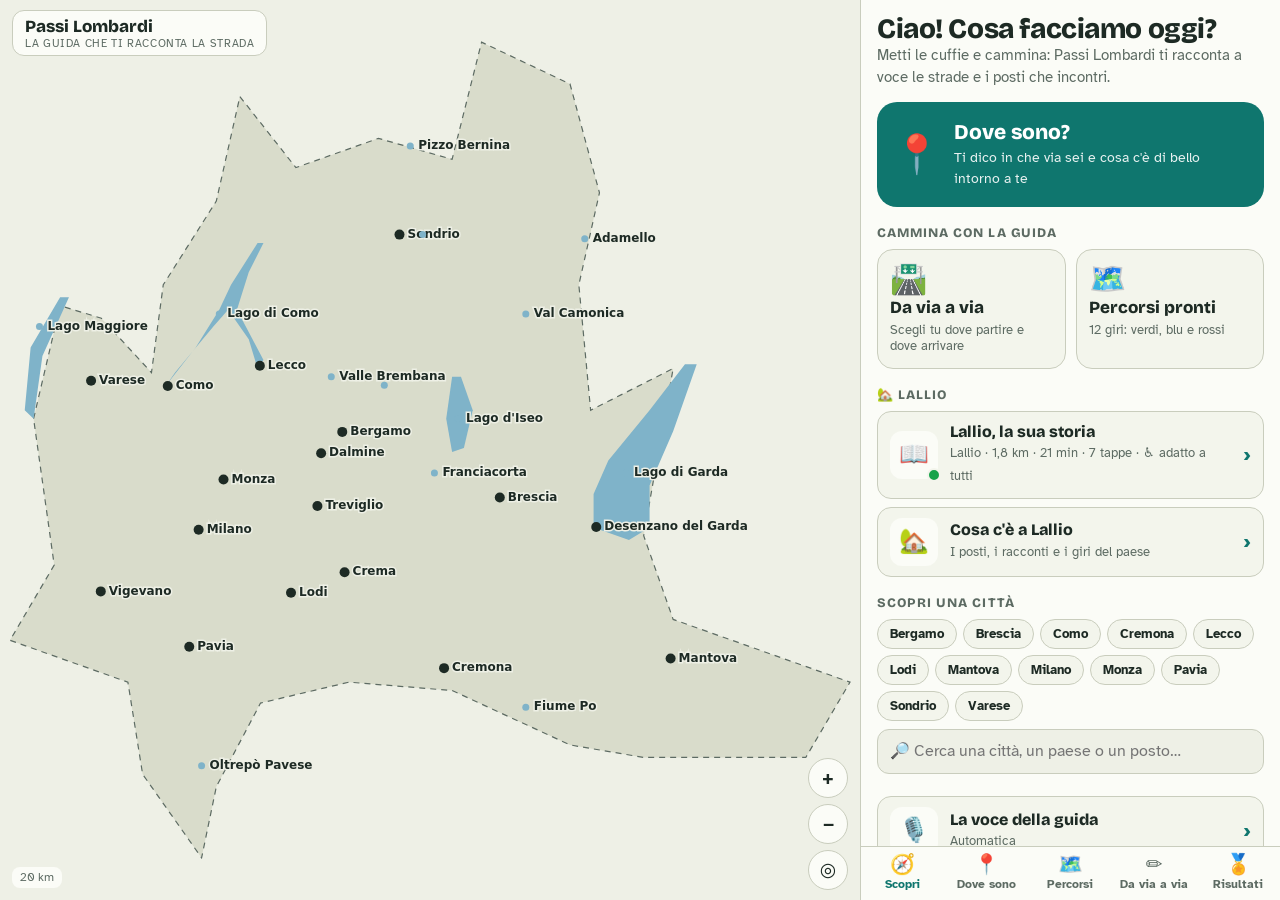
<file: index.html>
<!doctype html>
<html lang="it"><head><meta charset="utf-8"><meta name="viewport" content="width=device-width,initial-scale=1,viewport-fit=cover"><meta name="theme-color" content="#0f766e"><meta name="description" content="Passi Lombardi: la guida a voce per camminare, correre e pedalare in Lombardia."><link rel="manifest" href="manifest.json"><link rel="icon" href="icona-192.png"><link rel="apple-touch-icon" href="icona-180.png"><style>*{box-sizing:border-box}html,body{margin:0}</style></head><body>
<title>Passi Lombardi</title>
<meta name="claude:viewport-fit-sides" content="cover">
<link rel="stylesheet" href="https://fonts.googleapis.com/css2?family=Bricolage+Grotesque:opsz,wght@12..96,600;12..96,800&family=Atkinson+Hyperlegible:wght@400;700&display=swap">
<style>
/* Layout: mappa topografica sempre visibile; sotto (telefono) o a destra (computer) le schermate dell'app: Home → Percorso → In cammino */
:root{--carta:#eef0e6;--terra:#d9dccb;--inchiostro:#1d2a24;--tenue:#5d6b63;--lago:#7fb3c9;--percorso:#c2410c;--tu:#0f766e;--pannello:#fbfcf7;--linea:#c9cdbd;--accento:#0f766e;--su-accento:#ffffff;--scheda:#f3f5ec;
 --f-titolo:'Bricolage Grotesque',system-ui,sans-serif;--f-testo:'Atkinson Hyperlegible',system-ui,sans-serif}
@media (prefers-color-scheme:dark){:root:not([data-theme="light"]){--carta:#151d19;--terra:#1e2823;--inchiostro:#e7eee9;--tenue:#9aaba1;--lago:#2f5f73;--percorso:#fb923c;--tu:#2dd4bf;--pannello:#1a231f;--linea:#2e3b34;--accento:#2dd4bf;--su-accento:#062520;--scheda:#212c27;color-scheme:dark}}
:root[data-theme="dark"]{--carta:#151d19;--terra:#1e2823;--inchiostro:#e7eee9;--tenue:#9aaba1;--lago:#2f5f73;--percorso:#fb923c;--tu:#2dd4bf;--pannello:#1a231f;--linea:#2e3b34;--accento:#2dd4bf;--su-accento:#062520;--scheda:#212c27;color-scheme:dark}
html,body{height:100%}
body{background:var(--carta);color:var(--inchiostro);font:16px/1.45 var(--f-testo);overflow:hidden}
#app{height:100%;display:grid;grid-template-rows:38% 62%}
#app.cammino{grid-template-rows:55% 45%}
@media (min-width:900px){#app,#app.cammino{grid-template-columns:1fr 420px;grid-template-rows:1fr}}
#mappa{position:relative;min-height:0;overflow:hidden;touch-action:none}
canvas{display:block;width:100%;height:100%}
.marchio{position:absolute;top:10px;left:max(12px,env(safe-area-inset-left,0px));background:var(--pannello);border:1px solid var(--linea);border-radius:12px;padding:5px 12px;font:800 17px var(--f-titolo)}
.marchio small{display:block;font:400 10.5px var(--f-testo);color:var(--tenue);letter-spacing:.06em;text-transform:uppercase}
.zoom{position:absolute;right:max(12px,env(safe-area-inset-right,0px));bottom:10px;display:flex;flex-direction:column;gap:6px}
.zoom button{width:40px;height:40px;border-radius:50%;border:1px solid var(--linea);background:var(--pannello);color:var(--inchiostro);font:700 19px var(--f-testo);cursor:pointer}
.scala{position:absolute;left:max(12px,env(safe-area-inset-left,0px));bottom:12px;font-size:12px;color:var(--tenue);background:var(--pannello);border-radius:8px;padding:2px 8px}
#pan{background:var(--pannello);border-top:1px solid var(--linea);overflow:auto;min-height:0;min-width:0}
@media (min-width:900px){#pan{border-top:0;border-left:1px solid var(--linea)}}
.sch{padding-block:14px 22px;padding-left:max(16px,env(safe-area-inset-left,0px));padding-right:max(16px,env(safe-area-inset-right,0px));display:flex;flex-direction:column;gap:14px}
.sch>*{flex-shrink:0}
h1{font:800 26px/1.1 var(--f-titolo);margin:0;letter-spacing:-.015em;text-wrap:balance}
h2{font:800 13px var(--f-titolo);margin:4px 0 0;letter-spacing:.08em;text-transform:uppercase;color:var(--tenue)}
.sotto{color:var(--tenue);margin:0;font-size:15px}
.indietro{align-self:flex-start;border:0;background:none;color:var(--accento);font:700 15px var(--f-testo);cursor:pointer;padding:0}
.lista{display:flex;flex-direction:column;gap:8px}
.card{box-sizing:border-box;display:grid;grid-template-columns:48px 1fr auto;gap:12px;align-items:center;text-align:left;border:1px solid var(--linea);background:var(--scheda);color:var(--inchiostro);border-radius:14px;padding:10px 12px;cursor:pointer;font:inherit;width:100%}
.card .ico{width:48px;height:48px;border-radius:12px;display:grid;place-items:center;font-size:24px;background:var(--pannello)}
.card b{display:block;font:800 16px/1.2 var(--f-titolo)}
.card small{color:var(--tenue);font-size:13px}
.card .fr{color:var(--accento);font-weight:700;font-size:20px}
.card.grande{border-color:var(--accento);box-shadow:inset 0 0 0 1px var(--accento)}
.cerca{width:100%;box-sizing:border-box;padding:10px 12px;border-radius:12px;border:1px solid var(--linea);background:var(--carta);color:var(--inchiostro);font:inherit}
.dati{display:flex;gap:8px;flex-wrap:wrap}
.dati span{background:var(--scheda);border-radius:999px;padding:4px 12px;font-size:14px;font-weight:700;font-variant-numeric:tabular-nums}
.tappe{list-style:none;margin:0;padding:0;display:flex;flex-direction:column}
.tappe li{display:grid;grid-template-columns:30px 1fr auto;gap:10px;align-items:center;padding:9px 0;border-top:1px solid var(--linea)}
.tappe .n{width:26px;height:26px;border-radius:50%;background:var(--percorso);color:#fff;display:grid;place-items:center;font:800 13px var(--f-titolo)}
.tappe li.fatta .n{background:var(--tenue)}
.tappe b{font-weight:700}
.tappe small{display:block;color:var(--tenue);font-size:13px}
.play{width:38px;height:38px;border-radius:50%;border:1px solid var(--linea);background:var(--pannello);color:var(--accento);cursor:pointer;font-size:15px}
.btn{border:0;border-radius:999px;padding:13px 20px;font:700 16px var(--f-testo);cursor:pointer;background:var(--terra);color:var(--inchiostro)}
.btn.primo{background:var(--accento);color:var(--su-accento)}
.btn.lungo{width:100%}
button:focus-visible,select:focus-visible,input:focus-visible{outline:3px solid var(--percorso);outline-offset:2px}
.riga{display:flex;gap:10px;flex-wrap:wrap;align-items:center;font-size:14px;color:var(--tenue)}
select{background:var(--carta);color:var(--inchiostro);border:1px solid var(--linea);border-radius:10px;padding:9px;font:inherit;width:100%}
label.campo{display:flex;flex-direction:column;gap:4px;font-weight:700;font-size:14px}
.player{background:var(--scheda);border-radius:16px;padding:12px;display:flex;flex-direction:column;gap:8px}
.player .top{display:flex;gap:12px;align-items:center}
.player .gplay{width:54px;height:54px;border-radius:50%;border:0;background:var(--accento);color:var(--su-accento);font-size:22px;cursor:pointer;flex:0 0 auto}
.player .tit{min-width:0}
.player .tit small{color:var(--percorso);font-weight:700;font-size:13px}
.player .tit b{display:block;font:800 19px/1.2 var(--f-titolo)}
.barra{height:6px;border-radius:3px;background:var(--linea);overflow:hidden}
.barra i{display:block;height:100%;width:0;background:var(--accento);transition:width .2s}
.player p{margin:0;font-size:15.5px}
.prossima{display:flex;justify-content:space-between;gap:10px;align-items:center;border:1px dashed var(--linea);border-radius:12px;padding:8px 12px;font-size:14px}
.prossima b{font-size:16px}
.stato{display:grid;grid-template-columns:repeat(3,1fr);gap:8px;font-variant-numeric:tabular-nums}
.stato div{background:var(--scheda);border-radius:10px;padding:6px 10px}
.stato small{display:block;color:var(--tenue);font-size:11px;text-transform:uppercase;letter-spacing:.06em}
.stato b{font:800 18px var(--f-titolo)}
.nota{font-size:12.5px;color:var(--tenue);margin:0}
.chips{display:flex;gap:6px;flex-wrap:wrap}
.chips button{border:1px solid var(--linea);background:var(--scheda);color:var(--inchiostro);border-radius:999px;padding:6px 12px;font:700 13px var(--f-testo);cursor:pointer}
.chips button[aria-pressed="true"]{background:var(--accento);color:var(--su-accento);border-color:var(--accento)}
#pan{display:flex;flex-direction:column}
#scroll{flex:1;overflow:auto;min-height:0}
nav.tab{flex:0 0 auto;display:grid;grid-template-columns:repeat(5,1fr);border-top:1px solid var(--linea);background:var(--pannello);padding-bottom:env(safe-area-inset-bottom,0px)}
nav.tab button{border:0;background:none;color:var(--tenue);font:700 12px var(--f-testo);padding:8px 2px 9px;cursor:pointer;display:flex;flex-direction:column;align-items:center;gap:2px}
nav.tab button span{font-size:20px;line-height:1}
nav.tab button[aria-current="page"]{color:var(--accento)}
#app.cammino nav.tab{display:none}
.liv{display:inline-block;width:11px;height:11px;border-radius:50%;margin-right:5px;vertical-align:-1px}
.liv.verde{background:#16a34a}.liv.blu{background:#2563eb}.liv.rosso{background:#dc2626}
.card .ico{position:relative}
.card .ico .liv{position:absolute;right:-3px;bottom:-3px;width:14px;height:14px;border:2px solid var(--scheda);margin:0}
.interr{display:flex;flex-direction:column;gap:6px}
.interr label{display:flex;justify-content:space-between;align-items:center;gap:10px;background:var(--scheda);border-radius:12px;padding:10px 12px;font-weight:700;cursor:pointer}
.interr input{width:22px;height:22px;accent-color:var(--accento)}
.stato{grid-template-columns:repeat(2,1fr)}
@media (min-width:420px){.stato{grid-template-columns:repeat(4,1fr)}}
.eser{background:var(--scheda);border:2px solid var(--percorso);border-radius:16px;padding:12px;display:flex;gap:12px;align-items:center}
.eser .big{font-size:40px}
.via-in{display:flex;flex-direction:column;gap:6px;background:var(--scheda);border-radius:12px;padding:10px}
.via-in input{padding:9px;border-radius:10px;border:1px solid var(--linea);background:var(--carta);color:var(--inchiostro);font:inherit}
.via-in .ok{color:var(--accento);font-weight:700;font-size:14px}
.via-in .btn{padding:9px 14px;font-size:14px}
.btn.attesa{background:var(--percorso);color:#fff}
.legenda{display:flex;gap:12px;flex-wrap:wrap;font-size:13px;color:var(--tenue)}
.res{display:grid;grid-template-columns:repeat(3,1fr);gap:8px}
.res div{background:var(--scheda);border-radius:12px;padding:10px;text-align:center}
.res b{display:block;font:800 22px var(--f-titolo)}
.res small{color:var(--tenue);font-size:12px}
.ciao h1{font-size:28px}
.passi3{display:grid;grid-template-columns:repeat(3,1fr);gap:8px;counter-reset:p}
.passi3 div{background:var(--scheda);border-radius:14px;padding:10px 8px;text-align:center;font-size:13px;line-height:1.25}
.passi3 div b{display:block;font-size:24px;margin-bottom:2px}
.tiles{display:grid;grid-template-columns:1fr 1fr;gap:10px}
.tile{border:1px solid var(--linea);background:var(--scheda);color:var(--inchiostro);border-radius:16px;padding:14px 12px;text-align:left;cursor:pointer;font:inherit;display:flex;flex-direction:column;gap:4px;min-height:104px}
.tile .e{font-size:30px;line-height:1}
.tile b{font:800 17px/1.15 var(--f-titolo)}
.tile small{color:var(--tenue);font-size:13px;line-height:1.25}
.tile.forte{background:var(--accento);color:var(--su-accento);border-color:var(--accento)}
.tile.forte small{color:inherit;opacity:.85}
.passo-n{display:flex;gap:10px;align-items:flex-start}
.passo-n>.num{flex:0 0 30px;height:30px;border-radius:50%;background:var(--accento);color:var(--su-accento);display:grid;place-items:center;font:800 15px var(--f-titolo)}
.passo-n>div{flex:1;min-width:0;display:flex;flex-direction:column;gap:8px}
.passo-n h3{margin:4px 0 0;font:800 18px var(--f-titolo)}
.seg{display:grid;grid-template-columns:1fr 1fr;background:var(--scheda);border-radius:12px;padding:3px;gap:3px}
.seg button{border:0;border-radius:9px;padding:8px;background:none;color:var(--inchiostro);font:700 14px var(--f-testo);cursor:pointer}
.seg button[aria-pressed="true"]{background:var(--pannello);box-shadow:0 1px 3px rgba(0,0,0,.15)}
.qui{background:var(--scheda);border-radius:16px;padding:12px;display:flex;flex-direction:column;gap:4px}
.qui small{color:var(--tenue);font-size:12px;text-transform:uppercase;letter-spacing:.06em;font-weight:700}
.qui b{font:800 20px var(--f-titolo)}
.avviso{background:var(--scheda);border-left:4px solid var(--percorso);border-radius:10px;padding:10px 12px;font-size:14px}
.gioco{background:var(--scheda);border-radius:12px;padding:8px 12px;font-size:14.5px}
.attrib{position:absolute;right:62px;bottom:10px;font-size:10px;color:var(--tenue);background:var(--pannello);border-radius:6px;padding:1px 6px;display:none}
.attrib.on{display:block}
input.testo,textarea{padding:9px;border-radius:10px;border:1px solid var(--linea);background:var(--carta);color:var(--inchiostro);font:inherit;width:100%;box-sizing:border-box}
.sugg{display:flex;flex-direction:column;gap:6px}
.sugg:empty{display:none}
.sugg button{text-align:left;border:1px solid var(--linea);background:var(--pannello);color:var(--inchiostro);border-radius:12px;padding:10px 12px;font:inherit;cursor:pointer}
.sugg small{color:var(--tenue)}
.link{align-self:flex-start;border:0;background:none;color:var(--accento);font:700 14px var(--f-testo);cursor:pointer;padding:4px 0;text-align:left}
.link.attesa{color:var(--percorso)}
.grande-dove{border:0;border-radius:20px;padding:18px 16px;background:var(--accento);color:var(--su-accento);text-align:left;font:inherit;cursor:pointer;display:grid;grid-template-columns:auto 1fr;gap:4px 14px;align-items:center}
.grande-dove .e{font-size:38px;grid-row:span 2}
.grande-dove b{font:800 21px/1.15 var(--f-titolo)}
.grande-dove small{opacity:.9;font-size:14px}
.sezione{display:flex;flex-direction:column;gap:8px}
.qui .dirvia{font-size:14px;color:var(--tenue)}
</style>

<div id="app">
 <div id="mappa"><canvas id="cv" aria-label="Mappa della Lombardia"></canvas>
  <div class="marchio">Passi Lombardi<small>la guida che ti racconta la strada</small></div>
  <div class="zoom"><button id="zin" aria-label="Avvicina">+</button><button id="zout" aria-label="Allontana">−</button><button id="segui" aria-label="Centra su di te">◎</button></div>
  <div class="scala" id="scala">1 km</div><div class="attrib" id="attrib">© OpenStreetMap</div>
 </div>
 <div id="pan"><div id="scroll"></div><nav class="tab" aria-label="Menu">
  <button data-tab="home"><span>🧭</span>Scopri</button><button data-tab="dove"><span>📍</span>Dove sono</button><button data-tab="percorsi"><span>🗺️</span>Percorsi</button><button data-tab="crea"><span>✏️</span>Da via a via</button><button data-tab="risultati"><span>🏅</span>Risultati</button></nav></div>
</div>

<script>
// [nome, lat, lon, raggio in metri, tipo, racconto]
// tipo: c = città, p = paese, m = monumento, n = natura (lago, monte, fiume, parco)
const LUOGHI=[
// ---- Lallio e dintorni ----
['Lallio',45.6636,9.6289,1200,'p','Sei a Lallio, che in dialetto si chiama Lai. È un paese piccolo, poco più di due chilometri quadrati, a circa cinque chilometri da Bergamo, e ci vivono più di quattromiladuecento persone. Il suo tesoro è la chiesa di San Bernardino, piena di affreschi antichi. E il nome? Forse viene dal latino alea, che vuol dire dado da gioco: per questo nello stemma del paese c\'è una scacchiera.'],
['Treviolo',45.6727,9.6136,1300,'p','Stai passando vicino a Treviolo, un paese tra Bergamo e il fiume Brembo. Una volta qui c\'erano soprattutto campi e cascine; oggi ci sono case, negozi e piste ciclabili.'],
['Dalmine',45.6472,9.6056,2000,'c','Lì vicino c\'è Dalmine, famosa in tutto il mondo per la sua grande acciaieria, che fa tubi d\'acciaio da più di cento anni. Molte case del paese sono state costruite proprio per chi lavorava in fabbrica.'],
['Stezzano',45.6499,9.6517,1300,'p','Qui vicino c\'è Stezzano, un paese della pianura con un parco tecnologico tutto rosso, il Kilometro Rosso, dove lavorano scienziati e ingegneri.'],
['Curno',45.6895,9.6131,1200,'p','Ecco Curno, alle porte di Bergamo. È un paese pieno di negozi, ma ha anche un centro antico con la sua chiesa.'],
['Aeroporto di Orio al Serio',45.6689,9.7042,2500,'m','Laggiù c\'è l\'aeroporto di Bergamo Orio al Serio, uno dei più usati d\'Italia. Se guardi in alto, forse vedi un aereo che decolla o atterra.'],
['Grassobbio',45.6563,9.7246,1200,'p','Qui c\'è Grassobbio, vicino al fiume Serio e all\'aeroporto. Lungo il fiume c\'è un bel parco per camminare.'],
// ---- Bergamo ----
['Bergamo',45.6983,9.6773,3500,'c','Benvenuto a Bergamo! La città ha due parti: Bergamo Bassa, in pianura, moderna e piena di vita, e Bergamo Alta, la Città Alta, chiusa dentro le mura veneziane in cima al colle. Bergamo è circondata dalle Prealpi e dalla pianura.'],
['Stazione di Bergamo',45.6908,9.6752,250,'m','Sei alla stazione di Bergamo. Da qui partono i treni per Milano, Brescia e Lecco. Davanti alla stazione comincia il viale lungo e dritto che porta verso Città Alta.'],
['Porta Nuova',45.6956,9.6704,250,'m','Questa è Porta Nuova, con due piccoli edifici a colonne che sembrano templi greci. È il cuore di Bergamo Bassa: da qui si vede la Città Alta sul colle, proprio davanti a te.'],
['Sentierone',45.6948,9.6713,250,'m','Ecco il Sentierone, la passeggiata più famosa di Bergamo Bassa, con alberi, panchine e bar. Qui vicino c\'è il Teatro Donizetti, dedicato al grande compositore di opere nato a Bergamo.'],
['Teatro Donizetti',45.6941,9.6738,200,'m','Questo è il Teatro Donizetti. Gaetano Donizetti era un musicista nato a Bergamo duecento anni fa: scriveva opere liriche, cioè storie cantate, che ancora oggi si ascoltano in tutto il mondo.'],
['Funicolare di Città Alta',45.6997,9.6657,200,'m','Questa è la funicolare: un trenino che sale in salita, tirato da un cavo, dal 1887. In pochi minuti ti porta da Bergamo Bassa fino in Città Alta.'],
['Mura veneziane',45.7010,9.6640,350,'m','Stai vedendo le Mura veneziane di Bergamo. Le hanno costruite i veneziani più di quattrocento anni fa per difendere la città. Sono lunghe più di sei chilometri e sono patrimonio dell\'umanità UNESCO. Da sopra le mura si vede tutta la pianura.'],
['Porta San Giacomo',45.7006,9.6619,200,'m','Questa è Porta San Giacomo, la porta più elegante delle mura, tutta di pietra bianca e rosa. Una volta di notte le porte venivano chiuse e nessuno poteva entrare.'],
['Piazza Vecchia',45.7037,9.6625,180,'m','Sei in Piazza Vecchia, il cuore di Città Alta. Al centro c\'è la fontana Contarini, con i leoni. Davanti a te c\'è il Palazzo della Ragione, il più antico palazzo comunale d\'Italia, e accanto la torre civica, il Campanone, che ogni sera alle dieci suona cento rintocchi.'],
['Cappella Colleoni',45.7032,9.6620,140,'m','Questa è la Cappella Colleoni, con la facciata di marmi bianchi, rossi e neri. Bartolomeo Colleoni era un famoso comandante di soldati: la fece costruire per essere sepolto qui. Accanto c\'è la basilica di Santa Maria Maggiore, piena di decorazioni d\'oro.'],
['Rocca di Bergamo',45.7044,9.6670,200,'m','Ecco la Rocca, una fortezza sul colle di Sant\'Eufemia. Dentro c\'è un museo e intorno un parco, da cui si vede la città dall\'alto.'],
['Castello di San Vigilio',45.7078,9.6505,250,'m','Sei sul colle di San Vigilio, il punto più alto di Bergamo. Qui c\'è un antico castello e una vista bellissima: nelle giornate limpide si vedono gli Appennini, dall\'altra parte della pianura.'],
['Accademia Carrara',45.7041,9.6758,200,'m','Qui c\'è l\'Accademia Carrara, un museo pieno di quadri famosi, dipinti da grandi artisti italiani come Raffaello, Mantegna e Botticelli.'],
['Stadio di Bergamo',45.7088,9.6808,300,'m','Laggiù c\'è lo stadio di Bergamo, dove gioca l\'Atalanta. Nei giorni di partita si sentono i tifosi cantare da lontano.'],
// ---- Valli bergamasche ----
['Valle Brembana',45.8300,9.6400,6000,'n','Stai entrando nella Valle Brembana, la valle del fiume Brembo. Ci sono paesi di montagna, ponti di pietra e boschi. Più in alto ci sono le piste da sci e i laghetti alpini.'],
['San Pellegrino Terme',45.8357,9.6644,1200,'p','Ecco San Pellegrino Terme, famosa per la sua acqua minerale e per il Casinò, un palazzo elegante in stile liberty di più di cento anni fa.'],
['Valle Seriana',45.8100,9.8200,6000,'n','Qui comincia la Valle Seriana, la valle del fiume Serio. Una volta era piena di fabbriche di tessuti. In fondo alla valle ci sono le Cascate del Serio, tra le più alte d\'Italia.'],
['Clusone',45.8870,9.9481,1200,'p','Sei a Clusone, in Val Seriana. Qui c\'è un affresco famoso, la Danza Macabra, dove gli scheletri ballano con re, ricchi e poveri: voleva dire che davanti alla morte siamo tutti uguali.'],
['Cascate del Serio',46.0347,10.0115,1500,'n','Qui vicino ci sono le Cascate del Serio: l\'acqua salta giù per più di trecento metri. Si aprono solo in alcuni giorni d\'estate, quando aprono la diga, e arriva tanta gente a vederle.'],
['Crespi d\'Adda',45.5935,9.5376,700,'m','Questo è Crespi d\'Adda, un villaggio costruito alla fine dell\'Ottocento da una famiglia di industriali per gli operai della loro fabbrica di cotone. C\'erano case, scuola, chiesa e ospedale. È patrimonio dell\'umanità UNESCO.'],
['Treviglio',45.5210,9.5930,1500,'c','Sei a Treviglio, nella Bassa bergamasca. In piazza c\'è una grande torre campanaria, e vicino c\'è il santuario della Madonna delle Lacrime.'],
['Caravaggio',45.4972,9.6430,1500,'p','Ecco Caravaggio. Da qui prende il nome il grande pittore Michelangelo Merisi, detto il Caravaggio, che ha cambiato il modo di dipingere la luce. Poco fuori dal paese c\'è un enorme santuario.'],
['Lago di Endine',45.7790,9.9420,2500,'n','Qui c\'è il Lago di Endine, un lago lungo e stretto tra i monti. D\'inverno, quando fa molto freddo, a volte gela.'],
// ---- Milano ----
['Milano',45.4642,9.1900,6000,'c','Benvenuto a Milano, il capoluogo della Lombardia e una delle città più grandi d\'Italia. È la città della moda, del lavoro, dei grattacieli e del Duomo. Ci vivono più di un milione e trecentomila persone.'],
['Duomo di Milano',45.4642,9.1916,220,'m','Davanti a te c\'è il Duomo di Milano, una delle chiese più grandi del mondo. L\'hanno costruito in quasi seicento anni! È tutto di marmo e ha più di tremila statue. In cima, sulla guglia più alta, brilla la Madonnina d\'oro.'],
['Galleria Vittorio Emanuele II',45.4659,9.1900,180,'m','Questa è la Galleria Vittorio Emanuele, una strada coperta da un tetto di vetro e ferro. Sul pavimento c\'è il mosaico di un toro: la tradizione dice che porta fortuna girare sopra con il tallone.'],
['Teatro alla Scala',45.4674,9.1895,180,'m','Ecco il Teatro alla Scala, uno dei teatri d\'opera più famosi del mondo. Fuori sembra semplice, ma dentro è tutto rosso e oro, con tantissimi palchi.'],
['Pinacoteca di Brera',45.4719,9.1881,250,'m','Sei a Brera, il quartiere degli artisti, con viuzze e piccoli bar. Qui c\'è la Pinacoteca, un museo con quadri bellissimi, come il Bacio di Francesco Hayez.'],
['Castello Sforzesco',45.4705,9.1793,280,'m','Questo è il Castello Sforzesco, costruito dai duchi di Milano, gli Sforza. Dentro ci sono musei e l\'ultima statua di Michelangelo. Leonardo da Vinci ha lavorato qui e ha dipinto una sala tutta coperta di alberi.'],
['Parco Sempione',45.4725,9.1752,400,'n','Ecco il Parco Sempione, il grande parco dietro al Castello. Qui i milanesi vengono a correre, a fare picnic e a giocare. Da qui si vede l\'Arco della Pace.'],
['Arco della Pace',45.4757,9.1725,200,'m','Questo è l\'Arco della Pace, un grande arco di marmo bianco. In cima ci sono sei cavalli di bronzo che tirano un carro. Lo hanno cominciato ai tempi di Napoleone.'],
['Santa Maria delle Grazie',45.4659,9.1709,200,'m','Qui c\'è la chiesa di Santa Maria delle Grazie. In una sala accanto c\'è l\'Ultima Cena di Leonardo da Vinci, uno dei dipinti più famosi del mondo. Per vederla bisogna prenotare, perché è molto delicata.'],
['Basilica di Sant\'Ambrogio',45.4623,9.1754,200,'m','Ecco la basilica di Sant\'Ambrogio, una delle chiese più antiche di Milano. Ambrogio è il santo patrono della città: il 7 dicembre a Milano è festa.'],
['Colonne di San Lorenzo',45.4580,9.1815,180,'m','Queste sono le Colonne di San Lorenzo: sedici colonne di marmo dell\'epoca degli antichi Romani, quando Milano si chiamava Mediolanum. Dietro c\'è la basilica di San Lorenzo.'],
['Darsena e Navigli',45.4525,9.1785,350,'n','Sei sui Navigli, i canali di Milano. Una volta le barche portavano qui il marmo per costruire il Duomo. Oggi sulle rive ci sono locali, mercatini e tanta gente la sera.'],
['Stazione Centrale',45.4862,9.2045,300,'m','Ecco la Stazione Centrale di Milano, enorme, con soffitti altissimi e statue. Ogni giorno passano qui centinaia di treni.'],
['Grattacielo Pirelli',45.4848,9.2004,250,'m','Quel grattacielo sottile è il Pirellone, costruito negli anni Cinquanta. Per tanto tempo è stato l\'edificio più alto d\'Italia.'],
['Piazza Gae Aulenti',45.4840,9.1895,250,'m','Sei nel quartiere di Porta Nuova, con i grattacieli moderni di vetro. La torre con la punta è la più alta d\'Italia. Qui vicino c\'è il Bosco Verticale: due palazzi coperti di alberi veri.'],
['Bosco Verticale',45.4855,9.1904,200,'m','Questi sono i palazzi del Bosco Verticale: sui balconi crescono centinaia di alberi e migliaia di piante. Puliscono l\'aria e ospitano uccellini.'],
['Stadio di San Siro',45.4781,9.1240,500,'m','Laggiù c\'è lo stadio di San Siro, dove giocano il Milan e l\'Inter. È uno degli stadi più grandi d\'Europa, con le sue torri a spirale.'],
['Idroscalo',45.4630,9.2880,1200,'n','Questo è l\'Idroscalo, un grande lago artificiale vicino all\'aeroporto di Linate. Una volta ci atterravano gli idrovolanti; oggi si fa canottaggio, si corre e si va in bici.'],
// ---- Monza e Brianza ----
['Monza',45.5845,9.2744,3000,'c','Sei a Monza, il capoluogo della Brianza. Nel Duomo c\'è la Corona Ferrea, una corona antichissima usata per incoronare i re d\'Italia.'],
['Villa Reale di Monza',45.5893,9.2747,350,'m','Questa è la Villa Reale di Monza, un palazzo enorme dove venivano i re d\'Italia. Dietro c\'è il Parco di Monza, uno dei parchi recintati più grandi d\'Europa.'],
['Autodromo di Monza',45.6206,9.2848,1500,'m','Dentro il parco c\'è l\'Autodromo di Monza, il Tempio della Velocità. Ogni anno qui si corre il Gran Premio d\'Italia di Formula 1.'],
// ---- Como, Lecco e il lago ----
['Como',45.8081,9.0852,2500,'c','Benvenuto a Como, sulla punta sud del Lago di Como. Qui è nato Alessandro Volta, che ha inventato la pila elettrica. La città antica è chiusa dentro mura medievali.'],
['Duomo di Como',45.8117,9.0853,180,'m','Ecco il Duomo di Como, fatto di marmo, con una grande cupola. Ai lati della porta ci sono le statue di Plinio il Vecchio e Plinio il Giovane, due scrittori romani nati a Como.'],
['Tempio Voltiano',45.8139,9.0765,200,'m','Questo edificio rotondo è il Tempio Voltiano, un museo dedicato ad Alessandro Volta. Dentro ci sono i suoi strumenti e le sue prime pile elettriche.'],
['Villa Olmo',45.8200,9.0680,250,'m','Ecco Villa Olmo, una grande villa bianca affacciata sul lago, con un giardino all\'italiana. D\'estate ci sono mostre e concerti.'],
['Brunate',45.8191,9.0960,800,'p','Lassù c\'è Brunate, il balcone sulle Alpi. Ci si arriva con la funicolare da Como, e dal faro si vedono il lago, la città e, nelle giornate limpide, il Monte Rosa.'],
['Lago di Como',45.9800,9.2600,9000,'n','Stai vicino al Lago di Como, chiamato anche Lario. Ha la forma di una Y rovesciata ed è uno dei laghi più profondi d\'Europa: in certi punti supera i quattrocento metri. Sulle rive ci sono ville eleganti e paesini colorati.'],
['Bellagio',45.9853,9.2575,900,'p','Ecco Bellagio, la perla del lago, proprio dove il lago si divide in due rami. Ha vicoli a scalini, giardini e ville storiche.'],
['Varenna',46.0105,9.2840,700,'p','Sei a Varenna, un borgo di case colorate sulla riva del lago. Sopra il paese c\'è il Castello di Vezio, da cui si vede tutto il lago.'],
['Lecco',45.8566,9.3977,2500,'c','Ecco Lecco, sul ramo del lago chiamato appunto ramo di Lecco. Qui Alessandro Manzoni ha ambientato I Promessi Sposi, con Renzo e Lucia. Sopra la città ci sono le montagne del Resegone.'],
['Resegone',45.8580,9.4740,4000,'n','Quella montagna con tante punte è il Resegone: si chiama così perché sembra una grande sega. È la montagna simbolo di Lecco.'],
['Grigne',45.9300,9.3870,5000,'n','Quelle montagne rocciose sono le Grigne, amate dagli scalatori. Si vedono anche da Milano quando il cielo è pulito.'],
// ---- Varese e Lago Maggiore ----
['Varese',45.8206,8.8251,2500,'c','Sei a Varese, la città giardino, piena di parchi e ville. Vicino ci sono sette laghi, e sopra la città c\'è il Sacro Monte.'],
['Sacro Monte di Varese',45.8600,8.7920,700,'m','Questo è il Sacro Monte di Varese: una strada in salita con quattordici cappelle piene di statue che raccontano storie della Madonna. È patrimonio dell\'umanità UNESCO.'],
['Lago Maggiore',45.9500,8.6500,8000,'n','Qui c\'è il Lago Maggiore, il secondo lago d\'Italia per grandezza. La sponda dove sei è lombarda; quella di fronte è piemontese, e il nord del lago è in Svizzera.'],
['Santa Caterina del Sasso',45.8838,8.6053,500,'m','Ecco l\'eremo di Santa Caterina del Sasso, un monastero costruito su una roccia a strapiombo sul Lago Maggiore. Sembra appeso alla montagna!'],
['Lago di Varese',45.8100,8.7300,3000,'n','Questo è il Lago di Varese. Nel lago c\'è un\'isolina, l\'Isolino Virginia, dove gli archeologi hanno trovato i resti di villaggi su palafitte di migliaia di anni fa.'],
// ---- Brescia e Garda ----
['Brescia',45.5416,10.2118,3500,'c','Benvenuto a Brescia, la seconda città della Lombardia. È chiamata la Leonessa d\'Italia per il coraggio dei suoi abitanti. Ha resti romani, un castello e tante piazze.'],
['Piazza della Loggia',45.5400,10.2198,180,'m','Questa è Piazza della Loggia, con il bel palazzo della Loggia e la torre dell\'orologio con due statue che battono le ore, i Macc de le ure.'],
['Castello di Brescia',45.5434,10.2245,300,'m','Ecco il Castello di Brescia, sul colle Cidneo. Ha mura, torri e cannoni, e dall\'alto si vede tutta la città.'],
['Brixia romana',45.5404,10.2269,200,'m','Qui ci sono i resti della Brescia romana, Brixia, con il Capitolium, un grande tempio con le colonne. Anche questo è patrimonio dell\'umanità UNESCO.'],
['Lago di Garda',45.6000,10.6400,10000,'n','Stai vicino al Lago di Garda, il lago più grande d\'Italia. Il clima qui è mite, e crescono ulivi e limoni come al mare.'],
['Desenzano del Garda',45.4710,10.5390,1300,'c','Sei a Desenzano, sulla riva sud del Garda. Ha un porticciolo vecchio con le barche e una villa romana con mosaici.'],
['Sirmione',45.4934,10.6080,800,'p','Ecco Sirmione, un paese su una penisola lunga e stretta che entra nel lago. Per entrare si passa sul ponte del Castello Scaligero, circondato dall\'acqua.'],
['Grotte di Catullo',45.5010,10.6063,400,'m','In punta alla penisola ci sono le Grotte di Catullo: non sono grotte, ma i resti di una villa romana enorme, affacciata sul lago.'],
['Salò',45.6070,10.5210,1200,'p','Sei a Salò, con un lungolago lunghissimo, uno dei più belli del Garda.'],
['Vittoriale degli Italiani',45.6230,10.5650,400,'m','Qui a Gardone Riviera c\'è il Vittoriale, la casa del poeta Gabriele D\'Annunzio. Nel giardino c\'è persino la prua di una nave vera!'],
['Limone sul Garda',45.8130,10.7910,900,'p','Ecco Limone sul Garda, famosa per le limonaie: giardini di limoni coltivati su terrazze, protetti da muri e pilastri.'],
['Franciacorta',45.6000,9.9900,6000,'n','Sei in Franciacorta, una zona di colline coperte di vigneti tra Brescia e il Lago d\'Iseo.'],
['Lago d\'Iseo',45.7300,10.0700,6000,'n','Questo è il Lago d\'Iseo, chiamato anche Sebino. In mezzo c\'è Monte Isola, l\'isola di lago più grande d\'Europa, dove non circolano le auto.'],
['Monte Isola',45.7150,10.0830,1500,'n','Ecco Monte Isola: un\'isola montagnosa in mezzo al lago, con piccoli paesi di pescatori. Ci si va in battello.'],
['Lovere',45.8120,10.0700,900,'p','Sei a Lovere, sulla punta nord del Lago d\'Iseo. È uno dei borghi più belli d\'Italia, con una piazza sul lago.'],
['Capo di Ponte',46.0300,10.3400,2500,'m','Qui in Val Camonica ci sono le incisioni rupestri: disegni scolpiti sulle rocce dagli uomini antichi, migliaia di anni fa. Ci sono cacciatori, animali e simboli. Sono state il primo patrimonio UNESCO d\'Italia.'],
['Val Camonica',45.9800,10.3000,9000,'n','Stai attraversando la Val Camonica, una lunga valle tra le montagne, percorsa dal fiume Oglio.'],
['Adamello',46.1600,10.5000,9000,'n','Laggiù c\'è il gruppo dell\'Adamello, con uno dei ghiacciai più grandi delle Alpi italiane.'],
// ---- Cremona, Lodi, Mantova ----
['Cremona',45.1335,10.0227,3000,'c','Benvenuto a Cremona, la città dei violini. Qui hanno lavorato grandi liutai come Antonio Stradivari: i suoi violini oggi valgono milioni. È famosa anche per il torrone.'],
['Torrazzo di Cremona',45.1335,10.0247,200,'m','Ecco il Torrazzo, il campanile di Cremona: alto più di cento metri, è uno dei campanili in muratura più alti del mondo. Ha un orologio astronomico enorme.'],
['Museo del Violino',45.1377,10.0213,200,'m','Qui c\'è il Museo del Violino, dove puoi vedere violini antichi preziosissimi e, a volte, ascoltarli suonare.'],
['Lodi',45.3138,9.5034,2000,'c','Sei a Lodi, una città sul fiume Adda. Ha una piazza grande con i portici, e il tempio dell\'Incoronata, tutto decorato d\'oro dentro.'],
['Mantova',45.1564,10.7914,3000,'c','Benvenuto a Mantova, circondata da tre laghi formati dal fiume Mincio. Per secoli è stata la città dei Gonzaga, una famiglia potente. È patrimonio dell\'umanità UNESCO.'],
['Palazzo Ducale di Mantova',45.1600,10.7990,300,'m','Questo è il Palazzo Ducale dei Gonzaga, una specie di città dentro la città, con centinaia di stanze. C\'è la Camera degli Sposi dipinta da Mantegna, con un buco nel soffitto finto da cui sembrano guardarti delle persone.'],
['Palazzo Te',45.1489,10.7944,250,'m','Ecco Palazzo Te, una villa per le feste dei Gonzaga. Nella Sala dei Giganti le pareti sono dipinte con giganti che crollano: sembra che il soffitto ti cada addosso!'],
['Sabbioneta',44.9990,10.4890,800,'p','Questa è Sabbioneta, la città ideale: un duca l\'ha costruita da zero, tutta insieme, con strade dritte e mura a stella.'],
['Fiume Po',45.0400,10.3000,7000,'n','Sei vicino al Po, il fiume più lungo d\'Italia. Segna il confine sud della Lombardia per tanti chilometri.'],
// ---- Pavia ----
['Pavia',45.1847,9.1582,2500,'c','Sei a Pavia, sul fiume Ticino. Ha una delle università più antiche del mondo e tante torri medievali.'],
['Ponte Coperto',45.1820,9.1550,250,'m','Ecco il Ponte Coperto sul Ticino: un ponte con un tetto sopra, e una piccola cappella in mezzo.'],
['Certosa di Pavia',45.2570,9.1405,600,'m','Questa è la Certosa di Pavia, un monastero meraviglioso con una facciata di marmi colorati e statue. Ci vivono ancora dei monaci.'],
['Vigevano',45.3170,8.8580,1500,'c','Sei a Vigevano. La sua Piazza Ducale, con i portici tutto intorno, è una delle più belle d\'Italia. Leonardo da Vinci è passato di qui.'],
['Oltrepò Pavese',44.9000,9.2000,9000,'n','Qui comincia l\'Oltrepò Pavese, la parte di Lombardia a sud del Po, con colline, vigneti e castelli.'],
['Fiume Ticino',45.3500,8.8400,5000,'n','Sei vicino al Ticino, un fiume con acqua chiara e boschi ai lati. Intorno c\'è il Parco del Ticino, dove vivono aironi e caprioli.'],
// ---- Sondrio e montagne ----
['Sondrio',46.1699,9.8715,2500,'c','Benvenuto a Sondrio, il capoluogo della Valtellina. Intorno, sulle montagne, ci sono i terrazzamenti con le vigne, costruiti a mano con muretti di pietra.'],
['Valtellina',46.1700,9.9500,12000,'n','Stai attraversando la Valtellina, la valle del fiume Adda tra le Alpi. Qui si mangiano i pizzoccheri e la bresaola.'],
['Teglio',46.1720,10.0640,900,'p','Ecco Teglio, il paese da cui prende il nome la Valtellina. È la patria dei pizzoccheri, la pasta di grano saraceno.'],
['Bormio',46.4670,10.3700,1500,'p','Sei a Bormio, famosa per le terme e per le piste da sci. Da qui parte la strada per il Passo dello Stelvio.'],
['Passo dello Stelvio',46.5286,10.4532,1500,'n','Lassù c\'è il Passo dello Stelvio, a più di duemilasettecento metri: una delle strade più alte d\'Europa, con decine di tornanti.'],
['Livigno',46.5380,10.1350,2000,'p','Ecco Livigno, un paese di alta montagna con tantissima neve d\'inverno. È uno dei posti più freddi d\'Italia.'],
['Chiavenna',46.3200,9.3980,1200,'p','Sei a Chiavenna, una cittadina antica tra le montagne, con i crotti: grotte naturali fresche dove si conservano i cibi.'],
['Pizzo Bernina',46.3820,9.9080,9000,'n','Laggiù, sul confine con la Svizzera, c\'è il Bernina, la montagna più alta della Lombardia, oltre quattromila metri.'],
// ---- fiumi ----
['Fiume Adda',45.6200,9.5100,3000,'n','Sei vicino all\'Adda, il fiume che esce dal Lago di Como e scende verso il Po. Leonardo da Vinci lo disegnava spesso.'],
['Fiume Brembo',45.7000,9.5900,2500,'n','Qui scorre il Brembo, il fiume che scende dalla Valle Brembana e si getta nell\'Adda.'],
['Fiume Serio',45.6700,9.7300,2500,'n','Questo è il Serio, il fiume della Valle Seriana. Più a sud passa vicino a Crema.'],
['Crema',45.3627,9.6852,1500,'c','Sei a Crema, una città elegante con un bel Duomo bianco e rosso e una piazza circondata dai portici.'],
];
// percorsi già pronti
const PERCORSI=[
 {id:'lallio',n:'Da Lallio a Città Alta',d:'Bergamo · a piedi',m:'piedi',p:[[45.6636,9.6289],[45.6626,9.6282],[45.6700,9.6420],[45.6800,9.6590],[45.6870,9.6700],[45.6908,9.6752],[45.6956,9.6704],[45.6948,9.6713],[45.6941,9.6738],[45.6965,9.6690],[45.6997,9.6657],[45.7006,9.6619],[45.7032,9.6620],[45.7037,9.6625],[45.7044,9.6670]]},
 {id:'milano',n:'Milano dal Duomo ai Navigli',d:'Milano · a piedi',m:'piedi',p:[[45.4642,9.1916],[45.4659,9.1900],[45.4674,9.1895],[45.4719,9.1881],[45.4705,9.1793],[45.4725,9.1752],[45.4757,9.1725],[45.4659,9.1709],[45.4623,9.1754],[45.4580,9.1815],[45.4525,9.1785]]},
 {id:'garda',n:'Desenzano–Sirmione',d:'Lago di Garda · di corsa',m:'corsa',p:[[45.4710,10.5390],[45.4660,10.5600],[45.4650,10.5800],[45.4710,10.6000],[45.4800,10.6050],[45.4934,10.6080],[45.5010,10.6063]]},
 {id:'como',n:'Como sul lungolago',d:'Como · a piedi',m:'piedi',p:[[45.8117,9.0853],[45.8125,9.0820],[45.8139,9.0765],[45.8170,9.0720],[45.8200,9.0680]]},
 {id:'giro',n:'Il giro della Lombardia',d:'tutti i capoluoghi · in auto',m:'auto',p:[[45.6983,9.6773],[45.8566,9.3977],[45.8081,9.0852],[45.8206,8.8251],[45.4642,9.1900],[45.5845,9.2744],[45.1847,9.1582],[45.3138,9.5034],[45.1335,10.0227],[45.1564,10.7914],[45.5416,10.2118],[46.1699,9.8715]]},
];
// confine indicativo della Lombardia e i laghi (solo per orientarsi sulla mappa)
const CONFINE=[[45.73,8.63],[46.00,8.72],[45.97,8.86],[45.84,9.03],[46.05,9.07],[46.25,9.25],[46.50,9.33],[46.33,9.52],[46.40,9.80],[46.35,10.05],[46.63,10.15],[46.53,10.45],[46.27,10.55],[46.05,10.48],[45.75,10.52],[45.85,10.80],[45.45,10.70],[45.25,10.80],[45.10,11.40],[44.92,11.25],[44.92,10.70],[44.95,10.45],[45.08,10.05],[45.10,9.70],[45.05,9.40],[44.85,9.25],[44.68,9.20],[44.88,9.00],[45.10,8.95],[45.20,8.55],[45.38,8.70],[45.73,8.63]];
const LAGHI=[
 [[45.86,10.84],[45.75,10.72],[45.63,10.58],[45.55,10.53],[45.47,10.53],[45.44,10.65],[45.47,10.72],[45.57,10.72],[45.70,10.80],[45.86,10.88]],
 [[46.15,9.39],[46.05,9.30],[45.99,9.26],[45.90,9.18],[45.81,9.08],[45.84,9.11],[45.95,9.24],[45.99,9.29],[45.92,9.36],[45.85,9.39],[45.87,9.41],[45.99,9.32],[46.08,9.36],[46.15,9.41]],
 [[46.02,8.72],[45.90,8.62],[45.75,8.60],[45.73,8.63],[45.88,8.66],[46.02,8.75]],
 [[45.83,10.05],[45.73,10.03],[45.65,10.05],[45.66,10.09],[45.75,10.12],[45.83,10.08]]
];

// il giro di Lallio: racconti a capitoli lungo un giro indicativo intorno al centro (le vie vere arriveranno con la mappa del sito)
const LALLIO={n:'Lallio, la sua storia',d:'Lallio · a piedi · 7 racconti',m:'piedi',p:[[45.6636,9.6289],[45.6650,9.6310],[45.6662,9.6290],[45.6655,9.6262],[45.6636,9.6255],[45.6618,9.6268],[45.6614,9.6295],[45.6622,9.6318],[45.6636,9.6289]],
 cap:[[0,'Benvenuto a Lallio','Ciao, e benvenuto a Lallio! Qui, in dialetto bergamasco, il paese si chiama Lai. È un paese piccolo: in poco più di due chilometri quadrati ci vivono circa quattromiladuecento persone. Prova a guardare verso nord-est: nelle giornate limpide si vede il colle di Città Alta, a soli cinque chilometri. Oggi facciamo un viaggio nel tempo, e io ti accompagno passo dopo passo. Pronto? Si parte!'],
[0.14,'Il nome e lo stemma','Ti svelo un piccolo mistero: da dove viene il nome Lallio? Forse dal latino alea, che vuol dire dado da gioco. Si racconta che, tanto tempo fa, qui si fermassero d\'inverno i soldati romani, in un piccolo forte che controllava la strada per Bergamo. E nelle sere fredde, per passare il tempo, giocavano a dadi. Per ricordare quel dado, nello stemma del paese c\'è una scacchiera, con un angelo. Gioco: quando vedi lo stemma di Lallio, conta le caselle della scacchiera!'],
[0.28,'La chiesa di San Bernardino','Eccoci al tesoro di Lallio: la chiesa di San Bernardino. Immagina questo posto più di cinquecento anni fa: intorno solo campi, filari e qualche cascina. Verso il 1450, proprio l\'anno in cui Bernardino da Siena fu fatto santo, qui costruirono questa chiesa: è una delle prime dedicate a lui. Davanti c\'è un sagrato chiuso da un muro alto, con un portale di pietra. Ma la sorpresa è dentro: le pareti sono coperte di affreschi che raccontano la vita di Maria, quadro dopo quadro, come un fumetto antico. Li hanno dipinti Gerolamo Colleoni e Cristoforo Baschenis il vecchio. Oggi è monumento nazionale. Gioco: se entri, prova a seguire la storia di Maria da un quadro all\'altro.'],
[0.43,'La chiesa parrocchiale','Adesso guarda in alto: questa è la chiesa parrocchiale, dedicata ai santi Bartolomeo e Stefano. Sai che qui, nel tempo, ci sono state tre chiese? La prima era del Trecento, lontano dal centro. Quando fu abbandonata, sulle sue rovine fecero una cappelletta, che chiamano la cappelletta dei mortini, perché lì vicino si seppellivano i morti. Poi, al posto di questa, ci fu una chiesa del Settecento. Infine, all\'inizio del Novecento, l\'architetto Elia Fornoni progettò quella che vedi oggi. Gioco: guarda il campanile e prova a indovinare quanto è alto.'],
[0.58,'Mille anni di storia','Facciamo un salto indietro di più di mille anni! Il primo foglio scritto che parla di Lallio è dell\'11 settembre 875: è il testamento di un abitante di Stezzano. Nel Medioevo Lallio era come una porta per arrivare a Bergamo, e per difendersi qui c\'erano case fortificate. Poi arrivò la Repubblica di Venezia, che fece scavare canali per portare l\'acqua ai campi, come la roggia Colleonesca. Quell\'acqua faceva crescere il grano e girare i mulini. Gioco: se vedi un canale d\'acqua, segui con gli occhi dove va.'],
[0.73,'Un campione di Lallio','Lo sapevi che a Lallio è nato un campione di calcio? Si chiama Angelo Domenghini. Da bambino giocava a pallone proprio da queste parti, e poi è diventato fortissimo: con l\'Inter ha vinto due scudetti e una Coppa dei Campioni, con il Cagliari un altro scudetto, e con la Nazionale italiana il Campionato Europeo del 1968. Anche oggi a Lallio si gioca tanto a calcio, e chissà, magari il prossimo campione sei tu! Gioco: se passi vicino a un campo, prova a fare tre palleggi.'],
[0.88,'Lallio oggi','Ultima tappa! Una volta Lallio era un paese di campi e cascine, dove tutti si conoscevano. Dopo la guerra sono arrivate le fabbriche, soprattutto nella zona industriale a sud del paese, e con loro tante nuove famiglie. Oggi ci sono scuole, parchi e campi sportivi, ma le chiese antiche e i canali sono ancora qui a raccontare la sua storia. Il giro è finito: bravissimo! Adesso conosci Lallio meglio di tanti grandi.']]};

const ESERCIZI=[
['Saltelli','🤸','Fermati un momento. Fai dieci saltelli sul posto, leggeri, con le braccia che vanno su e giù. Poi riparti!'],
['Gambe forti','🦵','Fermati e metti i piedi larghi come le spalle. Piega le gambe come per sederti su una sedia, poi torna su. Fallo cinque volte.'],
['Braccia alla panchina','💪','Cerca una panchina. Appoggia le mani sul bordo, con il corpo dritto, e piega le braccia piano piano. Fallo cinque volte.'],
['Allungamento','🧘','Fermati e allunga le braccia verso il cielo, più in alto che puoi. Poi piegati piano e prova a toccare le punte dei piedi. Resta così mentre conti fino a dieci.'],
['Mulino a vento','🌀','Fai dieci giri grandi con le braccia in avanti, come le pale di un mulino. Poi dieci giri all\'indietro.'],
['Passi da gigante','👣','Per i prossimi venti passi fai dei passi lunghissimi, da gigante. Poi torna a camminare normale.']];
const FRASI={parti:'Si parte! Quando arrivi vicino a una tappa te la racconto io. Buon divertimento!',fine:'Sei arrivato! Bravissimo, hai finito tutto il percorso.',eser:'È il momento di un esercizio!'};

// Un piccolo gioco per i posti principali: rende la storia più viva per i bambini
const GIOCHI={
'Lallio':'Gioco: quando vedi lo stemma di Lallio, conta le caselle della scacchiera!',
'Bergamo':'Gioco: guarda verso il colle e prova a trovare la torre più alta di Città Alta.',
'Porta Nuova':'Gioco: conta le colonne di uno dei due piccoli templi.',
'Funicolare di Città Alta':'Gioco: quando sali, guarda fuori e conta quante volte incroci l\'altra carrozza. Spoiler: una sola, proprio a metà strada!',
'Mura veneziane':'Gioco: cammina sulle mura e cerca il leone con le ali, il simbolo di Venezia.',
'Piazza Vecchia':'Gioco: cerca i leoni della fontana. E se sei qui alle dieci di sera, conta i rintocchi del Campanone: sono cento!',
'Cappella Colleoni':'Gioco: conta i colori dei marmi della facciata. Sono tre: bianco, rosso e nero!',
'Castello di San Vigilio':'Gioco: guarda verso la pianura e prova a riconoscere il Duomo di Milano, nelle giornate più limpide.',
'Aeroporto di Orio al Serio':'Gioco: conta quanti aerei vedi in cielo mentre cammini.',
'Stadio di Bergamo':'Gioco: sai di che colori è la maglia dell\'Atalanta? Nero e azzurro!',
'Milano':'Gioco: tra tutti i grattacieli, quale ti sembra il più alto?',
'Duomo di Milano':'Gioco: cerca la Madonnina d\'oro in cima alla guglia più alta. Brilla al sole!',
'Galleria Vittorio Emanuele II':'Gioco: trova il toro nel pavimento e fai un giro sul tallone, come vuole la tradizione.',
'Castello Sforzesco':'Gioco: conta le torri che vedi davanti al castello.',
'Arco della Pace':'Gioco: conta i cavalli di bronzo in cima all\'arco. Devono essere sei!',
'Darsena e Navigli':'Gioco: guarda nell\'acqua e cerca un\'anatra o un pesce.',
'Bosco Verticale':'Gioco: questi palazzi hanno alberi sui balconi. Prova a contare quanti piani ha la torre più alta.',
'Monza':'Gioco: ascolta bene. Se c\'è una gara all\'autodromo, forse senti il rombo delle auto da lontano.',
'Como':'Gioco: guarda il lago e conta i battelli che vedi.',
'Tempio Voltiano':'Gioco: Alessandro Volta ha inventato la pila. Quante cose a pila hai in casa?',
'Brunate':'Gioco: da quassù cerca la città di Como e il lago che sembra una lunga strada d\'acqua.',
'Lago di Como':'Gioco: il lago ha la forma di una Y rovesciata. Riesci a vederla sulla mappa?',
'Lecco':'Gioco: guarda le montagne. Il Resegone ha tante punte come i denti di una sega: contale!',
'Varese':'Gioco: cerca il Sacro Monte sulla montagna, con le sue cappelle bianche.',
'Brescia':'Gioco: Brescia ha due duomi, uno vecchio e uno nuovo, uno accanto all\'altro. Quello vecchio è rotondo!',
'Piazza della Loggia':'Gioco: cerca la torre con l\'orologio. In cima ci sono due statue che battono le ore con il martello.',
'Castello di Brescia':'Gioco: dalle mura del castello prova a trovare la tua strada di prima.',
'Lago di Garda':'Gioco: il Garda è il lago più grande d\'Italia. Riesci a vedere l\'altra sponda?',
'Sirmione':'Gioco: entra nel paese passando sul ponte del castello e guarda il fossato pieno d\'acqua.',
'Cremona':'Gioco: Cremona è la città dei violini e del torrone. Quale dei due ti piace di più?',
'Torrazzo di Cremona':'Gioco: il Torrazzo ha un orologio astronomico enorme. Cerca il sole e la luna disegnati sul quadrante.',
'Mantova':'Gioco: Mantova è circondata dai laghi. Guarda l\'acqua e cerca i fiori di loto in estate.',
'Palazzo Te':'Gioco: dentro c\'è la Sala dei Giganti, dipinta su tutte le pareti. Sembra che il soffitto ti cada addosso!',
'Pavia':'Gioco: attraversa il Ponte Coperto e conta i passi da una riva all\'altra.',
'Lodi':'Gioco: cerca la grande piazza con i portici tutto intorno.',
'Sondrio':'Gioco: guarda i terrazzi sulle montagne: sono vigneti fatti a gradini.',
'Bormio':'Gioco: qui d\'inverno c\'è tanta neve. Quante montagne con la punta bianca vedi?',
'Crema':'Gioco: cerca il Duomo, con la facciata a punta che sembra un grande tetto.',
'Fiume Brembo':'Gioco: ascolta il rumore dell\'acqua. Corre veloce o piano?',
'Fiume Serio':'Gioco: lancia lo sguardo lungo il fiume e cerca un airone.',
'Treviolo':'Gioco: cerca una pista ciclabile e conta le biciclette che passano.',
'Dalmine':'Gioco: cerca le vecchie case degli operai, tutte simili tra loro.',
'Curno':'Gioco: cerca il campanile della chiesa antica.',
'Stezzano':'Gioco: il Kilometro Rosso è un muro rosso lunghissimo. Riesci a vederlo dall\'autostrada?',
'Grassobbio':'Gioco: alza gli occhi: qui gli aerei passano bassi bassi!'
};

const $=id=>document.getElementById(id);
const esc=s=>String(s).replace(/[&<>"]/g,c=>({'&':'&amp;','<':'&lt;','>':'&gt;','"':'&quot;'}[c]));
const LAT0=45.6,KX=111320*Math.cos(LAT0*Math.PI/180),KY=110540;
const xy=(la,lo)=>[(lo-9.6)*KX,-(la-LAT0)*KY];
const dist=(a,b)=>{const p=xy(a[0],a[1]),q=xy(b[0],b[1]);return Math.hypot(p[0]-q[0],p[1]-q[1])};
const brg=(a,b)=>{const p=xy(a[0],a[1]),q=xy(b[0],b[1]);return (Math.atan2(q[0]-p[0],-(q[1]-p[1]))*180/Math.PI+360)%360};
const VEL={piedi:1.4,corsa:2.9,bici:5,auto:22},MODI={piedi:'🚶 A piedi',corsa:'🏃 Di corsa',bici:'🚲 In bici',auto:'🚗 In auto'};
const ICO={c:'🏙️',p:'🏡',m:'🏛️',n:'🌿',x:'⭐'},TIPO={c:'Città',p:'Paese',m:'Da vedere',n:'Natura',x:'Un posto tuo'};
const km=m=>m<1000?Math.round(m/10)*10+' m':(m/1000).toLocaleString('it-IT',{minimumFractionDigits:1,maximumFractionDigits:1})+' km';
const durata=(m,modo)=>{const min=Math.max(1,Math.round(m/VEL[modo]/60));return min<60?min+' min':Math.floor(min/60)+' h '+String(min%60).padStart(2,'0')};
const orologio=s=>{s=Math.round(s);const h=Math.floor(s/3600),m=Math.floor(s%3600/60),x=s%60;return (h?h+':'+String(m).padStart(2,'0'):m)+':'+String(x).padStart(2,'0')};
const LI=new Map(LUOGHI.map((L,i)=>[L,i]));const LP=n=>LUOGHI.find(x=>x[0]===n);
const storia=L=>L[5]+(GIOCHI[L[0]]?' '+GIOCHI[L[0]]:'');
// Sul sito vero ci sono GPS, mappa delle strade, ricerca delle vie e percorsi lungo le strade. Nell'anteprima no.
const SITO=/github\.io$|^localhost$/.test(location.hostname)&&!window.ANTEPRIMA;
// ---------- posti tuoi (salvati su questo telefono) ----------
let MIEI=[];try{MIEI=JSON.parse(localStorage.getItem('passi_miei')||'[]')}catch(e){}
function salvaMiei(){try{localStorage.setItem('passi_miei',JSON.stringify(MIEI))}catch(e){}}
const tutti=()=>LUOGHI.concat(MIEI.map(m=>[m.n,m.la,m.lo,80,'x',m.s]));
// ---------- stato ----------
const S={tour:null,rotta:null,cum:[],tot:0,fatto:0,va:false,pos:[45.6636,9.6289],dir:45,detti:new Set(),coda:[],parla:false,segui:true,modo:'piedi',vel:40,disegna:false,punti:[],racconti:true,esercizi:true,tempo:0,attesa:null,campi:null,gps:false,via:'',auto:true};
const V={cx:0,cy:0,z:0.002};
function livello(T){if(T.m==='auto')return null;const e=T.m==='bici'?T.tot/3:T.tot;return e<3000?'verde':e<8000?'blu':'rosso'}
// quanto devi essere vicino perché la guida racconti un posto: se no sta zitta
function raggio(L,modo){const t=L[4];if(t==='m'||t==='x')return Math.max(100,Math.min(L[3],180));if(t==='n')return Math.min(L[3],modo==='auto'?4000:1000);return Math.min(L[3],modo==='auto'?3000:900)}
const LIVN={verde:'Verde · facile',blu:'Blu · medio',rosso:'Rosso · lungo'};
const pallino=l=>l?`<i class="liv ${l}"></i>`:'';
// ---------- percorsi ----------
function lungo(p){const cum=[0];for(let i=1;i<p.length;i++)cum.push(cum[i-1]+dist(p[i-1],p[i]));return cum}
function proietta(p,cum,q){let best=[1e12,0];for(let i=1;i<p.length;i++){const a=xy(p[i-1][0],p[i-1][1]),b=xy(p[i][0],p[i][1]),c=xy(q[0],q[1]);const dx=b[0]-a[0],dy=b[1]-a[1],L=dx*dx+dy*dy||1;let t=((c[0]-a[0])*dx+(c[1]-a[1])*dy)/L;t=Math.max(0,Math.min(1,t));const d=Math.hypot(a[0]+dx*t-c[0],a[1]+dy*t-c[1]);if(d<best[0])best=[d,cum[i-1]+t*(cum[i]-cum[i-1])]}return best}
function tappeDi(T){const p=T.p,cum=lungo(p),tot=cum.at(-1);
 if(T.cap)return T.cap.map(([f,n,txt],i)=>({n,txt,at:f*tot,ico:'📖',clip:'C'+i,cerca:/San Bernardino/.test(n)?/bernardino/:/parrocchiale/.test(n)?/bartolomeo|parrocchial/:null}));
 const out=[];tutti().forEach(L=>{const [d,at]=proietta(p,cum,[L[1],L[2]]);const lim=raggio(L,T.m);if(d<=lim)out.push({n:L[0],txt:L[4]==='x'?L[5]:storia(L),at,ico:ICO[L[4]],L,clip:L[4]==='x'?null:'L'+LI.get(L)})});
 (T.vie||[]).forEach(v=>out.push({n:v.n,txt:v.txt,at:v.at,ico:v.ico||'🛣️',via:1,svolta:v.svolta}));
 return out.sort((a,b)=>a.at-b.at)}
function eserciziDi(T){if(T.m==='auto'||T.m==='bici')return [];const passo=T.m==='corsa'?1000:700,out=[];let k=0;
 for(let at=passo;at<T.tot-200&&out.length<6;at+=passo){if(T.tappe.some(t=>Math.abs(t.at-at)<120))at+=150;out.push({es:k%ESERCIZI.length,at});k++}return out}
const TOURS=[{...LALLIO,id:'lallio-storia',area:'Lallio'},...PERCORSI.map(P=>({...P,area:P.d.split(' · ')[0]}))];
const PROV=['Bergamo','Brescia','Como','Cremona','Lecco','Lodi','Mantova','Milano','Monza','Pavia','Sondrio','Varese'];
function giroDi(L){const c=[L[1],L[2]],R=L[4]==='c'?3500:3000;let resto=LUOGHI.filter(x=>x!==L&&dist(c,[x[1],x[2]])<=R&&(x[4]==='m'||x[4]==='n'||x[4]==='p'));if(resto.length<2)return null;
 resto=resto.slice(0,7);const p=[c];let q=c;while(resto.length){resto.sort((a,b)=>dist(q,[a[1],a[2]])-dist(q,[b[1],b[2]]));const x=resto.shift();q=[x[1],x[2]];p.push(q)}p.push(c);
 const T={n:'Il giro di '+L[0],d:L[0]+' · a piedi',area:L[0],m:'piedi',p,auto:1};T.tot=lungo(p).at(-1);if(T.tot>9000){T.m='bici';T.d=L[0]+' · in bici'}T.tappe=tappeDi(T);return T}
PROV.forEach(n=>{const L=LP(n);if(!L)return;const T=giroDi(L);if(T)TOURS.push(T)});
TOURS.forEach(T=>{T.tot=lungo(T.p).at(-1);T.tappe=tappeDi(T)});
const passaVicino=(T,c,R)=>T.p.some((q,i)=>i&&proietta([T.p[i-1],q],[0,dist(T.p[i-1],q)],c)[0]<R);
// ---------- servizi del sito vero: vie, strade, posti intorno ----------
async function cercaVia(testo,paese){if(!SITO)throw new Error('anteprima');const q=encodeURIComponent(testo+', '+paese+', Lombardia');
 const r=await fetch(`https://nominatim.openstreetmap.org/search?q=${q}&format=json&limit=1&countrycodes=it&accept-language=it`);const j=await r.json();if(!j.length)throw new Error('non trovata');return [+j[0].lat,+j[0].lon]}
async function suggerisciVie(testo,paese){if(!SITO)return [];const q=encodeURIComponent(testo+', '+paese+', Lombardia');
 try{const r=await fetch(`https://nominatim.openstreetmap.org/search?q=${q}&format=json&limit=6&countrycodes=it&accept-language=it&addressdetails=1`);const j=await r.json();const vist=new Set();
  return j.map(x=>{const a=x.address||{};const n=a.road||a.square||a.pedestrian||a.footway||x.name||x.display_name.split(',')[0];return {n,dove:a.village||a.town||a.city||'',pt:[+x.lat,+x.lon]}}).filter(x=>{const k=x.n+x.dove;if(vist.has(k))return false;vist.add(k);return true})}catch(e){return []}}
let ultVia=0,ultViaPos=null;
async function nomeVia(p){if(!SITO)return '';if(Date.now()-ultVia<4000||ultViaPos&&dist(p,ultViaPos)<40)return S.via;ultVia=Date.now();ultViaPos=p;
 try{const r=await fetch(`https://nominatim.openstreetmap.org/reverse?lat=${p[0]}&lon=${p[1]}&format=json&zoom=17&accept-language=it`);const j=await r.json();const a=j.address||{};S.paese=a.village||a.town||a.city||a.hamlet||S.paese||'';return a.square||a.road||a.pedestrian||a.footway||S.via}catch(e){return S.via}}
// percorso lungo le strade vere, con le svolte: «gira a destra in via Roma»
async function stradaTra(pts,modo,svolte){if(!SITO)return null;const prof=modo==='auto'?'routed-car':modo==='bici'?'routed-bike':'routed-foot';
 try{const r=await fetch(`https://routing.openstreetmap.de/${prof}/route/v1/driving/${pts.map(p=>p[1].toFixed(6)+','+p[0].toFixed(6)).join(';')}?overview=full&geometries=geojson${svolte?'&steps=true':''}`);const j=await r.json();if(!j.routes||!j.routes[0])return null;
  const p=j.routes[0].geometry.coordinates.map(c=>[c[1],c[0]]);if(!svolte)return p;
  const st=[];j.routes[0].legs.forEach(l=>l.steps.forEach(x=>{const m=x.maneuver;if(m.type==='arrive'||m.type==='depart'||!x.name)return;const prima=st.at(-1);if(prima&&prima.nome===x.name)return;st.push({nome:x.name,mod:m.modifier||'',tipo:m.type,pt:[m.location[1],m.location[0]]})}));
  return {p,st}}catch(e){return null}}
const SVOLTA={left:'gira a sinistra',right:'gira a destra','slight left':'tieni la sinistra','slight right':'tieni la destra','sharp left':'gira tutto a sinistra','sharp right':'gira tutto a destra',straight:'vai dritto',uturn:'torna indietro'};
const frase=v=>{const n=v.nome.replace(/^(via|viale|piazza|piazzale|corso|largo|vicolo|strada)\b/i,w=>w.toLowerCase());const pre=/^(via|viale|corso|vicolo|largo)\b/i.test(n)?'in ':/^(piazza|piazzale)\b/i.test(n)?'in ':'su ';
 if(v.tipo==='roundabout'||v.tipo==='rotary')return `Alla rotonda prendi ${n}`;const a=SVOLTA[v.mod]||'continua';return (a.charAt(0).toUpperCase()+a.slice(1))+' '+pre+n};
const ICOSV={left:'⬅️',right:'➡️','slight left':'↖️','slight right':'↗️','sharp left':'⬅️','sharp right':'➡️',straight:'⬆️',uturn:'↩️'};
const POI=new Map();let poiZone=new Set();
async function postiIntorno(p){if(!SITO)return;const k=p[0].toFixed(2)+','+p[1].toFixed(2);if(poiZone.has(k))return;poiZone.add(k);
 const q=`[out:json][timeout:20];(nwr(around:900,${p[0]},${p[1]})[name][~"^(amenity|historic|tourism|leisure)$"~"^(place_of_worship|school|library|townhall|theatre|monument|memorial|castle|church|ruins|museum|attraction|artwork|viewpoint|park|sports_centre|stadium|playground)$"];);out center tags 80;`;
 try{const r=await fetch('https://overpass-api.de/api/interpreter',{method:'POST',body:'data='+encodeURIComponent(q)});const j=await r.json();
  j.elements.forEach(e=>{const la=e.lat||e.center&&e.center.lat,lo=e.lon||e.center&&e.center.lon;if(!la||POI.has(e.type+e.id))return;POI.set(e.type+e.id,{n:e.tags.name,la,lo,t:e.tags,wiki:e.tags.wikipedia})})}catch(e){}}
const TIPI_POI={place_of_worship:'una chiesa',school:'una scuola',library:'una biblioteca',townhall:'il municipio',theatre:'un teatro',monument:'un monumento',memorial:'un monumento',castle:'un castello',church:'una chiesa',ruins:'delle rovine antiche',museum:'un museo',attraction:'un posto da vedere',artwork:'un\'opera d\'arte',viewpoint:'un punto panoramico',park:'un parco',sports_centre:'un centro sportivo',stadium:'uno stadio',playground:'un parco giochi'};
function tipoPoi(t){return TIPI_POI[t.amenity]||TIPI_POI[t.historic]||TIPI_POI[t.tourism]||TIPI_POI[t.leisure]||'un posto'}
async function raccontoPoi(P){// prima le storie scritte da noi, poi Wikipedia, poi una frase semplice
 const n=P.n.toLowerCase();if(/bernardino/.test(n)&&dist([P.la,P.lo],[45.6636,9.6289])<2500)return {txt:LALLIO.cap[2][2],clip:'C2'};
 if(/bartolomeo/.test(n)&&dist([P.la,P.lo],[45.6636,9.6289])<2500)return {txt:LALLIO.cap[3][2],clip:'C3'};
 const L=LUOGHI.find(x=>x[0].toLowerCase()===n);if(L)return {txt:storia(L),clip:'L'+LI.get(L)};
 if(P.wiki&&/^it:/.test(P.wiki)){try{const r=await fetch('https://it.wikipedia.org/api/rest_v1/page/summary/'+encodeURIComponent(P.wiki.slice(3)));const j=await r.json();if(j.extract){const f=j.extract.split(/(?<=\.)\s/).slice(0,3).join(' ');return {txt:f}}}catch(e){}}
 return {txt:`Qui c'è ${tipoPoi(P.t)}: ${P.n}. Guardati intorno e prova a trovarlo!`}}
// ---------- mappa ----------
const cv=$('cv'),g=cv.getContext('2d');let W=0,H=0,DPR=1;
const css=n=>getComputedStyle(document.documentElement).getPropertyValue(n).trim();
function size(){const r=cv.getBoundingClientRect();DPR=devicePixelRatio||1;W=r.width;H=r.height;cv.width=W*DPR;cv.height=H*DPR;draw()}
const toS=(la,lo)=>{const p=xy(la,lo);return [W/2+(p[0]-V.cx)*V.z,H/2+(p[1]-V.cy)*V.z]};
const fromS=(sx,sy)=>{const x=(sx-W/2)/V.z+V.cx,y=(sy-H/2)/V.z+V.cy;return [LAT0-y/KY,9.6+x/KX]};
function center(la,lo){const p=xy(la,lo);V.cx=p[0];V.cy=p[1]}
function fit(p,pad){let a=1e9,b=-1e9,c=1e9,d=-1e9;p.forEach(q=>{const s=xy(q[0],q[1]);a=Math.min(a,s[0]);b=Math.max(b,s[0]);c=Math.min(c,s[1]);d=Math.max(d,s[1])});V.cx=(a+b)/2;V.cy=(c+d)/2;V.z=Math.min((W-(pad||70))/Math.max(300,b-a),(H-(pad||90))/Math.max(300,d-c))}
function poly(pts,close){g.beginPath();pts.forEach((p,i)=>{const s=toS(p[0],p[1]);i?g.lineTo(s[0],s[1]):g.moveTo(s[0],s[1])});if(close)g.closePath()}
function puntoA(at){let i=1;while(i<S.cum.length-1&&S.cum[i]<at)i++;const a=S.rotta[i-1],b=S.rotta[i],k=(at-S.cum[i-1])/Math.max(1,S.cum[i]-S.cum[i-1]);return [a[0]+(b[0]-a[0])*k,a[1]+(b[1]-a[1])*k]}
// mappa delle strade (solo sul sito vero, quando sei vicino)
const TILE=new Map();
function tiles(){if(!SITO||V.z<0.012)return false;const Z=Math.max(10,Math.min(19,Math.round(Math.log2(156543*Math.cos(LAT0*Math.PI/180)*V.z*1.4))));const n=2**Z;
 const tx=lo=>(lo+180)/360*n,ty=la=>{const r=la*Math.PI/180;return (1-Math.log(Math.tan(r)+1/Math.cos(r))/Math.PI)/2*n};const lon=x=>x/n*360-180,lat=y=>Math.atan(Math.sinh(Math.PI*(1-2*y/n)))*180/Math.PI;
 const a=fromS(0,0),b=fromS(W,H);let ok=true;
 for(let x=Math.floor(tx(a[1]));x<=Math.floor(tx(b[1]));x++)for(let y=Math.floor(ty(a[0]));y<=Math.floor(ty(b[0]));y++){const k=Z+'/'+x+'/'+y;let im=TILE.get(k);
  if(!im){im=new Image();im.crossOrigin='anonymous';im.onload=()=>draw();im.src=`https://tile.openstreetmap.org/${k}.png`;TILE.set(k,im);if(TILE.size>400)TILE.delete(TILE.keys().next().value)}
  if(im.complete&&im.naturalWidth){const p=toS(lat(y),lon(x)),q=toS(lat(y+1),lon(x+1));g.drawImage(im,p[0],p[1],q[0]-p[0]+.5,q[1]-p[1]+.5)}else ok=false}
 return true}
function draw(){if(!W)return;g.setTransform(DPR,0,0,DPR,0,0);const C={carta:css('--carta'),terra:css('--terra'),ink:css('--inchiostro'),tenue:css('--tenue'),lago:css('--lago'),rot:css('--percorso'),tu:css('--tu'),pan:css('--pannello')};
 g.fillStyle=C.carta;g.fillRect(0,0,W,H);poly(CONFINE,1);g.fillStyle=C.terra;g.fill();g.setLineDash([6,5]);g.strokeStyle=C.tenue;g.lineWidth=1.2;g.stroke();g.setLineDash([]);
 LAGHI.forEach(l=>{poly(l,1);g.fillStyle=C.lago;g.fill()});
 const strade=tiles();$('attrib').classList.toggle('on',strade);
 const R=S.rotta||(S.disegna?S.punti:null);
 if(R&&R.length>1){g.lineCap='round';g.lineJoin='round';poly(R);g.strokeStyle=C.rot;g.lineWidth=6;g.globalAlpha=.45;g.stroke();g.globalAlpha=1;
  if(S.rotta&&S.fatto>0){const fp=[S.rotta[0]];for(let i=1;i<S.rotta.length;i++){if(S.cum[i]<=S.fatto)fp.push(S.rotta[i]);else{fp.push(S.pos);break}}poly(fp);g.stroke()}}
 if(R)R.forEach((p,i)=>{if(i&&i<R.length-1&&!S.disegna)return;const s=toS(p[0],p[1]);g.fillStyle=i?C.rot:C.pan;g.strokeStyle=C.rot;g.lineWidth=3;g.beginPath();g.arc(s[0],s[1],6,0,7);g.fill();g.stroke()});
 g.font='700 12px Atkinson Hyperlegible, system-ui';g.textBaseline='middle';
 if(schermo==='crea'&&S.campi)S.campi.forEach((c,i)=>{const p=puntoDi(c);if(!p)return;const s=toS(p[0],p[1]);g.fillStyle=C.rot;g.beginPath();g.arc(s[0],s[1],11,0,7);g.fill();g.fillStyle='#fff';g.textAlign='center';g.fillText(i===0?'A':i===S.campi.length-1?'B':i,s[0],s[1]+.5);g.textAlign='left';const t=nomeDi(c);g.lineWidth=3;g.strokeStyle=C.carta;g.strokeText(t,s[0]+14,s[1]);g.fillStyle=C.ink;g.fillText(t,s[0]+14,s[1])});
 if(S.tour&&S.esercizi&&S.rotta)S.tour.eser.forEach(e=>{const q=puntoA(e.at),s=toS(q[0],q[1]);g.font='16px system-ui';g.textAlign='center';g.fillText(S.detti.has('e'+e.at)?'✅':'💪',s[0],s[1]);g.textAlign='left'});
 const nums=new Map();if(S.tour)S.tour.tappe.forEach((t,i)=>{if(t.L)nums.set(t.L[0],i+1)});
 g.font='700 12px Atkinson Hyperlegible, system-ui';const placed=[];
 tutti().forEach(L=>{const s=toS(L[1],L[2]);if(s[0]<-60||s[1]<-20||s[0]>W+60||s[1]>H+20)return;const n=nums.get(L[0]),big=L[4]==='c'||(L[4]==='n'&&L[3]>5000);
  if(!n&&!(big||V.z>0.004&&L[4]!=='m'||V.z>0.05||L[4]==='x'&&V.z>0.01))return;const det=S.detti.has(L[0]);
  if(n){g.fillStyle=det?C.tenue:C.rot;g.beginPath();g.arc(s[0],s[1],10,0,7);g.fill();g.fillStyle='#fff';g.textAlign='center';g.fillText(n,s[0],s[1]+.5);g.textAlign='left'}
  else if(L[4]==='x'){g.font='15px system-ui';g.textAlign='center';g.fillText('⭐',s[0],s[1]);g.textAlign='left';g.font='700 12px Atkinson Hyperlegible, system-ui'}
  else{g.fillStyle=L[4]==='n'?C.lago:C.ink;g.beginPath();g.arc(s[0],s[1],L[4]==='c'?5:3.5,0,7);g.fill()}
  const ox=n?14:8,w=g.measureText(L[0]).width,bx=[s[0]+ox,s[1]-8,w,16];if(placed.some(b=>bx[0]<b[0]+b[2]&&bx[0]+bx[2]>b[0]&&bx[1]<b[1]+b[3]&&bx[1]+bx[3]>b[1]))return;placed.push(bx);
  g.lineWidth=3;g.strokeStyle=C.carta;g.strokeText(L[0],s[0]+ox,s[1]);g.fillStyle=C.ink;g.fillText(L[0],s[0]+ox,s[1])});
 if(schermo==='luogo'&&luogoSel){const s=toS(luogoSel[1],luogoSel[2]);g.strokeStyle=C.rot;g.lineWidth=3;g.beginPath();g.arc(s[0],s[1],13,0,7);g.stroke()}
 if(S.rotta||S.va||schermo==='dove'||schermo==='mio'){const s=toS(S.pos[0],S.pos[1]);g.save();g.translate(s[0],s[1]);g.rotate(S.dir*Math.PI/180);g.fillStyle=C.tu;g.globalAlpha=.18;g.beginPath();g.arc(0,0,22,0,7);g.fill();g.globalAlpha=1;
  g.beginPath();g.moveTo(0,-13);g.lineTo(9,9);g.lineTo(0,4);g.lineTo(-9,9);g.closePath();g.fill();g.strokeStyle=C.pan;g.lineWidth=2;g.stroke();g.restore()}
 const m=[50,100,200,500,1000,2000,5000,10000,20000,50000].find(v=>v*V.z>60)||50000;$('scala').textContent=m>=1000?(m/1000)+' km':m+' m'}
// ---------- voce: la più bella del telefono (quelle «naturali»), oppure Sara, la voce registrata ----------
let VOCI=[],voceIt=null,VOCE='auto';try{VOCE=localStorage.getItem('passi_voce')||'auto'}catch(e){}
const bella=v=>(/natural|neural|online|premium|enhanced|avanzat|migliorat/i.test(v.name)?3:0)+(/google/i.test(v.name)?2:0)+(/federica|alice|elsa|isabella|paola|emma|chiara/i.test(v.name)?1:0)+(v.localService===false?1:0)+(/it(-|_)IT/i.test(v.lang)?1:0);
function voci(){try{VOCI=speechSynthesis.getVoices().filter(x=>/^it/i.test(x.lang)).sort((a,b)=>bella(b)-bella(a))}catch(e){VOCI=[]}
 voceIt=VOCE!=='auto'&&VOCE!=='sara'?VOCI.find(v=>v.name===VOCE)||VOCI[0]||null:VOCI[0]||null;try{if(schermo==='voce')render()}catch(e){}}
// la voce registrata si usa se la scegli tu, o se il telefono non ha una voce bella
const registrata=()=>VOCE==='sara'||(VOCE==='auto'&&!(VOCI[0]&&bella(VOCI[0])>=3));
function scegliVoce(k){VOCE=k;try{localStorage.setItem('passi_voce',k)}catch(e){}voci();render();
 if(k==='sara')ascolta('Ciao!','','Fparti');else{zitto();dici('Ciao!','🎙️ Prova della voce','Ciao! Sono la tua guida. Ti racconto le cose belle che incontri per strada.')}}
try{voci();speechSynthesis.onvoiceschanged=voci}catch(e){}
const audio=new Audio();audio.preload='auto';let ora=null;
function barra(f){document.querySelectorAll('.barra i').forEach(b=>b.style.width=Math.min(100,f*100)+'%')}
audio.ontimeupdate=()=>{if(audio.duration)barra(audio.currentTime/audio.duration)};
function zitto(){S.coda=[];try{audio.pause();audio.onended=audio.onerror=null}catch(e){}try{speechSynthesis.cancel()}catch(e){}S.parla=false;ora=null;ui()}
function dici(tit,dove,txt,clip,extra){S.coda.push({tit,dove,txt,clip,...(extra||{})});prossimo()}
function prossimo(){if(S.parla||!S.coda.length)return;ora=S.coda.shift();S.parla=true;ui();barra(0);
 let finito=false;const fine=()=>{if(finito)return;finito=true;S.parla=false;barra(1);ui();setTimeout(prossimo,600)};
 const muto=()=>{const t0=Date.now(),D=Math.min(14000,2000+ora.txt.length*40);const k=setInterval(()=>{barra((Date.now()-t0)/D);if(Date.now()-t0>=D||finito){clearInterval(k);fine()}},200)};
 const sintesi=()=>{try{if(!('speechSynthesis' in window))throw 0;const tot=(ora.tit+'. '+ora.txt).length;const u=new SpeechSynthesisUtterance(ora.tit+'. '+ora.txt);u.lang='it-IT';if(voceIt)u.voice=voceIt;u.rate=.95;u.onboundary=e=>barra(e.charIndex/tot);u.onend=u.onerror=fine;speechSynthesis.speak(u);setTimeout(()=>{try{if(!speechSynthesis.speaking&&!finito)muto()}catch(e){muto()}},1500)}catch(e){muto()}};
 if(ora.clip&&registrata()){audio.onended=fine;audio.onerror=()=>{if(!finito)sintesi()};audio.src='a/'+ora.clip+'.mp3';const p=audio.play();if(p&&p.catch)p.catch(()=>{if(!finito){audio.onerror=null;sintesi()}})}
 else sintesi()}
function ascolta(tit,txt,clip){zitto();dici(tit,'Ascolta',txt,clip)}
// ---------- uscite salvate ----------
function uscite(){try{return JSON.parse(localStorage.getItem('passi_uscite')||'[]')}catch(e){return []}}
function salvaUscita(){if(S.fatto<100||S.salvata)return;S.salvata=1;const u=uscite();u.unshift({n:S.tour.n,m:S.modo,km:S.fatto,s:S.tempo,d:Date.now(),t:S.detti.size});try{localStorage.setItem('passi_uscite',JSON.stringify(u.slice(0,50)))}catch(e){}}
// ---------- schermate ----------
let schermo='home',luogoSel=null,filtro='',filtroT='tutti';
async function sullaStrada(T){if(!SITO||T.suStrada||T.lineaVera!==undefined)return;T.suStrada=1;const r=await stradaTra(T.p,T.m==='corsa'?'piedi':T.m);if(!r||r.length<2)return;
 T.p=r;T.tot=lungo(r).at(-1);T.tappe=tappeDi(T);T.eser=eserciziDi(T);if(S.tour===T&&!S.va&&S.fatto===0){prepara(T);if(schermo==='percorso'){fit(T.p);render()}}}
function prepara(T){sullaStrada(T);S.tour=T;T.eser=eserciziDi(T);S.rotta=T.p;S.cum=lungo(T.p);S.tot=S.cum.at(-1);S.fatto=0;S.tempo=0;S.salvata=0;S.pos=T.p[0];S.dir=brg(T.p[0],T.p[1]);S.detti.clear();S.modo=T.m;S.vel=T.m==='auto'?80:40;S.esercizi=T.m==='piedi'||T.m==='corsa'}
function vai(s,arg){if(s==='percorso'&&schermo!=='cammino'&&schermo!=='percorso')S.da=schermo==='luogo'?{s:'luogo',L:luogoSel}:{s:schermo};
 if(schermo==='dove'&&s!=='dove'&&s!=='mio')fermaGps();
 schermo=s;if(s==='percorso'&&arg&&arg!==S.tour){prepara(arg);fit(arg.p)}else if(s==='percorso'){fit(S.tour.p)}
 if(['home','percorsi','risultati'].includes(s)){S.va=false;S.tour=null;S.rotta=null;S.disegna=false;zitto();fit(CONFINE,20)}
 if(s==='dove'){S.tour=null;S.rotta=null;S.disegna=false;S.va=false;center(...S.pos);V.z=Math.max(V.z,0.03);avviaGps()}
 if(s==='luogo'){luogoSel=arg;S.rotta=null;S.tour=null;S.disegna=false;zitto();center(arg[1],arg[2]);V.z=arg[0]==='Lallio'?0.03:arg[4]==='c'?0.004:arg[4]==='n'?0.0015:arg[4]==='p'?0.012:0.03}
 if(s==='crea'){zitto();S.tour=null;S.rotta=null;S.disegna=true;S.punti=[];S.attesa=null;if(!S.campi)nuovoCrea('Lallio','Lallio');const p=puntoDi(S.campi[0]);if(p){center(...p);V.z=Math.max(V.z,0.01)}}
 $('app').classList.toggle('cammino',s==='cammino');setTimeout(size,0);render();$('scroll').scrollTop=0}
function card(ico,tit,sub,on,liv){return `<button class="card" data-on="${on}"><span class="ico">${ico}${liv?pallino(liv):''}</span><span><b>${esc(tit)}</b><small>${sub}</small></span><span class="fr">›</span></button>`}
function cardT(T){const l=livello(T);return card(T.cap?'📖':MODI[T.m].split(' ')[0],T.n,`${esc(T.area)} · ${km(T.tot)} · ${durata(T.tot,T.m)} · ${T.tappe.length} tappe${l==='verde'&&T.m==='piedi'?' · ♿ adatto a tutti':''}`,'t'+TOURS.indexOf(T),l)}
const chipsModo=()=>`<div class="chips" role="group" aria-label="Come vai">${Object.keys(MODI).map(k=>`<button data-modo="${k}" aria-pressed="${k===S.modo}">${MODI[k]}</button>`).join('')}</div>`;
const notaAnteprima=t=>SITO?'':`<p class="avviso">${t}</p>`;
function render(){const P=$('scroll');let h='';
 document.querySelectorAll('nav.tab button').forEach(b=>b.setAttribute('aria-current',b.dataset.tab===({luogo:'home',percorso:S.da&&S.da.s==='crea'?'crea':'percorsi',mio:'dove'}[schermo]||schermo)?'page':'false'));
 if(schermo==='home'){const TL=TOURS[0];h=`<div class="sch"><div class="ciao"><h1>Ciao! Cosa facciamo oggi?</h1><p class="sotto">Metti le cuffie e cammina: Passi Lombardi ti racconta a voce le strade e i posti che incontri.</p></div>
  <button class="grande-dove" data-on="tab-dove"><span class="e">📍</span><b>Dove sono?</b><small>Ti dico in che via sei e cosa c'è di bello intorno a te</small></button>
  <div class="sezione"><h2>Cammina con la guida</h2><div class="tiles">
   <button class="tile" data-on="tab-crea"><span class="e">🛣️</span><b>Da via a via</b><small>Scegli tu dove partire e dove arrivare</small></button>
   <button class="tile" data-on="tab-percorsi"><span class="e">🗺️</span><b>Percorsi pronti</b><small>${TOURS.length} giri: verdi, blu e rossi</small></button></div></div>
  <div class="sezione"><h2>🏡 Lallio</h2><div class="lista">${cardT(TL)}${card('🏡','Cosa c\'è a Lallio','I posti, i racconti e i giri del paese','l'+LI.get(LP('Lallio')))}</div></div>
  <div class="sezione"><h2>Scopri una città</h2><div class="chips" role="group" aria-label="Scegli una città">${PROV.map(n=>`<button data-on="l${LI.get(LP(n))}">${esc(n)}</button>`).join('')}</div>
  <input class="cerca" id="cerca" placeholder="🔎 Cerca una città, un paese o un posto…" value="${esc(filtro)}" aria-label="Cerca un posto"><div class="lista" id="tutti"></div></div>
  <div class="lista">${card('🎙️','La voce della guida',VOCE==='auto'?'Automatica':VOCE==='sara'?'Sara':esc(VOCE),'tab-voce')}</div>
  ${instEv?'<button class="btn primo lungo" data-on="installa">📲 Installa l\'app sul telefono</button>':''}
  ${SITO?'<p class="nota">La tua posizione resta sul telefono e non viene salvata da nessuna parte. Per la mappa, le vie e i posti intorno la guida usa OpenStreetMap e Wikipedia. <a href="privacy.html">Privacy</a></p>':'<p class="nota">Con il GPS e la mappa delle strade: passilombardi.github.io</p>'}</div>`}
 else if(schermo==='dove'){const vic=vicini(S.pos,6);h=`<div class="sch"><div><h1>📍 Dove sono</h1><p class="sotto">Tieni il telefono in tasca: quando passi vicino a qualcosa di bello, la guida te lo racconta. Se vicino non c'è niente, sta zitta.</p></div>
  <div class="qui"><small>${S.gps?'Sei qui':'Posizione'}</small><b>${esc(S.via||(vic[0]&&vic[0].d<1500?'Vicino a '+vic[0].n:'…'))}</b>${S.paese?`<span class="dirvia">a ${esc(S.paese)}</span>`:''}${vic[0]&&vic[0].d<300?`<span class="dirvia">${vic[0].ico} ${esc(vic[0].n)}: ${lato(brg(S.pos,vic[0].p))}, ${quanto(vic[0].d)}</span>`:''}<span class="sotto">${S.gps?'Il GPS è acceso ✓':SITO?'Sto cercando il GPS… Se non risponde, tocca la mappa dove sei.':'Anteprima: tocca la mappa dove sei.'}</span></div>
  <button class="btn primo lungo" data-on="dimmi">🔊 Dimmi dove sono</button>
  <div class="player"><div class="top"><div class="tit"><small>${ora?esc(ora.dove):'In ascolto'}</small><b>${ora?esc(ora.tit):'Cammina!'}</b></div></div><div class="barra"><i></i></div><p>${ora?esc(ora.txt):'Appena arrivi vicino a un posto, parte il racconto.'}</p>${ora?'<button class="btn" data-on="zitto">■ Ferma</button>':''}</div>
  <div class="interr"><label>🎧 Racconta da solo quando passo vicino<input type="checkbox" data-sw="auto" ${S.auto?'checked':''}></label></div>
  <h2>Cosa c'è intorno</h2><div class="lista">${vic.map(v=>card(v.ico,v.n,km(v.d)+' · '+v.tipo,v.on)).join('')||'<p class="nota">Niente di famoso qui vicino. Prova a spostarti!</p>'}</div>
  ${card('⭐','Aggiungi un posto tuo','Per esempio la tua chiesa, il parco o la scuola, con la sua storia','tab-mio')}
  </div>`}
 else if(schermo==='mio'){h=`<div class="sch"><button class="indietro" data-on="tab-dove">‹ Indietro</button><div><h1>⭐ Aggiungi un posto tuo</h1><p class="sotto">Quando ci passi vicino, la guida racconta la storia che scrivi tu.</p></div>
  <label class="campo">Come si chiama?<input class="testo" id="mN" placeholder="Per esempio: Chiesa di San Bernardino"></label>
  <label class="campo">La sua storia<textarea id="mS" rows="4" placeholder="Scrivi cosa c'è di bello o di curioso"></textarea></label>
  <div class="avviso">📍 Il posto viene salvato ${S.gps?'dove sei adesso (GPS)':'nel punto rosso della mappa: tocca la mappa per spostarlo'}.</div>
  <button class="btn primo lungo" data-on="salvamio">Salva il posto</button>
  ${MIEI.length?`<h2>I tuoi posti</h2><div class="lista">${MIEI.map((m,i)=>`<div class="card" style="cursor:default"><span class="ico">⭐</span><span><b>${esc(m.n)}</b><small>${esc(m.s.slice(0,60))}</small></span><button class="play" data-delmio="${i}" aria-label="Cancella ${esc(m.n)}">✕</button></div>`).join('')}</div>`:''}</div>`}
 else if(schermo==='percorsi'){const L=TOURS.filter(T=>filtroT==='tutti'||livello(T)===filtroT||T.m===filtroT);
  h=`<div class="sch"><div><h1>🗺️ Percorsi pronti</h1><p class="sotto">Scegli un giro. Il colore ti dice quanto è lungo.</p></div>
  <div class="legenda"><span>${pallino('verde')}facile, meno di 3 km</span><span>${pallino('blu')}medio, fino a 8 km</span><span>${pallino('rosso')}lungo</span></div>
  <div class="chips" role="group" aria-label="Filtra">${[['tutti','Tutti'],['verde',pallino('verde')+'Verdi'],['blu',pallino('blu')+'Blu'],['rosso',pallino('rosso')+'Rossi'],['corsa','🏃 Di corsa'],['auto','🚗 In auto']].map(([k,t])=>`<button data-fil="${k}" aria-pressed="${k===filtroT}">${t}</button>`).join('')}</div>
  <div class="lista">${L.map(cardT).join('')||'<p class="nota">Nessun percorso con questo filtro.</p>'}</div></div>`}
 else if(schermo==='luogo'){const L=luogoSel,c=[L[1],L[2]],isL=L[0]==='Lallio',zona=L[4]==='c'||L[4]==='p';
  const Rv=L[4]==='c'?10000:L[4]==='n'?15000:6000;const vic=LUOGHI.filter(x=>x!==L&&dist(c,[x[1],x[2]])<Rv).sort((a,b)=>dist(c,[a[1],a[2]])-dist(c,[b[1],b[2]])).slice(0,10);
  const tl=TOURS.filter(T=>T.area===L[0]||passaVicino(T,c,L[4]==='c'?2500:1500));const g2=zona&&!tl.some(T=>T.auto&&T.area===L[0])?giroDi(L):null;luogoSel.giro=g2;const clip='L'+LI.get(L);
  h=`<div class="sch"><button class="indietro" data-on="home">‹ Indietro</button><div><h1>${zona?'Cosa c\'è a ':''}${esc(L[0])}</h1><p class="sotto">${isL?'In dialetto Lai · 4.228 abitanti · 5 km da Bergamo':TIPO[L[4]]+' · '+km(dist(c,[45.6636,9.6289]))+' da Lallio'}</p></div>
  <div class="player"><p>${esc(L[5])}</p>${GIOCHI[L[0]]?`<div class="gioco">🎲 ${esc(GIOCHI[L[0]].replace(/^Gioco: /,''))}</div>`:''}<div class="barra"><i></i></div><button class="btn primo" data-asc="${LI.get(L)}">${ora&&ora.clip===clip?'■ Ferma':'▶ Ascolta'}</button></div>
  ${isL?`<h2>📖 I racconti di Lallio</h2><ol class="tappe">${LALLIO.cap.map((c,i)=>`<li><span class="n">${i+1}</span><span><b>${esc(c[1])}</b><small>${esc(c[2].slice(0,70))}…</small></span><button class="play" data-cap="${i}" aria-label="Ascolta ${esc(c[1])}">${ora&&ora.clip==='C'+i?'■':'▶'}</button></li>`).join('')}</ol>`:''}
  <h2>🚶 Percorsi ${zona?'a '+esc(L[0]):'che passano di qui'}</h2><div class="lista">${tl.map(cardT).join('')}${g2?card(MODI[g2.m].split(' ')[0],g2.n,`${km(g2.tot)} · ${durata(g2.tot,g2.m)} · ${g2.tappe.length} tappe`,'giro',livello(g2)):''}${card('🛣️',zona?'Da via a via a '+L[0]:'Fai un percorso fino a qui','Scegli tu le vie','crea-qui')}</div>
  ${vic.length?`<h2>👀 Cosa c'è vicino</h2><div class="lista">${vic.map(x=>card(ICO[x[4]],x[0],km(dist(c,[x[1],x[2]]))+' · '+TIPO[x[4]],'l'+LI.get(x))).join('')}</div>`:''}</div>`}
 else if(schermo==='percorso'){const T=S.tour,l=livello(T);h=`<div class="sch"><button class="indietro" data-on="${S.da&&S.da.s==='luogo'?'l'+LI.get(S.da.L):'tab-'+(S.da&&S.da.s||'percorsi')}">‹ Indietro</button><div><h1>${esc(T.n)}</h1><p class="sotto">${esc(T.area||'Il tuo percorso')}</p></div>
  <div class="dati">${l?`<span>${pallino(l)}${LIVN[l]}</span>`:''}<span>📏 ${km(T.tot)}</span><span>⏱️ ${durata(T.tot,S.modo)}</span><span>📍 ${T.tappe.length} tappe</span>${S.esercizi&&T.eser.length?`<span>💪 ${T.eser.length} esercizi</span>`:''}</div>
  ${T.lineaVera===false?'<p class="avviso">La linea è indicativa: va dritta da un punto all\'altro.</p>':''}
  <button class="btn primo lungo" data-on="inizia">▶ Inizia il percorso</button>
  <h2>Come vai?</h2>${chipsModo()}
  <div class="interr"><label>🎧 Racconti dei posti<input type="checkbox" data-sw="racconti" ${S.racconti?'checked':''}></label>${T.eser.length?`<label>💪 Esercizi lungo la strada<input type="checkbox" data-sw="esercizi" ${S.esercizi?'checked':''}></label>`:''}</div>
  <h2>${T.vie&&T.vie.some(v=>v.svolta)?'Le vie e le cose che incontri':'Cosa incontri'}</h2><ol class="tappe">${T.tappe.map((t,i)=>`<li><span class="n">${i+1}</span><span><b>${t.ico||''} ${esc(t.n)}</b><small>dopo ${km(t.at)}</small></span><button class="play" data-tp="${i}" aria-label="Ascolta ${esc(t.n)}">${ora&&ora.tit===t.n?'■':'▶'}</button></li>`).join('')||'<li><span></span><span>Nessun posto famoso lungo questa strada, ma puoi chiedere «Cosa c\'è intorno?» mentre cammini.</span></li>'}</ol>
  ${SITO?'<p class="nota">Lungo la strada la guida trova anche chiese, parchi e scuole dalla mappa.</p>':''}</div>`}
 else if(schermo==='cammino'){const T=S.tour,nx=T.tappe.find(t=>!S.detti.has(t.n)),es=ora&&ora.es!=null?ESERCIZI[ora.es]:null;h=`<div class="sch">
  <div class="player"><div class="top"><button class="gplay" data-on="pausa" aria-label="${S.va?'Pausa':'Continua'}">${S.va?'❚❚':'▶'}</button><div class="tit"><small>${ora?esc(ora.dove):S.via?'🛣️ '+esc(S.via):'In cammino'}</small><b>${ora?esc(ora.tit):esc(T.n)}</b></div></div>
   <div class="barra"><i></i></div>${es?`<div class="eser"><span class="big">${es[1]}</span><p>${esc(es[2])}</p></div>`:`<p>${ora?esc(ora.txt):'La guida parla quando arrivi vicino a una tappa. Intanto guarda intorno!'}</p>`}</div>
  ${nx?`<div class="prossima"><span>${nx.svolta?nx.ico+' Prossima svolta':'Prossima tappa'}<br><b>${esc(nx.n)}</b></span><span><b id="sNx">${km(Math.max(0,nx.at-S.fatto))}</b></span></div>`:''}
  <div class="stato"><div><small>Fatti</small><b id="sKm">${km(S.fatto)}</b></div><div><small>Mancano</small><b id="sRes">${km(Math.max(0,S.tot-S.fatto))}</b></div><div><small>Tempo</small><b id="sT">${orologio(S.tempo)}</b></div><div><small>${S.modo==='corsa'?'Passo':'Tappe'}</small><b id="sP">${S.modo==='corsa'?passo():S.detti.size+'/'+T.tappe.length}</b></div></div>
  <div class="riga"><button class="btn" data-on="intorno">👀 Cosa c'è intorno?</button><button class="btn" data-on="gpscam">${S.gps?'📍 GPS acceso':'📍 Usa il GPS'}</button><button class="btn" data-on="fine">■ Fine</button></div>
  ${S.gps?'':`<div class="riga"><label for="vel">Velocità della prova</label><input type="range" id="vel" min="1" max="120" value="${S.vel}"><span>×${S.vel}</span></div>`}</div>`}
 else if(schermo==='crea'){const n=S.campi.length;
  const paesi=['Lallio',...PROV,...LUOGHI.filter(L=>L[4]==='p'&&L[0]!=='Lallio').map(L=>L[0]).sort()];
  const campo=(c,i)=>{const tit=i===0?'Da dove parti?':i===n-1?'Dove vuoi arrivare?':'Passi anche da…';const num=i===0?'A':i===n-1?'B':'+';
   const scelte=(i===0?[['qui','📍 Da qui']]:[]).concat([['via','🛣️ Una via'],['luogo','🏛️ Un posto']]);
   let corpo='';
   if(c.tipo==='qui')corpo=`<div class="qui"><small>Partenza</small><b>${S.gps?esc(S.via||'Dove sei adesso'):'Dove sei adesso'}</b><span class="sotto">${S.gps?'Il GPS ti ha trovato ✓':SITO?'Accendo il GPS quando prepari il percorso.':'Nell\'anteprima tocca la mappa per dire dove sei.'}</span></div>`;
   else if(c.tipo==='via')corpo=`<label class="campo">Paese o città<select data-paese="${i}">${paesi.map(p=>`<option ${p===c.paese?'selected':''}>${esc(p)}</option>`).join('')}</select></label>
    <label class="campo">Nome della via<input class="testo" data-cv="${i}" placeholder="Per esempio: via Roma" value="${esc(c.via)}" autocomplete="off"></label>
    <div class="sugg" id="sug${i}"></div>
    ${c.pt?`<span class="ok">✓ ${esc(c.via)} è sulla mappa</span>`:''}${c.err?`<span class="nota">${esc(c.err)}</span>`:''}
    <button class="link${S.attesa===i?' attesa':''}" data-pt="${i}">${S.attesa===i?'👆 Adesso tocca la mappa…':c.pt?'Non è il punto giusto? Toccalo sulla mappa':'Oppure toccala sulla mappa'}</button>`;
   else corpo=`<select data-c="${i}" aria-label="Scegli il posto">${LUOGHI.slice().sort((a,b)=>a[0].localeCompare(b[0],'it')).map(L=>`<option ${L[0]===c.luogo?'selected':''}>${esc(L[0])}</option>`).join('')}</select>`;
   return `<div class="passo-n"><span class="num">${num}</span><div><h3>${tit}</h3>
   <div class="seg" style="grid-template-columns:repeat(${scelte.length},1fr)" role="group">${scelte.map(([k,t])=>`<button data-tipo="${i}:${k}" aria-pressed="${c.tipo===k}">${t}</button>`).join('')}</div>
   ${corpo}${i>0&&i<n-1?`<button class="link" data-togli="${i}">✕ Togli questa tappa</button>`:''}</div></div>`};
  h=`<div class="sch"><div><h1>🛣️ Da via a via</h1><p class="sotto">Dimmi da dove parti e dove vuoi arrivare. Io ti dico dove girare e ti racconto le cose belle che trovi per strada.</p></div>
  ${S.campi.map(campo).join('')}
  <button class="link" data-on="addvia">＋ Voglio passare anche da un'altra via</button>
  <div class="passo-n"><span class="num">🚶</span><div><h3>Come ci vai?</h3>${chipsModo()}</div></div>
  <button class="btn primo lungo" data-on="creaok">✓ Prepara il percorso</button>
  <p class="nota" id="creaMsg">${SITO?'Il percorso segue le strade vere.':'Anteprima: la linea va dritta da un punto all\'altro. Sul sito vero la guida trova le vie da sola, segue le strade e ti dice dove girare.'}</p></div>`}
 else if(schermo==='voce'){const nomeV=v=>v.name.replace(/\s*\(.*?\)\s*/g,' ').replace(/Microsoft|Google/g,m=>m).trim();
  h=`<div class="sch"><button class="indietro" data-on="home">‹ Indietro</button><div><h1>🎙️ La voce della guida</h1><p class="sotto">Tocca una voce per sentirla. Quella che scegli resta salvata.</p></div>
  <div class="lista">${card('✨','Automatica','La voce più bella che c\'è su questo telefono'+(VOCE==='auto'?' · ✓ scelta':''),'voce:auto')}
  ${card('👩','Sara','La voce registrata dell\'app'+(VOCE==='sara'?' · ✓ scelta':''),'voce:sara')}
  ${VOCI.map(v=>card(bella(v)>=3?'🌟':'🗣️',nomeV(v),(bella(v)>=3?'Voce naturale · ':'')+v.lang+(VOCE===v.name?' · ✓ scelta':''),'voce:'+esc(v.name))).join('')}</div>
  ${VOCI.some(v=>bella(v)>=3)?'':'<p class="avviso">Il telefono non ha voci naturali in italiano. Su iPhone: Impostazioni › Accessibilità › Contenuto letto › Voci › Italiano, e scarica una voce «Avanzata» o «Premium». Su Android: Impostazioni › Sintesi vocale › Motore Google › Installa dati vocali › Italiano. Poi riapri l\'app.</p>'}</div>`}
 else if(schermo==='risultati'){const u=uscite(),tk=u.reduce((a,x)=>a+x.km,0),ts=u.reduce((a,x)=>a+x.s,0);
  h=`<div class="sch"><div><h1>🏅 I miei risultati</h1><p class="sotto">Tutte le tue uscite, salvate su questo telefono.</p></div>
  <div class="res"><div><b>${u.length}</b><small>uscite</small></div><div><b>${km(tk)}</b><small>in tutto</small></div><div><b>${orologio(ts)}</b><small>di tempo</small></div></div>
  <div class="lista">${u.map(x=>`<div class="card" style="cursor:default"><span class="ico">${MODI[x.m].split(' ')[0]}</span><span><b>${esc(x.n)}</b><small>${new Date(x.d).toLocaleDateString('it-IT')} · ${km(x.km)} · ${orologio(x.s)} · ${x.t} tappe ascoltate</small></span><span></span></div>`).join('')||'<p class="nota">Ancora nessuna uscita. Scegli un percorso e premi «Inizia»!</p>'}</div>
  ${u.length?'<button class="indietro" data-on="svuota">Cancella i risultati</button>':''}</div>`}
 P.innerHTML=h;bind();if(schermo==='home')cerca();draw()}
function passo(){if(S.fatto<50)return '–';const sk=S.tempo/(S.fatto/1000);return Math.floor(sk/60)+'′'+String(Math.round(sk%60)).padStart(2,'0')+'″'}
function cerca(){const q=filtro.toLowerCase(),el=$('tutti');if(!q){el.innerHTML='';return}const L=LUOGHI.filter(L=>L[0].toLowerCase().includes(q)).slice(0,30);el.innerHTML=L.map(L=>card(ICO[L[4]],L[0],TIPO[L[4]],'l'+LI.get(L))).join('')||'<p class="nota">Nessun posto con questo nome.</p>';bindIn(el)}
function vicini(p,n){const a=tutti().map(L=>({n:L[0],p:[L[1],L[2]],d:dist(p,[L[1],L[2]]),ico:ICO[L[4]],tipo:TIPO[L[4]],on:L[4]==='x'?'mio':'l'+LI.get(L)}));
 POI.forEach((P,k)=>a.push({n:P.n,p:[P.la,P.lo],d:dist(p,[P.la,P.lo]),ico:'📌',tipo:tipoPoi(P.t),on:'poi:'+k,P,k}));return a.sort((x,y)=>x.d-y.d).slice(0,n)}
// ---------- da via a via ----------
function nuovoCrea(da,a){S.campi=[{tipo:SITO?'qui':'via',luogo:da,via:'',paese:LP(da)&&(LP(da)[4]==='c'||LP(da)[4]==='p')?da:'Lallio',pt:null},{tipo:'via',luogo:a,via:'',paese:LP(a)&&(LP(a)[4]==='c'||LP(a)[4]==='p')?a:'Lallio',pt:null}]}
function puntoDi(c){if(c.tipo==='qui')return S.pos;if(c.tipo==='via')return c.pt;const L=LP(c.luogo);return L?[L[1],L[2]]:null}
function nomeDi(c){return c.tipo==='qui'?(S.via||'dove sei'):c.tipo==='via'?(c.via.trim()||'la via'):c.luogo}
async function mostraVie(i){const c=S.campi[i],el=$('sug'+i);if(!el)return;el.innerHTML='<span class="nota">Cerco…</span>';const L=await suggerisciVie(c.via.trim(),c.paese);
 el.innerHTML=L.length?L.map((x,k)=>`<button data-sv="${k}">📍 <b>${esc(x.n)}</b> <small>${esc(x.dove)}</small></button>`).join(''):'<span class="nota">Non la trovo. Controlla il nome, oppure toccala sulla mappa.</span>';
 el.querySelectorAll('[data-sv]').forEach(b=>b.onclick=()=>{const x=L[+b.dataset.sv];c.via=x.n;c.pt=x.pt;c.err='';center(...x.pt);V.z=Math.max(V.z,0.05);render()})}
async function trova(i){const c=S.campi[i];c.err='';if(!c.via.trim()){c.err='Scrivi prima il nome della via.';return render()}
 try{c.pt=await cercaVia(c.via.trim(),c.paese);center(...c.pt);V.z=Math.max(V.z,0.05)}catch(e){c.err='Non la trovo. Controlla il nome, oppure tocca la mappa dove si trova.';S.attesa=i}render()}
function bind(){const P=$('scroll');bindIn(P);const c=$('cerca');if(c)c.oninput=()=>{filtro=c.value;cerca()};
 const v=$('vel');if(v)v.oninput=()=>{S.vel=+v.value;v.nextElementSibling.textContent='×'+S.vel};
 P.querySelectorAll('[data-modo]').forEach(b=>b.onclick=()=>{S.modo=b.dataset.modo;S.vel=S.modo==='auto'?80:40;if(S.tour&&schermo==='percorso'){S.tour.eser=eserciziDi({...S.tour,m:S.modo});S.esercizi=S.tour.eser.length>0}render()});
 P.querySelectorAll('[data-fil]').forEach(b=>b.onclick=()=>{filtroT=b.dataset.fil;render()});
 P.querySelectorAll('[data-sw]').forEach(b=>b.onchange=()=>{S[b.dataset.sw]=b.checked;draw()});
 P.querySelectorAll('[data-asc]').forEach(b=>b.onclick=()=>{const L=LUOGHI[+b.dataset.asc],k='L'+b.dataset.asc;if(ora&&ora.clip===k){zitto();return render()}ascolta(L[0],storia(L),k);render()});
 P.querySelectorAll('[data-cap]').forEach(b=>b.onclick=()=>{const i=+b.dataset.cap,c=LALLIO.cap[i];if(ora&&ora.clip==='C'+i){zitto();return render()}ascolta(c[1],c[2],'C'+i);render()});
 P.querySelectorAll('[data-tp]').forEach(b=>b.onclick=()=>{const t=S.tour.tappe[+b.dataset.tp];if(ora&&ora.tit===t.n){zitto();return render()}if(t.poi)raccontoPoi(t.poi).then(x=>{ascolta(t.n,x.txt,x.clip);render()});else{ascolta(t.n,t.txt,t.clip);render()}});
 P.querySelectorAll('[data-tipo]').forEach(b=>b.onclick=()=>{const [i,t]=b.dataset.tipo.split(':');S.campi[+i].tipo=t;S.attesa=null;if(t==='qui'&&SITO&&!S.gps)avviaGps();render()});
 P.querySelectorAll('[data-c]').forEach(s=>s.onchange=()=>{const c=S.campi[+s.dataset.c];c.luogo=s.value;const p=puntoDi(c);if(p)center(...p);render()});
 P.querySelectorAll('[data-paese]').forEach(s=>s.onchange=()=>{const c=S.campi[+s.dataset.paese];c.paese=s.value;c.pt=null;const L=LP(s.value);if(L){center(L[1],L[2]);V.z=Math.max(V.z,0.03)}render()});
 P.querySelectorAll('[data-cv]').forEach(s=>{s.oninput=()=>{const i=+s.dataset.cv,c=S.campi[i];c.via=s.value;c.pt=null;draw();clearTimeout(c.tm);if(SITO&&c.via.trim().length>=3)c.tm=setTimeout(()=>mostraVie(i),500)};s.onkeydown=e=>{if(e.key==='Enter'&&SITO)mostraVie(+s.dataset.cv)}});
 P.querySelectorAll('[data-trova]').forEach(b=>b.onclick=()=>{b.textContent='🔎 Cerco…';trova(+b.dataset.trova)});
 P.querySelectorAll('[data-pt]').forEach(b=>b.onclick=()=>{const i=+b.dataset.pt;S.attesa=S.attesa===i?null:i;const c=S.campi[i];const L=LP(c.paese);if(S.attesa===i&&L&&!c.pt){center(L[1],L[2]);V.z=Math.max(V.z,0.03)}render()});
 P.querySelectorAll('[data-togli]').forEach(b=>b.onclick=()=>{S.campi.splice(+b.dataset.togli,1);render()});
 P.querySelectorAll('[data-delmio]').forEach(b=>b.onclick=()=>{MIEI.splice(+b.dataset.delmio,1);salvaMiei();render()})}
function bindIn(root){root.querySelectorAll('[data-on]').forEach(b=>b.onclick=ev=>{ev.stopPropagation();azione(b.dataset.on)})}
document.querySelectorAll('nav.tab button').forEach(b=>b.onclick=()=>azione('tab-'+b.dataset.tab));
function azione(k){
 if(k==='home')return vai('home');if(k.startsWith('tab-'))return vai(k.slice(4));if(k==='giro')return vai('percorso',luogoSel.giro);
 if(k.startsWith('poi:')){const P=POI.get(k.slice(4));raccontoPoi(P).then(r=>ascolta(P.n,r.txt,r.clip));return}
 if(k==='mio'){const m=vicini(S.pos,20).find(v=>v.on==='mio');const M=m&&MIEI.find(x=>x.n===m.n);if(M)ascolta(M.n,M.s);return}
 if(k[0]==='t'&&!isNaN(+k.slice(1)))return vai('percorso',TOURS[+k.slice(1)]);if(k[0]==='l'&&!isNaN(+k.slice(1)))return vai('luogo',LUOGHI[+k.slice(1)]);
 if(k==='crea-qui'){const z=luogoSel[4]==='c'||luogoSel[4]==='p';nuovoCrea(z?luogoSel[0]:'Lallio',z?luogoSel[0]:luogoSel[0]);if(!z){S.campi[1].tipo='luogo'}return vai('crea')}
 if(k==='addvia'){const ult=S.campi.at(-1);S.campi.splice(S.campi.length-1,0,{tipo:'via',luogo:'Bergamo',via:'',paese:ult.paese||'Lallio',pt:null});return render()}
 if(k==='svuota'){try{localStorage.removeItem('passi_uscite')}catch(e){}return render()}
 if(k==='salvamio'){const n=$('mN').value.trim(),s=$('mS').value.trim();if(!n)return $('mN').focus();MIEI.push({n,s:s||'Questo è un posto speciale: '+n+'.',la:S.pos[0],lo:S.pos[1]});salvaMiei();return vai('dove')}
 if(k==='zitto'){zitto();return render()}if(k.startsWith('voce:'))return scegliVoce(k.slice(5));if(k==='dimmi'){diciDove();return render()}if(k==='installa'){if(instEv){instEv.prompt();instEv.userChoice.finally(()=>{instEv=null;render()})}return}
 if(k==='creaok')return creaOk();
 if(k==='inizia'){vai('cammino');parti();return}
 if(k==='pausa'){if(S.va){S.va=false;try{audio.pause()}catch(e){}try{speechSynthesis.pause()}catch(e){}}else{try{if(ora&&ora.clip)audio.play().catch(()=>{})}catch(e){}try{speechSynthesis.resume()}catch(e){}parti()}return render()}
 if(k==='intorno')return intorno();if(k==='gpscam'){if(S.gps)fermaGps();else avviaGps();return render()}
 if(k==='fine'){S.va=false;fermaGps();salvaUscita();zitto();return vai('percorso')}}
async function creaOk(){const msg=$('creaMsg');
 if(S.campi[0].tipo==='qui'&&SITO&&!S.gps){if(wid==null)avviaGps();msg.textContent='Cerco dove sei con il GPS…';for(let k=0;k<20&&!S.gps;k++)await new Promise(r=>setTimeout(r,500));
  if(!S.gps){msg.textContent='Non trovo il GPS. Controlla che sia acceso e che il sito possa usare la posizione, oppure scegli «Una via» come partenza.';msg.classList.add('avviso');return}}
 const manca=S.campi.find(c=>c.tipo==='via'&&(!c.via.trim()||!c.pt));
 if(manca){msg.textContent=!manca.via.trim()?'Scrivi il nome di ogni via.':SITO?'Scegli «'+manca.via+'» dall\'elenco sotto il nome, oppure toccala sulla mappa.':'Tocca la mappa dove si trova «'+manca.via+'».';msg.classList.add('avviso');return}
 const pts=S.campi.map(puntoDi);msg.textContent='Preparo il percorso…';
 const r=await stradaTra(pts,S.modo,true);const vera=!!r;const p=r?r.p:pts;const cum=lungo(p);
 const vie=[];S.campi.forEach((c,i)=>{if(c.tipo!=='via'&&c.tipo!=='qui')return;const pt=puntoDi(c);const at=vera?proietta(p,cum,pt)[1]:cum[i];const nome=nomeDi(c);
  vie.push({n:i===0?'Partenza: '+nome:i===S.campi.length-1?'Arrivo: '+nome:'Passi da '+nome,at:i===S.campi.length-1?cum.at(-1)-1:at,txt:i===0?(c.tipo==='qui'?'Si parte da qui! Ti dico io dove girare, e ti racconto le cose belle che incontri.':`Si parte da ${nome}! Ti dico io dove girare, e ti racconto le cose belle che incontri.`):i===S.campi.length-1?`Sei arrivato in ${nome}. Questa era la tua meta: bravissimo!`:`Adesso passi da ${nome}.`,ico:i===0?'🟢':i===S.campi.length-1?'🏁':'🛣️'})});
 if(r)r.st.forEach(v=>{const at=proietta(p,cum,v.pt)[1];if(at<20||at>cum.at(-1)-20)return;vie.push({n:frase(v),at,txt:frase(v)+'.',ico:ICOSV[v.mod]||'🛣️',svolta:1})});
 const T={n:`Da ${nomeDi(S.campi[0])} a ${nomeDi(S.campi.at(-1))}`,area:'Percorso fatto da te'+(vera?'':' · linea indicativa'),m:S.modo,p,vie,lineaVera:vera};T.tot=cum.at(-1);T.tappe=tappeDi(T);
 if(SITO){await postiIntorno(p[0]);await postiIntorno(p.at(-1));aggiungiPoi(T)}
 S.disegna=false;S.attesa=null;const m=S.modo;vai('percorso',T);S.modo=m;S.vel=m==='auto'?80:40;render()}
function aggiungiPoi(T){const cum=lungo(T.p);POI.forEach(P=>{const [d,at]=proietta(T.p,cum,[P.la,P.lo]);if(d<60&&!T.tappe.some(t=>t.n===P.n))T.tappe.push({n:P.n,txt:'',at,ico:'📌',poi:P})});T.tappe.sort((a,b)=>a.at-b.at)}
// ---------- GPS ----------
let wid=null;
function avviaGps(){if(!navigator.geolocation){S.gps=false;return}try{wid=navigator.geolocation.watchPosition(p=>{const q=[p.coords.latitude,p.coords.longitude];if(S.gps&&dist(q,S.pos)>3)S.dir=brg(S.pos,q);S.pos=q;S.gps=true;nuovaPos()},()=>{S.gps=false;ui()},{enableHighAccuracy:true,maximumAge:3000,timeout:15000})}catch(e){}}
function fermaGps(){try{if(wid!=null)navigator.geolocation.clearWatch(wid)}catch(e){}wid=null;S.gps=false}
let rendT=0;
async function nuovaPos(){if(S.segui)center(...S.pos);
 if(schermo==='cammino'&&S.gps){const [d,at]=proietta(S.rotta,S.cum,S.pos);if(d<150&&at>S.fatto){S.tempo+=(at-S.fatto)/VEL[S.modo];S.fatto=at}controlla()}
 postiIntorno(S.pos);const v=await nomeVia(S.pos);if(v&&v!==S.via){S.via=v;if(schermo==='dove'&&S.auto)legame(v)}
 if(schermo==='dove'&&S.auto)vicinoA(S.pos);
 draw();if(Date.now()-rendT>3000){rendT=Date.now();ui()}}
// «Sei in piazza San Bernardino»: se c'è un posto con lo stesso nome lì vicino (la chiesa), lo racconto
function chiave(v){return v.toLowerCase().replace(/^(via|viale|piazza|piazzale|piazzetta|corso|largo|vicolo|strada|sagrato)\s+(della |dello |delle |dei |degli |del |di |d')?/,'').trim()}
function legame(v){const k=chiave(v);if(k.length<4)return;const c=vicini(S.pos,40).filter(x=>x.d<150&&x.n.toLowerCase().includes(k)&&!S.detti.has(x.n)&&!(x.k&&S.detti.has(x.k)));if(!c.length)return;const x=c[0];S.detti.add(x.n);if(x.k)S.detti.add(x.k);
 const dove=lato(brg(S.pos,x.p))+', '+quanto(x.d);const testo=r=>`Qui in ${v} c'è ${x.n}: è ${dove}. ${r}`;
 if(x.P)raccontoPoi(x.P).then(r=>dici(x.n,'📌 '+dove,testo(r.txt)));else{const L=tutti().find(L=>L[0]===x.n);if(L)dici(x.n,'📌 '+dove,testo(L[4]==='x'?L[5]:storia(L)))}}
async function diciDove(){zitto();if(SITO&&!S.via){S.via=await nomeVia(S.pos)}const v=vicini(S.pos,6).filter(x=>x.d<500).slice(0,3);
 let t=S.via?`Sei in ${S.via}${S.paese?', a '+S.paese:''}.`:S.paese?`Sei a ${S.paese}.`:'';
 if(v.length)t+=' Intorno a te: '+v.map(x=>`${x.n}, ${lato(brg(S.pos,x.p))}, ${quanto(x.d)}`).join('; ')+'.';else t+=' Qui vicino non conosco posti famosi: prova a camminare un po\', e appena trovo qualcosa te lo racconto.';
 dici('Dove sono','📍 Sei qui',t.trim());if(S.via)legame(S.via);const x=v[0];if(x&&x.d<150&&!S.detti.has(x.n)){S.detti.add(x.n);if(x.k)S.detti.add(x.k);if(x.P)raccontoPoi(x.P).then(r=>dici(x.n,'📌 '+lato(brg(S.pos,x.p)),r.txt,r.clip));else{const L=tutti().find(L=>L[0]===x.n);if(L)dici(L[0],'Sei vicino a '+ICO[L[4]],L[4]==='x'?L[5]:storia(L),L[4]==='x'?null:'L'+LI.get(L))}}}
// racconta da solo quello che c'è proprio qui
function vicinoA(p){tutti().forEach(L=>{const R=raggio(L,'piedi');if(S.detti.has(L[0])||dist(p,[L[1],L[2]])>R)return;S.detti.add(L[0]);dici(L[0],'Sei vicino a '+ICO[L[4]],L[4]==='x'?L[5]:storia(L),L[4]==='x'?null:'L'+LI.get(L))});
 POI.forEach((P,k)=>{if(S.detti.has(k)||dist(p,[P.la,P.lo])>60)return;S.detti.add(k);raccontoPoi(P).then(r=>dici(P.n,'📌 '+lato(brg(p,[P.la,P.lo])),r.txt,r.clip))})}
// ---------- il cammino ----------
function lato(b){const r=((b-S.dir)+540)%360-180;return Math.abs(r)<35?'davanti a te':Math.abs(r)>145?'dietro di te':r>0?'alla tua destra':'alla tua sinistra'}
const quanto=m=>m<120?'proprio qui':m<1000?`a ${Math.round(m/10)*10} metri`:`a ${km(m)}`;
function poiDi(re){for(const P of POI.values())if(re.test(P.n.toLowerCase())&&dist([P.la,P.lo],[45.6636,9.6289])<2500)return P;return null}
function controlla(){S.tour.tappe.forEach((t,i)=>{if(S.detti.has(t.n))return;let ok;
 if(t.L)ok=dist(S.pos,[t.L[1],t.L[2]])<=raggio(t.L,S.modo);
 else if(t.poi)ok=dist(S.pos,[t.poi.la,t.poi.lo])<=60;
 else if(t.cerca&&poiDi(t.cerca)){const P=poiDi(t.cerca);ok=dist(S.pos,[P.la,P.lo])<=80||(!S.gps&&S.fatto>=t.at)}
 else ok=S.fatto>=t.at-(t.svolta?40:30);
 if(!ok)return;S.detti.add(t.n);if(!S.racconti&&!t.via)return;if(t.svolta){S.coda.unshift({tit:t.n,dove:'🧭 Tra poco',txt:t.txt});prossimo();return}
 const d=t.L?dist(S.pos,[t.L[1],t.L[2]]):0;const dove=`Tappa ${i+1} · `+(t.L&&d>120?lato(brg(S.pos,[t.L[1],t.L[2]]))+', '+quanto(d):'sei qui');
 if(t.poi)raccontoPoi(t.poi).then(r=>dici(t.n,dove,r.txt,r.clip));else dici(t.n,dove,t.txt,t.clip)});
 if(S.esercizi)S.tour.eser.forEach(e=>{const k='e'+e.at;if(S.detti.has(k)||S.fatto<e.at)return;S.detti.add(k);const E=ESERCIZI[e.es];dici(E[0],'💪 Esercizio',E[2],'E'+e.es,{es:e.es})})}
function intorno(){const v=vicini(S.pos,3);const L0=tutti().find(L=>L[0]===v[0].n);
 const lista=v.map(x=>`${x.n} ${quanto(x.d)}`).join(' · ');if(L0)dici(L0[0],'Intorno a te · '+lista,L0[4]==='x'?L0[5]:storia(L0),L0[4]==='x'?null:'L'+LI.get(L0));else dici('Intorno a te','Guarda bene',lista+'.')}
let t0=0;
function parti(){if(S.fatto>=S.tot){S.fatto=0;S.tempo=0;S.salvata=0;S.detti.clear()}S.va=true;S.segui=true;if(S.modo!=='auto'&&V.z<0.02)V.z=0.06;
 try{navigator.wakeLock&&navigator.wakeLock.request('screen').catch(()=>{})}catch(e){}
 if(SITO)postiIntorno(S.rotta[0]);
 if(S.fatto===0)dici('Si parte!',MODI[S.modo],`${S.tour.n}. Il percorso è lungo ${km(S.tot)} e ha ${S.tour.tappe.length} tappe. Quando arrivi vicino a una tappa te la racconto io. Buon divertimento!`,'Fparti');t0=0;requestAnimationFrame(passoAnim);render()}
let ultimo=0;
function passoAnim(t){if(!S.va||schermo!=='cammino'){t0=0;return}const dt=t0?Math.min(.1,(t-t0)/1000):0;t0=t;
 const es=ora&&ora.es!=null;if(S.gps){S.tempo+=dt}else if(!es){const d=VEL[S.modo]*S.vel*dt;S.fatto=Math.min(S.tot,S.fatto+d);S.tempo+=d/VEL[S.modo];
  S.pos=puntoA(S.fatto);let i=1;while(i<S.cum.length-1&&S.cum[i]<S.fatto)i++;S.dir=brg(S.rotta[i-1],S.rotta[i]);if(S.segui)center(...S.pos);controlla();if(SITO&&t-ultimo>400){postiIntorno(S.pos);vicinoPoi()}}
 draw();
 if(t-ultimo>400){ultimo=t;const set=(id,v)=>{const e=$(id);if(e)e.textContent=v};set('sKm',km(S.fatto));set('sRes',km(Math.max(0,S.tot-S.fatto)));set('sT',orologio(S.tempo));set('sP',S.modo==='corsa'?passo():S.detti.size+'/'+S.tour.tappe.length);const nx=S.tour.tappe.find(x=>!S.detti.has(x.n));if(nx)set('sNx',km(Math.max(0,nx.at-S.fatto)))}
 if(S.fatto>=S.tot-5){S.va=false;fermaGps();salvaUscita();dici('Arrivato!','Fine del percorso',`Sei arrivato! Bravissimo, hai fatto ${km(S.tot)} in ${orologio(S.tempo)} e hai ascoltato ${S.tour.tappe.filter(x=>S.detti.has(x.n)).length} tappe.`,'Ffine');render();return}requestAnimationFrame(passoAnim)}
function vicinoPoi(){if(!S.racconti)return;POI.forEach((P,k)=>{if(S.detti.has(k)||S.detti.has(P.n)||dist(S.pos,[P.la,P.lo])>50)return;S.detti.add(k);raccontoPoi(P).then(r=>dici(P.n,'📌 '+lato(brg(S.pos,[P.la,P.lo])),r.txt,r.clip))})}
function ui(){if(['cammino','luogo','percorso','dove'].includes(schermo)){const y=$('scroll').scrollTop;render();$('scroll').scrollTop=y}}
// ---------- mappa: trascina, zoom, tocca ----------
let drag=null,pin=null;const ptr=new Map();
cv.onpointerdown=e=>{cv.setPointerCapture(e.pointerId);ptr.set(e.pointerId,[e.offsetX,e.offsetY]);drag={x:e.offsetX,y:e.offsetY,cx:V.cx,cy:V.cy,mv:0};if(ptr.size===2){const [a,b]=[...ptr.values()];pin={d:Math.hypot(a[0]-b[0],a[1]-b[1]),z:V.z}}};
cv.onpointermove=e=>{if(!ptr.has(e.pointerId))return;ptr.set(e.pointerId,[e.offsetX,e.offsetY]);if(ptr.size===2&&pin){const [a,b]=[...ptr.values()];V.z=Math.max(.0003,Math.min(1.5,pin.z*Math.hypot(a[0]-b[0],a[1]-b[1])/pin.d));draw();return}
 if(!drag)return;const dx=e.offsetX-drag.x,dy=e.offsetY-drag.y;drag.mv=Math.max(drag.mv,Math.abs(dx)+Math.abs(dy));if(drag.mv>6){S.segui=false;V.cx=drag.cx-dx/V.z;V.cy=drag.cy-dy/V.z;draw()}};
cv.onpointerup=e=>{ptr.delete(e.pointerId);if(ptr.size<2)pin=null;if(drag&&drag.mv<=6){const q=fromS(e.offsetX,e.offsetY);
  if(schermo==='crea'&&S.attesa!=null&&S.campi[S.attesa]){S.campi[S.attesa].pt=q;S.campi[S.attesa].err='';S.attesa=null;render()}
  else if((schermo==='dove'||schermo==='mio')&&!S.gps){S.dir=brg(S.pos,q);S.pos=q;nuovaPos();render()}}
 if(!ptr.size)drag=null};
cv.onwheel=e=>{e.preventDefault();const f=e.deltaY<0?1.2:1/1.2,p=fromS(e.offsetX,e.offsetY),q=xy(p[0],p[1]);V.z=Math.max(.0003,Math.min(1.5,V.z*f));V.cx=q[0]-(e.offsetX-W/2)/V.z;V.cy=q[1]-(e.offsetY-H/2)/V.z;draw()};
$('zin').onclick=()=>{V.z=Math.min(1.5,V.z*1.6);draw()};$('zout').onclick=()=>{V.z=Math.max(.0003,V.z/1.6);draw()};$('segui').onclick=()=>{S.segui=true;center(...S.pos);draw()};
addEventListener('resize',size);try{matchMedia('(prefers-color-scheme: dark)').addEventListener('change',draw)}catch(e){}
let instEv=null;addEventListener('beforeinstallprompt',e=>{e.preventDefault();instEv=e;if(schermo==='home')render()});
if(SITO&&'serviceWorker' in navigator)try{navigator.serviceWorker.register('sw.js')}catch(e){}
size();vai('home');
</script>

</body></html>
</file>
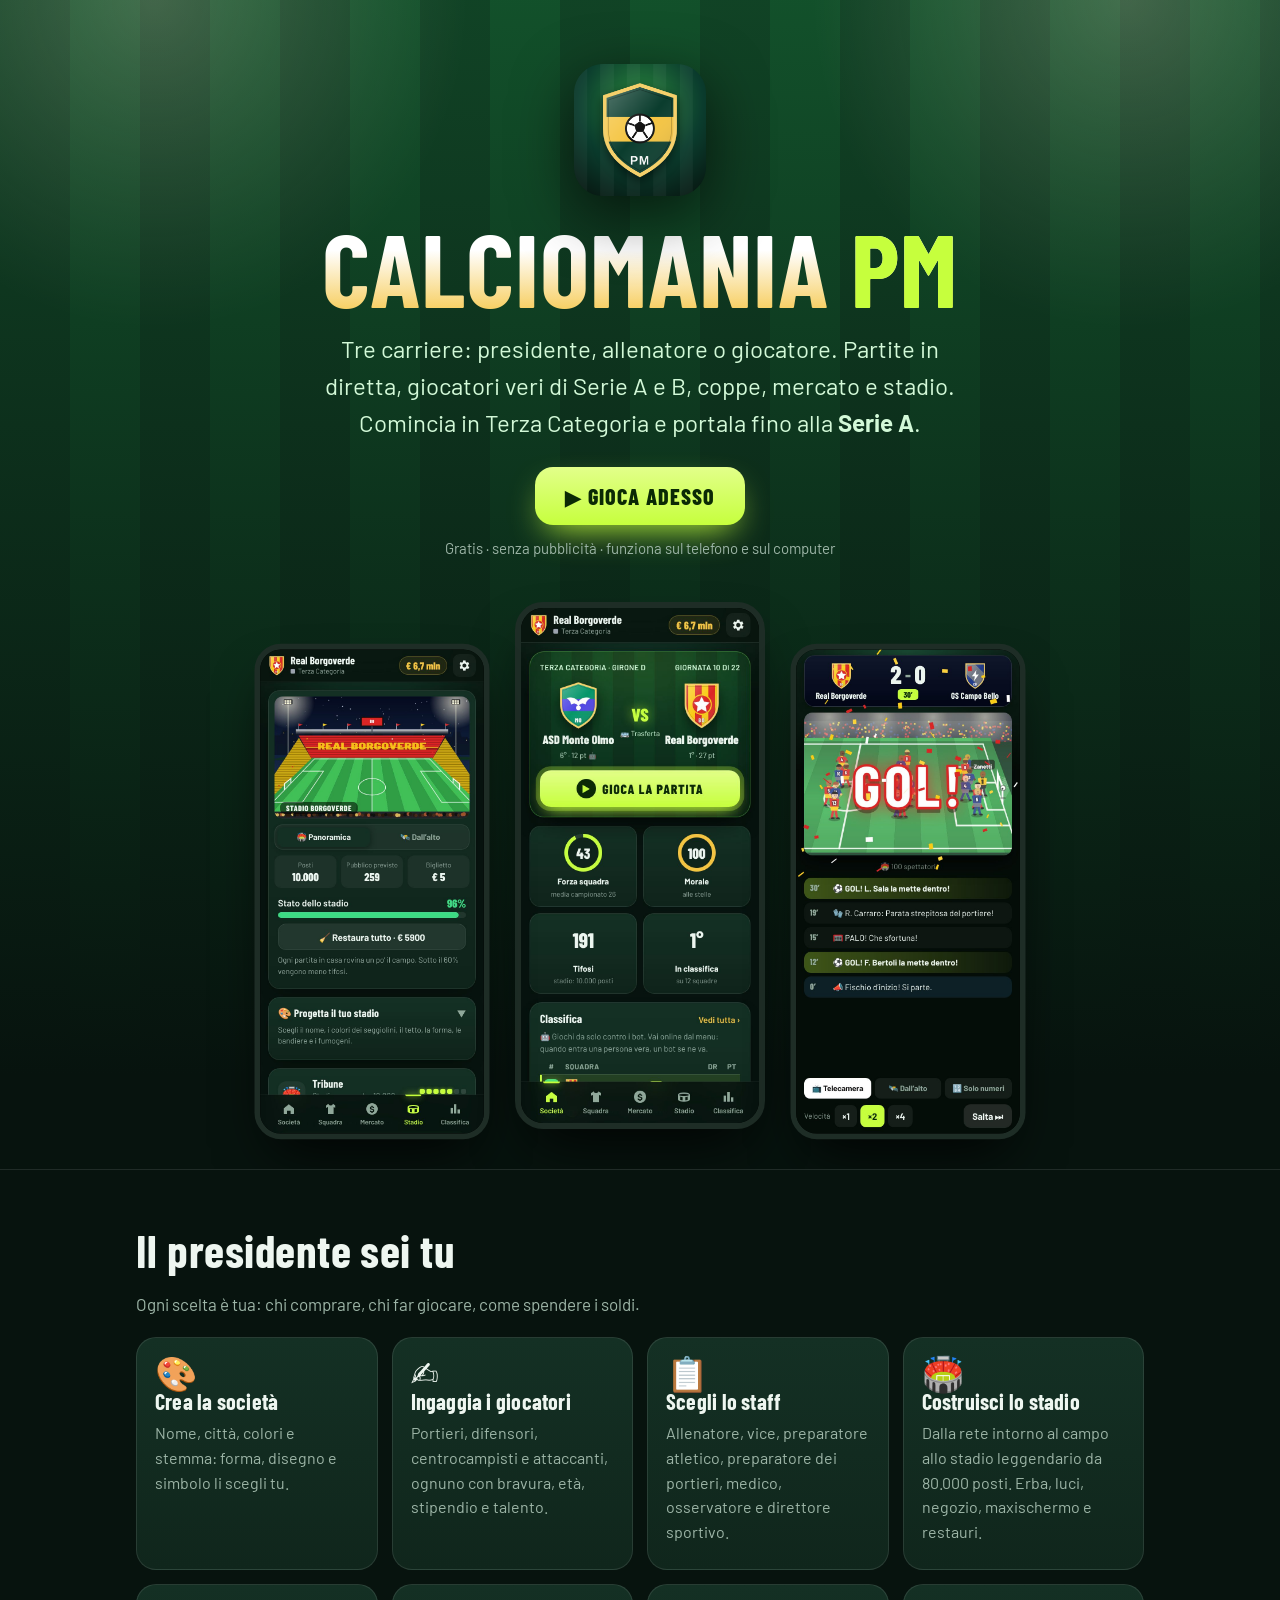
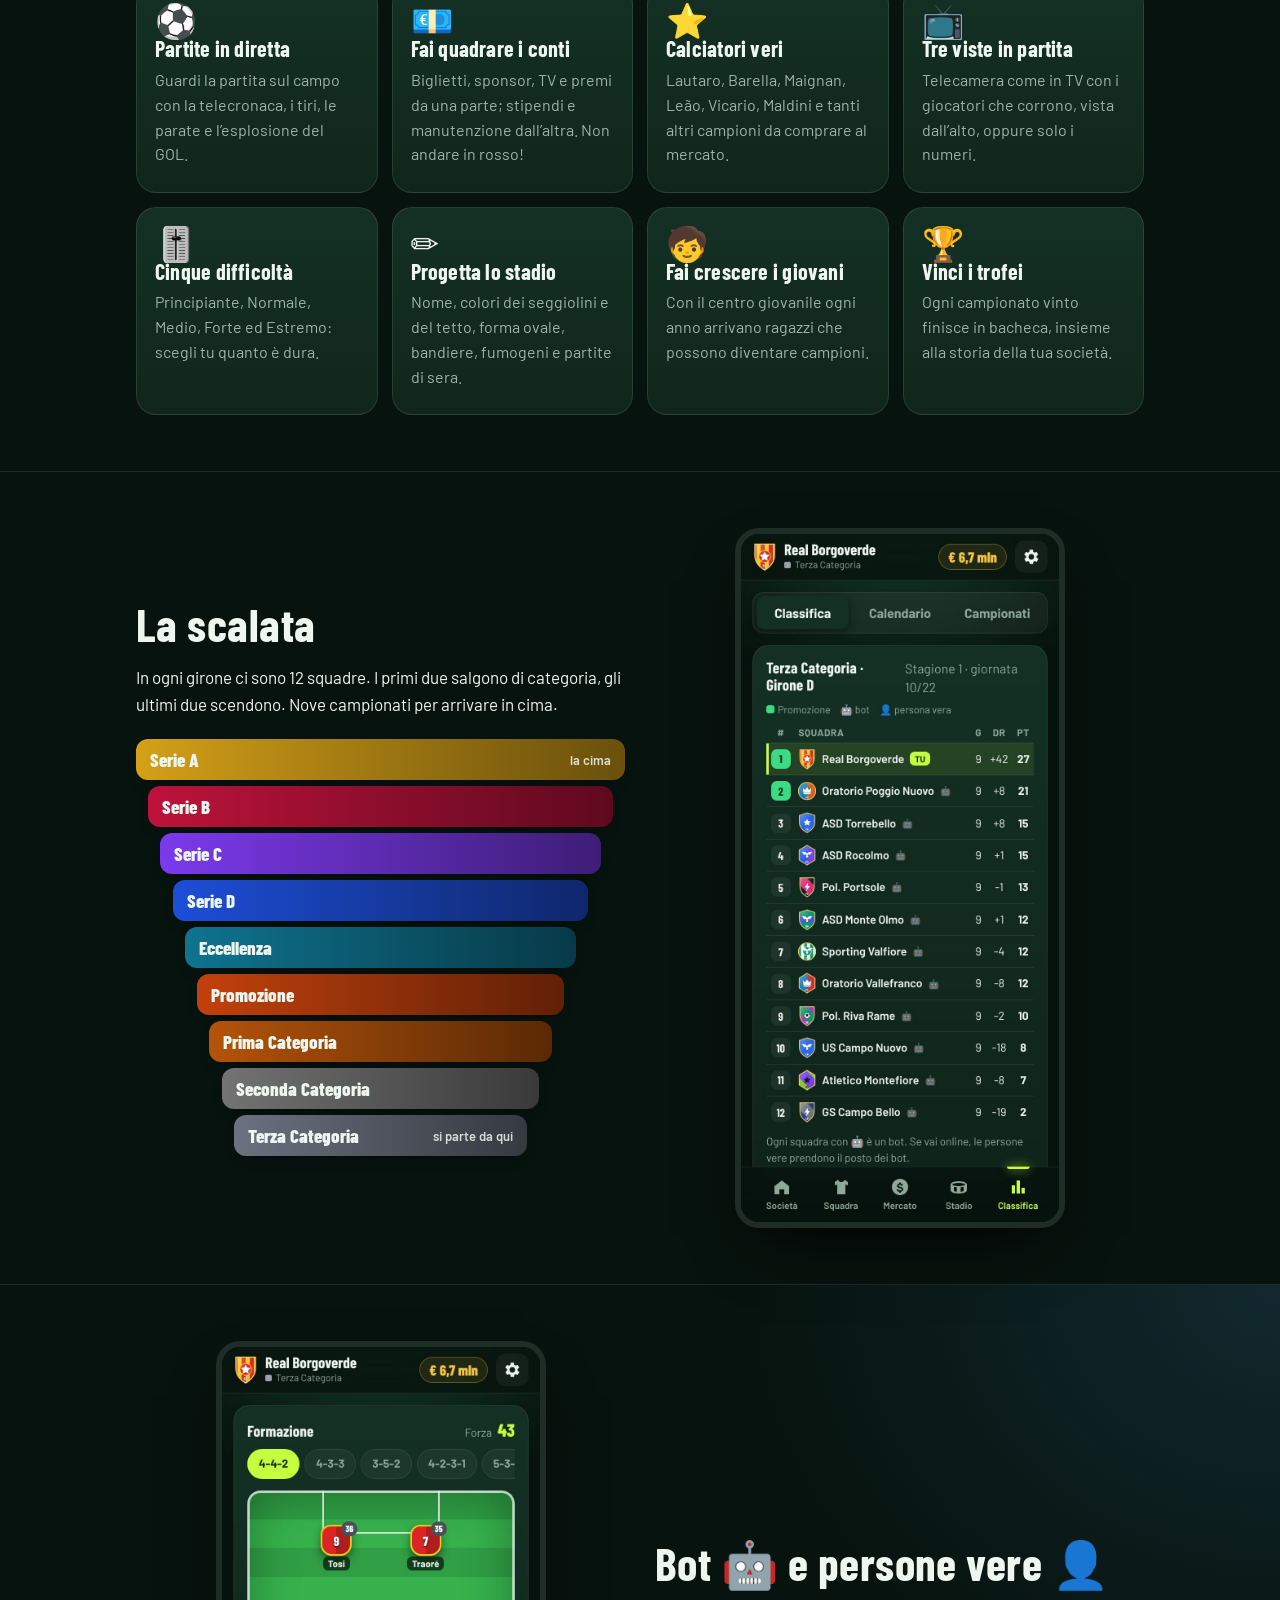
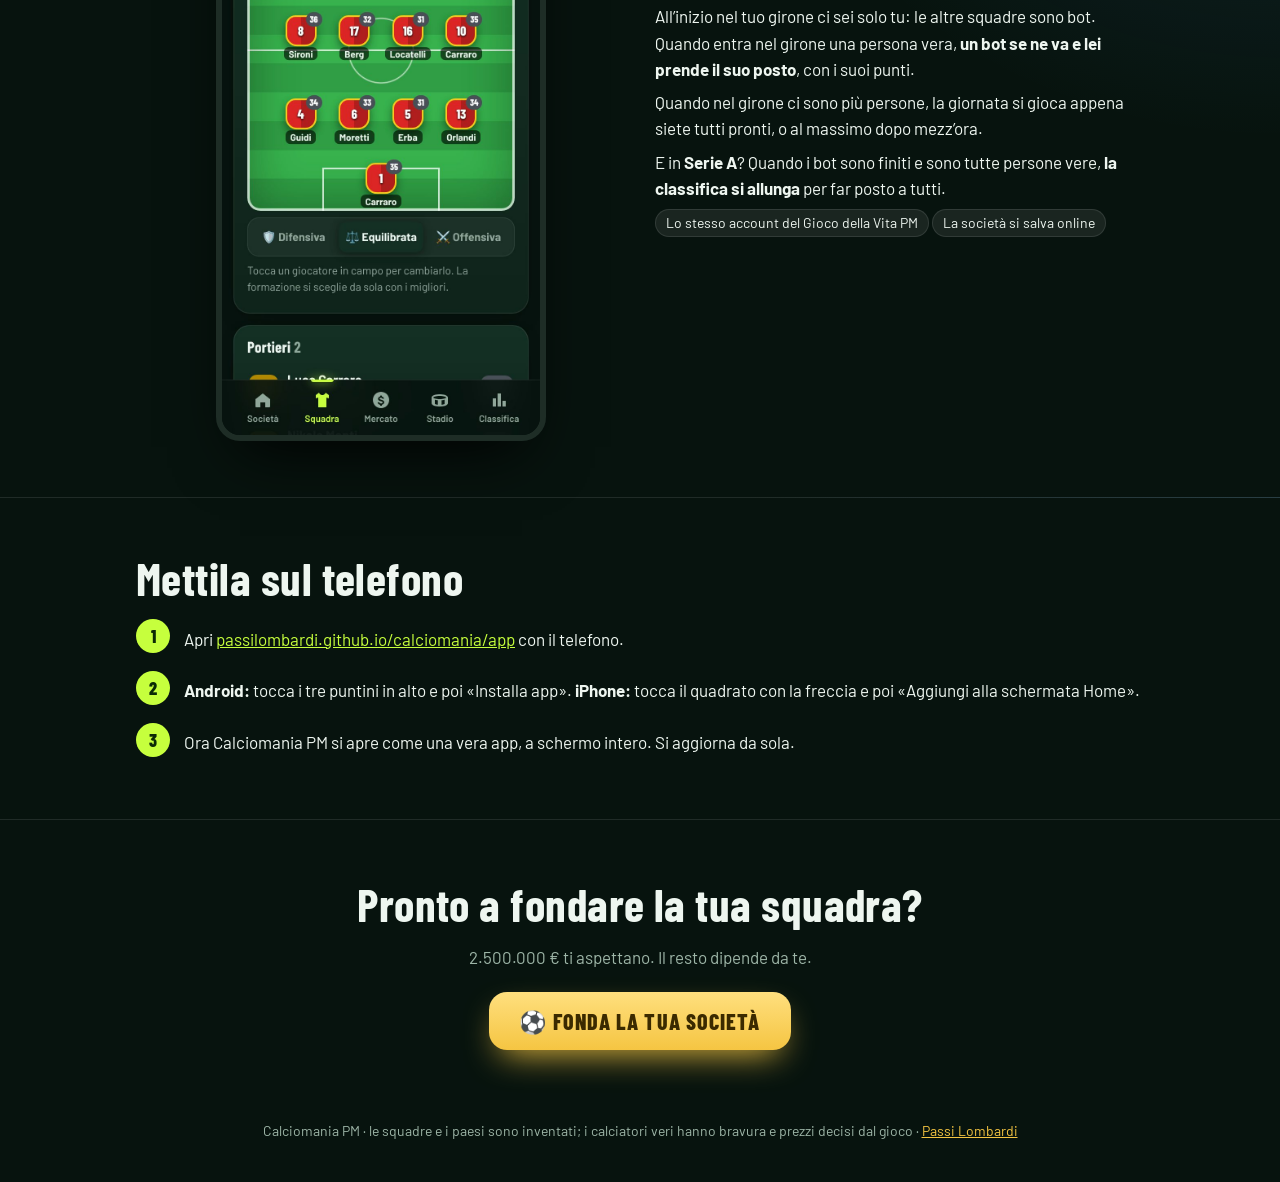
<file: calciomania/index.html>
<!doctype html>
<html lang="it">
<head>
<meta charset="utf-8">
<meta name="viewport" content="width=device-width,initial-scale=1,viewport-fit=cover">
<meta name="theme-color" content="#07130e">
<meta name="description" content="Calciomania PM: il gioco gratis in cui fondi la tua società di calcio e la porti dalla Terza Categoria alla Serie A. Giocatori, staff, stadio, partite in diretta e gironi online con persone vere.">
<title>Calciomania PM · Fonda la tua squadra di calcio</title>
<link rel="icon" href="app/icon-192.png">
<link rel="apple-touch-icon" href="app/icon-180.png">
<meta property="og:title" content="Calciomania PM">
<meta property="og:description" content="Fonda la tua società di calcio: dalla Terza Categoria alla Serie A.">
<meta property="og:image" content="https://passilombardi.github.io/calciomania/app/icon-512.png">
<link rel="preconnect" href="https://fonts.googleapis.com">
<link rel="stylesheet" href="https://fonts.googleapis.com/css2?family=Barlow+Condensed:wght@700;800&family=Barlow:wght@400;500;600;700&display=swap">
<style>
/* Layout: in alto stemma, nome, frase e «Gioca adesso»; poi tre telefoni con il gioco, cosa puoi fare, la scalata dei campionati, come funziona online, come installarla. */
:root{--fondo:#07130e;--carta:#10261c;--linea:rgba(255,255,255,.1);--testo:#eef6f0;--tenue:#9db5a7;--lime:#c6ff3d;--oro:#f5c542;--oro2:#ffdf7e;
  --ft:'Barlow Condensed','Arial Narrow',system-ui,sans-serif;--f:'Barlow',system-ui,-apple-system,'Segoe UI',sans-serif;color-scheme:dark}
*{box-sizing:border-box}
html,body{margin:0}
body{background:var(--fondo);color:var(--testo);font:17px/1.55 var(--f)}
.wrap{max-width:1040px;margin:0 auto;padding-left:max(16px,env(safe-area-inset-left,0px));padding-right:max(16px,env(safe-area-inset-right,0px))}
h1,h2,h3{font-family:var(--ft);line-height:1.05;margin:0 0 .35em;letter-spacing:.01em}
h2{font-size:clamp(32px,6vw,46px)}
h3{font-size:22px}
p{margin:.4em 0}
.hero{position:relative;overflow:hidden;padding:64px 0 40px;text-align:center;border-bottom:1px solid var(--linea)}
.hero::before{content:'';position:absolute;inset:0;background:radial-gradient(35% 40% at 12% 0%,rgba(255,249,219,.28),transparent 70%),radial-gradient(35% 40% at 88% 0%,rgba(255,249,219,.28),transparent 70%),repeating-linear-gradient(90deg,#14532d 0 70px,#166534 70px 140px)}
.hero::after{content:'';position:absolute;inset:0;background:linear-gradient(180deg,rgba(7,19,14,.25),var(--fondo) 92%)}
.hero>*{position:relative;z-index:1}
.hero img.logo{width:132px;height:132px;filter:drop-shadow(0 18px 30px rgba(0,0,0,.6))}
.hero h1{font-size:clamp(56px,13vw,104px);margin:10px 0 0;background:linear-gradient(180deg,#fff 35%,var(--oro));-webkit-background-clip:text;background-clip:text;color:transparent}
.hero h1 span{-webkit-text-fill-color:var(--lime)}
.hero .sotto{font-size:clamp(19px,3.5vw,24px);color:#d3f9d8;max-width:640px;margin:8px auto 26px}
.btn{display:inline-flex;align-items:center;justify-content:center;gap:10px;min-height:58px;padding:12px 30px;border-radius:18px;font:800 22px var(--ft);letter-spacing:.05em;text-decoration:none;color:#0b2a05;background:linear-gradient(180deg,#e2ff8a,var(--lime));box-shadow:0 14px 34px -12px var(--lime)}
.btn.oro{background:linear-gradient(180deg,var(--oro2),var(--oro));color:#3b2a00;box-shadow:0 14px 34px -12px var(--oro)}
.gratis{display:block;margin-top:12px;color:var(--tenue);font-size:15px}
.telefoni{display:flex;justify-content:center;gap:18px;margin:42px auto 0;padding:0 8px}
.tel{width:min(30vw,250px);border-radius:28px;border:6px solid #1e2d26;box-shadow:0 30px 60px -20px rgba(0,0,0,.9);overflow:hidden;background:#000}
.tel img{display:block;width:100%;height:auto}
.tel:nth-child(1),.tel:nth-child(3){transform:translateY(26px) scale(.94)}
@media (max-width:620px){.tel{width:42vw}.tel:nth-child(3){display:none}}
section{padding:56px 0;border-bottom:1px solid var(--linea)}
.griglia{display:grid;grid-template-columns:repeat(auto-fill,minmax(230px,1fr));gap:14px;margin-top:20px}
.voce{background:linear-gradient(180deg,#143024,var(--carta));border:1px solid var(--linea);border-radius:20px;padding:18px}
.voce .ic{font-size:34px;line-height:1}
.voce p{color:var(--tenue);font-size:16px}
.scala{display:flex;flex-direction:column;align-items:center;gap:6px;margin-top:22px}
.gr{width:var(--w);padding:9px 14px;border-radius:12px;font:800 19px var(--ft);display:flex;justify-content:space-between;background:linear-gradient(90deg,var(--c),color-mix(in srgb,var(--c) 50%,#000));box-shadow:0 6px 16px -10px #000}
.gr small{font:600 13px var(--f);opacity:.85;align-self:center}
.due{display:grid;grid-template-columns:1fr 1fr;gap:30px;align-items:center}
@media (max-width:760px){.due{grid-template-columns:1fr}}
.foto{border-radius:24px;overflow:hidden;border:6px solid #1e2d26;max-width:330px;margin:0 auto;box-shadow:0 30px 60px -24px #000}
.foto img{display:block;width:100%;height:auto}
.online{background:radial-gradient(60% 80% at 100% 0,rgba(77,171,247,.14),transparent 70%)}
.passi{counter-reset:p;display:flex;flex-direction:column;gap:12px;margin-top:14px}
.passi div{display:flex;gap:14px;align-items:flex-start}
.passi div::before{counter-increment:p;content:counter(p);flex:none;width:34px;height:34px;border-radius:50%;display:grid;place-items:center;background:var(--lime);color:#0b2a05;font:800 18px var(--ft)}
.chip{display:inline-block;background:rgba(255,255,255,.08);border:1px solid var(--linea);border-radius:999px;padding:2px 10px;font-size:14px}
.fine{text-align:center;padding:60px 0 70px;border:0}
footer{color:var(--tenue);text-align:center;font-size:14px;padding:0 0 40px}
footer a{color:var(--oro)}
</style>
</head>
<body>
<header class="hero">
  <div class="wrap">
    <img class="logo" src="app/icon-512.png" alt="">
    <h1>CALCIOMANIA <span>PM</span></h1>
    <p class="sotto">Tre carriere: presidente, allenatore o giocatore. Partite in diretta, giocatori veri di Serie A e B, coppe, mercato e stadio.<br>Comincia in Terza Categoria e portala fino alla <b>Serie A</b>.</p>
    <a class="btn" href="app/">▶ GIOCA ADESSO</a>
    <span class="gratis">Gratis · senza pubblicità · funziona sul telefono e sul computer</span>
  </div>
  <div class="telefoni">
    <div class="tel"><img src="foto/stadio.jpg" alt="Lo stadio visto dall'alto" loading="lazy"></div>
    <div class="tel"><img src="foto/casa.jpg" alt="La schermata della società con la prossima partita"></div>
    <div class="tel"><img src="foto/partita.jpg" alt="Una partita in diretta con il GOL" loading="lazy"></div>
  </div>
</header>

<section>
  <div class="wrap">
    <h2>Il presidente sei tu</h2>
    <p class="sotto" style="color:var(--tenue)">Ogni scelta è tua: chi comprare, chi far giocare, come spendere i soldi.</p>
    <div class="griglia">
      <div class="voce"><div class="ic">🎨</div><h3>Crea la società</h3><p>Nome, città, colori e stemma: forma, disegno e simbolo li scegli tu.</p></div>
      <div class="voce"><div class="ic">✍️</div><h3>Ingaggia i giocatori</h3><p>Portieri, difensori, centrocampisti e attaccanti, ognuno con bravura, età, stipendio e talento.</p></div>
      <div class="voce"><div class="ic">📋</div><h3>Scegli lo staff</h3><p>Allenatore, vice, preparatore atletico, preparatore dei portieri, medico, osservatore e direttore sportivo.</p></div>
      <div class="voce"><div class="ic">🏟️</div><h3>Costruisci lo stadio</h3><p>Dalla rete intorno al campo allo stadio leggendario da 80.000 posti. Erba, luci, negozio, maxischermo e restauri.</p></div>
      <div class="voce"><div class="ic">⚽</div><h3>Partite in diretta</h3><p>Guardi la partita sul campo con la telecronaca, i tiri, le parate e l’esplosione del GOL.</p></div>
      <div class="voce"><div class="ic">💶</div><h3>Fai quadrare i conti</h3><p>Biglietti, sponsor, TV e premi da una parte; stipendi e manutenzione dall’altra. Non andare in rosso!</p></div>
      <div class="voce"><div class="ic">⭐</div><h3>Calciatori veri</h3><p>Lautaro, Barella, Maignan, Leão, Vicario, Maldini e tanti altri campioni da comprare al mercato.</p></div>
      <div class="voce"><div class="ic">📺</div><h3>Tre viste in partita</h3><p>Telecamera come in TV con i giocatori che corrono, vista dall’alto, oppure solo i numeri.</p></div>
      <div class="voce"><div class="ic">🎚️</div><h3>Cinque difficoltà</h3><p>Principiante, Normale, Medio, Forte ed Estremo: scegli tu quanto è dura.</p></div>
      <div class="voce"><div class="ic">✏️</div><h3>Progetta lo stadio</h3><p>Nome, colori dei seggiolini e del tetto, forma ovale, bandiere, fumogeni e partite di sera.</p></div>
      <div class="voce"><div class="ic">🧒</div><h3>Fai crescere i giovani</h3><p>Con il centro giovanile ogni anno arrivano ragazzi che possono diventare campioni.</p></div>
      <div class="voce"><div class="ic">🏆</div><h3>Vinci i trofei</h3><p>Ogni campionato vinto finisce in bacheca, insieme alla storia della tua società.</p></div>
    </div>
  </div>
</section>

<section>
  <div class="wrap due">
    <div>
      <h2>La scalata</h2>
      <p>In ogni girone ci sono 12 squadre. I primi due salgono di categoria, gli ultimi due scendono. Nove campionati per arrivare in cima.</p>
      <div class="scala">
        <div class="gr" style="--c:#d4a017;--w:100%">Serie A <small>la cima</small></div>
        <div class="gr" style="--c:#be123c;--w:95%">Serie B</div>
        <div class="gr" style="--c:#7c3aed;--w:90%">Serie C</div>
        <div class="gr" style="--c:#1d4ed8;--w:85%">Serie D</div>
        <div class="gr" style="--c:#0e7490;--w:80%">Eccellenza</div>
        <div class="gr" style="--c:#c2410c;--w:75%">Promozione</div>
        <div class="gr" style="--c:#b45309;--w:70%">Prima Categoria</div>
        <div class="gr" style="--c:#737373;--w:65%">Seconda Categoria</div>
        <div class="gr" style="--c:#6b7280;--w:60%">Terza Categoria <small>si parte da qui</small></div>
      </div>
    </div>
    <div class="foto"><img src="foto/classifica.jpg" alt="La classifica del girone" loading="lazy"></div>
  </div>
</section>

<section class="online">
  <div class="wrap due">
    <div class="foto"><img src="foto/squadra.jpg" alt="La formazione in campo" loading="lazy"></div>
    <div>
      <h2>Bot 🤖 e persone vere 👤</h2>
      <p>All’inizio nel tuo girone ci sei solo tu: le altre squadre sono bot. Quando entra nel girone una persona vera, <b>un bot se ne va e lei prende il suo posto</b>, con i suoi punti.</p>
      <p>Quando nel girone ci sono più persone, la giornata si gioca appena siete tutti pronti, o al massimo dopo mezz’ora.</p>
      <p>E in <b>Serie A</b>? Quando i bot sono finiti e sono tutte persone vere, <b>la classifica si allunga</b> per far posto a tutti.</p>
      <p><span class="chip">Lo stesso account del Gioco della Vita PM</span> <span class="chip">La società si salva online</span></p>
    </div>
  </div>
</section>

<section>
  <div class="wrap">
    <h2>Mettila sul telefono</h2>
    <div class="passi">
      <div><p>Apri <a href="app/" style="color:var(--lime)">passilombardi.github.io/calciomania/app</a> con il telefono.</p></div>
      <div><p><b>Android:</b> tocca i tre puntini in alto e poi «Installa app». <b>iPhone:</b> tocca il quadrato con la freccia e poi «Aggiungi alla schermata Home».</p></div>
      <div><p>Ora Calciomania PM si apre come una vera app, a schermo intero. Si aggiorna da sola.</p></div>
    </div>
  </div>
</section>

<section class="fine">
  <div class="wrap">
    <h2>Pronto a fondare la tua squadra?</h2>
    <p style="color:var(--tenue);margin-bottom:22px">2.500.000 € ti aspettano. Il resto dipende da te.</p>
    <a class="btn oro" href="app/">⚽ FONDA LA TUA SOCIETÀ</a>
  </div>
</section>
<footer>Calciomania PM · le squadre e i paesi sono inventati; i calciatori veri hanno bravura e prezzi decisi dal gioco · <a href="../">Passi Lombardi</a></footer>
</body>
</html>
</file>
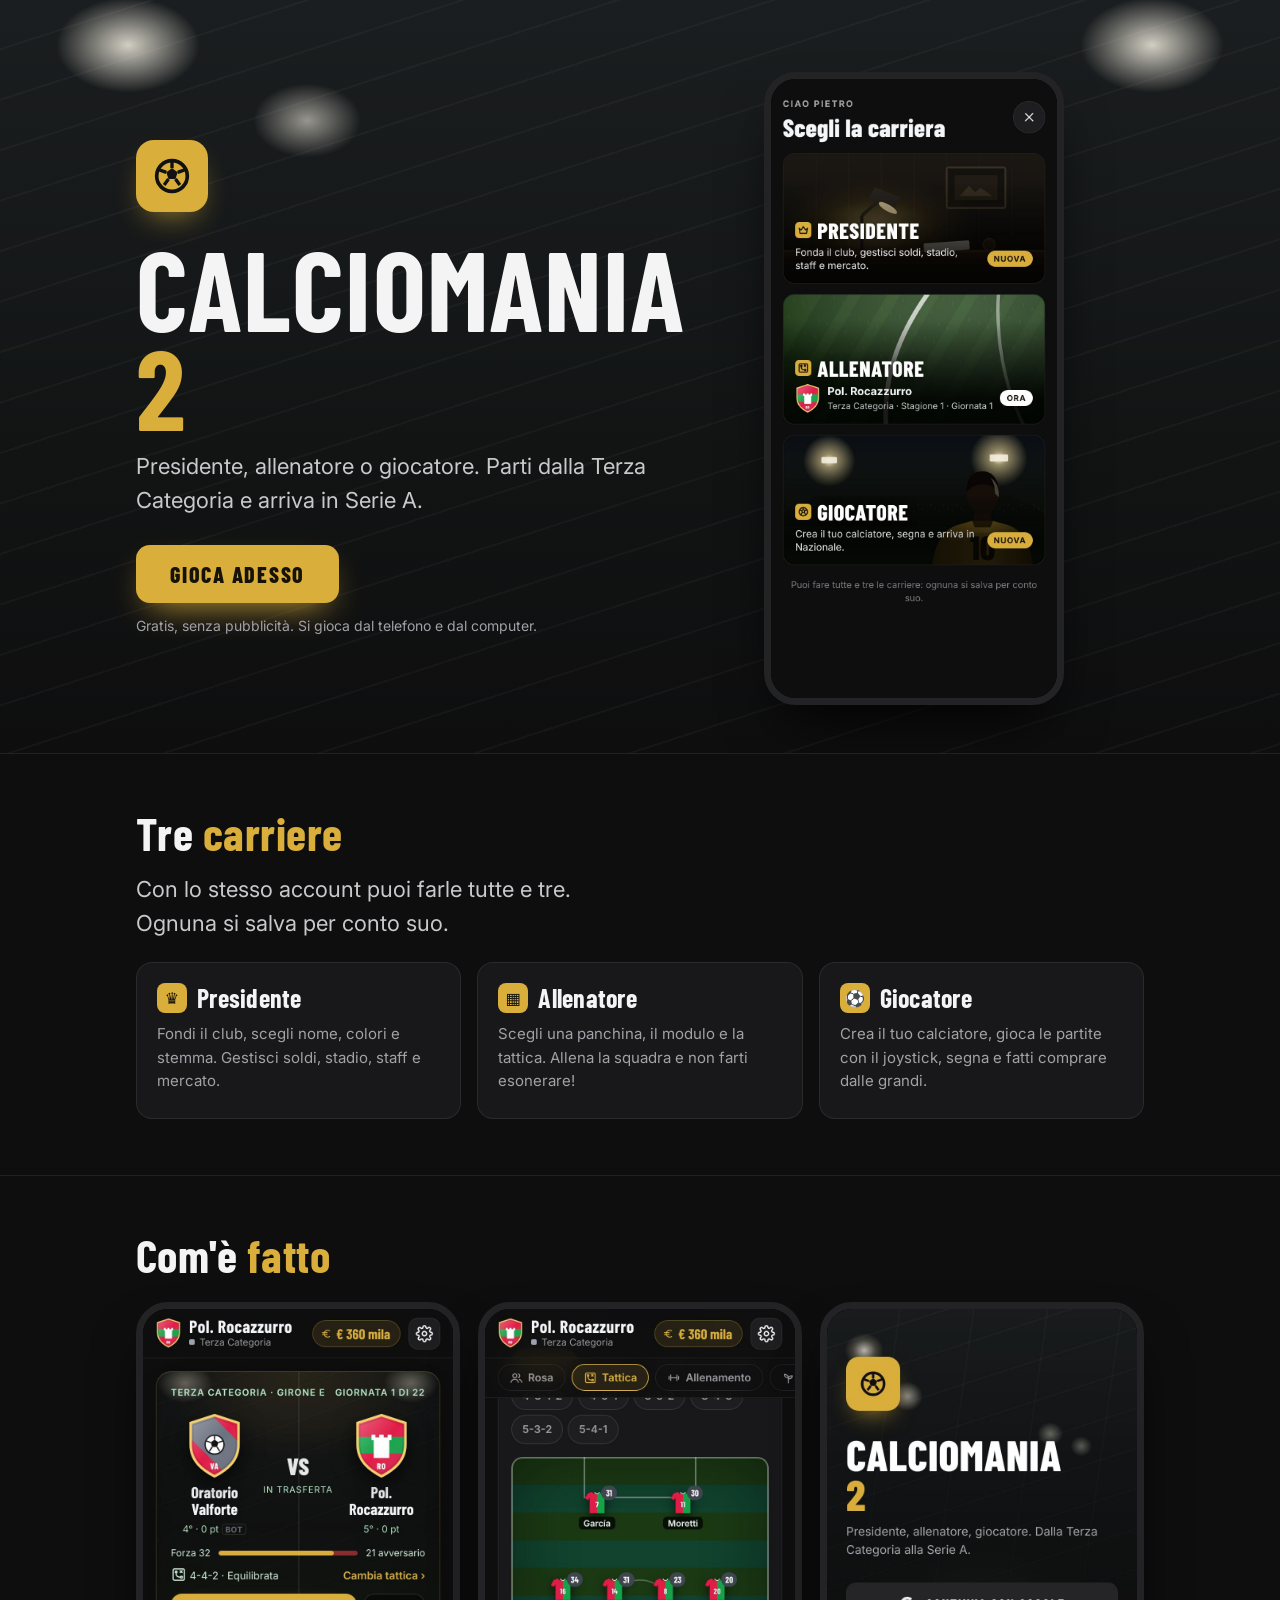
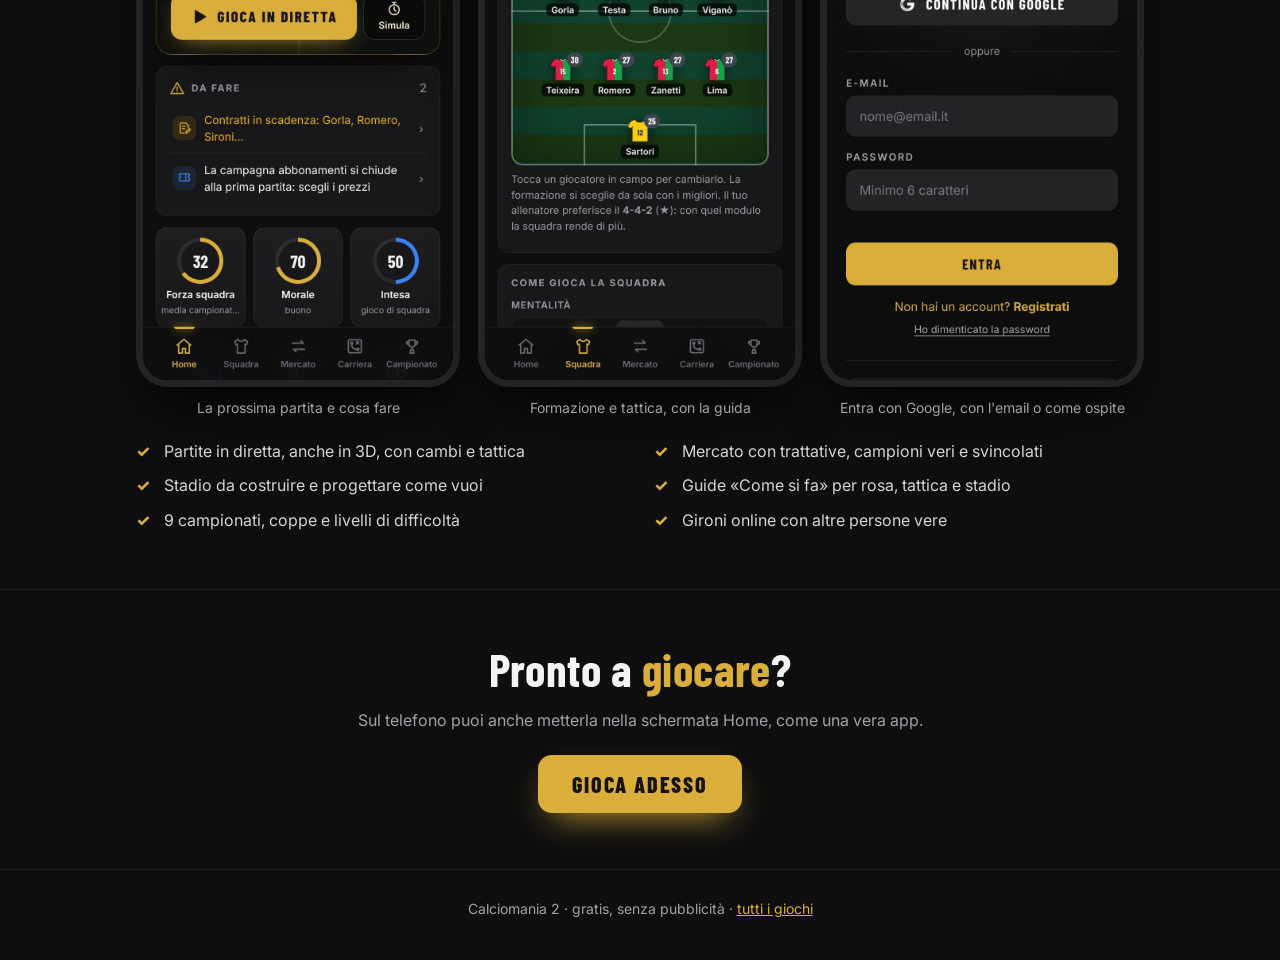
<file: calciomania2/index.html>
<!doctype html>
<html lang="it">
<head>
<meta charset="utf-8">
<meta name="viewport" content="width=device-width,initial-scale=1,viewport-fit=cover">
<meta name="theme-color" content="#0e0e0f">
<meta name="description" content="Calciomania 2: il gioco di calcio gratis. Presidente, allenatore o giocatore: dalla Terza Categoria alla Serie A.">
<title>Calciomania 2</title>
<link rel="icon" href="app/icon-192.png">
<link rel="apple-touch-icon" href="app/icon-180.png">
<meta property="og:title" content="Calciomania 2">
<meta property="og:description" content="Presidente, allenatore, giocatore. Dalla Terza Categoria alla Serie A.">
<meta property="og:image" content="https://passilombardi.github.io/calciomania2/app/icon-512.png">
<link rel="preconnect" href="https://fonts.googleapis.com">
<link rel="stylesheet" href="https://fonts.googleapis.com/css2?family=Barlow+Condensed:wght@700;800&family=Inter:wght@400;500;600;700&display=swap">
<style>
:root{--fondo:#0e0e0f;--carta:#18181a;--linea:rgba(255,255,255,.08);--testo:#f4f4f5;--tenue:#a1a1a7;--oro:#d9ae3a;--ft:'Barlow Condensed','Arial Narrow',system-ui,sans-serif;--f:'Inter',system-ui,-apple-system,'Segoe UI',sans-serif;color-scheme:dark}
*{box-sizing:border-box}
html,body{margin:0}
body{background:var(--fondo);color:var(--testo);font:16px/1.55 var(--f);-webkit-font-smoothing:antialiased}
.wrap{max-width:1040px;margin:0 auto;padding:0 max(16px,env(safe-area-inset-left,0px))}
h1,h2,h3{font-family:var(--ft);line-height:1;margin:0 0 .35em;letter-spacing:.01em}
h2{font-size:clamp(32px,6vw,46px)}h2 span{color:var(--oro)}
p{margin:.4em 0}
.hero{position:relative;overflow:hidden;padding:72px 0 48px;border-bottom:1px solid var(--linea)}
.hero::before{content:'';position:absolute;inset:0;background:
  radial-gradient(8% 9% at 10% 6%,rgba(255,250,235,.8),transparent 70%),radial-gradient(6% 7% at 24% 16%,rgba(255,250,235,.55),transparent 70%),
  radial-gradient(8% 9% at 90% 6%,rgba(255,250,235,.8),transparent 70%),radial-gradient(6% 7% at 76% 16%,rgba(255,250,235,.55),transparent 70%),
  repeating-linear-gradient(162deg,transparent 0 46px,rgba(255,255,255,.03) 46px 48px),linear-gradient(180deg,#1b1e20,#121414 60%,var(--fondo))}
.hero>*{position:relative}
.hero-in{display:grid;grid-template-columns:1.1fr .9fr;gap:40px;align-items:center}
.logo{width:72px;height:72px;border-radius:18px;background:var(--oro);color:#111;display:grid;place-items:center;box-shadow:0 14px 30px -12px rgba(217,174,58,.7)}
.logo svg{width:40px;height:40px}
.hero h1{font-size:clamp(64px,12vw,112px);line-height:.88;margin:26px 0 0}.hero h1 span{display:block;color:var(--oro)}
.sotto{font-size:clamp(18px,3vw,22px);color:#c9c9cd;max-width:520px;margin:14px 0 28px}
.btn{display:inline-flex;align-items:center;justify-content:center;gap:10px;min-height:58px;padding:12px 34px;border-radius:14px;font:800 22px var(--ft);letter-spacing:.08em;text-decoration:none;color:#16120a;background:var(--oro);box-shadow:0 14px 34px -14px var(--oro);transition:transform .15s,filter .2s}
.btn:hover{filter:brightness(1.08);transform:translateY(-2px)}
.gratis{display:block;margin-top:12px;color:var(--tenue);font-size:14px}
.tel{width:100%;max-width:300px;justify-self:center;border-radius:32px;border:7px solid #232325;box-shadow:0 30px 60px -20px #000;overflow:hidden;background:#000}
.tel img{display:block;width:100%;height:auto}
section{padding:56px 0;border-bottom:1px solid var(--linea)}
.tre{display:grid;grid-template-columns:repeat(3,1fr);gap:16px;margin-top:22px}
.c{background:var(--carta);border:1px solid var(--linea);border-radius:16px;padding:20px}
.c h3{font-size:26px;display:flex;align-items:center;gap:10px}.c h3 i{width:30px;height:30px;border-radius:8px;background:var(--oro);color:#16120a;display:grid;place-items:center;font-style:normal;font-size:16px}
.c p{color:var(--tenue);font-size:15px}
.foto{display:grid;grid-template-columns:repeat(3,1fr);gap:18px;margin-top:24px}
.foto figure{margin:0}.foto figcaption{color:var(--tenue);font-size:14px;text-align:center;margin-top:10px}
.foto .tel{max-width:none}
.lista{display:grid;grid-template-columns:1fr 1fr;gap:10px 28px;margin:20px 0 0;padding:0;list-style:none}
.lista li{padding-left:28px;position:relative;color:#d4d4d8}.lista li::before{content:'✓';position:absolute;left:0;color:var(--oro);font-weight:800}
.fine{text-align:center}
footer{padding:28px 0 40px;text-align:center;color:var(--tenue);font-size:14px}footer a{color:var(--oro)}
@media (max-width:760px){
  .hero{padding:48px 0 36px}.hero-in{grid-template-columns:1fr}.hero .tel{max-width:260px}
  .tre,.foto{grid-template-columns:1fr}.foto .tel{max-width:280px;margin:0 auto}.lista{grid-template-columns:1fr}
}
</style>
</head>
<body>
<header class="hero"><div class="wrap hero-in">
  <div>
    <div class="logo"><svg viewBox="0 0 24 24" aria-hidden="true"><circle cx="12" cy="12" r="9.2" fill="none" stroke="currentColor" stroke-width="2.2"/><path d="M12 7.3l3.4 2.5-1.3 4h-4.2l-1.3-4z" fill="currentColor"/><path d="M12 2.8v4.5M15.4 9.8l4.2-1.5M14.1 13.8l2.6 3.6M9.9 13.8l-2.6 3.6M8.6 9.8L4.4 8.3" stroke="currentColor" stroke-width="2"/></svg></div>
    <h1>CALCIOMANIA<span>2</span></h1>
    <p class="sotto">Presidente, allenatore o giocatore. Parti dalla Terza Categoria e arriva in Serie A.</p>
    <a class="btn" href="app/">GIOCA ADESSO</a>
    <span class="gratis">Gratis, senza pubblicità. Si gioca dal telefono e dal computer.</span>
  </div>
  <div class="tel"><img src="foto/carriere.jpg" alt="La schermata per scegliere la carriera" width="780" height="1688"></div>
</div></header>

<section><div class="wrap">
  <h2>Tre <span>carriere</span></h2>
  <p class="sotto" style="margin:0">Con lo stesso account puoi farle tutte e tre. Ognuna si salva per conto suo.</p>
  <div class="tre">
    <div class="c"><h3><i>♛</i>Presidente</h3><p>Fondi il club, scegli nome, colori e stemma. Gestisci soldi, stadio, staff e mercato.</p></div>
    <div class="c"><h3><i>▦</i>Allenatore</h3><p>Scegli una panchina, il modulo e la tattica. Allena la squadra e non farti esonerare!</p></div>
    <div class="c"><h3><i>⚽</i>Giocatore</h3><p>Crea il tuo calciatore, gioca le partite con il joystick, segna e fatti comprare dalle grandi.</p></div>
  </div>
</div></section>

<section><div class="wrap">
  <h2>Com'è <span>fatto</span></h2>
  <div class="foto">
    <figure><div class="tel"><img src="foto/casa.jpg" alt="La casa della squadra con la prossima partita" width="780" height="1688" loading="lazy"></div><figcaption>La prossima partita e cosa fare</figcaption></figure>
    <figure><div class="tel"><img src="foto/tattica.jpg" alt="La formazione in campo" width="780" height="1688" loading="lazy"></div><figcaption>Formazione e tattica, con la guida</figcaption></figure>
    <figure><div class="tel"><img src="foto/accesso.jpg" alt="La pagina per entrare" width="780" height="1688" loading="lazy"></div><figcaption>Entra con Google, con l'email o come ospite</figcaption></figure>
  </div>
  <ul class="lista">
    <li>Partite in diretta, anche in 3D, con cambi e tattica</li>
    <li>Mercato con trattative, campioni veri e svincolati</li>
    <li>Stadio da costruire e progettare come vuoi</li>
    <li>Guide «Come si fa» per rosa, tattica e stadio</li>
    <li>9 campionati, coppe e livelli di difficoltà</li>
    <li>Gironi online con altre persone vere</li>
  </ul>
</div></section>

<section class="fine"><div class="wrap">
  <h2>Pronto a <span>giocare</span>?</h2>
  <p style="color:var(--tenue);margin-bottom:22px">Sul telefono puoi anche metterla nella schermata Home, come una vera app.</p>
  <a class="btn" href="app/">GIOCA ADESSO</a>
</div></section>

<footer>Calciomania 2 · gratis, senza pubblicità · <a href="../">tutti i giochi</a></footer>
</body>
</html>
</file>
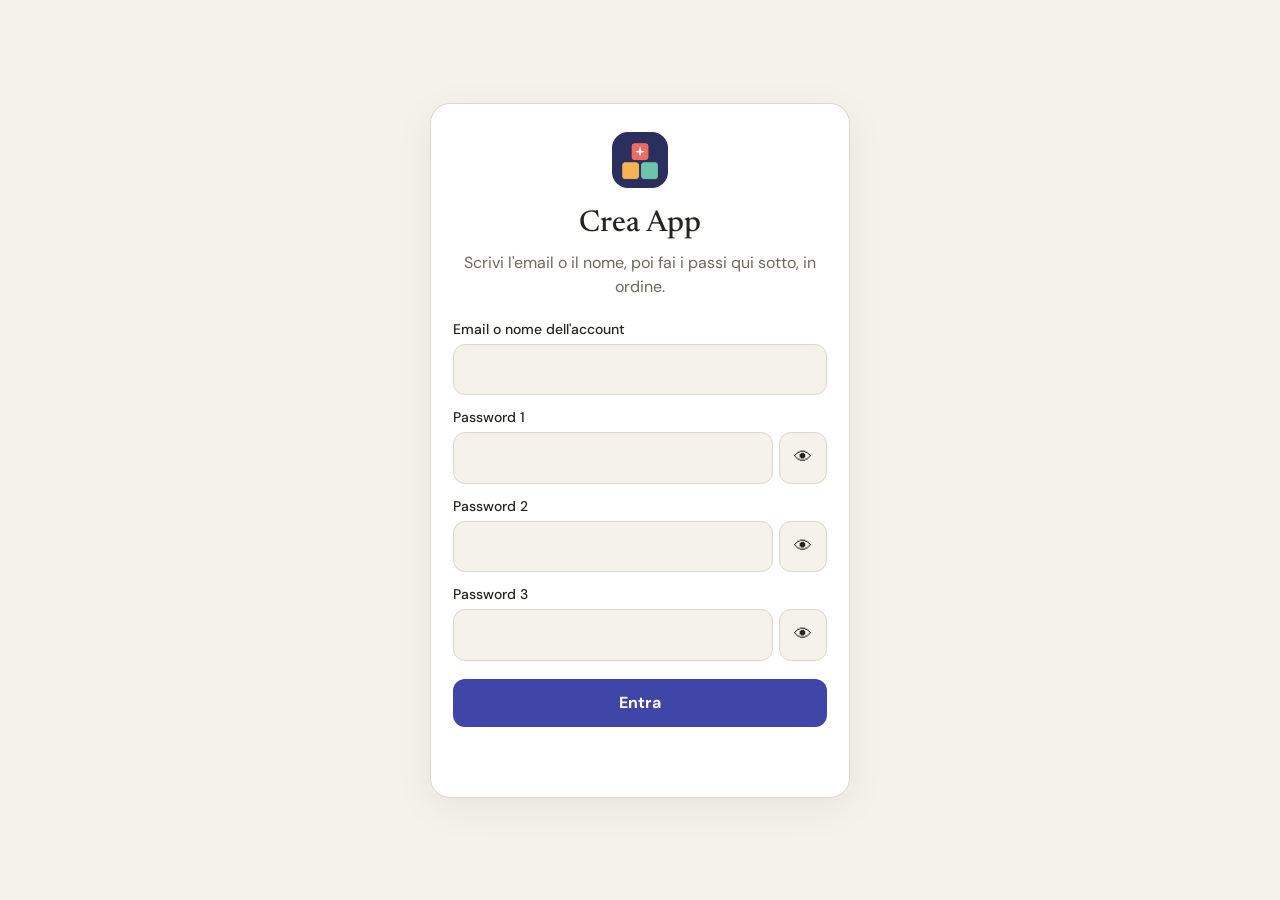
<file: creaapp/index.html>
<!doctype html>
<html lang="it">
<head>
<meta charset="utf-8">
<meta name="viewport" content="width=device-width,initial-scale=1,viewport-fit=cover,interactive-widget=resizes-content">
<meta name="theme-color" content="#f5f2ec">
<meta name="mobile-web-app-capable" content="yes">
<meta name="apple-mobile-web-app-capable" content="yes">
<meta name="apple-mobile-web-app-title" content="Crea App">
<link rel="manifest" href="manifest.json">
<link rel="icon" href="icona-192.png">
<link rel="apple-touch-icon" href="icona-180.png">
<title>Crea App PM</title>
<meta name="description" content="Racconta l'app che vuoi: Crea App ti fa le domande, ti mostra l'anteprima e prepara il testo da dare a Claude.">
<link rel="preconnect" href="https://fonts.googleapis.com">
<link rel="stylesheet" href="https://fonts.googleapis.com/css2?family=Newsreader:opsz,wght@6..72,400;6..72,500;6..72,600&family=DM+Sans:opsz,wght@9..40,400;9..40,500;9..40,700&display=swap">
<style>
:root{
  --bg:#f5f2ec; --side:#ece8e0; --card:#ffffff; --ink:#26241f; --soft:#6d685e; --line:#ddd7cb;
  --acc:#3f46a8; --acc-soft:#e7e8f7; --on-acc:#fff; --bubble:#e9e4d9; --ok:#1f7a55; --bad:#b4372e;
  --f-ui:"DM Sans",system-ui,sans-serif; --f-read:"Newsreader",Georgia,serif;
  color-scheme:light;
}
@media (prefers-color-scheme: dark){:root:not([data-theme="light"]){
  --bg:#262522; --side:#1e1d1b; --card:#302f2b; --ink:#ecebe6; --soft:#a8a397; --line:#3f3d38;
  --acc:#9aa1ff; --acc-soft:#33355a; --on-acc:#14163a; --bubble:#3a3833; --ok:#62c897; --bad:#ff8a80; color-scheme:dark}}
:root[data-theme="dark"]{
  --bg:#262522; --side:#1e1d1b; --card:#302f2b; --ink:#ecebe6; --soft:#a8a397; --line:#3f3d38;
  --acc:#9aa1ff; --acc-soft:#33355a; --on-acc:#14163a; --bubble:#3a3833; --ok:#62c897; --bad:#ff8a80; color-scheme:dark}
*{box-sizing:border-box}
html,body{height:100%;margin:0}
body{background:var(--bg);color:var(--ink);font-family:var(--f-ui);font-size:16px;line-height:1.5;-webkit-tap-highlight-color:transparent}
[hidden]{display:none!important}
button{font:inherit;color:inherit;cursor:pointer}
input,textarea{font:inherit;color:inherit}
.mark{width:28px;height:28px;flex:none;border-radius:8px;background:url(icona-192.png) center/cover}

/* ---------- accesso ---------- */
#gate{min-height:100%;display:flex;align-items:center;justify-content:center;padding:24px 16px}
.gate-box{width:100%;max-width:420px;background:var(--card);border:1px solid var(--line);border-radius:20px;padding:28px 22px;box-shadow:0 10px 40px rgba(0,0,0,.06)}
.gate-box .mark{width:56px;height:56px;border-radius:16px;margin:0 auto 14px}
.gate-box h1{font-family:var(--f-read);font-weight:500;font-size:30px;text-align:center;margin:0 0 4px}
.gate-box p.sub{text-align:center;color:var(--soft);margin:0 0 20px}
.fld{display:block;margin-bottom:12px}
.fld span{display:block;font-size:14px;font-weight:500;margin-bottom:4px}
.fld .row{display:flex;gap:6px}
.fld input{flex:1;width:100%;padding:12px 14px;border:1px solid var(--line);border-radius:12px;background:var(--bg);font-size:17px}
.fld input:focus{outline:2px solid var(--acc);outline-offset:0;border-color:transparent}
.eye{border:1px solid var(--line);background:var(--bg);border-radius:12px;width:48px;font-size:18px}
.btn{display:inline-flex;align-items:center;justify-content:center;gap:8px;border:0;border-radius:12px;padding:12px 18px;background:var(--acc);color:var(--on-acc);font-weight:700;font-size:16px}
.btn.wide{width:100%;margin-top:6px}
.btn.ghost{background:transparent;color:var(--ink);border:1px solid var(--line)}
#setBox{position:fixed;inset:0;z-index:40;background:rgba(0,0,0,.35);display:flex;align-items:flex-start;justify-content:center;padding:16px;overflow-y:auto}
#setForm{margin:auto 0}
#setBox h1{font-family:var(--f-read);font-weight:500;font-size:28px;text-align:center;margin:0 0 6px}
.opt{display:flex;align-items:center;gap:12px;padding:14px;border:1px solid var(--line);border-radius:12px;margin-bottom:8px;font-size:17px;font-weight:500;cursor:pointer}
.opt input{width:22px;height:22px;accent-color:var(--acc)}
.seq{list-style:none;margin:0 0 10px;padding:0;display:flex;flex-direction:column;gap:6px;counter-reset:s}
.seq li{display:flex;align-items:center;gap:10px;padding:10px 12px;border:1px solid var(--line);border-radius:12px;font-weight:500;counter-increment:s}
.seq li:before{content:counter(s);width:24px;height:24px;border-radius:50%;background:var(--acc);color:var(--on-acc);display:grid;place-items:center;font-size:13px;flex:none}
.seq li span{flex:1}
.seq li button{border:0;background:transparent;font-size:16px;width:30px;height:30px;border-radius:8px}
.seq li button:hover{background:rgba(127,120,100,.15)}
.seqadd{display:flex;flex-wrap:wrap;gap:6px}
.seqadd button{border:1px dashed var(--acc);background:transparent;color:var(--acc);border-radius:999px;padding:7px 12px;font-size:14px;font-weight:500}
.fpbtn{width:100%;display:flex;align-items:center;justify-content:center;gap:8px;padding:13px;border:1px solid var(--line);border-radius:12px;background:var(--bg);font-size:16px;font-weight:500}
.fpbtn.ok{border-color:var(--ok);color:var(--ok)}
#toast{position:fixed;left:50%;bottom:calc(24px + env(safe-area-inset-bottom,0px));transform:translateX(-50%);max-width:min(440px,calc(100% - 32px));background:var(--ink);color:var(--bg);padding:12px 16px;border-radius:14px;font-size:15px;line-height:1.4;z-index:60;box-shadow:0 8px 30px rgba(0,0,0,.25);white-space:pre-line}
.err{color:var(--bad);font-size:14px;min-height:20px;margin:6px 0 0;text-align:center}
.note{font-size:13px;color:var(--soft);margin-top:16px;text-align:center}

/* ---------- app ---------- */
#app{height:100%;display:flex}
#side{width:270px;flex:none;background:var(--side);border-right:1px solid var(--line);display:flex;flex-direction:column;padding:14px 10px;padding-top:max(14px,env(safe-area-inset-top))}
.side-top{display:flex;align-items:center;gap:10px;padding:4px 6px 14px}
.side-top b{font-family:var(--f-read);font-weight:600;font-size:21px}
.newbtn{display:flex;align-items:center;gap:10px;width:100%;border:0;background:transparent;padding:10px;border-radius:10px;font-weight:500;text-align:left}
.newbtn:hover,.plist button:hover{background:rgba(127,120,100,.12)}
.newbtn i{font-style:normal;width:24px;height:24px;border-radius:50%;background:var(--acc);color:var(--on-acc);display:grid;place-items:center;font-size:18px;line-height:1}
.side-h{font-size:12px;color:var(--soft);padding:14px 10px 6px;text-transform:uppercase;letter-spacing:.06em}
.plist{flex:1;overflow:auto;display:flex;flex-direction:column;gap:2px;min-height:60px}
.dlist{display:flex;flex-direction:column;gap:2px;max-height:40%;overflow:auto;margin-bottom:8px}
.dlist button{border:0;background:transparent;text-align:left;padding:8px 10px;border-radius:10px;white-space:nowrap;overflow:hidden;text-overflow:ellipsis;font-size:15px}
.dlist button:hover{background:rgba(127,120,100,.12)}
.mcard{margin-top:12px;display:flex;align-items:center;gap:12px;border:1px solid var(--line);background:var(--card);border-radius:14px;padding:12px;font-family:var(--f-ui);font-size:15px;text-decoration:none;color:var(--ink)}
.mcard .ico{width:44px;height:44px;border-radius:12px;display:grid;place-items:center;font-size:24px;flex:none;background:var(--acc-soft)}
.mcard b{display:block}.mcard small{color:var(--soft)}
.plist button{border:0;background:transparent;text-align:left;padding:9px 10px;border-radius:10px;white-space:nowrap;overflow:hidden;text-overflow:ellipsis;font-size:15px}
.plist button.on{background:rgba(127,120,100,.18);font-weight:500}
.side-foot{border-top:1px solid var(--line);padding-top:10px;display:flex;align-items:center;gap:10px;padding-left:6px}
.avatar{width:32px;height:32px;border-radius:50%;background:var(--acc);color:var(--on-acc);display:grid;place-items:center;font-weight:700;flex:none}
.side-foot div{flex:1;min-width:0;font-size:14px;overflow:hidden;text-overflow:ellipsis;white-space:nowrap}
.side-foot button{border:1px solid var(--line);background:transparent;border-radius:8px;padding:5px 10px;font-size:13px}
#scrim{display:none}

main{flex:1;min-width:0;display:flex;flex-direction:column;height:100%}
.top{display:flex;align-items:center;gap:8px;padding:10px 14px;padding-top:max(10px,env(safe-area-inset-top));border-bottom:1px solid transparent}
.top h2{flex:1;margin:0;font-size:16px;font-weight:500;white-space:nowrap;overflow:hidden;text-overflow:ellipsis}
.ibtn{border:0;background:transparent;width:40px;height:40px;border-radius:10px;font-size:20px;display:grid;place-items:center}
.ibtn:hover{background:rgba(127,120,100,.12)}
#menuBtn{display:none}
.body{flex:1;min-height:0;display:flex}
.chatcol{flex:1;min-width:0;display:flex;flex-direction:column}
#msgs{flex:1;overflow:auto;padding:12px 16px 24px}
.inner{max-width:720px;margin:0 auto;display:flex;flex-direction:column;gap:22px}
.m-u{align-self:flex-end;max-width:85%;background:var(--bubble);border-radius:18px;padding:10px 16px;white-space:pre-wrap;word-wrap:break-word}
.m-a{display:flex;gap:12px;align-items:flex-start}
.m-a .mark{margin-top:3px}
.m-a .txt{flex:1;min-width:0;font-family:var(--f-read);font-size:18px;line-height:1.55}
.m-a .txt p{margin:0 0 10px}.m-a .txt p:last-child{margin:0}
.m-a .txt ul{margin:6px 0 10px;padding-left:22px}
.typing span{display:inline-block;width:7px;height:7px;border-radius:50%;background:var(--soft);margin-right:4px;animation:b 1s infinite}
.typing span:nth-child(2){animation-delay:.15s}.typing span:nth-child(3){animation-delay:.3s}
@keyframes b{0%,80%,100%{opacity:.25}40%{opacity:1}}
.hello{text-align:center;margin:8vh auto 0;max-width:560px}
.hello .mark{width:52px;height:52px;border-radius:14px;margin:0 auto 14px}
.hello h1{font-family:var(--f-read);font-weight:400;font-size:34px;line-height:1.2;margin:0 0 8px}
.hello p{color:var(--soft);margin:0}

.chips{display:flex;flex-wrap:wrap;gap:8px;max-width:720px;margin:0 auto;padding:0 16px 10px}
.chip{border:1px solid var(--line);background:var(--card);border-radius:999px;padding:8px 14px;font-size:15px}
.chip:hover{border-color:var(--acc)}
.chip.main{background:var(--acc);color:var(--on-acc);border-color:var(--acc);font-weight:700}
.chip .sw{display:inline-block;width:14px;height:14px;border-radius:50%;vertical-align:-2px;margin-right:6px;box-shadow:inset 0 0 0 1px rgba(0,0,0,.15)}
.composer{padding:0 16px 14px;padding-bottom:max(14px,env(safe-area-inset-bottom))}
.cbox{max-width:720px;margin:0 auto;background:var(--card);border:1px solid var(--line);border-radius:20px;padding:10px 10px 10px 16px;display:flex;align-items:flex-end;gap:8px;box-shadow:0 4px 20px rgba(0,0,0,.05)}
.cbox:focus-within{border-color:var(--acc)}
#inp{flex:1;border:0;background:transparent;resize:none;outline:0;font-size:17px;line-height:1.45;max-height:160px;padding:6px 0}
#send{width:40px;height:40px;border-radius:12px;border:0;background:var(--acc);color:var(--on-acc);font-size:20px;flex:none;display:grid;place-items:center}
#send:disabled{opacity:.35}
#mic{width:40px;height:40px;border-radius:12px;border:1px solid var(--line);background:transparent;font-size:19px;flex:none;display:grid;place-items:center}
#mic.on{background:var(--bad);border-color:var(--bad);color:#fff;animation:pulse 1.2s infinite}
@keyframes pulse{0%{box-shadow:0 0 0 0 rgba(180,55,46,.5)}100%{box-shadow:0 0 0 12px rgba(180,55,46,0)}}
.m-u .v{font-size:13px;opacity:.6;margin-right:4px}
.hint{max-width:720px;margin:6px auto 0;text-align:center;font-size:12px;color:var(--soft)}

/* card anteprima nel chat */
.pcard{margin-top:12px;display:flex;align-items:center;gap:12px;border:1px solid var(--line);background:var(--card);border-radius:14px;padding:12px;font-family:var(--f-ui);font-size:15px;cursor:pointer;width:100%;text-align:left}
.pcard .ico{width:44px;height:44px;border-radius:12px;display:grid;place-items:center;font-size:24px;flex:none}
.pcard b{display:block}.pcard small{color:var(--soft)}
.final{margin-top:12px;border:1px solid var(--line);border-radius:14px;background:var(--card);overflow:hidden;font-family:var(--f-ui)}
.final .fh{display:flex;align-items:center;justify-content:space-between;gap:8px;padding:8px 12px;border-bottom:1px solid var(--line);font-size:14px;color:var(--soft)}
.final pre{margin:0;padding:12px 14px;white-space:pre-wrap;word-wrap:break-word;font-family:ui-monospace,Menlo,Consolas,monospace;font-size:13.5px;line-height:1.5;max-height:340px;overflow:auto}
.final .fa{display:flex;flex-wrap:wrap;gap:8px;padding:12px;border-top:1px solid var(--line)}
.final .fa .btn{flex:1;min-width:150px;text-decoration:none}
.small-btn{border:1px solid var(--line);background:var(--bg);border-radius:8px;padding:4px 10px;font-size:13px}

/* pannello anteprima */
#prev{width:440px;flex:none;border-left:1px solid var(--line);background:var(--side);display:flex;flex-direction:column}
.ptabs{display:flex;align-items:center;gap:6px;padding:10px 12px;border-bottom:1px solid var(--line)}
.ptabs button.t{border:0;background:transparent;padding:7px 14px;border-radius:999px;font-weight:500}
.ptabs button.t.on{background:var(--card);box-shadow:0 1px 3px rgba(0,0,0,.08)}
.ptabs .sp{flex:1}
.pbody{flex:1;overflow:auto;display:flex;justify-content:center;align-items:flex-start;padding:22px 12px}
.phone iframe{width:100%;height:100%;border:0;border-radius:31px;background:#fff;display:block}
.sitebox{width:100%;max-width:420px;border-radius:12px;overflow:hidden;box-shadow:0 14px 40px rgba(0,0,0,.18);background:#fff}
.sitebox .bar{background:#ddd;padding:8px 10px;display:flex;gap:6px;align-items:center}
.sitebox .bar i{width:10px;height:10px;border-radius:50%;background:#bbb}
.sitebox iframe{width:100%;height:620px;border:0;display:block}
.drawing{display:inline-flex;align-items:center;gap:8px;margin-top:8px;font-family:var(--f-ui);font-size:14px;color:var(--soft)}
.drawing:before{content:"";width:14px;height:14px;border-radius:50%;border:2px solid var(--acc);border-right-color:transparent;animation:spin .8s linear infinite}
@keyframes spin{to{transform:rotate(360deg)}}
.keyrow{margin-top:18px;padding-top:16px;border-top:1px solid var(--line)}
.keyrow h2{font-size:17px;margin:0 0 4px}
.keyrow p{font-size:14px;color:var(--soft);margin:0 0 10px}
.keyrow a{color:var(--acc)}
.mode{display:inline-block;font-size:12px;font-weight:700;border-radius:999px;padding:2px 9px;background:var(--acc-soft);color:var(--acc);margin-right:6px}
.empty{color:var(--soft);text-align:center;margin-top:30%;padding:0 30px}

/* telefono finto */
.phone{width:300px;height:600px;border-radius:40px;background:#111;padding:10px;box-shadow:0 20px 50px rgba(0,0,0,.25);flex:none}
.screen{width:100%;height:100%;border-radius:31px;overflow:hidden;display:flex;flex-direction:column;position:relative;font-family:var(--pf);background:var(--pbg);color:var(--pink)}
.notch{position:absolute;top:8px;left:50%;transform:translateX(-50%);width:90px;height:22px;border-radius:12px;background:#111;z-index:3}
.ph-head{background:var(--p1);color:var(--pon);padding:42px 16px 14px;display:flex;align-items:center;gap:10px}
.ph-head .e{font-size:26px}
.ph-head b{font-size:18px;line-height:1.2}
.ph-head .back{border:0;background:rgba(255,255,255,.2);color:inherit;border-radius:10px;width:32px;height:32px;font-size:18px}
.ph-main{flex:1;overflow:auto;padding:14px}
.ph-hi{font-size:15px;margin:2px 0 12px;opacity:.85}
.ph-grid{display:grid;grid-template-columns:1fr 1fr;gap:10px}
.ph-tile{border:0;border-radius:var(--pr);background:var(--pcard);color:inherit;padding:14px 10px;text-align:center;box-shadow:0 2px 8px rgba(0,0,0,.08);display:flex;flex-direction:column;align-items:center;gap:6px;font-size:13px;font-weight:600;min-height:92px;justify-content:center}
.ph-tile .e{font-size:28px}
.ph-tile:first-child{grid-column:1/-1;background:var(--p2);color:var(--pon2);min-height:80px;flex-direction:row;gap:10px;font-size:15px}
.ph-nav{display:flex;justify-content:space-around;padding:10px 0 18px;background:var(--pcard);border-top:1px solid rgba(127,127,127,.15);font-size:11px}
.ph-nav span{display:flex;flex-direction:column;align-items:center;opacity:.6}.ph-nav span.on{opacity:1;color:var(--p1)}
.ph-nav span i{font-style:normal;font-size:18px}
.ph-scr .big{font-size:56px;text-align:center;margin:16px 0 4px}
.ph-scr h3{text-align:center;margin:0 0 6px}
.ph-scr p{text-align:center;font-size:13px;opacity:.75;margin:0 0 14px}
.ph-line{height:44px;border-radius:var(--pr);background:var(--pcard);margin-bottom:8px;display:flex;align-items:center;padding:0 12px;gap:10px;font-size:13px;box-shadow:0 1px 4px rgba(0,0,0,.06)}
.ph-line i{width:22px;height:22px;border-radius:50%;background:var(--p2);opacity:.7;flex:none}
.ph-line s{flex:1;height:8px;border-radius:4px;background:currentColor;opacity:.12;text-decoration:none}
.ph-cta{display:block;width:100%;border:0;border-radius:var(--pr);padding:12px;background:var(--p1);color:var(--pon);font-weight:700;margin-top:10px}
.ph-login{padding:30px 22px;text-align:center}
.ph-login .e{font-size:48px}
.ph-login .in{height:40px;border-radius:var(--pr);background:var(--pcard);margin:10px 0;box-shadow:inset 0 0 0 1px rgba(127,127,127,.25)}

/* sito finto */
.site{width:100%;max-width:400px;border-radius:12px;overflow:hidden;box-shadow:0 14px 40px rgba(0,0,0,.18);background:var(--pbg);color:var(--pink);font-family:var(--pf)}
.site .bar{background:#ddd;padding:8px 10px;display:flex;gap:6px;align-items:center}
.site .bar i{width:10px;height:10px;border-radius:50%;background:#bbb}
.site .bar u{flex:1;text-decoration:none;background:#fff;border-radius:6px;font-size:11px;color:#555;padding:3px 8px;margin-left:6px;font-family:var(--f-ui)}
.site .hero{background:var(--p1);color:var(--pon);padding:34px 20px;text-align:center}
.site .hero .e{font-size:54px}
.site .hero h3{margin:6px 0;font-size:24px}
.site .hero p{margin:0 0 16px;opacity:.9;font-size:14px}
.site .hero a{display:inline-block;background:var(--pon);color:var(--p1);padding:10px 20px;border-radius:999px;font-weight:700;text-decoration:none;font-size:14px}
.site .feat{padding:18px;display:grid;gap:10px}
.site .feat div{background:var(--pcard);border-radius:var(--pr);padding:12px;display:flex;gap:10px;align-items:center;font-size:14px;box-shadow:0 1px 4px rgba(0,0,0,.06)}
.site .feat div span{font-size:22px}
.site .foot{text-align:center;font-size:12px;opacity:.6;padding:0 0 18px}

@media (max-width:1100px){
  #prev{position:fixed;inset:0;width:auto;z-index:30;background:var(--side)}
  #prev:not(.open){display:none}
  .ptabs{padding-top:max(10px,env(safe-area-inset-top))}
}
@media (min-width:1101px){#prevClose{display:none}}
@media (max-width:760px){
  #side{position:fixed;top:0;bottom:0;left:0;z-index:20;transform:translateX(-100%);transition:transform .2s;box-shadow:0 0 30px rgba(0,0,0,.2)}
  #app.menu #side{transform:none}
  #app.menu #scrim{display:block;position:fixed;inset:0;background:rgba(0,0,0,.3);z-index:15}
  #menuBtn{display:grid}
  .m-a .txt{font-size:17px}
  .hello h1{font-size:28px}
}
</style>
</head>
<body>

<!-- ACCESSO -->
<section id="gate" hidden>
  <form class="gate-box" id="gateForm" autocomplete="off">
    <div class="mark"></div>
    <h1 id="gTitle">Crea App</h1>
    <p class="sub" id="gSub"></p>
    <label class="fld"><span>Email o nome dell'account</span><div class="row"><input id="gName" autocomplete="username" required></div></label>
    <div id="gSteps"></div>
    <button class="btn wide" id="gBtn">Entra</button>
    <p class="err" id="gErr"></p>
    <p class="note" id="gNote"></p>
  </form>
</section>

<!-- APP -->
<div id="app" hidden>
  <aside id="side">
    <div class="side-top"><div class="mark"></div><b>Crea App</b></div>
    <button class="newbtn" id="newBtn"><i>+</i> Nuova app</button>
    <div class="side-h">Le tue app</div>
    <nav class="plist" id="plist"></nav>
    <div class="side-h">App già fatte</div>
    <nav class="dlist" id="dlist"></nav>
    <div class="side-foot"><span class="avatar" id="av"></span><div id="who"></div><button id="setBtn" title="Impostazioni">⚙️</button><button id="outBtn">Esci</button></div>
  </aside>
  <div id="scrim"></div>
  <div id="setBox" hidden><form class="gate-box" id="setForm">
    <h1>Impostazioni</h1>
    <p class="sub">Come si entra con l'account <b id="setWho"></b>? Metti i passi nell'ordine che vuoi.</p>
    <ol class="seq" id="seqList"></ol>
    <div class="seqadd">
      <button type="button" data-add="p1">+ Password 1</button><button type="button" data-add="p2">+ Password 2</button>
      <button type="button" data-add="p3">+ Password 3</button><button type="button" data-add="fp">+ 👆 Impronta</button>
    </div>
    <p class="note" style="text-align:left;margin-top:8px">L'impronta usa lo sblocco del telefono. Su un iPhone con Face ID sarebbe il viso: lì non metterla.</p>
    <div class="keyrow">
      <h2>Claude vero</h2>
      <p>Se apri l'app dentro Claude non serve niente: usa il tuo account. Fuori da Claude, metti qui la chiave API di Anthropic e la chat parla con Claude. Senza chiave usa le domande guidate gratis. La chiave la prendi su <a href="https://console.anthropic.com/settings/keys" target="_blank" rel="noopener">console.anthropic.com</a>.</p>
      <label class="fld"><div class="row"><input id="sKey" type="password" placeholder="sk-ant-…" autocomplete="off"><button type="button" class="eye" aria-label="Mostra">👁</button></div></label>
    </div>
    <p class="err" id="sErr"></p>
    <button class="btn wide">Salva</button>
    <button type="button" class="btn ghost wide" id="setCancel">Annulla</button>
    <p class="note">Vale per questo telefono. Meno password vuol dire entrare più facilmente, anche per gli altri. La chiave resta solo su questo telefono.</p>
  </form></div>
  <main>
    <div class="top">
      <button class="ibtn" id="menuBtn" aria-label="Menu">☰</button>
      <h2 id="ttl">Nuova app</h2>
      <button class="ibtn" id="prevBtn" aria-label="Anteprima" title="Anteprima">📱</button>
    </div>
    <div class="body">
      <div class="chatcol">
        <div id="msgs"><div class="inner" id="inner"></div></div>
        <div class="chips" id="chips"></div>
        <div class="composer">
          <div class="cbox">
            <textarea id="inp" rows="1" placeholder="Scrivi qui…"></textarea>
            <button id="mic" aria-label="Manda un vocale" title="Manda un vocale">🎤</button>
            <button id="send" aria-label="Invia" disabled>↑</button>
          </div>
          <div class="hint">Tocca 🎤 per mandare un vocale. Crea App prepara l'idea. L'app vera la costruisce Claude quando gli incolli il testo finale.</div>
        </div>
      </div>
      <section id="prev">
        <div class="ptabs">
          <button class="t on" data-v="app">App</button>
          <button class="t" data-v="site">Sito</button>
          <span class="sp"></span>
          <button class="ibtn" id="prevClose" aria-label="Chiudi">✕</button>
        </div>
        <div class="pbody" id="pbody"></div>
      </section>
    </div>
  </main>
</div>

<script>
"use strict";
const $=s=>document.querySelector(s);
const esc=s=>String(s).replace(/[&<>"']/g,c=>({"&":"&amp;","<":"&lt;",">":"&gt;",'"':"&quot;","'":"&#39;"}[c]));
const store={get(k,d){try{const v=localStorage.getItem(k);return v==null?d:JSON.parse(v)}catch(e){return d}},set(k,v){try{localStorage.setItem(k,JSON.stringify(v))}catch(e){}}};
const sess={get(k){try{return sessionStorage.getItem(k)}catch(e){return null}},set(k,v){try{sessionStorage.setItem(k,v)}catch(e){}},del(k){try{sessionStorage.removeItem(k)}catch(e){}}};
function toast(m){let t=$("#toast");if(!t){t=document.createElement("div");t.id="toast";t.setAttribute("role","status");document.body.appendChild(t)}
  t.textContent=m;t.hidden=false;clearTimeout(toast.h);toast.h=setTimeout(()=>t.hidden=true,5000)}
/* dentro Claude il microfono del browser non è permesso: lì si nasconde il pulsante */
const inClaude=!!(window.claude&&typeof window.claude.use==="function");
const CLAUDE_APP="https://claude.ai/artifact/CqekDzoHx9CGBX6Rxgt7ri";
const CLAUDE_URL="https://claude.ai/code/project/chan_01VhuotjDzX7YpC46qdd9veK";

/* ================= ACCESSO: 1 account + 3 password diverse ================= */
/* Le 3 password non sono scritte qui: c'è solo il loro codice PBKDF2. */
const SALT="creaapp-pm-2026";
const HASHES=["e85dc85e50c77847b491b40cd400d0b743b02d8228165835aa24eb5b8f0f64a9","b19a051469f1a4c76cb47e26ad60e92c678d8728c10c2c60986914b2c06f3f6b","63010a1f585fd938142d5b393a9519775b0b9d67f9f974a5d66e5d6ccca060ea"];
async function hashPw(pw,i){
  const enc=new TextEncoder();
  const key=await crypto.subtle.importKey("raw",enc.encode(pw),"PBKDF2",false,["deriveBits"]);
  const bits=await crypto.subtle.deriveBits({name:"PBKDF2",salt:enc.encode(SALT+":"+i),iterations:300000,hash:"SHA-256"},key,256);
  return Array.from(new Uint8Array(bits)).map(b=>b.toString(16).padStart(2,"0")).join("");
}
function showGate(){
  $("#gate").hidden=false;$("#app").hidden=true;
  $("#gTitle").textContent="Crea App";
  $("#gBtn").textContent="Entra";
  $("#gNote").textContent="";
  $("#gName").value=store.get("creaapp-lastname","");
  $("#gErr").textContent="";
  updateGate();
}
/* la sequenza per entrare (si sceglie in Impostazioni): p1,p2,p3 = password; fp = impronta */
const norm=s=>String(s).trim().toLowerCase();
const seqKey=n=>"creaapp-seq:"+norm(n), fpKey=n=>"creaapp-fp:"+norm(n);
function getSeq(n){
  const q=store.get(seqKey(n),null);
  if(Array.isArray(q)&&q.length&&q.every(x=>/^(p[123]|fp)$/.test(x))&&!(q.includes("fp")&&!store.get(fpKey(n),null)))return q;
  const r=store.get("creaapp-req:"+norm(n),null);   // vecchie impostazioni
  if(Array.isArray(r)&&r.some(Boolean))return r.map((on,i)=>on?"p"+(i+1):null).filter(Boolean);
  return ["p1","p2","p3"];
}
const LBL={p1:"Password 1",p2:"Password 2",p3:"Password 3",fp:"👆 Impronta"};
const b64=buf=>btoa(String.fromCharCode(...new Uint8Array(buf))).replace(/\+/g,"-").replace(/\//g,"_").replace(/=+$/,"");
const unb64=s=>Uint8Array.from(atob(s.replace(/-/g,"+").replace(/_/g,"/")),c=>c.charCodeAt(0));
async function askFinger(n){
  const id=store.get(fpKey(n),null);if(!id)throw new Error("noreg");
  await navigator.credentials.get({publicKey:{challenge:crypto.getRandomValues(new Uint8Array(32)),allowCredentials:[{type:"public-key",id:unb64(id),transports:["internal"]}],userVerification:"required",timeout:60000}});
}
async function registerFinger(n){
  if(!window.PublicKeyCredential||!(await PublicKeyCredential.isUserVerifyingPlatformAuthenticatorAvailable().catch(()=>false)))throw new Error("nofp");
  const c=await navigator.credentials.create({publicKey:{challenge:crypto.getRandomValues(new Uint8Array(32)),rp:{name:"Crea App PM"},
    user:{id:crypto.getRandomValues(new Uint8Array(16)),name:n,displayName:n},pubKeyCredParams:[{type:"public-key",alg:-7},{type:"public-key",alg:-257}],
    authenticatorSelection:{authenticatorAttachment:"platform",userVerification:"required",residentKey:"discouraged"},timeout:60000}});
  store.set(fpKey(n),b64(c.rawId));
}
let gSeq=[],fpDone=[];
function updateGate(){
  const n=$("#gName").value;gSeq=getSeq(n);fpDone=gSeq.map(()=>false);
  const box=$("#gSteps");box.innerHTML="";
  gSeq.forEach((st,i)=>{
    if(st==="fp"){
      const b=document.createElement("button");b.type="button";b.className="fpbtn";b.innerHTML="👆 Tocca e usa l'impronta";
      b.onclick=async()=>{try{await askFinger(n);fpDone[i]=true;b.classList.add("ok");b.innerHTML="✓ Impronta giusta"}catch(e){$("#gErr").textContent=e.message==="noreg"?"L'impronta non è registrata su questo telefono.":"Impronta non riconosciuta. Riprova."}};
      const w=document.createElement("div");w.className="fld";w.appendChild(b);box.appendChild(w);
    }else{
      box.insertAdjacentHTML("beforeend",`<label class="fld"><span>${LBL[st]}</span><div class="row"><input type="password" data-i="${i}" autocomplete="off"><button type="button" class="eye" aria-label="Mostra">👁</button></div></label>`);
    }
  });
  box.querySelectorAll(".eye").forEach(b=>b.onclick=()=>{const i=b.previousElementSibling;i.type=i.type==="password"?"text":"password"});
  const pw=gSeq.filter(x=>x!=="fp").length,fp=gSeq.filter(x=>x==="fp").length;
  $("#gSub").textContent="Scrivi l'email o il nome, poi fai i passi qui sotto, in ordine"+(fp?": "+(pw?"password e impronta":"l'impronta")+".":".");
}
$("#gName").addEventListener("input",updateGate);
$("#gateForm").onsubmit=async e=>{
  e.preventDefault();
  const err=$("#gErr");err.textContent="";
  const name=$("#gName").value.trim();
  if(name.length<2){err.textContent="Scrivi l'email o il nome dell'account.";return}
  if(!window.crypto||!crypto.subtle){err.textContent="Apri l'app dal sito (https) per usare le password.";return}
  const wait=store.get("creaapp-wait",0);
  if(Date.now()<wait){err.textContent="Troppi tentativi. Riprova tra "+Math.ceil((wait-Date.now())/1000)+" secondi.";return}
  const missing=gSeq.findIndex((st,i)=>st==="fp"&&!fpDone[i]);
  if(missing>=0){err.textContent="Prima tocca il pulsante dell'impronta.";return}
  $("#gBtn").disabled=true;$("#gBtn").textContent="Controllo…";
  const checks=await Promise.all(gSeq.map(async(st,i)=>{if(st==="fp")return true;
    const v=($(`#gSteps input[data-i="${i}"]`)||{}).value||"";const k=+st[1]-1;return (await hashPw(v,k))===HASHES[k]}));
  $("#gBtn").disabled=false;$("#gBtn").textContent="Entra";
  if(checks.every(Boolean)){
    store.set("creaapp-fails",0);store.set("creaapp-lastname",name);sess.set("creaapp-in",name);enterApp();
  }else{
    const f=store.get("creaapp-fails",0)+1;store.set("creaapp-fails",f);
    if(f>=5){store.set("creaapp-wait",Date.now()+60000);store.set("creaapp-fails",0)}
    err.textContent="Le password non sono giuste.";updateGate();
  }
};
let editSeq=[];
function drawSeq(){
  const ol=$("#seqList");ol.innerHTML="";
  editSeq.forEach((st,i)=>{const li=document.createElement("li");
    li.innerHTML=`<span>${LBL[st]}</span><button type="button" data-u aria-label="Su">↑</button><button type="button" data-x aria-label="Togli">✕</button>`;
    li.querySelector("[data-u]").onclick=()=>{if(i>0){[editSeq[i-1],editSeq[i]]=[editSeq[i],editSeq[i-1]];drawSeq()}};
    li.querySelector("[data-x]").onclick=()=>{editSeq.splice(i,1);drawSeq()};ol.appendChild(li)});
  if(!editSeq.length)ol.innerHTML='<li><span style="color:var(--soft)">Aggiungi almeno un passo</span></li>';
}
document.querySelectorAll("[data-add]").forEach(b=>b.onclick=async()=>{
  const st=b.dataset.add;$("#sErr").textContent="";
  if(st==="fp"&&!store.get(fpKey(user),null)){
    try{await registerFinger(user)}catch(e){$("#sErr").textContent=e.message==="nofp"?"Su questo telefono non c'è l'impronta (o il browser non la permette).":"Impronta non registrata. Riprova.";return}
  }
  if(editSeq.length>=8){$("#sErr").textContent="Massimo 8 passi.";return}
  editSeq.push(st);drawSeq();
});
$("#setBtn").onclick=()=>{editSeq=getSeq(user).slice();drawSeq();$("#sKey").value=getKey();$("#setWho").textContent=user;$("#sErr").textContent="";$("#setBox").hidden=false;$("#app").classList.remove("menu")};
$("#setBox").querySelectorAll(".eye").forEach(b=>b.onclick=()=>{const i=b.previousElementSibling;i.type=i.type==="password"?"text":"password"});
$("#setCancel").onclick=()=>$("#setBox").hidden=true;
$("#setForm").onsubmit=e=>{e.preventDefault();
  if(!editSeq.length){$("#sErr").textContent="Aggiungi almeno un passo.";return}
  const k=$("#sKey").value.trim();
  if(k&&!/^sk-ant-/.test(k)){$("#sErr").textContent="La chiave deve cominciare con sk-ant-";return}
  const hadKey=!!getKey();store.set(keyKey(),k);
  store.set(seqKey(user),editSeq.slice());$("#setBox").hidden=true;
  toast("Salvato! La prossima volta che entri con «"+user+"» ti chiedo: "+editSeq.map(x=>LBL[x]).join(", poi ")+"."+(k&&!hadKey?"\n\nClaude è collegato: tocca «Nuova app» per parlare con lui.":!k&&hadKey?"\n\nChiave tolta: le nuove app usano le domande guidate.":""));
  if(cur&&cur.msgs.length<=1&&(!cur.api||!cur.api.length)&&(cur.mode==="ai")!==hasAI()){projects.splice(projects.indexOf(cur),1);newProject()}else renderChat()};
const keyKey=()=>"creaapp-key:"+norm(user);
const getKey=()=>store.get(keyKey(),"")||"";
$("#outBtn").onclick=()=>{sess.del("creaapp-in");location.reload()};

/* ================= DATI ================= */
const PALETTES={
  "Blu mare":["#1f5fbf","#3fb6d9","#f3f7fc"],
  "Verde bosco":["#1f7a4d","#8cc63f","#f3f8f2"],
  "Rosso fuoco":["#c62828","#ff9f1c","#fff6f2"],
  "Viola magico":["#6a3fc7","#e06bd8","#f7f3fd"],
  "Arancione sole":["#e8710a","#ffd23f","#fffaf0"],
  "Rosa":["#d6457a","#ffb3c7","#fff4f7"],
  "Nero e oro":["#1c1c1c","#d4a017","#f6f3ea"],
  "Azzurro cielo":["#2b8fd6","#9bd7ff","#f2f9ff"]
};
const STYLES={
  "Semplice e pulito":{f:"system-ui,sans-serif",r:"14px",dark:false},
  "Divertente e colorato":{f:"'Comic Sans MS','Chalkboard SE',system-ui,sans-serif",r:"22px",dark:false},
  "Elegante":{f:"Georgia,'Times New Roman',serif",r:"8px",dark:false},
  "Scuro, da notte":{f:"system-ui,sans-serif",r:"14px",dark:true}
};
const TYPES={
  "🎮 Gioco":["Punteggio","Livelli","Suoni","Classifica","Personaggi"],
  "📚 Scuola e studio":["Quiz","Spiegazioni","Esercizi","Voti","Promemoria compiti"],
  "🗺️ Guida o mappa":["Mappa","Percorsi","Voce che parla","Posti preferiti","Foto dei posti"],
  "📷 Foto e disegni":["Fare foto","Album","Disegnare","Filtri","Condividere"],
  "📝 Liste e organizzare":["Lista delle cose","Calendario","Promemoria","Spuntare fatto","Categorie"],
  "✨ Altro":["Pagina principale","Impostazioni","Aiuto"]
};
const GUESS=[[/gioc|partit|livell|vinc|punt|gara|corsa|calcio/i,"🎮 Gioco"],[/compit|scuol|stud|quiz|matemat|ital|ingles|lezion|impar/i,"📚 Scuola e studio"],[/mapp|guid|strad|percors|viagg|città|citta|posti|camminat/i,"🗺️ Guida o mappa"],[/foto|disegn|immag|album|video/i,"📷 Foto e disegni"],[/list|spesa|calendar|agenda|promemor|organizz|cose da fare/i,"📝 Liste e organizzare"]];
const ICONS=[[/punt|class|vinc|trofe/i,"🏆"],[/livell/i,"🪜"],[/suon|music|canz|voce/i,"🔊"],[/person|eroe|amic/i,"🧑"],[/quiz|domand/i,"❓"],[/spieg|aiut|guid/i,"💡"],[/eserciz|compit/i,"✏️"],[/vot/i,"⭐"],[/promemor|sveglia|avvis/i,"⏰"],[/mapp|posti|percors|strad/i,"🗺️"],[/foto|camera/i,"📷"],[/album/i,"🖼️"],[/disegn|color/i,"🎨"],[/filtr/i,"✨"],[/condivid|invia|manda/i,"📤"],[/list|spesa/i,"📋"],[/calendar|giorn|data/i,"📅"],[/fatto|spunt/i,"✅"],[/categor/i,"🗂️"],[/impostaz/i,"⚙️"],[/account|login|password/i,"🔒"],[/gioc|partit/i,"🎮"],[/cerca/i,"🔎"],[/salv/i,"💾"],[/tempo|meteo/i,"⛅"],[/cucin|ricett|cibo/i,"🍝"],[/sport|calcio|pallon/i,"⚽"],[/animal|cane|gatt/i,"🐾"],[/auto|macchin|moto/i,"🚗"],[/casa/i,"🏠"]];
const iconFor=t=>{for(const [r,e] of ICONS)if(r.test(t))return e;return "⭐"};
const EMOJI=["🚀","🎮","📚","🗺️","📷","📝","🎨","⚽","🐾","🏠","🌟","🎵","🧩","🚗","🍕","🦖"];

/* ================= PROGETTI ================= */
let user=null, projects=[], cur=null, busy=false, pview="app", pscreen=null;
const PK=()=>"creaapp-projects:"+user.trim().toLowerCase();
function save(){store.set(PK(),projects)}
function newProject(){
  const p={id:Date.now().toString(36),created:Date.now(),step:"idea",d:{feat:[]},msgs:[]};
  projects.unshift(p);cur=p;pscreen=null;
  if(hasAI()){p.mode="ai";p.ai={};p.api=[];say("Ciao "+user+"! Sono collegato a Claude. Raccontami l'app che vuoi creare, con parole tue: ti faccio qualche domanda e ti disegno l'app e il sito.");save();renderAll();return}
  say("Ciao "+user+"! Che app vuoi creare oggi?\nRaccontamela con parole tue: a cosa serve, cosa ti piacerebbe che facesse.");
  save();renderAll();
}
function title(p){return (p.d&&p.d.mod?"✏️ "+p.d.mod.n:"")||(p.ai&&p.ai.name)||p.d.name||(p.d.idea?p.d.idea.slice(0,40):"Nuova app")}

/* ================= CONVERSAZIONE ================= */
function say(t,k){cur.msgs.push({r:"a",t,k:k||null})}
let viaVoice=false;
function said(t){const m={r:"u",t};if(viaVoice)m.v=1;cur.msgs.push(m)}
function chipsFor(p){
  const d=p.d;
  if(p.mode==="ai"){
    return p.ai.app&&p.step!=="done"?[{t:"Mi piace! Dammi il testo per Claude",main:true}]:[];
  }
  switch(p.step){
    case "idea":return ["Un gioco per Pietro","Un'app per i compiti","Una lista della spesa","Una guida della città"];
    case "who":return ["Per Pietro","Per me","Per la famiglia","Per i bambini","Per tutti"];
    case "type":return Object.keys(TYPES);
    case "feat":return [...(TYPES[d.type]||TYPES["✨ Altro"]).filter(x=>!d.feat.includes(x)),{t:"Basta così ✓",main:true}];
    case "color":return Object.keys(PALETTES).map(n=>({t:n,sw:PALETTES[n][0]}));
    case "style":return Object.keys(STYLES);
    case "account":return ["Sì, con password","No, si apre subito"];
    case "name":return [...suggestNames(d),"Lo scrivo io"];
    case "icon":return EMOJI;
    case "edit":return [{t:"Mi piace! ✓",main:true},"Cambia i colori","Cambia lo stile","Cambia il nome","Cambia l'icona","Aggiungi una cosa","Togli una cosa"];
    case "remove":return [...d.feat,"Niente, lascia così"];
    case "done":return d.mod?["Nuova app"]:["Modifica ancora","Nuova app"];
    case "mod":return ["Cambia i colori","Aggiungi una pagina","Pulsanti più grandi","C'è un errore da sistemare"];
    case "modmore":return [{t:"Basta così ✓",main:true},"Cambia i colori","Aggiungi una pagina"];
    default:return [];
  }
}
function suggestNames(d){
  const w=(d.idea||"").replace(/[^\p{L}\s]/gu," ").split(/\s+/).filter(x=>x.length>3&&!/^(un|una|che|per|con|della|delle|dove|come|voglio|vorrei|app|applicazione|questa|quella|sono|anche|tutte|tutti|fare|deve|possa)$/i.test(x));
  const cap=s=>s.charAt(0).toUpperCase()+s.slice(1).toLowerCase();
  const out=[];
  if(w[0])out.push(cap(w[0])+" PM");
  if(w[0]&&w[1])out.push(cap(w[0])+" "+cap(w[1]));
  const base={"🎮 Gioco":"Super Gioco PM","📚 Scuola e studio":"Studio Facile PM","🗺️ Guida o mappa":"Guida PM","📷 Foto e disegni":"Album PM","📝 Liste e organizzare":"Lista Furba PM"}[d.type];
  if(base)out.push(base);
  return [...new Set(out)].slice(0,3);
}
function guessType(t){for(const [r,k] of GUESS)if(r.test(t))return k;return null}
function splitFeat(t){return t.split(/\n|,|;| e poi | poi /i).map(s=>s.trim().replace(/^[-•*\d.)\s]+/,"")).filter(s=>s.length>1).map(s=>s.charAt(0).toUpperCase()+s.slice(1))}

function answer(text){
  const p=cur,d=p.d,t=text.trim();if(!t)return;
  said(t);
  const S=p.step;
  if(S==="mod"||S==="modmore"){
    if(/^basta/i.test(t)&&S==="modmore"){
      p.step="done";const it=d.mod;
      const L=["Ciao Claude! Ho preparato con «Crea App» delle modifiche per un'app che c'è già: «"+it.n+"» ("+it.u+").","","COSA CAMBIARE:"];
      d.feat.forEach((f,i)=>L.push((i+1)+". "+f));
      L.push("","Fai le modifiche, provale bene, mettile online sullo stesso link e mandami il link.");
      p.msgs.push({r:"a",t:"Fatto! Adesso vai su Claude: copia il testo qui sotto e incollalo nella chat del progetto. Claude cambia l'app e te la rimette online.",k:"final",prompt:L.join("\n")});
    }else{
      d.feat.push(t.trim());p.step="modmore";
      say("Segnato:\n"+d.feat.map(f=>"• "+f).join("\n")+"\n\nAltro da cambiare? Se hai finito tocca «Basta così».");
    }
    save();return;
  }
  if(S==="idea"){
    d.idea=t;const g=guessType(t);
    p.step="who";
    say("Che bella idea! Mi piace.\nPer chi è questa app? Chi la userà di più?");
  }else if(S==="who"){
    d.who=t;const g=guessType(d.idea+" "+t);
    if(g){d.type=g;p.step="feat";say("Ho capito: è "+lowType(g)+".\nAdesso dimmi le cose che deve fare. Tocca quelle che vuoi qui sotto, oppure scrivile tu, anche più di una separate da virgole. Quando hai finito tocca «Basta così».")}
    else{p.step="type";say("Perfetto. Che tipo di app è? Scegli quella che le somiglia di più.")}
  }else if(S==="type"){
    d.type=TYPES[t]?t:"✨ Altro";if(!TYPES[t])d.typeText=t;
    p.step="feat";say("Bene! Adesso dimmi le cose che deve fare. Tocca quelle che vuoi qui sotto, oppure scrivile tu, anche più di una separate da virgole. Quando hai finito tocca «Basta così».");
  }else if(S==="feat"||S==="add"){
    if(/^basta/i.test(t)&&S==="feat"){
      if(!d.feat.length){say("Dimmi almeno una cosa che deve fare l'app, così la posso disegnare.");}
      else{p.step="color";say("Ottimo, ho segnato "+d.feat.length+" cose:\n"+d.feat.map(f=>"• "+f).join("\n")+"\n\nChe colori ti piacciono per l'app?")}
    }else{
      const add=splitFeat(t).filter(f=>!d.feat.some(x=>x.toLowerCase()===f.toLowerCase()));
      d.feat.push(...add);
      if(S==="add"){p.step="edit";say(add.length?"Fatto! Ho aggiunto: "+add.join(", ")+". Guarda l'anteprima: c'è un pulsante nuovo.\nVuoi cambiare altro?":"C'era già. Vuoi cambiare altro?","preview")}
      else say(add.length?"Segnato: "+add.join(", ")+". Altro? Se hai finito tocca «Basta così».":"C'era già. Altro?");
    }
  }else if(S==="color"){
    d.color=PALETTES[t]?t:matchPalette(t);
    if(d.edited){p.step="edit";say("Fatto, colori cambiati in «"+d.color+"». Guarda l'anteprima! Vuoi cambiare altro?","preview")}
    else{p.step="style";say("Bellissimo. E lo stile? Come deve sembrare l'app?")}
  }else if(S==="style"){
    d.style=STYLES[t]?t:"Semplice e pulito";
    if(d.edited){p.step="edit";say("Fatto, adesso lo stile è «"+d.style+"». Vuoi cambiare altro?","preview")}
    else{p.step="account";say("Serve un account con la password per entrare nell'app, oppure si apre subito?")}
  }else if(S==="account"){
    d.account=/^s[iì]/i.test(t);
    p.step="name";say("Ci siamo quasi! Come la chiamiamo? Puoi scegliere un nome qui sotto oppure scriverne uno tu.");
  }else if(S==="name"){
    if(/^lo scrivo io/i.test(t)){say("Va bene, scrivi il nome qui sotto.");}
    else{d.name=t.slice(0,40);
      if(d.edited){p.step="edit";say("Fatto, adesso si chiama «"+d.name+"». Vuoi cambiare altro?","preview")}
      else{p.step="icon";say("«"+d.name+"», mi piace! Ultima cosa: scegli il disegnino per l'icona.")}}
  }else if(S==="icon"){
    d.icon=[...t][0]&&/\p{Extended_Pictographic}/u.test(t)?t.match(/\p{Extended_Pictographic}️?/u)[0]:"🌟";
    if(d.edited){p.step="edit";say("Fatto, icona cambiata. Vuoi cambiare altro?","preview")}
    else{d.edited=true;p.step="edit";
      say("Ecco la tua app! Ho preparato l'anteprima dell'app e anche del sito. Puoi toccare i pulsanti dentro il telefono per vedere le pagine.\n\nSe vuoi cambiare qualcosa dimmelo pure, anche con parole tue. Quando ti piace tocca «Mi piace!».","preview");
      openPrev(true)}
  }else if(S==="remove"){
    const i=d.feat.indexOf(t);
    if(i>=0){d.feat.splice(i,1);say("Tolto «"+t+"». Vuoi cambiare altro?","preview")}else say("Va bene, lascio così. Vuoi cambiare altro?");
    p.step="edit";
  }else if(S==="edit"||S==="done"){
    if(/mi piace|va bene così|perfett|fatto|finit|basta/i.test(t)&&!/non/i.test(t)){finish();save();return}
    if(p.step==="done")p.step="edit";
    else if(/^modifica/i.test(t)){p.step="edit";say("Certo! Cosa vuoi cambiare?")}
    else if(/^nuova app/i.test(t)){cur.msgs.pop();save();newProject();return}
    else if(/color/i.test(t)&&!PALETTES[t]){const m=matchPalette(t,true);if(m){d.color=m;say("Fatto, colori «"+m+"». Vuoi cambiare altro?","preview")}else{p.step="color";say("Che colori vuoi?")}}
    else if(/stile/i.test(t)){p.step="style";say("Che stile vuoi?")}
    else if(/nome|chiam/i.test(t)){p.step="name";say("Come la vuoi chiamare?")}
    else if(/icon|disegnin/i.test(t)){p.step="icon";say("Scegli il nuovo disegnino.")}
    else if(/^aggiungi una cosa$/i.test(t)){p.step="add";say("Cosa vuoi aggiungere? Scrivilo qui sotto.")}
    else if(/^togli|^toglie|^leva|^elimina/i.test(t)){
      const hit=d.feat.find(f=>t.toLowerCase().includes(f.toLowerCase()));
      if(hit){d.feat.splice(d.feat.indexOf(hit),1);say("Tolto «"+hit+"». Vuoi cambiare altro?","preview")}
      else{p.step="remove";say("Cosa tolgo?")}
    }
    else if(/scur|notte|nero/i.test(t)&&!/oro/i.test(t)){d.style="Scuro, da notte";say("Fatto, l'ho fatta scura. Vuoi cambiare altro?","preview")}
    else{
      const m=matchPalette(t,true);
      if(m){d.color=m;say("Fatto, colori «"+m+"». Vuoi cambiare altro?","preview")}
      else{d.notes=(d.notes||[]);d.notes.push(t);const add=splitFeat(t.replace(/^(aggiungi|metti|voglio|vorrei|anche)\s+/i,""));
        if(add.length===1&&t.length<60){if(!d.feat.includes(add[0]))d.feat.push(add[0]);d.notes.pop();say("Fatto! Ho aggiunto «"+add[0]+"». Guarda l'anteprima. Vuoi cambiare altro?","preview")}
        else say("Ho capito, me lo segno e lo dico a Claude quando costruisce l'app:\n«"+t+"»\nVuoi cambiare altro?","preview")}
    }
  }
  save();
}
function lowType(g){return {"🎮 Gioco":"un gioco","📚 Scuola e studio":"un'app per la scuola","🗺️ Guida o mappa":"una guida","📷 Foto e disegni":"un'app di foto e disegni","📝 Liste e organizzare":"un'app per organizzare"}[g]||"un'app"}
function matchPalette(t,strict){
  const s=t.toLowerCase();
  const map=[[/blu|mare/,"Blu mare"],[/verd/,"Verde bosco"],[/ross/,"Rosso fuoco"],[/viol/,"Viola magico"],[/arancio|giall/,"Arancione sole"],[/rosa/,"Rosa"],[/oro|ner/,"Nero e oro"],[/azzurr|cielo/,"Azzurro cielo"]];
  for(const [r,n] of map)if(r.test(s))return n;
  return strict?null:"Blu mare";
}
function finish(){
  const p=cur;p.step="done";p.d.done=true;
  say("Evviva, l'app è pronta da costruire! 🎉\n\nAdesso vai su Claude: copia il testo qui sotto, poi incollalo nella chat del progetto. Claude la crea davvero, la mette su GitHub con il suo sito, e ti manda il link per installarla sul telefono.","final");
}
function buildPrompt(d){
  const pal=PALETTES[d.color]||PALETTES["Blu mare"];
  const L=[];
  L.push("Ciao Claude! Ho progettato una nuova app con «Crea App». Per favore costruiscila davvero:");
  L.push("un'app installabile sul telefono (PWA, come le altre app del progetto) e un sito che la presenta, su GitHub.");
  L.push("");
  L.push("NOME: "+(d.name||"Da scegliere"));
  L.push("ICONA: "+(d.icon||"🌟")+" (disegnala come icona vera, non usare l'emoji)");
  L.push("PER CHI: "+(d.who||"-"));
  L.push("TIPO: "+(d.typeText||(d.type||"").replace(/^\S+\s/,"")));
  L.push("L'IDEA: "+(d.idea||"-"));
  L.push("");
  L.push("COSA DEVE FARE:");
  d.feat.forEach((f,i)=>L.push((i+1)+". "+f));
  if(d.notes&&d.notes.length){L.push("");L.push("ALTRE RICHIESTE:");d.notes.forEach(n=>L.push("- "+n))}
  L.push("");
  L.push("COLORI: "+(d.color||"Blu mare")+" (principale "+pal[0]+", secondario "+pal[1]+", sfondo "+pal[2]+")");
  L.push("STILE: "+(d.style||"Semplice e pulito"));
  L.push("ACCOUNT CON PASSWORD: "+(d.account?"sì":"no, si apre subito"));
  L.push("");
  L.push("IL SITO: una pagina con il nome, l'icona, a cosa serve l'app, le cose che fa e il pulsante «Apri l'app».");
  L.push("");
  L.push("Mettila su GitHub (passilombardi.github.io o guidapm.github.io) in una cartella sua, provala bene, e poi mandami il link per aprirla e installarla.");
  return L.join("\n");
}

/* ================= RENDER ================= */
function renderAll(){renderList();renderChat();renderPrev()}
/* le app già fatte nel progetto (dopo il Tabellino) */
const DONE=[
  {n:"I siti di Pietro",e:"🔗",u:"https://claude.ai/artifact/2jN2oV7gyihH5X8Vur9mmM",d:"L'elenco dei siti di Pietro, con i link."},
  {n:"Schemi e Mappe",e:"🧠",u:"https://claude.ai/artifact/DVowPAmQwjdMc8bivvoicM",d:"Fa schemi e mappe concettuali per studiare."},
  {n:"Gioco della Vita PM",e:"🏙️",u:"https://claude.ai/artifact/VdsGFHNR9LtoBbAoizLMmk",d:"Il gioco della città: nascere, guidare, crescere."},
  {n:"Guida Gioco della Vita PM",e:"🚗",u:"https://guidapm.github.io/",d:"Il telefono diventa il volante del Gioco della Vita."},
  {n:"Le foto di Pietro",e:"📷",u:"https://claude.ai/artifact/3XPU117mjZyoAcuP1rxX6W",d:"Il sito con le foto di Pietro."},
  {n:"Passi Lombardi",e:"🥾",u:"https://passilombardi.github.io/",d:"La guida a voce per camminare, correre e pedalare in Lombardia."},
  {n:"HOME 3D DESIGN PM",e:"🏠",u:"https://passilombardi.github.io/home3d/",d:"Progetta la casa in 3D: pianta, muri e mobili."},
  {n:"Crea App PM",e:"🧩",u:"https://passilombardi.github.io/creaapp/",d:"Questa app: progetta app nuove e cambia quelle fatte."}
];
function modProject(it){
  const p={id:Date.now().toString(36),created:Date.now(),step:"mod",d:{feat:[],mod:it},msgs:[]};
  projects.unshift(p);cur=p;pscreen=null;
  if(hasAI()){p.mode="ai";p.ai={name:it.n};p.api=[];p.ctx="Voglio modificare un'app che c'è già: «"+it.n+"» ("+it.u+"). "+it.d+" Ecco cosa voglio: "}
  if(innerWidth>1100)$("#prev").hidden=false;
  say("Vuoi cambiare «"+it.n+"». Cosa vuoi modificare? Scrivilo o manda un vocale, anche più cose insieme.","app");
  save();renderAll();
}
function renderList(){
  const dl=$("#dlist");dl.innerHTML="";
  DONE.forEach(it=>{const b=document.createElement("button");b.textContent=it.e+" "+it.n;b.title="Cambia "+it.n;
    b.onclick=()=>{$("#app").classList.remove("menu");modProject(it)};dl.appendChild(b)});
  const el=$("#plist");el.innerHTML="";
  projects.forEach(p=>{const b=document.createElement("button");b.textContent=(p.d.icon?p.d.icon+" ":"")+title(p);if(p===cur)b.className="on";
    b.onclick=()=>{cur=p;pscreen=null;$("#app").classList.remove("menu");renderAll()};el.appendChild(b)});
  $("#ttl").textContent=title(cur);
}
function fmt(t){
  const parts=esc(t).split(/\n\n/);
  return parts.map(par=>{const lines=par.split("\n");
    if(lines.some(l=>l.startsWith("• "))){const head=lines.filter(l=>!l.startsWith("• "));const items=lines.filter(l=>l.startsWith("• "));
      return (head.length?"<p>"+head.join("<br>")+"</p>":"")+"<ul>"+items.map(i=>"<li>"+i.slice(2)+"</li>").join("")+"</ul>"}
    return "<p>"+lines.join("<br>")+"</p>"}).join("");
}
function renderChat(typing){
  const el=$("#inner");el.innerHTML="";
  if(cur.msgs.length<=1&&cur.step==="idea"){
    el.insertAdjacentHTML("beforeend",`<div class="hello"><div class="mark"></div><h1>Che app creiamo, ${esc(user)}?</h1><p>${cur.mode==="ai"?"Dimmi cosa vuoi, anche con un vocale. Ti preparo subito l'app vera da provare.":"Questa è la versione semplice, con le domande già pronte."}</p>${cur.mode==="ai"?"":`<p style="margin-top:18px"><a class="btn" href="${CLAUDE_APP}" target="_blank" rel="noopener">Apri Crea App con Claude vero →</a></p><p style="font-size:14px;margin-top:8px">Lì ragiona come Claude e usa il tuo abbonamento, senza pagare altro.</p>`}</div>`);
  }else cur.msgs.forEach((m,i)=>{
    if(m.r==="u"){el.insertAdjacentHTML("beforeend",`<div class="m-u">${m.v?'<span class="v">🎤</span>':""}${esc(m.t)}</div>`);return}
    let extra="";
    if(m.k==="app"&&cur.d.mod){const it=cur.d.mod;
      extra=`<a class="mcard" href="${esc(it.u)}" target="_blank" rel="noopener"><span class="ico">${esc(it.e)}</span><span><b>${esc(it.n)}</b><small>Apri l'app com'è adesso</small></span></a>${/\.github\.io\//.test(it.u)&&!inClaude?'<button class="pcard" data-open="1"><span class="ico" style="background:var(--acc);color:#fff">📱</span><span><b>Provala qui</b><small>Si apre nel telefono dell\'anteprima</small></span></button>':""}`}
    else if(m.k==="preview"&&cur.mode==="ai"){
      extra=`<button class="pcard" data-open="1"><span class="ico" style="background:var(--acc);color:#fff">📱</span><span><b>${esc(cur.ai.name||"La tua app")}</b><small>Tocca per vedere l'anteprima dell'app e del sito</small></span></button>`}
    else if(m.k==="preview"){const pal=PALETTES[cur.d.color]||PALETTES["Blu mare"];
      extra=`<button class="pcard" data-open="1"><span class="ico" style="background:${pal[0]};color:#fff">${esc(cur.d.icon||"🌟")}</span><span><b>${esc(cur.d.name||"La tua app")}</b><small>Tocca per vedere l'anteprima</small></span></button>`}
    if(m.k==="final"){
      extra=`<div class="final"><div class="fh"><span>Testo da dare a Claude</span><button class="small-btn" data-copy="1">Copia</button></div><pre>${esc(m.prompt||buildPrompt(cur.d))}</pre>
      <div class="fa"><button class="btn" data-copy="1">📋 Copia il testo</button><a class="btn ghost" href="${CLAUDE_URL}" target="_blank" rel="noopener">Vai su Claude →</a></div></div>`}
    el.insertAdjacentHTML("beforeend",`<div class="m-a"><div class="mark"></div><div class="txt">${fmt(m.t)}${extra}</div></div>`);
  });
  if(typing&&live!=null){const v=visible(live);
    el.insertAdjacentHTML("beforeend",`<div class="m-a"><div class="mark"></div><div class="txt">${v.text.trim()?fmt(v.text.trim()):'<span class="typing"><span></span><span></span><span></span></span>'}${v.drawing?'<div class="drawing">Sto disegnando l\'anteprima…</div>':""}</div></div>`)}
  else if(typing)el.insertAdjacentHTML("beforeend",`<div class="m-a"><div class="mark"></div><div class="txt typing"><span></span><span></span><span></span></div></div>`);
  el.querySelectorAll("[data-open]").forEach(b=>b.onclick=()=>openPrev(true));
  el.querySelectorAll("[data-copy]").forEach(b=>b.onclick=()=>copyPrompt(b,b.closest(".final").querySelector("pre").textContent));
  $(".hint").innerHTML=(hasAI()&&cur.mode==="ai"?'<span class="mode">Claude</span>':'<span class="mode">Gratis</span>')+"Tocca 🎤 per mandare un vocale. L'app vera la costruisce Claude quando gli incolli il testo finale.";
  const ch=$("#chips");ch.innerHTML="";
  if(!typing)chipsFor(cur).forEach(c=>{const o=typeof c==="string"?{t:c}:c;const b=document.createElement("button");b.className="chip"+(o.main?" main":"");
    b.innerHTML=(o.sw?`<span class="sw" style="background:${o.sw}"></span>`:"")+esc(o.t);b.onclick=()=>send(o.t);ch.appendChild(b)});
  $("#inp").placeholder=cur.mode==="ai"?"Scrivi a Claude…":{idea:"Descrivi l'app che vuoi…",feat:"Scrivi le cose che deve fare…",name:"Scrivi il nome…",edit:"Dimmi cosa cambiare…",add:"Cosa aggiungo?",mod:"Cosa vuoi cambiare?",modmore:"Altro da cambiare?"}[cur.step]||"Scrivi qui…";
  const ms=$("#msgs");requestAnimationFrame(()=>ms.scrollTop=ms.scrollHeight);
}
async function copyPrompt(b,t){
  let ok=false;
  try{await navigator.clipboard.writeText(t);ok=true}catch(e){
    const ta=document.createElement("textarea");ta.value=t;document.body.appendChild(ta);ta.select();try{ok=document.execCommand("copy")}catch(_){}ta.remove()}
  const old=b.textContent;b.textContent=ok?"✓ Copiato!":"Tieni premuto sul testo per copiarlo";setTimeout(()=>b.textContent=old,2200);
}
function send(t,voice){
  if(busy||!t.trim())return;
  viaVoice=!!voice;
  if(cur.mode==="ai"){aiSend(t);return}
  busy=true;$("#inp").value="";autosize();$("#send").disabled=true;
  answer(t);viaVoice=false;
  renderList();renderChat(true);
  setTimeout(()=>{busy=false;renderChat();renderPrev()},550);
}

/* ================= CLAUDE VERO (con la chiave) ================= */
const SYSTEM=`Sei «Crea App», e sei Claude: lavori esattamente come Claude quando crea app e giochi per qualcuno. Aiuti una famiglia italiana (Daniela e suo figlio Pietro, un ragazzo) a creare app e giochi per il telefono, ciascuno con il suo sito di presentazione. Parli in italiano semplice e caldo, come in una chat vera: rispondi davvero a quello che ti dicono, con entusiasmo e idee tue. Non rispondere mai solo «ok» o «va bene»: ogni risposta porta qualcosa di nuovo (un'idea, una proposta, un pezzo di app). Se ti fanno una domanda qualsiasi, rispondi bene come faresti tu.

Come lavori:
1. Appena capisci l'idea, anche dal primo messaggio, costruisci SUBITO una prima versione completa e bella dell'app, senza fare prima tante domande. Scegli tu quello che manca (nome, colori, schermate) e dillo in una frase. Poi al massimo una domanda per migliorarla.
2. Ogni volta che l'utente chiede un cambiamento, rifai l'anteprima con il cambiamento fatto davvero. Se il messaggio non cambia niente che si vede, non ridisegnare.

Qualità: l'app dell'anteprima deve essere vera e bella, come quelle che fai tu, non un disegno finto. Deve funzionare davvero dentro il telefono: si tocca, risponde, cambia schermata, salva i dati nella memoria della pagina, saluta l'utente. Grafica curata e moderna: palette di colori pensata, tipografia grande e leggibile, spazi giusti, angoli, ombre, piccole animazioni fluide, icone in SVG o emoji, schermata iniziale accogliente. Se è un gioco deve essere giocabile davvero: comandi a tocco grandi, canvas o DOM animato con requestAnimationFrame, punteggio, livelli o difficoltà che crescono, schermata di inizio e di fine partita con «Gioca ancora», suoni fatti con Web Audio dopo il primo tocco. Pensa prima a come renderla speciale e divertente per un ragazzo.
3. Quando l'utente dice che gli piace (per esempio «mi piace», «va bene così», «dammi il testo per Claude»), scrivi il testo finale.

Formato dell'anteprima (l'app legge questi blocchi e li mostra nel pannello Anteprima; tu non nominarli mai, di' solo «guarda l'anteprima»):
<app_name>Nome dell'app</app_name>
<app_html>
un documento HTML completo e autonomo (<!doctype html> … </html>) che mostra l'app vera su uno schermo di telefono largo circa 360px: CSS e JavaScript dentro il file, nessun file o link esterno, nessuna libreria, nessuna immagine esterna (usa emoji, SVG e CSS). Deve funzionare: i pulsanti portano alle varie schermate con JavaScript, con dati di esempio realistici. Niente localStorage. Può essere lunga quanto serve per essere bella e completa (anche 600-900 righe), ma deve essere sempre un file intero e funzionante.
</app_html>
<site_html>
un documento HTML completo e autonomo per il sito che presenta l'app: nome, icona, a cosa serve, cosa fa, il pulsante «Apri l'app», con lo stesso stile e gli stessi colori. Stesse regole, curato e bello come una vera pagina di lancio, sotto le 300 righe.
</site_html>

Testo finale, quando l'utente è contento:
<claude_prompt>
un testo in italiano da incollare a Claude, che costruirà davvero l'app e il sito. Comincia con «Ciao Claude! Ho progettato una nuova app con «Crea App». Per favore costruiscila davvero:» e poi descrivi tutto con precisione: nome, icona (com'è disegnata), per chi è, a cosa serve, ogni schermata e cosa c'è dentro, ogni funzione, colori con i codici esadecimali, stile e caratteri, se serve un account con password, cosa si salva sul telefono, e il sito di presentazione. Chiudi con: «Mettila su GitHub (passilombardi.github.io o guidapm.github.io) in una cartella sua, come app installabile sul telefono (PWA) con il suo sito, provala bene, e poi mandami il link.»
</claude_prompt>
Dopo il testo finale di' in una frase: copia il testo e tocca «Vai su Claude».

Se l'utente vuole modificare un'app che c'è già, chiedi cosa cambiare, disegna l'anteprima di come diventerebbe, e nel testo finale scrivi «Ciao Claude! Ho preparato con «Crea App» delle modifiche per un'app che c'è già:» seguito dal nome, dal link e da tutte le modifiche, chiudendo con «Fai le modifiche, provale bene, mettile online sullo stesso link e mandami il link.»

Non chiedere mai password, chiavi o dati personali. Il nome e i colori dell'app li scegli insieme all'utente; non copiare marchi, loghi o personaggi di altri.`;
let live=null, Anth=null;
function visible(t){
  let drawing=false;
  let out=t.replace(/<(app_html|site_html|claude_prompt)>[\s\S]*?<\/\1>/g,"").replace(/<app_name>[\s\S]*?<\/app_name>/g,"");
  const open=out.search(/<(app_html|site_html|claude_prompt|app_name)>/);
  if(open>=0){drawing=!/<claude_prompt>/.test(out.slice(open,open+16));out=out.slice(0,open)}
  out=out.replace(/<[a-z_]*$/,"");
  return {text:out.replace(/\n{3,}/g,"\n\n"),drawing};
}
const grab=(t,tag)=>{const m=t.match(new RegExp("<"+tag+">\\s*([\\s\\S]*?)\\s*</"+tag+">"));return m?m[1]:null};
/* Claude dal tuo account: quando l'app è aperta dentro Claude (claude.ai) usa il tuo abbonamento, senza chiave */
let sampleFn=null;
const hasAI=()=>!!sampleFn||!!getKey();
try{if(window.claude&&typeof claude.use==="function")claude.use("sample").then(fn=>{if(!fn)return;sampleFn=fn;
  if(user&&cur&&cur.mode!=="ai"&&cur.msgs.length<=1){projects.splice(projects.indexOf(cur),1);newProject()}else if(user)renderChat()}).catch(()=>{})}catch(e){}
function readReply(p,full,stopped){
  const name=grab(full,"app_name"),app=grab(full,"app_html"),site=grab(full,"site_html"),fin=grab(full,"claude_prompt");
  if(name)p.ai.name=name.slice(0,40);
  if(app)p.ai.app=app;if(site)p.ai.site=site;
  const text=visible(full).text.trim()||(app||site?"Ecco l'anteprima!":"");
  if(fin){p.step="done";p.msgs.push({r:"a",t:text||"Ecco il testo per Claude!",k:"final",prompt:fin})}
  else say(text,(app||site)?"preview":null);
  if(stopped)say("La risposta era troppo lunga e si è fermata. Scrivimi «continua».");
  if((app||site)&&p===cur&&innerWidth>1100)openPrev();
}
/* per Claude dal tuo account: ogni domanda è nuova, quindi gli rimando le regole e la chat (le anteprime vecchie accorciate) */
function sampleTurns(p){
  const strip=t=>t.replace(/<(app_html|site_html)>[\s\S]*?<\/\1>/g,"<$1>[anteprima precedente]</$1>");
  const lastA=p.api.map(m=>m.role).lastIndexOf("assistant");
  const turns=p.api.map((m,i)=>{let c=typeof m.content==="string"?m.content:(m.content||[]).filter(b=>b.type==="text").map(b=>b.text).join("");
    return {role:m.role,content:(m.role==="assistant"&&i!==lastA?strip(c):c)||"…"}});
  return [{role:"user",content:SYSTEM+"\n\nEcco la conversazione con l'utente. Rispondi all'ultimo messaggio."},...turns];
}
async function aiSend(t){
  const p=cur,key=getKey(),fn=sampleFn;
  if(!fn&&!key){say("Per parlare con Claude apri l'app dentro Claude, oppure metti la chiave in ⚙️ Impostazioni.");save();renderChat();return}
  busy=true;inp.value="";autosize();$("#send").disabled=true;
  said(t);viaVoice=false;p.api.push({role:"user",content:(!p.api.length&&p.ctx?p.ctx:"")+t});save();
  live="";renderList();renderChat(true);
  let lastDraw=0;const draw=()=>{const now=Date.now();if(now-lastDraw>120&&p===cur){lastDraw=now;renderChat(true)}};
  if(fn){
    try{
      const r=await fn(sampleTurns(p),{cache:false,modelTier:"complex",onText:({text})=>{live=text;draw()}});
      p.api.push({role:"assistant",content:r.text});
      readReply(p,r.text,r.truncated);
    }catch(e){
      p.api.pop();
      const c=e&&e.code;
      say(c==="not_granted"?"Per parlare con Claude devi dire «Consenti» quando l'app te lo chiede. Riprova e tocca Consenti."
        :c==="rate_limited"?"Hai usato tanto Claude in questo momento. Aspetta un po' e riscrivi."
        :c==="session_expired"?"Devi rientrare nel tuo account Claude, poi riprova."
        :c==="sampling_disabled"?"Claude non è disponibile per questo account."
        :c==="refused"?"Scusa, su questo non posso aiutarti. Proviamo con un'altra idea?"
        :c==="cancelled"?"Fermato."
        :"Qualcosa non ha funzionato con Claude. Riprova tra poco.");
      console.error(e);
    }finally{live=null;busy=false;save();if(p===cur){renderAll()}}
    return;
  }
  try{
    if(!Anth)Anth=(await import("./anthropic.js")).default;
    const client=new Anth({apiKey:key,dangerouslyAllowBrowser:true});
    const stream=client.beta.messages.stream({
      model:"claude-opus-5-5",max_tokens:64000,
      system:SYSTEM,messages:p.api,
      output_config:{effort:"medium"},
      cache_control:{type:"ephemeral"},
      betas:["server-side-fallback-2026-07-01"],fallbacks:"default"
    });
    for await(const ev of stream){
      if(ev.type==="content_block_delta"&&ev.delta.type==="text_delta"){live+=ev.delta.text;draw()}
    }
    const msg=await stream.finalMessage();
    p.api.push({role:"assistant",content:msg.content});
    if(msg.stop_reason==="refusal"){say("Scusa, su questo non posso aiutarti. Proviamo con un'altra idea?")}
    else readReply(p,msg.content.filter(b=>b.type==="text").map(b=>b.text).join(""),msg.stop_reason==="max_tokens");
  }catch(e){
    p.api.pop();
    const st=e&&e.status;
    say(st===401?"La chiave di Claude non è giusta. Controllala in ⚙️ Impostazioni."
      :st===429?"Claude è molto occupato in questo momento. Aspetta un minuto e riscrivi."
      :st===400&&/credit|balance/i.test(String(e.message))?"Sulla chiave di Claude non c'è più credito. Ricaricalo su console.anthropic.com."
      :!navigator.onLine||!st?"Non riesco a raggiungere Claude. Controlla internet e riprova."
      :"Qualcosa non ha funzionato con Claude (errore "+st+"). Riprova tra poco.");
    console.error(e);
  }finally{live=null;busy=false;save();if(p===cur){renderAll()}}
}

/* ---- anteprima ---- */
function vars(d){
  const pal=PALETTES[d.color]||PALETTES["Blu mare"],st=STYLES[d.style]||STYLES["Semplice e pulito"];
  const dark=st.dark;
  const lum=h=>{const n=parseInt(h.slice(1),16);return (0.299*(n>>16)+0.587*(n>>8&255)+0.114*(n&255))/255};
  return `--p1:${pal[0]};--p2:${pal[1]};--pbg:${dark?"#14161c":pal[2]};--pcard:${dark?"#22252e":"#ffffff"};--pink:${dark?"#eef0f5":"#1d1f24"};--pon:${lum(pal[0])>.6?"#111":"#fff"};--pon2:${lum(pal[1])>.6?"#111":"#fff"};--pf:${st.f};--pr:${st.r}`;
}
function renderPrev(){
  document.querySelectorAll(".ptabs .t").forEach(b=>b.classList.toggle("on",b.dataset.v===pview));
  const el=$("#pbody"),d=cur.d;
  if(cur.mode==="ai"){
    const html=pview==="site"?cur.ai.site:cur.ai.app;
    if(!html&&d.mod&&/\.github\.io\//.test(d.mod.u)&&!inClaude&&pview==="app"){el.innerHTML=`<div class="phone"><iframe title="Prova ${esc(d.mod.n)}" src="${esc(d.mod.u)}"></iframe></div>`;return}
    if(!html){el.innerHTML=`<div class="empty">Qui vedrai ${pview==="site"?"il sito":"l'app"} appena Claude la disegna.<br><br>Raccontagli la tua idea nella chat.</div>`;return}
    el.innerHTML=pview==="site"?`<div class="sitebox"><div class="bar"><i></i><i></i><i></i></div><iframe sandbox="allow-scripts allow-forms" title="Anteprima del sito"></iframe></div>`
      :`<div class="phone"><iframe sandbox="allow-scripts allow-forms" title="Anteprima dell'app"></iframe></div>`;
    el.querySelector("iframe").srcdoc=html;return}
  if(d.mod&&/\.github\.io\//.test(d.mod.u)&&!inClaude){
    el.innerHTML=`<div style="display:flex;flex-direction:column;align-items:center;gap:12px"><div class="phone"><iframe title="Prova ${esc(d.mod.n)}" src="${esc(d.mod.u)}" allow="microphone; geolocation; fullscreen"></iframe></div><a class="small-btn" href="${esc(d.mod.u)}" target="_blank" rel="noopener">Apri a schermo intero ↗</a></div>`;return}
  if(d.mod){el.innerHTML=`<div class="empty"><div style="font-size:52px">${esc(d.mod.e)}</div><b>${esc(d.mod.n)}</b><br>${esc(d.mod.d)}<br><br><a class="btn" href="${esc(d.mod.u)}" target="_blank" rel="noopener">Apri l'app</a></div>`;return}
  if(!d.feat||!d.feat.length){el.innerHTML=`<div class="empty">Qui vedrai la tua app mentre la prepariamo insieme.<br><br>Prima raccontami l'idea nella chat.</div>`;return}
  const name=esc(d.name||"La tua app"),ic=esc(d.icon||"🌟");
  if(pview==="site"){
    el.innerHTML=`<div class="site" style="${vars(d)}"><div class="bar"><i></i><i></i><i></i><u>passilombardi.github.io/${esc(slug(d.name||"app"))}/</u></div>
      <div class="hero"><div class="e">${ic}</div><h3>${name}</h3><p>${esc(d.idea||"")}</p><a href="#" onclick="return false">Apri l'app</a></div>
      <div class="feat">${d.feat.map(f=>`<div><span>${iconFor(f)}</span>${esc(f)}</div>`).join("")}</div>
      <div class="foot">Si installa sul telefono come una vera app</div></div>`;return}
  let inner;
  if(d.account&&pscreen==="login"){
    inner=`<div class="ph-main ph-login"><div class="e">${ic}</div><h3>${name}</h3><div class="in"></div><div class="in"></div><button class="ph-cta" data-s="home">Entra</button></div>`;
  }else if(pscreen!=null&&pscreen!=="login"&&d.feat[pscreen]!=null){
    const f=d.feat[pscreen];
    inner=`<div class="ph-head"><button class="back" data-s="home">‹</button><b>${esc(f)}</b></div><div class="ph-main ph-scr"><div class="big">${iconFor(f)}</div><h3>${esc(f)}</h3><p>Qui ci sarà la pagina «${esc(f)}».</p>
      <div class="ph-line"><i></i><s></s></div><div class="ph-line"><i></i><s></s></div><div class="ph-line"><i></i><s></s></div><button class="ph-cta">Inizia</button></div>`;
  }else{
    inner=`<div class="ph-head"><span class="e">${ic}</span><b>${name}</b></div><div class="ph-main"><p class="ph-hi">Ciao! Cosa vuoi fare?</p><div class="ph-grid">
      ${d.feat.map((f,i)=>`<button class="ph-tile" data-s="${i}"><span class="e">${iconFor(f)}</span>${esc(f)}</button>`).join("")}</div></div>
      <div class="ph-nav"><span class="on"><i>🏠</i>Home</span><span><i>${iconFor(d.feat[1]||"")}</i>${esc((d.feat[1]||"Cerca").slice(0,10))}</span><span><i>⚙️</i>Opzioni</span></div>`;
  }
  el.innerHTML=`<div class="phone" style="${vars(d)}"><div class="screen"><div class="notch"></div>${inner}</div></div>`;
  el.querySelectorAll("[data-s]").forEach(b=>b.onclick=()=>{const s=b.dataset.s;pscreen=s==="home"?null:+s;renderPrev()});
}
function slug(s){return s.toLowerCase().normalize("NFD").replace(/[̀-ͯ]/g,"").replace(/[^a-z0-9]+/g,"-").replace(/^-|-$/g,"")||"app"}
function openPrev(fromChat){
  if(cur.mode!=="ai"&&cur.d.account&&fromChat)pscreen="login";
  $("#prev").classList.add("open");renderPrev();
}
document.querySelectorAll(".ptabs .t").forEach(b=>b.onclick=()=>{pview=b.dataset.v;renderPrev()});
$("#prevClose").onclick=()=>$("#prev").classList.remove("open");
$("#prevBtn").onclick=()=>{const p=$("#prev");if(innerWidth>1100){p.hidden=!p.hidden}else{p.classList.add("open");renderPrev()}};

/* ---- composer ---- */
const inp=$("#inp");
function autosize(){inp.style.height="auto";inp.style.height=Math.min(inp.scrollHeight,160)+"px";$("#send").disabled=!inp.value.trim()}
inp.addEventListener("input",autosize);
inp.addEventListener("keydown",e=>{if(e.key==="Enter"&&!e.shiftKey&&innerWidth>760){e.preventDefault();send(inp.value)}});
$("#send").onclick=()=>send(inp.value);

/* ---- vocali: parli e l'app scrive ---- */
const SR=window.SpeechRecognition||window.webkitSpeechRecognition;
let rec=null,recText="";
/* parli finché vuoi: il vocale si ferma solo quando tocchi di nuovo il microfono, poi si manda */
let recStop=false,recParts=[];
function joinParts(){return recParts.join(" ").replace(/\s+/g," ").trim()}
$("#mic").onclick=()=>{
  if(!SR){toast("Su questo telefono i vocali non funzionano qui. Prova con Chrome (Android) o Safari (iPhone).");return}
  if(rec){recStop=true;rec.stop();return}
  recStop=false;recParts=[];
  const before=inp.value?inp.value.trim()+" ":"";
  const startRec=()=>{
    rec=new SR();rec.lang="it-IT";rec.interimResults=true;rec.continuous=true;
    let base=recParts.slice();
    rec.onresult=e=>{
      /* alcuni telefoni ripetono la frase intera a ogni pezzo: teniamo solo la versione più lunga */
      const out=base.slice();
      for(let i=0;i<e.results.length;i++){const t=e.results[i][0].transcript.trim();if(!t)continue;
        const last=out.length>base.length?out[out.length-1]:null;
        if(last&&(t.toLowerCase().startsWith(last.toLowerCase())))out[out.length-1]=t;
        else if(last&&last.toLowerCase().startsWith(t.toLowerCase())){}
        else out.push(t)}
      recParts=out;inp.value=before+joinParts();autosize();
    };
    rec.onerror=e=>{if(e.error==="not-allowed"||e.error==="service-not-allowed"){recStop=true;toast("Devi dare il permesso al microfono per mandare i vocali.")}};
    rec.onend=()=>{
      if(!recStop){try{startRec();return}catch(_){}}   // il telefono si è fermato da solo: riparte
      rec=null;$("#mic").classList.remove("on");$("#mic").textContent="🎤";renderChat();
      inp.value=before+joinParts();autosize();
      if(joinParts())send(inp.value,true);
    };
    rec.start();
  };
  try{startRec();$("#mic").classList.add("on");$("#mic").textContent="■";inp.placeholder="Ti ascolto… tocca ■ quando hai finito";toast("Parla pure. Quando hai finito tocca ■.")}
  catch(e){rec=null;$("#mic").classList.remove("on")}
};
$("#newBtn").onclick=()=>{$("#app").classList.remove("menu");const empty=projects.find(p=>p.step==="idea"&&p.msgs.length<=1&&(p.mode==="ai")===hasAI());if(empty){cur=empty;renderAll()}else newProject()};
$("#menuBtn").onclick=()=>$("#app").classList.add("menu");
$("#scrim").onclick=()=>$("#app").classList.remove("menu");

/* ================= AVVIO ================= */
function enterApp(){
  user=sess.get("creaapp-in");
  $("#gate").hidden=true;$("#app").hidden=false;
  $("#av").textContent=user.charAt(0).toUpperCase();$("#who").textContent=user;
  projects=store.get(PK(),[]);
  if(!projects.length)newProject();else{cur=projects[0];renderAll()}
}
if(sess.get("creaapp-in"))enterApp();else showGate();
/* aggiornamento automatico: quando metto online una versione nuova, l'app si ricarica da sola */
if(inClaude){$("#mic").hidden=true}
if("serviceWorker" in navigator&&!inClaude){
  let reloaded=false;const hadCtl=!!navigator.serviceWorker.controller;
  navigator.serviceWorker.addEventListener("controllerchange",()=>{if(hadCtl&&!reloaded&&!busy){reloaded=true;location.reload()}});
  addEventListener("load",()=>navigator.serviceWorker.register("sw.js",{updateViaCache:"none"}).then(reg=>{
    const check=()=>reg.update().catch(()=>{});
    setInterval(check,5*60*1000);
    document.addEventListener("visibilitychange",()=>{if(document.visibilityState==="visible")check()});
  }).catch(()=>{}));
}
</script>
</body>
</html>
</file>
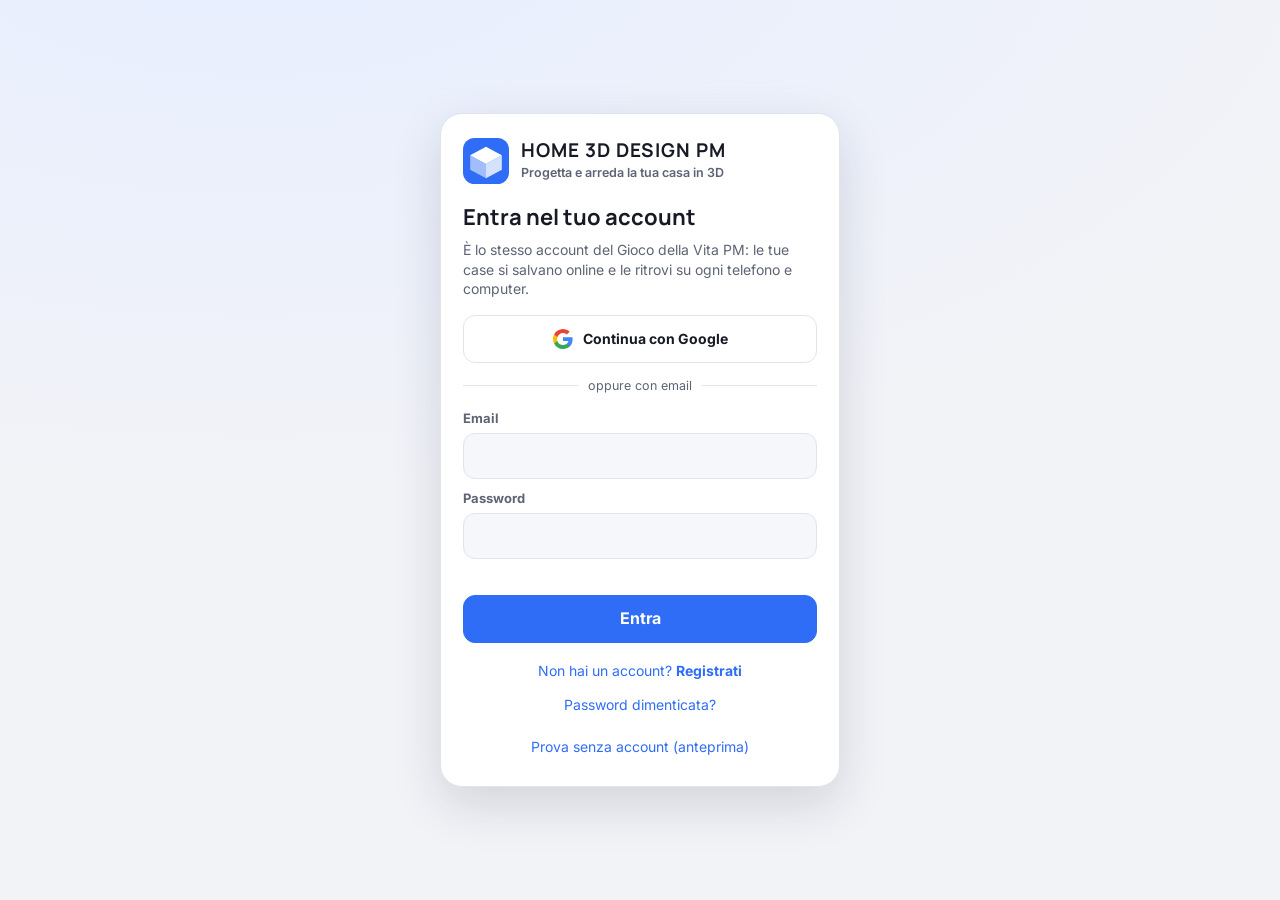
<file: home3d/index.html>
<!doctype html>
<html lang="it">
<head>
<meta charset="utf-8">
<meta name="viewport" content="width=device-width,initial-scale=1,viewport-fit=cover">
<meta name="theme-color" content="#2f6df6">
<meta name="mobile-web-app-capable" content="yes">
<meta name="apple-mobile-web-app-capable" content="yes">
<meta name="apple-mobile-web-app-title" content="Home 3D PM">
<meta name="description" content="HOME 3D DESIGN PM: progetta case e arreda stanze in 3D con mobili, materiali, luci e telecamera libera.">
<meta name="claude:viewport-fit-sides" content="cover">
<title>HOME 3D DESIGN PM</title>
<link rel="manifest" href="manifest.webmanifest">
<link rel="icon" href="icons/icon-192.png">
<link rel="apple-touch-icon" href="icons/icon-192.png">
<link rel="preconnect" href="https://fonts.googleapis.com">
<link rel="stylesheet" href="https://fonts.googleapis.com/css2?family=Inter:wght@400;600;700;800&family=Manrope:wght@700;800&display=swap">
<link rel="stylesheet" href="css/style.css">
<script type="importmap">{"imports":{"three":"./js/three.module.min.js","three/addons/":"./js/addons/"}}</script>
</head>
<body><svg width="0" height="0" style="position:absolute" aria-hidden="true"><symbol id="i-plus" viewBox="0 0 24 24" fill="none" stroke="currentColor" stroke-width="1.8" stroke-linecap="round" stroke-linejoin="round"><path d="M12 5v14M5 12h14"/></symbol><symbol id="i-home" viewBox="0 0 24 24" fill="none" stroke="currentColor" stroke-width="1.8" stroke-linecap="round" stroke-linejoin="round"><path d="M3 10.5 12 3l9 7.5"/><path d="M5 9v12h14V9"/><path d="M10 21v-6h4v6"/></symbol><symbol id="i-sofa" viewBox="0 0 24 24" fill="none" stroke="currentColor" stroke-width="1.8" stroke-linecap="round" stroke-linejoin="round"><path d="M5 11V8a2 2 0 0 1 2-2h10a2 2 0 0 1 2 2v3"/><path d="M3 13a2 2 0 0 1 4 0v2h10v-2a2 2 0 0 1 4 0v5H3z"/><path d="M5 18v2M19 18v2"/></symbol><symbol id="i-door" viewBox="0 0 24 24" fill="none" stroke="currentColor" stroke-width="1.8" stroke-linecap="round" stroke-linejoin="round"><path d="M6 21V4a1 1 0 0 1 1-1h10a1 1 0 0 1 1 1v17"/><path d="M3 21h18"/><path d="M14.5 12h.01"/></symbol><symbol id="i-sparkle" viewBox="0 0 24 24" fill="none" stroke="currentColor" stroke-width="1.8" stroke-linecap="round" stroke-linejoin="round"><path d="M12 3l1.8 5.2L19 10l-5.2 1.8L12 17l-1.8-5.2L5 10l5.2-1.8z"/><path d="M19 15.5l.7 1.8 1.8.7-1.8.7-.7 1.8-.7-1.8-1.8-.7 1.8-.7z"/></symbol><symbol id="i-sliders" viewBox="0 0 24 24" fill="none" stroke="currentColor" stroke-width="1.8" stroke-linecap="round" stroke-linejoin="round"><path d="M4 6h9M17 6h3M4 12h3M11 12h9M4 18h11M19 18h1"/><circle cx="15" cy="6" r="2"/><circle cx="9" cy="12" r="2"/><circle cx="17" cy="18" r="2"/></symbol><symbol id="i-save" viewBox="0 0 24 24" fill="none" stroke="currentColor" stroke-width="1.8" stroke-linecap="round" stroke-linejoin="round"><path d="M5 3h11l3 3v15H5z"/><path d="M8 3v5h7V3"/><path d="M8 21v-7h8v7"/></symbol><symbol id="i-ruler" viewBox="0 0 24 24" fill="none" stroke="currentColor" stroke-width="1.8" stroke-linecap="round" stroke-linejoin="round"><path d="M3 17 17 3l4 4L7 21z"/><path d="M7.5 12.5l2 2M10.5 9.5l2 2M13.5 6.5l2 2"/></symbol><symbol id="i-bulb" viewBox="0 0 24 24" fill="none" stroke="currentColor" stroke-width="1.8" stroke-linecap="round" stroke-linejoin="round"><path d="M9 18h6M10 21h4"/><path d="M12 3a6 6 0 0 0-4 10.5c.7.7 1 1.5 1 2.5h6c0-1 .3-1.8 1-2.5A6 6 0 0 0 12 3z"/></symbol><symbol id="i-camera" viewBox="0 0 24 24" fill="none" stroke="currentColor" stroke-width="1.8" stroke-linecap="round" stroke-linejoin="round"><path d="M4 7h3l2-3h6l2 3h3a1 1 0 0 1 1 1v11a1 1 0 0 1-1 1H4a1 1 0 0 1-1-1V8a1 1 0 0 1 1-1z"/><circle cx="12" cy="13" r="3.5"/></symbol><symbol id="i-pin" viewBox="0 0 24 24" fill="none" stroke="currentColor" stroke-width="1.8" stroke-linecap="round" stroke-linejoin="round"><path d="M12 16v6"/><path d="M8 3h8l-1 6 3 4v3H6v-3l3-4z"/></symbol><symbol id="i-clipboard" viewBox="0 0 24 24" fill="none" stroke="currentColor" stroke-width="1.8" stroke-linecap="round" stroke-linejoin="round"><path d="M9 3h6v3H9z"/><path d="M8 5H5v16h14V5h-3"/></symbol><symbol id="i-trash" viewBox="0 0 24 24" fill="none" stroke="currentColor" stroke-width="1.8" stroke-linecap="round" stroke-linejoin="round"><path d="M3 6h18M8 6V4h8v2"/><path d="M6 6l1 15h10l1-15"/><path d="M10 11v6M14 11v6"/></symbol><symbol id="i-sun" viewBox="0 0 24 24" fill="none" stroke="currentColor" stroke-width="1.8" stroke-linecap="round" stroke-linejoin="round"><circle cx="12" cy="12" r="4"/><path d="M12 2v2M12 20v2M4.9 4.9l1.4 1.4M17.7 17.7l1.4 1.4M2 12h2M20 12h2M4.9 19.1l1.4-1.4M17.7 6.3l1.4-1.4"/></symbol><symbol id="i-moon" viewBox="0 0 24 24" fill="none" stroke="currentColor" stroke-width="1.8" stroke-linecap="round" stroke-linejoin="round"><path d="M20 14.5A8 8 0 1 1 9.5 4a6.5 6.5 0 0 0 10.5 10.5z"/></symbol><symbol id="i-orbit" viewBox="0 0 24 24" fill="none" stroke="currentColor" stroke-width="1.8" stroke-linecap="round" stroke-linejoin="round"><path d="M21 12a9 9 0 1 1-2.6-6.4"/><path d="M21 3v6h-6"/></symbol><symbol id="i-down" viewBox="0 0 24 24" fill="none" stroke="currentColor" stroke-width="1.8" stroke-linecap="round" stroke-linejoin="round"><path d="M12 3v13M6 10l6 6 6-6M4 21h16"/></symbol><symbol id="i-square" viewBox="0 0 24 24" fill="none" stroke="currentColor" stroke-width="1.8" stroke-linecap="round" stroke-linejoin="round"><rect x="4" y="4" width="16" height="16" rx="2"/></symbol><symbol id="i-walk" viewBox="0 0 24 24" fill="none" stroke="currentColor" stroke-width="1.8" stroke-linecap="round" stroke-linejoin="round"><circle cx="13" cy="4" r="2"/><path d="M9 21l3-7 3 3v4"/><path d="M7 12l3-4 4 1 2 4"/><path d="M12 9l-1 5"/></symbol><symbol id="i-map" viewBox="0 0 24 24" fill="none" stroke="currentColor" stroke-width="1.8" stroke-linecap="round" stroke-linejoin="round"><path d="M9 4 3 6v14l6-2 6 2 6-2V4l-6 2z"/><path d="M9 4v14M15 6v14"/></symbol><symbol id="i-brick" viewBox="0 0 24 24" fill="none" stroke="currentColor" stroke-width="1.8" stroke-linecap="round" stroke-linejoin="round"><rect x="3" y="5" width="18" height="14" rx="1"/><path d="M3 12h18M9 5v7M15 12v7"/></symbol><symbol id="i-upload" viewBox="0 0 24 24" fill="none" stroke="currentColor" stroke-width="1.8" stroke-linecap="round" stroke-linejoin="round"><path d="M12 16V4M7 9l5-5 5 5M4 20h16"/></symbol><symbol id="i-download" viewBox="0 0 24 24" fill="none" stroke="currentColor" stroke-width="1.8" stroke-linecap="round" stroke-linejoin="round"><path d="M12 4v12M7 11l5 5 5-5M4 20h16"/></symbol><symbol id="i-pencil" viewBox="0 0 24 24" fill="none" stroke="currentColor" stroke-width="1.8" stroke-linecap="round" stroke-linejoin="round"><path d="M4 20l1-4L16 5l3 3L8 19z"/><path d="M14 7l3 3"/></symbol><symbol id="i-palette" viewBox="0 0 24 24" fill="none" stroke="currentColor" stroke-width="1.8" stroke-linecap="round" stroke-linejoin="round"><path d="M12 3a9 9 0 1 0 0 18c1 0 1.5-.8 1.5-1.5 0-1.2-1-1.5-1-2.5s.8-1.5 2-1.5h2A4.5 4.5 0 0 0 21 11c0-4.4-4-8-9-8z"/><circle cx="7.5" cy="11" r="1"/><circle cx="12" cy="7" r="1"/><circle cx="16.5" cy="10" r="1"/></symbol><symbol id="i-move" viewBox="0 0 24 24" fill="none" stroke="currentColor" stroke-width="1.8" stroke-linecap="round" stroke-linejoin="round"><path d="M12 3v18M3 12h18M9 6l3-3 3 3M9 18l3 3 3-3M6 9l-3 3 3 3M18 9l3 3-3 3"/></symbol><symbol id="i-eye" viewBox="0 0 24 24" fill="none" stroke="currentColor" stroke-width="1.8" stroke-linecap="round" stroke-linejoin="round"><path d="M2 12s3.5-7 10-7 10 7 10 7-3.5 7-10 7S2 12 2 12z"/><circle cx="12" cy="12" r="3"/></symbol><symbol id="i-eyeoff" viewBox="0 0 24 24" fill="none" stroke="currentColor" stroke-width="1.8" stroke-linecap="round" stroke-linejoin="round"><path d="M3 3l18 18"/><path d="M10.6 5.1A10 10 0 0 1 12 5c6.5 0 10 7 10 7a17 17 0 0 1-3 3.9M6.6 6.6C3.9 8.4 2 12 2 12s3.5 7 10 7c1.7 0 3.2-.5 4.5-1.2"/><path d="M9.9 9.9a3 3 0 0 0 4.2 4.2"/></symbol><symbol id="i-scissors" viewBox="0 0 24 24" fill="none" stroke="currentColor" stroke-width="1.8" stroke-linecap="round" stroke-linejoin="round"><circle cx="6" cy="6" r="3"/><circle cx="6" cy="18" r="3"/><path d="M8.6 7.6 20 18M8.6 16.4 20 6"/></symbol><symbol id="i-box" viewBox="0 0 24 24" fill="none" stroke="currentColor" stroke-width="1.8" stroke-linecap="round" stroke-linejoin="round"><path d="M3 7l9-4 9 4v10l-9 4-9-4z"/><path d="M3 7l9 4 9-4M12 11v10"/></symbol><symbol id="i-check" viewBox="0 0 24 24" fill="none" stroke="currentColor" stroke-width="1.8" stroke-linecap="round" stroke-linejoin="round"><path d="M5 12l5 5L20 7"/></symbol><symbol id="i-frame" viewBox="0 0 24 24" fill="none" stroke="currentColor" stroke-width="1.8" stroke-linecap="round" stroke-linejoin="round"><rect x="3" y="4" width="18" height="16" rx="1"/><path d="M3 16l5-5 4 4 3-3 6 6"/><circle cx="15.5" cy="8.5" r="1.5"/></symbol><symbol id="i-cabinet" viewBox="0 0 24 24" fill="none" stroke="currentColor" stroke-width="1.8" stroke-linecap="round" stroke-linejoin="round"><rect x="4" y="3" width="16" height="18" rx="1"/><path d="M4 12h16M10 7.5h4M10 16.5h4"/></symbol><symbol id="i-rug" viewBox="0 0 24 24" fill="none" stroke="currentColor" stroke-width="1.8" stroke-linecap="round" stroke-linejoin="round"><rect x="4" y="6" width="16" height="12" rx="1"/><rect x="7" y="9" width="10" height="6"/><path d="M4 8H2M4 12H2M4 16H2M22 8h-2M22 12h-2M22 16h-2"/></symbol><symbol id="i-terrace" viewBox="0 0 24 24" fill="none" stroke="currentColor" stroke-width="1.8" stroke-linecap="round" stroke-linejoin="round"><path d="M3 21h18M5 21v-8h14v8M5 13l7-6 7 6"/><path d="M9 21v-4M12 21v-4M15 21v-4"/></symbol><symbol id="i-tree" viewBox="0 0 24 24" fill="none" stroke="currentColor" stroke-width="1.8" stroke-linecap="round" stroke-linejoin="round"><path d="M12 22v-6"/><path d="M12 2a5 5 0 0 0-5 5 4.5 4.5 0 0 0-2 8.5h14A4.5 4.5 0 0 0 17 7a5 5 0 0 0-5-5z"/></symbol><symbol id="i-bed" viewBox="0 0 24 24" fill="none" stroke="currentColor" stroke-width="1.8" stroke-linecap="round" stroke-linejoin="round"><path d="M3 19V6M3 12h18v7M3 16h18"/><path d="M7 12V9h5v3"/></symbol><symbol id="i-pan" viewBox="0 0 24 24" fill="none" stroke="currentColor" stroke-width="1.8" stroke-linecap="round" stroke-linejoin="round"><circle cx="10" cy="13" r="6"/><path d="M16 13h6"/></symbol><symbol id="i-dish" viewBox="0 0 24 24" fill="none" stroke="currentColor" stroke-width="1.8" stroke-linecap="round" stroke-linejoin="round"><circle cx="12" cy="13" r="7"/><circle cx="12" cy="13" r="3.5"/><path d="M4 4v4M2.5 4v3a1.5 1.5 0 0 0 3 0V4M20 4v16"/></symbol><symbol id="i-bath" viewBox="0 0 24 24" fill="none" stroke="currentColor" stroke-width="1.8" stroke-linecap="round" stroke-linejoin="round"><path d="M3 12h18v3a5 5 0 0 1-5 5H8a5 5 0 0 1-5-5z"/><path d="M6 12V5a2 2 0 0 1 4 0"/><path d="M7 20l-1 2M17 20l1 2"/></symbol><symbol id="i-laptop" viewBox="0 0 24 24" fill="none" stroke="currentColor" stroke-width="1.8" stroke-linecap="round" stroke-linejoin="round"><rect x="5" y="4" width="14" height="10" rx="1"/><path d="M2 19h20l-2-5H4z"/></symbol><symbol id="i-plant" viewBox="0 0 24 24" fill="none" stroke="currentColor" stroke-width="1.8" stroke-linecap="round" stroke-linejoin="round"><path d="M7 15h10l-1.5 6h-7z"/><path d="M12 15V9"/><path d="M12 10c0-3-2-5-5-5 0 3 2 5 5 5zM12 9c0-3 2-5 5-5 0 3-2 5-5 5z"/></symbol><symbol id="i-up" viewBox="0 0 24 24" fill="none" stroke="currentColor" stroke-width="1.8" stroke-linecap="round" stroke-linejoin="round"><path d="M12 20V7M6 13l6-6 6 6"/></symbol><symbol id="i-dn" viewBox="0 0 24 24" fill="none" stroke="currentColor" stroke-width="1.8" stroke-linecap="round" stroke-linejoin="round"><path d="M12 4v13M6 11l6 6 6-6"/></symbol></svg>
<div class="login" id="login" hidden><div class="lgbox"></div></div>
<div class="loading" id="loading">Caricamento di HOME 3D DESIGN PM…</div>

<!-- ============ HOME ============ -->
<main id="home" hidden>
  <div class="hwrap">
    <header class="brand">
      <svg viewBox="0 0 64 64" aria-hidden="true"><rect width="64" height="64" rx="16" fill="#2f6df6"/><path d="M32 12 L54 24 V44 L32 56 L10 44 V24Z" fill="#fff" opacity=".18"/><path d="M32 12 L54 24 L32 36 L10 24Z" fill="#fff"/><path d="M10 24 L32 36 V56 L10 44Z" fill="#cfe0ff"/><path d="M54 24 L32 36 V56 L54 44Z" fill="#9dbdff"/><rect x="36" y="40" width="8" height="10" fill="#2f6df6" transform="skewY(-28) translate(0,22)"/></svg>
      <div><h1>HOME 3D DESIGN PM</h1><small>Progetta e arreda la tua casa in 3D</small></div>
      <button class="accchip" id="accChip" type="button" data-go="impostazioni" aria-label="Il tuo account" hidden></button>
    </header>
    <section class="hero" id="hero">
      <img id="heroImg" alt="">
      <div class="in"><h2>Crea la casa dei tuoi sogni</h2><p>Disegna la pianta, allarga i muri e guarda subito la casa in 3D dalla telecamera. Oltre 100 mobili, materiali veri, luci di giorno e di notte, e i tuoi mobili dalle foto.</p>
        <button class="btn main" type="button" data-go="nuovo">＋ Nuovo progetto</button></div>
    </section>
    <nav class="tiles" aria-label="Menu principale">
      <button class="tile" type="button" data-go="nuovo"><span class="ic"><svg class="i" aria-hidden="true"><use href="#i-plus"/></svg></span><b>Nuovo progetto</b><span>Casa vuota o stanza pronta</span></button>
      <button class="tile" type="button" data-go="case"><span class="ic"><svg class="i" aria-hidden="true"><use href="#i-home"/></svg></span><b>Le mie case</b><span>Tutti i progetti salvati</span></button>
      <button class="tile" type="button" data-go="catalogo"><span class="ic"><svg class="i" aria-hidden="true"><use href="#i-sofa"/></svg></span><b>Catalogo</b><span>Mobili e oggetti in 3D</span></button>
      <button class="tile" type="button" data-go="stanze"><span class="ic"><svg class="i" aria-hidden="true"><use href="#i-door"/></svg></span><b>Le mie stanze</b><span>Tutte le stanze create</span></button>
      <button class="tile" type="button" data-go="ispirazioni"><span class="ic"><svg class="i" aria-hidden="true"><use href="#i-sparkle"/></svg></span><b>Ispirazioni</b><span>12 stanze già arredate</span></button>
      <button class="tile" type="button" data-go="impostazioni"><span class="ic"><svg class="i" aria-hidden="true"><use href="#i-sliders"/></svg></span><b>Impostazioni</b><span>Grafica, dati, tema</span></button>
    </nav>
    <section class="sec" id="hview"></section>
  </div>
</main>

<!-- ============ EDITOR ============ -->
<div id="editor" hidden>
  <header class="etop">
    <button class="btn icon ghost" id="eBack" type="button" aria-label="Torna alla home">←</button>
    <button class="tt" id="eTitle" type="button" aria-label="Cambia stanza"><b id="eRoom"></b><span id="eHouse"></span></button>
    <span class="cost" id="eCost" title="Costo dei mobili"></span>
    <button class="btn icon ghost" id="eUndo" type="button" aria-label="Annulla">↶</button>
    <button class="btn icon ghost" id="eRedo" type="button" aria-label="Ripeti">↷</button>
    <button class="btn icon ghost" id="eSave" type="button" aria-label="Salva"><svg class="i" aria-hidden="true"><use href="#i-save"/></svg></button>
    <button class="btn icon ghost" id="eMenuBtn" type="button" aria-label="Altre funzioni" aria-haspopup="menu">⋯</button>
  </header>
  <div class="menu" id="eMenu" role="menu" hidden>
    <button role="menuitem" data-m="stanza"><svg class="i" aria-hidden="true"><use href="#i-ruler"/></svg> Stanza: misure e superfici</button>
    <button role="menuitem" data-m="luce"><svg class="i" aria-hidden="true"><use href="#i-bulb"/></svg> Illuminazione</button>
    <button role="menuitem" data-m="nuovastanza"><svg class="i" aria-hidden="true"><use href="#i-plus"/></svg> Aggiungi una stanza</button>
    <button role="menuitem" data-m="foto"><svg class="i" aria-hidden="true"><use href="#i-camera"/></svg> Fotografa la stanza</button>
    <button role="menuitem" data-m="primadopo">↔️ Prima e dopo</button>
    <button role="menuitem" data-m="salvaprima"><svg class="i" aria-hidden="true"><use href="#i-pin"/></svg> Usa questo come "prima"</button>
    <button role="menuitem" data-m="incolla"><svg class="i" aria-hidden="true"><use href="#i-clipboard"/></svg> Incolla mobile</button>
    <hr>
    <button role="menuitem" data-m="eliminastanza"><svg class="i" aria-hidden="true"><use href="#i-trash"/></svg> Elimina questa stanza</button>
  </div>
  <div class="emain">
    <section class="stage" id="stage">
      <div class="float fl-tl">
        <button class="btn" id="bDay" type="button" aria-label="Giorno o notte"><svg class="i" aria-hidden="true"><use href="#i-sun"/></svg> Giorno</button>
        <button class="btn" id="bMode" type="button" aria-label="Modalità"><svg class="i" aria-hidden="true"><use href="#i-sparkle"/></svg> Realistico</button>
      </div>
      <div class="float fl-r" role="group" aria-label="Telecamera">
        <button class="btn" data-cam="libera" type="button" aria-pressed="true"><svg class="i" aria-hidden="true"><use href="#i-orbit"/></svg><small>Libera</small></button>
        <button class="btn" data-cam="alto" type="button"><svg class="i" aria-hidden="true"><use href="#i-down"/></svg><small>Alto</small></button>
        <button class="btn" data-cam="fronte" type="button"><svg class="i" aria-hidden="true"><use href="#i-square"/></svg><small>Fronte</small></button>
        <button class="btn" data-cam="lato" type="button">◧<small>Lato</small></button>
        <button class="btn" data-cam="persona" type="button"><svg class="i" aria-hidden="true"><use href="#i-walk"/></svg><small>1ª pers.</small></button>
        <button class="btn" data-cam="pianta" type="button"><svg class="i" aria-hidden="true"><use href="#i-map"/></svg><small>Pianta</small></button>
        <button class="btn" id="zIn" type="button" aria-label="Avvicina">＋</button>
        <button class="btn" id="zOut" type="button" aria-label="Allontana">－</button>
      </div>
      <div class="float fl-b" id="fpPad" hidden>
        <div class="pad">
          <button class="btn" data-mv="sx" type="button" aria-label="Sinistra">◀</button>
          <button class="btn" data-mv="av" type="button" aria-label="Avanti">▲</button>
          <button class="btn" data-mv="dx" type="button" aria-label="Destra">▶</button>
          <span></span>
          <button class="btn" data-mv="in" type="button" aria-label="Indietro">▼</button>
          <span></span>
        </div>
      </div>
      <canvas class="planov" id="planOv" hidden aria-label="Pianta della casa vista dall'alto"></canvas>
      <div class="pv" id="pv" hidden><div class="pvh"><span id="pvT"><svg class="i" aria-hidden="true"><use href="#i-camera"/></svg> Telecamera</span><button class="btn icon" id="pvSwap" type="button" aria-label="Guarda a schermo intero">⤢</button></div></div>
      <div class="float fl-br" id="planBar" role="group" aria-label="Pianta" hidden>
        <button class="btn" type="button" data-pb="3d"><svg class="i" aria-hidden="true"><use href="#i-sofa"/></svg> Arreda in 3D</button>
        <button class="btn icon" type="button" data-pb="out" aria-label="Allontana">－</button>
        <button class="btn icon" type="button" data-pb="in" aria-label="Avvicina">＋</button>
        <button class="btn icon" type="button" data-pb="fit" aria-label="Mostra tutta la casa">⌖</button>
      </div>
      <div class="badge" id="badge" hidden></div>
      <div class="help" id="help"></div>
    </section>
    <aside class="panel cat" id="catPanel">
      <div class="ctabs" id="cTabs" role="tablist" hidden><button type="button" data-ct="build" aria-pressed="true"><svg class="i" aria-hidden="true"><use href="#i-brick"/></svg> Costruisci</button><button type="button" data-ct="lib" aria-pressed="false"><svg class="i" aria-hidden="true"><use href="#i-sofa"/></svg> Libreria</button></div>
      <div class="build" id="cBuild" hidden></div>
      <div class="crow"><input class="search" id="cSearch" type="search" placeholder="Cerca nel catalogo…" aria-label="Cerca nel catalogo"><button class="btn icon" id="cImport" type="button" aria-label="Importa modello 3D GLB" title="Importa modello 3D (GLB / glTF)"><svg class="i" aria-hidden="true"><use href="#i-up"/></svg></button><button class="btn icon" id="cPhoto" type="button" aria-label="Crea un mobile da una foto" title="Crea un mobile da una foto"><svg class="i" aria-hidden="true"><use href="#i-camera"/></svg></button></div>
      <div class="chips" id="cChips"></div>
      <div class="items" id="cItems"></div>
    </aside>
    <aside class="panel props" id="props" hidden></aside>
  </div>
</div>

<input type="file" id="fileGlb" accept=".glb,.gltf,model/gltf-binary,model/gltf+json" hidden>
<dialog id="dlg"><div class="dh"><h2 id="dlgT"></h2><button class="btn icon ghost" id="dlgX" type="button" aria-label="Chiudi">✕</button></div><div class="db" id="dlgB"></div><div class="df" id="dlgF"></div></dialog>
<div class="toast" id="toast" hidden></div>

<script src="fb/firebase-app-compat.js"></script><script src="fb/firebase-auth-compat.js"></script><script src="fb/firebase-firestore-compat.js"></script>
<script type="module" src="js/app.js"></script>
</body>
</html>
</file>
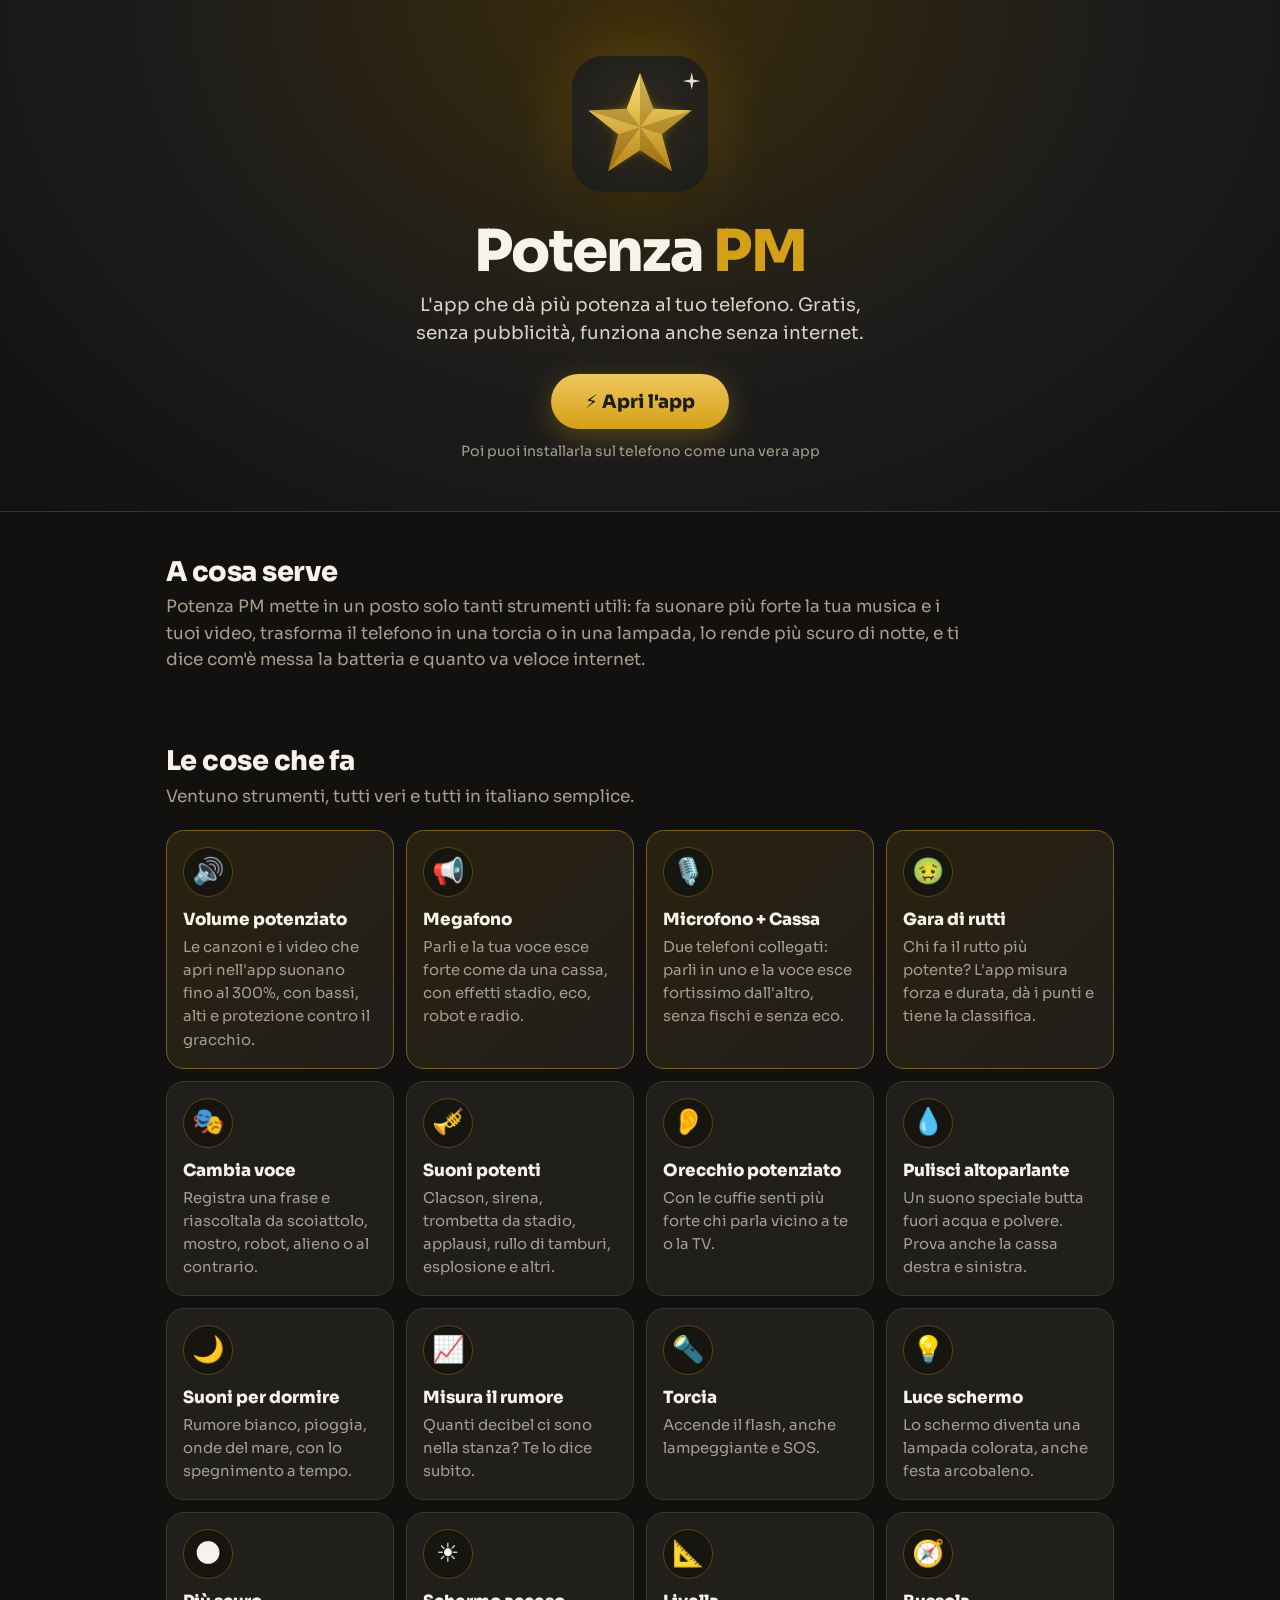
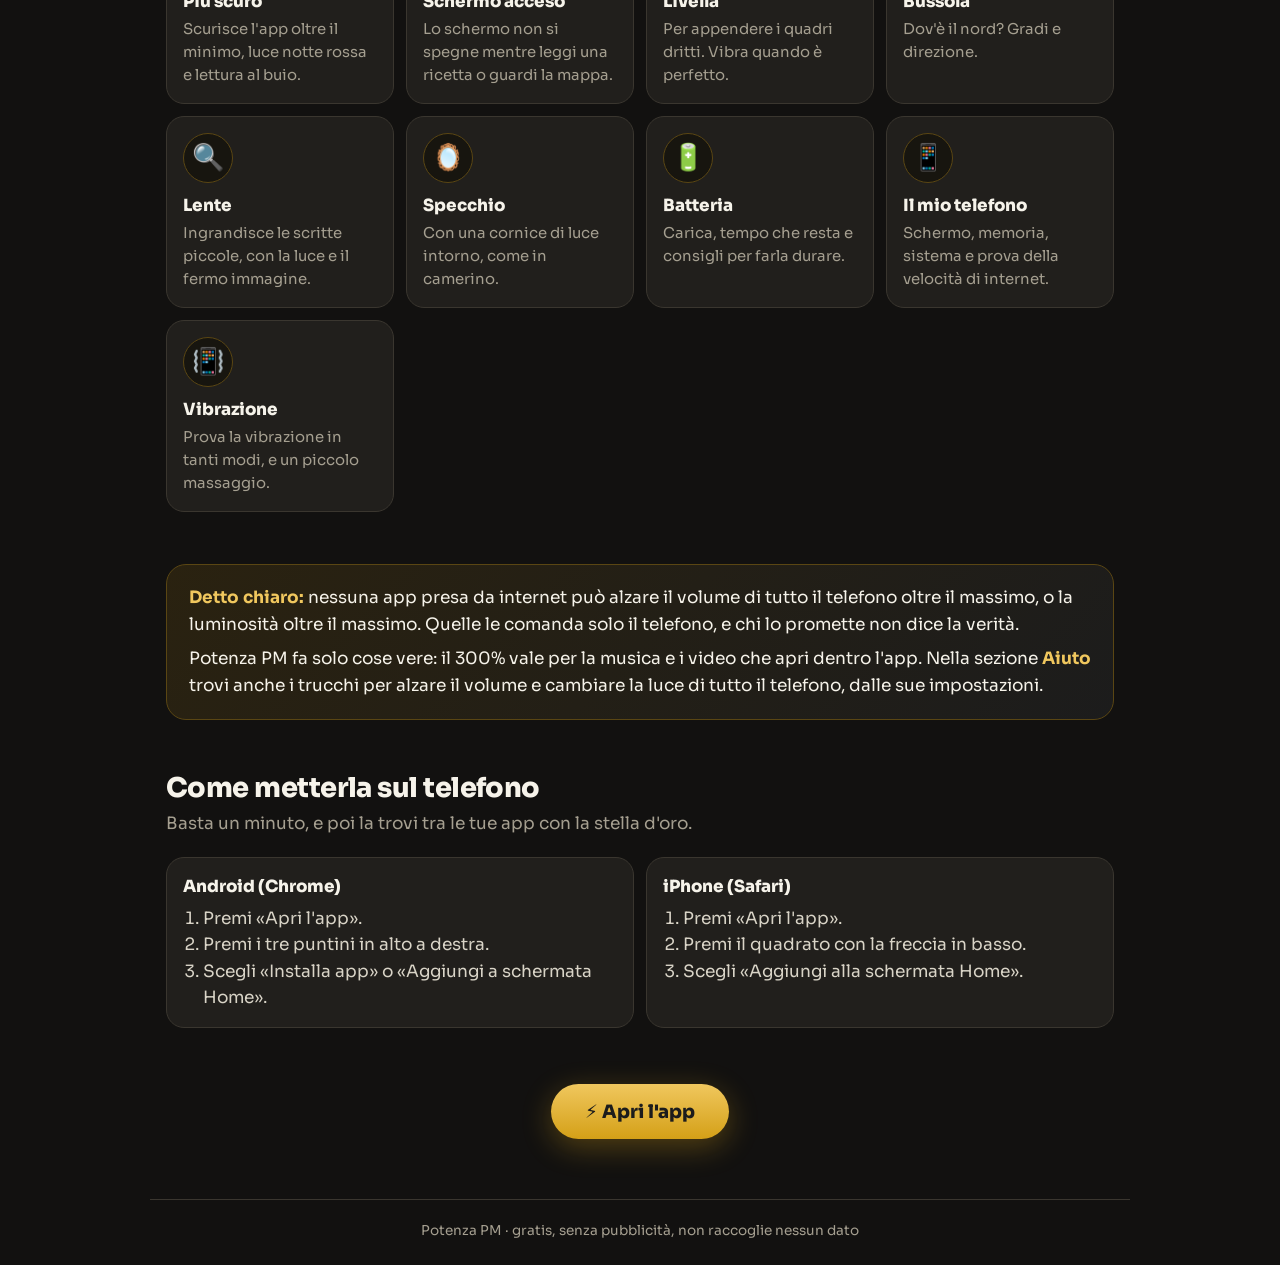
<file: potenzapm/index.html>
<!doctype html>
<html lang="it">
<head>
<meta charset="utf-8">
<meta name="viewport" content="width=device-width,initial-scale=1,viewport-fit=cover">
<meta name="theme-color" content="#1c1c1c">
<meta name="description" content="Potenza PM: l'app gratis che potenzia il tuo telefono. Volume fino al 300% per la tua musica, torcia, luce schermo, modo notte, batteria, bussola e tanto altro.">
<title>Potenza PM</title>
<link rel="icon" href="icon-192.png">
<link rel="apple-touch-icon" href="icon-180.png">
<link rel="preconnect" href="https://fonts.googleapis.com">
<link rel="stylesheet" href="https://fonts.googleapis.com/css2?family=Sora:wght@400;600;800&display=swap">
<style>
/* Layout: in alto icona grande, nome e pulsante «Apri l'app»; poi a cosa serve, la griglia delle cose che fa, la verità sul volume, come installarla. */
:root{--fondo:#121110;--nero:#1c1c1c;--scheda:#211f1c;--linea:#3a362f;--oro:#d4a017;--oro2:#f0c75e;--crema:#f6f3ea;--tenue:#a59f90;--f:'Sora',system-ui,-apple-system,'Segoe UI',sans-serif;color-scheme:dark}
*{box-sizing:border-box}
html,body{margin:0}
body{background:var(--fondo);color:var(--crema);font:17px/1.55 var(--f)}
.wrap{max-width:980px;margin:0 auto;padding-left:max(16px,env(safe-area-inset-left,0px));padding-right:max(16px,env(safe-area-inset-right,0px))}
.hero{background:radial-gradient(ellipse at 50% 0%,#3a2c0b 0%,#1c1c1c 55%,var(--fondo) 100%);padding:56px 0 48px;text-align:center;border-bottom:1px solid var(--linea)}
.hero img{width:136px;height:136px;border-radius:32px;box-shadow:0 0 60px #d4a01755,0 10px 30px #0008}
h1{font:800 clamp(2.3rem,7vw,3.6rem)/1.05 var(--f);margin:22px 0 8px;letter-spacing:-.03em}
h1 span{color:var(--oro)}
.sotto{font-size:1.15rem;color:#d9d4c7;max-width:34ch;margin:0 auto 26px;text-wrap:balance}
.apri{display:inline-flex;align-items:center;gap:10px;background:linear-gradient(180deg,var(--oro2),var(--oro));color:#1c1c1c;font:800 1.15rem var(--f);text-decoration:none;padding:16px 34px;border-radius:999px;box-shadow:0 8px 30px #d4a01755}
.apri:hover{filter:brightness(1.06)}
.apri:focus-visible{outline:3px solid var(--crema);outline-offset:3px}
.piccolo{display:block;margin-top:12px;color:var(--tenue);font-size:.88rem}
section{padding:44px 0 8px}
h2{font:800 1.7rem/1.2 var(--f);margin:0 0 6px;letter-spacing:-.02em}
h2+p{color:var(--tenue);margin:0 0 20px;max-width:62ch}
.griglia{display:grid;grid-template-columns:repeat(auto-fill,minmax(220px,1fr));gap:12px}
.c{background:var(--scheda);border:1px solid var(--linea);border-radius:18px;padding:16px}
.c .ic{font-size:26px;width:50px;height:50px;border-radius:50%;display:grid;place-items:center;background:#17150f;border:1px solid #5a4613;margin-bottom:10px}
.c b{display:block;font-weight:800;font-size:1.05rem;margin-bottom:3px}
.c p{margin:0;color:var(--tenue);font-size:.93rem}
.c.top{border-color:#7a5d16;background:linear-gradient(135deg,#2a2210,var(--scheda))}
.verita{background:linear-gradient(135deg,#2a2210,#1c1c1c);border:1px solid #5a4613;border-radius:20px;padding:20px 22px}
.verita b{color:var(--oro2)}
.verita p{margin:0 0 8px}
.passi{display:grid;grid-template-columns:repeat(auto-fit,minmax(260px,1fr));gap:12px}
.passi ol{margin:6px 0 0;padding-left:20px;color:#d9d4c7}
.fine{text-align:center;padding:48px 0 60px}
footer{color:var(--tenue);font-size:.85rem;text-align:center;border-top:1px solid var(--linea);padding:20px 0 calc(24px + env(safe-area-inset-bottom,0px))}
</style>
</head>
<body>
<header class="hero">
  <div class="wrap">
    <img src="icon-512.png" alt="Icona di Potenza PM: una stella d'oro su sfondo nero">
    <h1>Potenza <span>PM</span></h1>
    <p class="sotto">L'app che dà più potenza al tuo telefono. Gratis, senza pubblicità, funziona anche senza internet.</p>
    <a class="apri" href="app/">⚡ Apri l'app</a>
    <span class="piccolo">Poi puoi installarla sul telefono come una vera app</span>
  </div>
</header>

<main class="wrap">
  <section>
    <h2>A cosa serve</h2>
    <p>Potenza PM mette in un posto solo tanti strumenti utili: fa suonare più forte la tua musica e i tuoi video, trasforma il telefono in una torcia o in una lampada, lo rende più scuro di notte, e ti dice com'è messa la batteria e quanto va veloce internet.</p>
  </section>

  <section>
    <h2>Le cose che fa</h2>
    <p>Ventuno strumenti, tutti veri e tutti in italiano semplice.</p>
    <div class="griglia">
      <div class="c top"><div class="ic">🔊</div><b>Volume potenziato</b><p>Le canzoni e i video che apri nell'app suonano fino al 300%, con bassi, alti e protezione contro il gracchio.</p></div>
      <div class="c top"><div class="ic">📢</div><b>Megafono</b><p>Parli e la tua voce esce forte come da una cassa, con effetti stadio, eco, robot e radio.</p></div>
      <div class="c top"><div class="ic">🎙️</div><b>Microfono + Cassa</b><p>Due telefoni collegati: parli in uno e la voce esce fortissimo dall'altro, senza fischi e senza eco.</p></div>
      <div class="c top"><div class="ic">🤢</div><b>Gara di rutti</b><p>Chi fa il rutto più potente? L'app misura forza e durata, dà i punti e tiene la classifica.</p></div>
      <div class="c"><div class="ic">🎭</div><b>Cambia voce</b><p>Registra una frase e riascoltala da scoiattolo, mostro, robot, alieno o al contrario.</p></div>
      <div class="c"><div class="ic">🎺</div><b>Suoni potenti</b><p>Clacson, sirena, trombetta da stadio, applausi, rullo di tamburi, esplosione e altri.</p></div>
      <div class="c"><div class="ic">👂</div><b>Orecchio potenziato</b><p>Con le cuffie senti più forte chi parla vicino a te o la TV.</p></div>
      <div class="c"><div class="ic">💧</div><b>Pulisci altoparlante</b><p>Un suono speciale butta fuori acqua e polvere. Prova anche la cassa destra e sinistra.</p></div>
      <div class="c"><div class="ic">🌙</div><b>Suoni per dormire</b><p>Rumore bianco, pioggia, onde del mare, con lo spegnimento a tempo.</p></div>
      <div class="c"><div class="ic">📈</div><b>Misura il rumore</b><p>Quanti decibel ci sono nella stanza? Te lo dice subito.</p></div>
      <div class="c"><div class="ic">🔦</div><b>Torcia</b><p>Accende il flash, anche lampeggiante e SOS.</p></div>
      <div class="c"><div class="ic">💡</div><b>Luce schermo</b><p>Lo schermo diventa una lampada colorata, anche festa arcobaleno.</p></div>
      <div class="c"><div class="ic">🌑</div><b>Più scuro</b><p>Scurisce l'app oltre il minimo, luce notte rossa e lettura al buio.</p></div>
      <div class="c"><div class="ic">☀️</div><b>Schermo acceso</b><p>Lo schermo non si spegne mentre leggi una ricetta o guardi la mappa.</p></div>
      <div class="c"><div class="ic">📐</div><b>Livella</b><p>Per appendere i quadri dritti. Vibra quando è perfetto.</p></div>
      <div class="c"><div class="ic">🧭</div><b>Bussola</b><p>Dov'è il nord? Gradi e direzione.</p></div>
      <div class="c"><div class="ic">🔍</div><b>Lente</b><p>Ingrandisce le scritte piccole, con la luce e il fermo immagine.</p></div>
      <div class="c"><div class="ic">🪞</div><b>Specchio</b><p>Con una cornice di luce intorno, come in camerino.</p></div>
      <div class="c"><div class="ic">🔋</div><b>Batteria</b><p>Carica, tempo che resta e consigli per farla durare.</p></div>
      <div class="c"><div class="ic">📱</div><b>Il mio telefono</b><p>Schermo, memoria, sistema e prova della velocità di internet.</p></div>
      <div class="c"><div class="ic">📳</div><b>Vibrazione</b><p>Prova la vibrazione in tanti modi, e un piccolo massaggio.</p></div>
    </div>
  </section>

  <section>
    <div class="verita">
      <p><b>Detto chiaro:</b> nessuna app presa da internet può alzare il volume di tutto il telefono oltre il massimo, o la luminosità oltre il massimo. Quelle le comanda solo il telefono, e chi lo promette non dice la verità.</p>
      <p style="margin:0">Potenza PM fa solo cose vere: il 300% vale per la musica e i video che apri dentro l'app. Nella sezione <b>Aiuto</b> trovi anche i trucchi per alzare il volume e cambiare la luce di tutto il telefono, dalle sue impostazioni.</p>
    </div>
  </section>

  <section>
    <h2>Come metterla sul telefono</h2>
    <p>Basta un minuto, e poi la trovi tra le tue app con la stella d'oro.</p>
    <div class="passi">
      <div class="c"><b>Android (Chrome)</b><ol><li>Premi «Apri l'app».</li><li>Premi i tre puntini in alto a destra.</li><li>Scegli «Installa app» o «Aggiungi a schermata Home».</li></ol></div>
      <div class="c"><b>iPhone (Safari)</b><ol><li>Premi «Apri l'app».</li><li>Premi il quadrato con la freccia in basso.</li><li>Scegli «Aggiungi alla schermata Home».</li></ol></div>
    </div>
  </section>

  <div class="fine"><a class="apri" href="app/">⚡ Apri l'app</a></div>
</main>
<footer class="wrap">Potenza PM · gratis, senza pubblicità, non raccoglie nessun dato</footer>
</body>
</html>
</file>
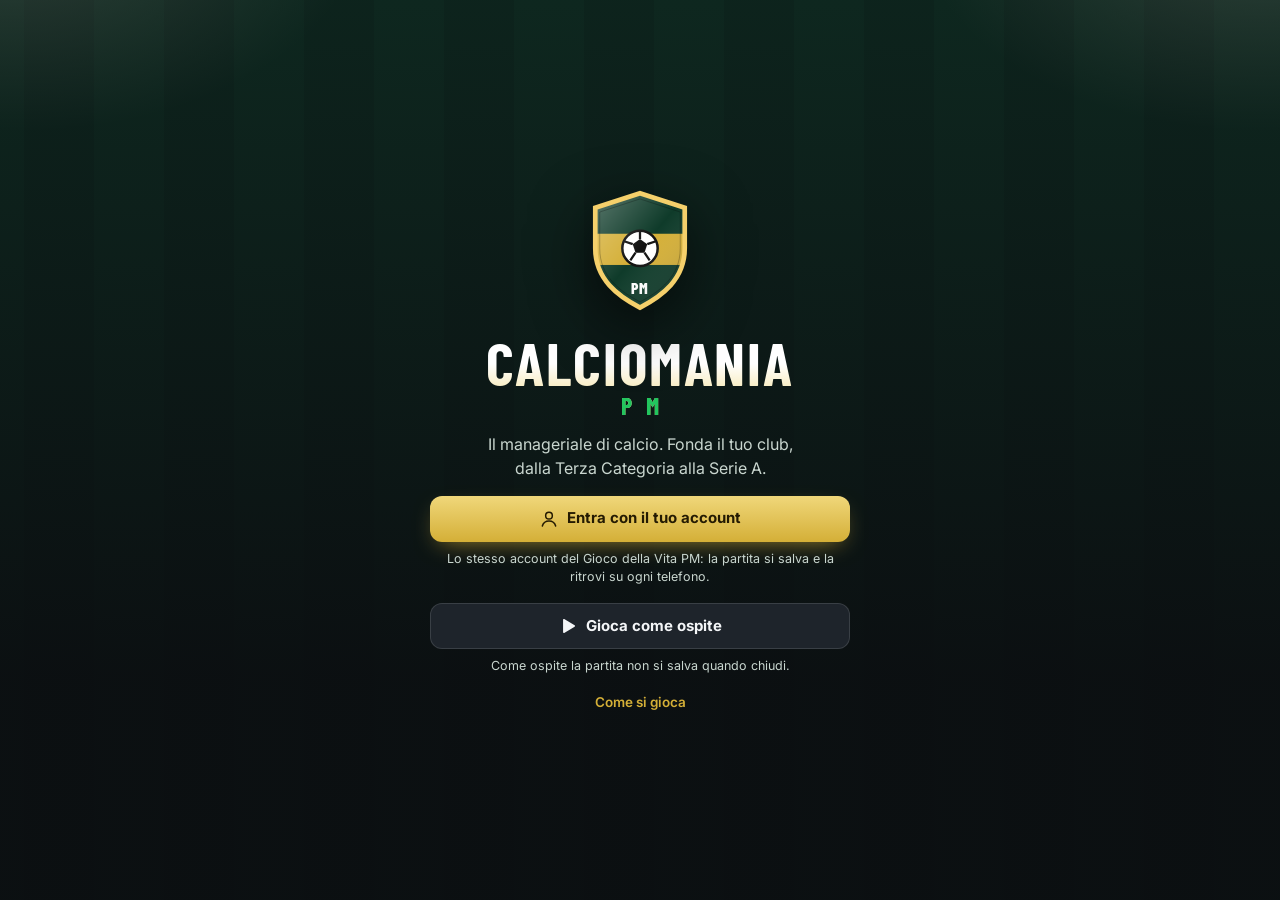
<file: calciomania/app/index.html>
<!doctype html>
<html lang="it">
<head>
<meta charset="utf-8">
<meta name="viewport" content="width=device-width,initial-scale=1,viewport-fit=cover">
<meta name="theme-color" content="#0b0d10">
<meta name="description" content="Calciomania PM: fonda la tua società di calcio e portala dalla Terza Categoria alla Serie A. Giocatori, staff, stadio e gironi online.">
<title>Calciomania PM</title>
<link rel="manifest" href="manifest.webmanifest">
<link rel="icon" href="icon-192.png">
<link rel="apple-touch-icon" href="icon-180.png">
<meta name="apple-mobile-web-app-capable" content="yes">
<meta name="apple-mobile-web-app-status-bar-style" content="black-translucent">
<link rel="preconnect" href="https://fonts.googleapis.com">
<link rel="stylesheet" href="https://fonts.googleapis.com/css2?family=Barlow+Condensed:wght@600;700;800&family=Inter:wght@400;500;600;700&display=swap">
<style>
/* CALCIOMANIA PM — tema scuro premium.
   Nero antracite, verde campo scuro, verde acceso per le azioni, bianco per il testo, oro per premi e soldi.
   Telefono: barra in basso. Computer: barra laterale. */
:root{
  --bg:#0b0d10;--bg2:#0f1216;--pan:#13171c;--pan2:#181d23;--pan3:#1e242b;--linea:rgba(255,255,255,.07);--linea2:rgba(255,255,255,.12);
  --testo:#f4f6f8;--tenue:#8b95a1;--tenue2:#5d6773;--campo:#0f3b2a;--campo2:#145238;--verde:#22c55e;--verde2:#16a34a;--verdeT:rgba(34,197,94,.12);
  --oro:#d4af37;--oro2:#f0d77a;--oroT:rgba(212,175,55,.12);--rosso:#ef4444;--rossoT:rgba(239,68,68,.12);--giallo:#eab308;--gialloT:rgba(234,179,8,.12);--blu:#3b82f6;--bluT:rgba(59,130,246,.12);
  --f-tit:'Barlow Condensed','Arial Narrow',system-ui,sans-serif;--f:'Inter',system-ui,-apple-system,'Segoe UI',Roboto,sans-serif;
  --sx:max(16px,env(safe-area-inset-left,0px));--dx:max(16px,env(safe-area-inset-right,0px));--r:16px;--ombra:0 1px 0 rgba(255,255,255,.03) inset,0 12px 30px -18px rgba(0,0,0,.9);
  color-scheme:dark}
*{box-sizing:border-box;-webkit-tap-highlight-color:transparent}
html,body{margin:0}
body{background:var(--bg);color:var(--testo);font:15px/1.5 var(--f);min-height:100vh;overscroll-behavior-y:none;-webkit-font-smoothing:antialiased}
body.in-partita{overflow:hidden}
button{font:inherit;color:inherit;background:none;border:0;cursor:pointer;padding:0}
input,select,textarea{font:inherit;color:var(--testo)}
h1,h2,h3,h4{font-family:var(--f-tit);letter-spacing:.01em;margin:0 0 .4em;line-height:1.1;font-weight:700}
h2{font-size:26px}h3{font-size:18px;text-transform:uppercase;letter-spacing:.04em}h4{font-size:15px;color:var(--tenue);text-transform:uppercase;letter-spacing:.05em;margin:12px 0 6px}
p{margin:.3em 0}
.ic{width:20px;height:20px;fill:none;stroke:currentColor;stroke-width:1.8;stroke-linecap:round;stroke-linejoin:round;flex:none;vertical-align:-4px}
.ic.oro{color:var(--oro)}.ic.verde{color:var(--verde)}.ic.rosso{color:var(--rosso)}.ic.gira{transform:rotate(90deg)}
.tenue{color:var(--tenue)}.verde{color:var(--verde)}.rosso{color:var(--rosso)}.giallo{color:var(--giallo)}.oro{color:var(--oro)}.centro{text-align:center}
.nota{color:var(--tenue);font-size:13px;margin:.5em 0}
a{color:var(--oro)}
#app{min-height:100vh}
::-webkit-scrollbar{width:8px;height:8px}::-webkit-scrollbar-thumb{background:#262d35;border-radius:8px}

/* struttura */
.shell{min-height:100vh}
.side{display:none}
.main{max-width:760px;margin:0 auto;min-width:0}
.top{position:sticky;top:0;z-index:20;display:flex;align-items:center;gap:10px;padding:calc(10px + env(safe-area-inset-top,0px)) var(--dx) 10px var(--sx);background:rgba(11,13,16,.86);backdrop-filter:blur(16px);-webkit-backdrop-filter:blur(16px);border-bottom:1px solid var(--linea)}
.club{display:flex;align-items:center;gap:10px;min-width:0;flex:1;text-align:left}
.club b{display:block;font:700 19px/1.05 var(--f-tit);white-space:nowrap;overflow:hidden;text-overflow:ellipsis;letter-spacing:.02em}
.club small{display:block;font-size:12px;color:var(--tenue);white-space:nowrap}
.club small::before{content:'';display:inline-block;width:7px;height:7px;border-radius:2px;background:var(--c);margin-right:6px;vertical-align:1px}
.club>span{min-width:0}
.online-dot{display:inline-block;width:7px;height:7px;border-radius:50%;background:var(--verde);box-shadow:0 0 8px var(--verde);vertical-align:1px}
.soldi{display:flex;align-items:center;gap:4px;font:700 18px var(--f-tit);color:var(--oro);background:var(--oroT);border:1px solid rgba(212,175,55,.28);padding:5px 12px 5px 9px;border-radius:999px;white-space:nowrap}
.soldi .ic{width:16px;height:16px}
.soldi.rosso{color:var(--rosso);border-color:rgba(239,68,68,.35);background:var(--rossoT)}
.menu-btn{width:40px;height:40px;border-radius:12px;display:grid;place-items:center;background:var(--pan2);border:1px solid var(--linea)}
.menu-btn .ic{width:22px;height:22px;transition:transform .4s}.menu-btn:active .ic{transform:rotate(90deg)}
.subnav{position:sticky;top:calc(61px + env(safe-area-inset-top,0px));z-index:15;display:flex;gap:4px;overflow-x:auto;scrollbar-width:none;padding:8px var(--dx) 8px var(--sx);background:rgba(11,13,16,.9);backdrop-filter:blur(16px);-webkit-backdrop-filter:blur(16px);border-bottom:1px solid var(--linea)}
.subnav::-webkit-scrollbar{display:none}
.subnav button{position:relative;flex:none;display:flex;align-items:center;gap:6px;padding:8px 13px;border-radius:10px;font-weight:600;font-size:14px;color:var(--tenue);transition:background .2s,color .2s}
.subnav button .ic{width:17px;height:17px}
.subnav button.on{background:var(--pan3);color:var(--testo);box-shadow:inset 0 -2px 0 var(--verde)}
.num-b{font:700 11px/18px var(--f);font-style:normal;min-width:18px;height:18px;border-radius:9px;background:var(--oro);color:#1a1405;text-align:center;padding:0 5px}
.schermo{padding:16px var(--dx) calc(100px + env(safe-area-inset-bottom,0px)) var(--sx);display:flex;flex-direction:column;gap:14px;animation:appare .25s ease-out}
@keyframes appare{from{opacity:0;transform:translateY(6px)}}
.barra{position:fixed;left:0;right:0;bottom:0;z-index:20;display:flex;justify-content:center;background:rgba(11,13,16,.94);backdrop-filter:blur(16px);-webkit-backdrop-filter:blur(16px);border-top:1px solid var(--linea);padding:6px var(--dx) calc(6px + env(safe-area-inset-bottom,0px)) var(--sx)}
.barra button{flex:1;max-width:120px;display:flex;flex-direction:column;align-items:center;gap:3px;padding:6px 0;color:var(--tenue2);font-size:11px;font-weight:600;position:relative;border-radius:12px;transition:color .2s}
.barra .ic{width:23px;height:23px}
.barra button.on{color:var(--verde)}
.barra button.on::before{content:'';position:absolute;top:-7px;width:26px;height:3px;border-radius:0 0 3px 3px;background:var(--verde);box-shadow:0 0 12px var(--verde)}
.pallino{position:absolute;top:4px;right:calc(50% - 17px);width:8px;height:8px;border-radius:50%;background:var(--oro);box-shadow:0 0 0 2px var(--bg)}
.pallino.blu{background:var(--blu)}.pallino.rosso{background:var(--rosso)}
@media (min-width:1000px){
  .shell{display:grid;grid-template-columns:250px 1fr}
  .side{display:flex;flex-direction:column;gap:14px;position:sticky;top:0;height:100vh;padding:22px 16px;background:linear-gradient(180deg,#0e1115,#0b0d10);border-right:1px solid var(--linea)}
  .side-logo{font:800 22px/1 var(--f-tit);letter-spacing:.08em;padding:0 8px}.side-logo span{color:var(--verde);margin-left:6px}
  .side-club{display:flex;align-items:center;gap:10px;text-align:left;padding:12px;border-radius:14px;background:var(--pan);border:1px solid var(--linea)}
  .side-club b{display:block;font:700 18px/1.05 var(--f-tit)}.side-club small{color:var(--tenue);font-size:12px}
  .side-nav{display:flex;flex-direction:column;gap:2px}
  .side-nav button{position:relative;display:flex;align-items:center;gap:12px;padding:11px 12px;border-radius:12px;font-weight:600;color:var(--tenue);transition:background .2s,color .2s}
  .side-nav button:hover{background:var(--pan);color:var(--testo)}
  .side-nav button.on{background:linear-gradient(90deg,var(--verdeT),transparent);color:var(--testo);box-shadow:inset 3px 0 var(--verde)}
  .side-nav button.on .ic{color:var(--verde)}
  .side-nav .pallino{position:static;margin-left:auto}
  .side-soldi{margin-top:auto;padding:14px;border-radius:14px;background:var(--oroT);border:1px solid rgba(212,175,55,.25);display:flex;flex-direction:column}
  .side-soldi small{color:var(--tenue);font-size:12px}.side-soldi b{font:700 22px var(--f-tit);color:var(--oro)}
  .side-menu{display:flex;align-items:center;gap:10px;padding:10px 12px;border-radius:12px;color:var(--tenue);font-weight:600}.side-menu:hover{background:var(--pan)}
  .main{max-width:1180px;width:100%}
  .top{display:none}
  .subnav{top:0;padding:10px 28px}
  .barra{display:none}
  .schermo{padding:22px 28px 40px}
  .avviso{bottom:30px}
}

/* carte */
.carta{background:linear-gradient(180deg,var(--pan2),var(--pan));border:1px solid var(--linea);border-radius:var(--r);padding:16px;box-shadow:var(--ombra);min-width:0}
.carta-tit{display:flex;align-items:center;justify-content:space-between;gap:10px;margin-bottom:8px}
.carta-tit h3{margin:0;display:flex;align-items:center;gap:8px}
.carta.vuoto{text-align:center;display:flex;flex-direction:column;gap:10px;align-items:center}
.griglia{display:grid;grid-template-columns:1fr;gap:14px}
@media (min-width:760px){.griglia{grid-template-columns:1fr 1fr}.griglia>.largo2{grid-column:1/-1}.griglia.tat>section:first-child{grid-row:span 2}}
.dash{display:flex;flex-direction:column;gap:14px}
.link{color:var(--oro);font-weight:600;font-size:13.5px;white-space:nowrap}
.link.rosso{color:var(--rosso)}

/* bottoni */
.btn{display:inline-flex;align-items:center;justify-content:center;gap:8px;min-height:46px;padding:10px 18px;border-radius:12px;font-weight:700;font-size:15px;background:var(--verde);color:#04170b;box-shadow:0 8px 20px -10px rgba(34,197,94,.8);transition:transform .12s,filter .2s}
.btn:hover{filter:brightness(1.08)}
.btn:active{transform:scale(.97)}
.btn.oro{background:linear-gradient(180deg,var(--oro2),var(--oro));color:#241a02;box-shadow:0 8px 24px -10px rgba(212,175,55,.8)}
.btn.sec{background:var(--pan3);color:var(--testo);box-shadow:none;border:1px solid var(--linea2)}
.btn.rosso{background:var(--rosso);color:#fff;box-shadow:none}
.btn.sec.rosso{background:var(--rossoT);color:var(--rosso);border-color:rgba(239,68,68,.3)}
.btn.mini{min-height:36px;padding:6px 12px;font-size:13.5px;border-radius:10px;white-space:nowrap}
.btn.largo{width:100%}
.btn:disabled{opacity:.35;box-shadow:none;filter:none;cursor:default}
.riga-btn{display:flex;gap:8px;flex-wrap:wrap;margin-top:12px}
.riga-btn .btn{flex:1}

/* prossima partita */
.hero-match{position:relative;border-radius:20px;padding:18px;overflow:hidden;border:1px solid rgba(34,197,94,.2);
  background:radial-gradient(80% 70% at 50% -10%,rgba(34,197,94,.22),transparent 70%),repeating-linear-gradient(90deg,var(--campo) 0 40px,#11432f 40px 80px);box-shadow:0 24px 50px -28px #000,inset 0 0 90px rgba(0,0,0,.5)}
.hero-match::before{content:'';position:absolute;inset:0;background:linear-gradient(180deg,rgba(11,13,16,.15),rgba(11,13,16,.78));pointer-events:none}
.hero-match::after{content:'';position:absolute;left:50%;top:0;bottom:0;width:2px;background:rgba(255,255,255,.07)}
.hero-match>*{position:relative;z-index:1}
.hm-top{display:flex;justify-content:space-between;gap:10px;font-size:11.5px;color:#b9e8c8;font-weight:600;letter-spacing:.08em;text-transform:uppercase}
.hm-squadre{display:grid;grid-template-columns:1fr auto 1fr;align-items:center;gap:6px;margin:16px 0 12px}
.hm-t{display:flex;flex-direction:column;align-items:center;text-align:center;gap:6px;min-width:0}
.hm-t .stemma{filter:drop-shadow(0 10px 14px rgba(0,0,0,.6))}
.hm-t b{font:700 20px/1.05 var(--f-tit);max-width:100%;overflow-wrap:anywhere}
.hm-t small{color:#a7d9b8;font-size:12px}
.hm-vs b{display:block;font:800 30px var(--f-tit);color:#fff;opacity:.9;text-align:center}
.hm-vs small{font-size:11px;color:#b9e8c8;white-space:nowrap;text-transform:uppercase;letter-spacing:.08em}
.hm-conf{display:flex;align-items:center;gap:10px;font-size:12px;color:#cfe9d8;margin-bottom:8px}
.hm-bar{flex:1;height:6px;border-radius:3px;background:rgba(239,68,68,.55);overflow:hidden}.hm-bar i{display:block;height:100%;background:var(--verde);border-radius:3px}
.hm-info{display:flex;justify-content:space-between;align-items:center;gap:8px;font-size:13px;color:#cfe9d8;margin-bottom:12px}
.gioca-riga{display:flex;gap:8px}
.btn-gioca{flex:1;width:100%;min-height:58px;border-radius:14px;font:800 21px var(--f-tit);letter-spacing:.08em;color:#04170b;background:linear-gradient(180deg,#4ade80,var(--verde));box-shadow:0 14px 30px -12px rgba(34,197,94,.9);animation:pulsa 2.4s infinite;display:flex;align-items:center;justify-content:center;gap:10px}
.btn-gioca .ic{width:24px;height:24px;fill:currentColor}
.btn-gioca.occupato{opacity:.6;animation:none}
.btn-sim{display:flex;flex-direction:column;align-items:center;justify-content:center;gap:2px;width:78px;border-radius:14px;background:rgba(0,0,0,.4);border:1px solid rgba(255,255,255,.14);font-size:12px;font-weight:600;color:#d7f5e1}
@keyframes pulsa{0%{box-shadow:0 0 0 0 rgba(34,197,94,.5),0 14px 30px -12px rgba(34,197,94,.9)}70%{box-shadow:0 0 0 12px rgba(34,197,94,0),0 14px 30px -12px rgba(34,197,94,.9)}100%{box-shadow:0 0 0 0 rgba(34,197,94,0),0 14px 30px -12px rgba(34,197,94,.9)}}
.problemi{display:flex;flex-direction:column;gap:8px}
.problema{display:flex;justify-content:space-between;align-items:center;gap:8px;text-align:left;background:rgba(0,0,0,.5);border:1px solid rgba(234,179,8,.35);color:#fde68a;padding:12px 14px;border-radius:12px;font-weight:600}
.problema span{font-size:22px;color:var(--giallo)}
.attesa{background:rgba(0,0,0,.5);border-radius:14px;padding:14px;text-align:center;display:flex;flex-direction:column;gap:6px;align-items:center}
.spin{width:30px;height:30px;border-radius:50%;border:3px solid rgba(255,255,255,.2);border-top-color:var(--verde);animation:gira 1s linear infinite}
@keyframes gira{to{transform:rotate(360deg)}}
.hero-match .nota{color:#b9e8c8;text-align:center}

/* avvisi e per iniziare */
.avv-r{display:flex;align-items:center;gap:10px;width:100%;text-align:left;padding:10px 4px;border-top:1px solid var(--linea);font-size:14px}
.avv-r:first-of-type{border-top:0}
.avv-r>span{flex:1;min-width:0}.avv-r>b{color:var(--tenue2)}
.avv-r .ic{width:30px;height:30px;padding:6px;border-radius:9px;background:var(--pan3)}
.avv-r.rosso .ic{color:var(--rosso);background:var(--rossoT)}.avv-r.giallo .ic{color:var(--giallo);background:var(--gialloT)}.avv-r.oro .ic{color:var(--oro);background:var(--oroT)}.avv-r.verde .ic{color:var(--verde);background:var(--verdeT)}.avv-r.blu .ic{color:var(--blu);background:var(--bluT)}
.todo{display:flex;flex-direction:column;gap:4px}
.todo-r{display:flex;align-items:center;gap:10px;text-align:left;padding:9px 4px;border-bottom:1px solid var(--linea);font-weight:600}
.todo-r i{width:24px;height:24px;border-radius:50%;border:2px solid var(--tenue2);display:grid;place-items:center;flex:none}
.todo-r i .ic{width:14px;height:14px;stroke-width:3}
.todo-r.ok{color:var(--tenue);text-decoration:line-through}
.todo-r.ok i{background:var(--verde);border-color:var(--verde);color:#04170b}
.todo .btn{margin-top:8px}

/* tessere */
.tessere{display:grid;grid-template-columns:repeat(3,1fr);gap:10px}
@media (min-width:760px){.tessere{grid-template-columns:repeat(6,1fr)}}
.tessera{background:linear-gradient(180deg,var(--pan2),var(--pan));border:1px solid var(--linea);border-radius:14px;padding:12px 6px;display:flex;flex-direction:column;align-items:center;text-align:center;gap:1px;min-width:0}
.tessera span{font-weight:600;font-size:12.5px}
.tessera small{color:var(--tenue);font-size:11px;white-space:nowrap;overflow:hidden;text-overflow:ellipsis;max-width:100%}
.anello{--p:.5;--c:var(--verde);width:58px;height:58px;border-radius:50%;display:grid;place-items:center;background:conic-gradient(var(--c) calc(var(--p)*360deg),rgba(255,255,255,.07) 0);margin-bottom:4px;position:relative}
.anello::before{content:'';position:absolute;inset:5px;border-radius:50%;background:var(--pan)}
.morale .anello{--c:var(--oro)}.intesa .anello{--c:var(--blu)}.prep .anello{--c:#a78bfa}
.anello b{position:relative;font:700 22px var(--f-tit)}
.numero{font:700 30px/58px var(--f-tit);height:62px}

/* classifica e tabelle */
.tab-wrap{overflow-x:auto;margin:0 -4px}
.tab{width:100%;border-collapse:collapse;font-size:13.5px;margin-top:4px}
.tab th{font:600 11px var(--f);color:var(--tenue2);text-transform:uppercase;letter-spacing:.06em;padding:6px 4px;text-align:center}
.tab td{padding:7px 4px;text-align:center;border-top:1px solid var(--linea);font-variant-numeric:tabular-nums}
.tab .sx{text-align:left}
.tab tr.io td{background:rgba(34,197,94,.09)}
.tab tr.io td:first-child{box-shadow:inset 3px 0 var(--verde)}
.pos{display:inline-grid;place-items:center;width:24px;height:24px;border-radius:7px;font:700 14px var(--f-tit);background:var(--pan3)}
tr.promo .pos{background:var(--verde);color:#04170b}
tr.retro .pos{background:var(--rosso);color:#fff}
.sq{display:flex;align-items:center;gap:8px;min-width:0}
.sq>span:not(.tag){overflow:hidden;text-overflow:ellipsis;white-space:nowrap;max-width:40vw;font-weight:600}
@media (min-width:1000px){.sq>span:not(.tag){max-width:280px}}
.sq .stemma{flex:none}
.tag{font-size:10px;flex:none;font-weight:700;letter-spacing:.04em}
.tag .ic{width:14px;height:14px}
.tag.tu{background:var(--verde);color:#04170b;padding:1px 6px;border-radius:5px}
.tag.bot{color:var(--tenue2);border:1px solid var(--linea2);padding:0 4px;border-radius:4px}
.tag.umano{color:var(--blu)}
.forma{display:inline-flex;gap:2px}
.forma i{font:700 10px/16px var(--f);width:16px;height:16px;border-radius:4px;font-style:normal;color:#06110c}
.forma .V{background:var(--verde)}.forma .N{background:#9aa4ae}.forma .P{background:var(--rosso);color:#fff}
@media (max-width:560px){.tab:not(.mini) th:nth-child(4),.tab:not(.mini) td:nth-child(4),.tab:not(.mini) th:nth-child(5),.tab:not(.mini) td:nth-child(5),.tab:not(.mini) th:nth-child(6),.tab:not(.mini) td:nth-child(6),.tab:not(.mini) th:nth-child(7),.tab:not(.mini) td:nth-child(7),.tab:not(.mini) th:nth-child(8),.tab:not(.mini) td:nth-child(8),.tab:not(.mini) th:last-child,.tab:not(.mini) td:last-child{display:none}}
.legenda{display:flex;gap:12px;flex-wrap:wrap;font-size:12px;color:var(--tenue)}
.legenda .q{display:inline-block;width:10px;height:10px;border-radius:3px;margin-right:4px}
.q.promo{background:var(--verde)}.q.retro{background:var(--rosso)}
.tabs{display:flex;gap:4px;background:var(--pan);border:1px solid var(--linea);padding:4px;border-radius:12px}
.tabs button{flex:1;padding:8px 6px;border-radius:9px;font-weight:600;color:var(--tenue);font-size:14px}
.tabs button.on{background:var(--pan3);color:var(--testo)}
.tabs.piccole{margin-top:10px}
.cal{display:flex;flex-direction:column}
.cal-r{display:flex;align-items:center;gap:9px;padding:8px 4px;border-top:1px solid var(--linea)}
.cal-r.ora{background:var(--verdeT);border-radius:10px}
.cal-r .g{width:24px;color:var(--tenue);font:700 15px var(--f-tit)}
.cal-r .dove{font:700 11px/20px var(--f);width:20px;height:20px;text-align:center;border-radius:5px;background:var(--pan3);color:var(--tenue)}
.cal-r .nm{flex:1;min-width:0;overflow:hidden;text-overflow:ellipsis;white-space:nowrap}
.cal-sep{font:600 11px var(--f);text-transform:uppercase;letter-spacing:.08em;color:var(--oro);padding:12px 4px 4px}
.es{font:700 15px var(--f-tit);padding:2px 8px;border-radius:7px}
.es.V{background:var(--verdeT);color:var(--verde)}.es.N{background:rgba(255,255,255,.08)}.es.P{background:var(--rossoT);color:var(--rosso)}
.es.prossima{font-size:11px;background:var(--verde);color:#04170b}
.scala{display:flex;flex-direction:column;align-items:center;gap:5px;margin-top:10px}
.gradino{width:var(--w);display:flex;justify-content:space-between;align-items:center;padding:8px 12px;border-radius:10px;background:linear-gradient(90deg,color-mix(in srgb,var(--c) 70%,#000),color-mix(in srgb,var(--c) 30%,#000));font:700 15px var(--f-tit);opacity:.5;letter-spacing:.03em}
.gradino span{display:flex;align-items:center;gap:6px}
.gradino small{font:600 12px var(--f)}
.gradino.fatto{opacity:.8}
.gradino.qui{opacity:1;outline:2px solid var(--verde);box-shadow:0 0 22px rgba(34,197,94,.35);transform:scale(1.03)}
.storia{display:flex;flex-direction:column}
.st-r{display:grid;grid-template-columns:auto 1fr auto;gap:2px 10px;padding:9px 0;border-top:1px solid var(--linea)}
.st-r .tenue{grid-column:1/4;font-size:12.5px}
.pos-b{font:700 20px var(--f-tit);color:var(--oro)}
.trofei{display:grid;grid-template-columns:repeat(auto-fill,minmax(120px,1fr));gap:10px}
.trofeo{background:radial-gradient(circle at 50% 20%,rgba(212,175,55,.22),transparent 70%),var(--pan2);border:1px solid rgba(212,175,55,.3);border-radius:14px;padding:12px;text-align:center;display:flex;flex-direction:column;align-items:center}
.trofeo span .ic{width:40px;height:40px;color:var(--oro);stroke-width:1.4}.trofeo b{font:700 15px var(--f-tit)}.trofeo small{color:var(--tenue)}

/* risultati e notizie */
.risultato{display:grid;grid-template-columns:1fr auto 1fr;align-items:center;gap:8px;text-align:center;padding:6px 0}
.risultato>div{display:flex;flex-direction:column;align-items:center;gap:4px;font-weight:600;font-size:13.5px;min-width:0}
.risultato>div span{overflow-wrap:anywhere}
.risultato>b{font:700 34px var(--f-tit);padding:2px 14px;border-radius:12px;background:var(--pan3);font-variant-numeric:tabular-nums}
.risultato.V>b{color:var(--verde)}.risultato.P>b{color:var(--rosso)}
.marc{font-size:13px;color:var(--tenue);text-align:center}
.marc .ic{width:15px;height:15px}
.forma-r{display:flex;gap:4px;justify-content:center;margin-top:8px}
.fr{font:700 12px/24px var(--f);width:24px;height:24px;border-radius:6px;text-align:center}
.fr.V{background:var(--verde);color:#04170b}.fr.N{background:#9aa4ae;color:#111}.fr.P{background:var(--rosso);color:#fff}
.notizie{display:flex;flex-direction:column}
.notizia{display:flex;gap:12px;padding:10px 0;border-top:1px solid var(--linea);font-size:14px}
.notizia:first-child{border-top:0}
.notizia>i{flex:none;width:32px;height:32px;border-radius:9px;display:grid;place-items:center;background:var(--pan3);color:var(--tenue)}
.notizia>i .ic{width:17px;height:17px}
.notizia small{color:var(--tenue2);font-size:11.5px}
.t-risultato>i{color:var(--verde);background:var(--verdeT)}.t-mercato>i{color:var(--oro);background:var(--oroT)}.t-infortunio>i{color:var(--rosso);background:var(--rossoT)}.t-evento>i{color:var(--giallo);background:var(--gialloT)}.t-trofeo>i{color:var(--oro);background:var(--oroT)}.t-giovani>i,.t-stadio>i{color:var(--blu);background:var(--bluT)}.t-stampa>i{color:#a78bfa;background:rgba(167,139,250,.12)}
.graf{width:100%;height:80px;display:block;margin-top:6px}
.graf-leg{display:flex;justify-content:space-between;font-size:12px;color:var(--tenue)}
.fin-mini,.riass{display:grid;grid-template-columns:repeat(3,1fr);gap:8px;margin-bottom:6px}
.riass{grid-template-columns:repeat(2,1fr)}
@media (min-width:560px){.riass{grid-template-columns:repeat(4,1fr)}}
.fin-mini>div,.riass>div{background:var(--bg2);border:1px solid var(--linea);border-radius:12px;padding:9px 10px;display:flex;flex-direction:column;min-width:0}
.fin-mini small,.riass small{color:var(--tenue);font-size:11.5px}
.fin-mini b,.riass b{font:700 20px var(--f-tit);white-space:nowrap;overflow:hidden;text-overflow:ellipsis}
.ob{margin:8px 0}
.ob-t{display:flex;justify-content:space-between;gap:10px;font-size:13.5px;margin-bottom:4px}.ob-t small{color:var(--tenue);white-space:nowrap}
.barra-p{display:block;height:6px;border-radius:3px;background:rgba(255,255,255,.07);overflow:hidden;flex:1;min-width:40px}
.barra-p i{display:block;height:100%;border-radius:3px;background:var(--verde);transition:width .4s}
.barra-p.rosso i{background:var(--rosso)}.barra-p.giallo i{background:var(--giallo)}.barra-p.verde i{background:var(--verde)}
.linea-f{display:flex;align-items:center;gap:10px;margin:8px 0;font-size:13.5px}.linea-f>span:first-child{width:96px;color:var(--tenue)}.linea-f b{width:34px;text-align:right;font:700 17px var(--f-tit)}

/* giocatori */
.chips{display:flex;gap:6px;overflow-x:auto;padding:2px 0 8px;scrollbar-width:none}
.chips::-webkit-scrollbar{display:none}
.chips.wrap{flex-wrap:wrap;overflow:visible}
.chip{flex:none;padding:7px 13px;border-radius:999px;border:1px solid var(--linea2);background:var(--pan2);font-weight:600;font-size:13.5px;color:var(--tenue)}
.chip.on{background:var(--verde);color:#04170b;border-color:var(--verde)}
.chip:disabled{opacity:.4}
.filtri{display:flex;flex-direction:column;gap:6px;margin-top:10px}
.filtri-r{display:flex;gap:8px}
.cerca,.ordina{display:flex;align-items:center;gap:6px;background:var(--bg2);border:1px solid var(--linea2);border-radius:10px;padding:0 10px;color:var(--tenue)}
.cerca{flex:1;min-width:0}.cerca input{flex:1;min-width:0;background:none;border:0;padding:10px 0;outline:0;font-size:15px}
.ordina select{background:none;border:0;padding:10px 0;outline:0;font-size:14px;max-width:120px}
.ordina option,select option{background:var(--pan)}
.lista-g{display:flex;flex-direction:column}
.gioc{display:flex;align-items:center;gap:11px;width:100%;text-align:left;padding:9px 2px;border-top:1px solid var(--linea);transition:background .15s;border-radius:0}
.lista-g>.gioc:first-child,.lista-g>.merc-r:first-child{border-top:0}
.gioc:hover{background:rgba(255,255,255,.02)}
.gioc.dis{cursor:default}
.avatar{flex:none;border-radius:50%;box-shadow:0 0 0 1px var(--linea2)}
.info{flex:1;min-width:0;display:flex;flex-direction:column}
.info b{white-space:nowrap;overflow:hidden;text-overflow:ellipsis;font-weight:600;font-size:14.5px}
.info b .ic{width:15px;height:15px;margin-right:3px}
.info small{color:var(--tenue);font-size:12px;white-space:nowrap;overflow:hidden;text-overflow:ellipsis}
.info small em{color:var(--verde);font-style:normal}.info small em.rosso{color:var(--rosso)}.info small em.giallo{color:var(--giallo)}
.flag{font-size:13px}
.ruolo{display:inline-block;font:700 10px/16px var(--f);min-width:18px;text-align:center;border-radius:4px;padding:0 3px;color:#fff;font-style:normal}
.rP{background:#b7791f}.rD{background:#2563eb}.rC{background:#16a34a}.rA{background:#dc2626}
.num{flex:none;width:30px;height:30px;border-radius:8px;display:grid;place-items:center;font:700 15px var(--f-tit);background:#334155;color:#fff}
.num.rP{background:#b7791f}.num.rD{background:#2563eb}.num.rC{background:#16a34a}.num.rA{background:#dc2626}
.mini-barre{display:flex;align-items:center;gap:8px;margin-top:5px;max-width:160px}
.mor{font-size:9px;flex:none}.mor.su{color:var(--verde)}.mor.ok{color:var(--tenue)}.mor.giu{color:var(--rosso)}
.tag-st{display:inline-flex;align-items:center;gap:4px;font-size:11.5px;font-weight:700;padding:3px 8px;border-radius:7px;white-space:nowrap;background:var(--pan3);color:var(--tenue)}
.tag-st .ic{width:13px;height:13px}
.tag-st.rosso{background:var(--rossoT);color:var(--rosso)}.tag-st.giallo{background:var(--gialloT);color:var(--giallo)}
.val{flex:none;font:700 17px/34px var(--f-tit);min-width:38px;height:34px;text-align:center;border-radius:9px;padding:0 4px}
.v1,.pt em.v1{background:#3f4650;color:#fff}.v2,.pt em.v2{background:#b45309;color:#fff}.v3,.pt em.v3{background:#ca8a04;color:#1f1500}.v4,.pt em.v4{background:var(--verde);color:#04170b}.v5,.pt em.v5{background:linear-gradient(135deg,var(--oro2),var(--oro));color:#241a02;box-shadow:0 0 12px rgba(212,175,55,.45)}
.pot{font:600 11px var(--f);color:var(--oro);white-space:nowrap}
.forza-b{font-size:13px;color:var(--tenue)}
.forza-b b{font:700 22px var(--f-tit);color:var(--verde);margin-left:4px}
.campo-tat{position:relative;aspect-ratio:3/3.6;max-height:500px;margin:8px auto;width:100%;border-radius:14px;overflow:hidden;
  background:linear-gradient(rgba(255,255,255,.35),rgba(255,255,255,.35)) 50% 50%/100% 2px no-repeat,radial-gradient(circle at 50% 50%,transparent 15%,rgba(255,255,255,.35) 15.4%,transparent 16%),repeating-linear-gradient(180deg,var(--campo) 0 9%,#11432f 9% 18%);box-shadow:inset 0 0 0 2px rgba(255,255,255,.35),inset 0 0 80px rgba(0,0,0,.45)}
.campo-tat::before,.campo-tat::after{content:'';position:absolute;left:28%;right:28%;height:13%;border:2px solid rgba(255,255,255,.35)}
.campo-tat::before{top:-2px}.campo-tat::after{bottom:-2px}
.pt{position:absolute;transform:translate(-50%,-50%);display:flex;flex-direction:column;align-items:center;gap:1px;width:78px;z-index:1;transition:transform .15s}
.pt:hover{transform:translate(-50%,-52%)}
.pt .maglia-svg{filter:drop-shadow(0 5px 6px rgba(0,0,0,.55))}
.pt small{font-size:11px;font-weight:600;background:rgba(0,0,0,.7);padding:0 6px;border-radius:5px;max-width:78px;overflow:hidden;text-overflow:ellipsis;white-space:nowrap}
.pt em{position:absolute;top:-4px;right:14px;font:700 11px/18px var(--f-tit);font-style:normal;min-width:20px;height:18px;border-radius:9px;padding:0 4px}
.pt.fuori .maglia-svg{outline:2px dashed var(--giallo);outline-offset:1px;border-radius:6px}
.seg{display:flex;background:var(--bg2);border:1px solid var(--linea);border-radius:12px;padding:3px;gap:3px;margin-top:6px}
.seg button{flex:1;padding:8px 4px;border-radius:9px;font-weight:600;font-size:13.5px;color:var(--tenue);min-width:0}
.seg button.on{background:var(--pan3);color:var(--testo);box-shadow:inset 0 -2px 0 var(--verde)}
.seg.cinque button{font-size:11.5px;padding:8px 2px;line-height:1.15}
.stili{display:grid;grid-template-columns:1fr 1fr;gap:6px}
.stili button{text-align:left;padding:10px;border-radius:12px;background:var(--bg2);border:1px solid var(--linea);display:flex;flex-direction:column}
.stili button small{color:var(--tenue);font-size:11.5px}
.stili button.on{border-color:var(--verde);background:var(--verdeT)}
.scelta{margin-top:12px}
.scelta>span{display:block;font-weight:600;font-size:12px;color:var(--tenue);margin-bottom:6px;text-transform:uppercase;letter-spacing:.06em}
.istr{display:flex;flex-direction:column}
.istr-r{display:flex;align-items:center;gap:8px;padding:7px 0;border-top:1px solid var(--linea);font-size:14px}
.istr-r>span:nth-child(2){flex:1;min-width:0;overflow:hidden;text-overflow:ellipsis;white-space:nowrap}
.istr-r select,.giorno select,.campo-t select{background:var(--bg2);border:1px solid var(--linea2);border-radius:9px;padding:7px 8px;font-size:13px;max-width:170px}
.sett{display:grid;grid-template-columns:repeat(3,1fr);gap:8px}
@media (min-width:560px){.sett{grid-template-columns:repeat(6,1fr)}}
.giorno{background:var(--bg2);border:1px solid var(--linea);border-radius:12px;padding:10px 6px;display:flex;flex-direction:column;align-items:center;gap:6px;text-align:center;min-width:0}
.giorno small{color:var(--tenue);font-size:11px;text-transform:uppercase;letter-spacing:.05em}
.giorno select{width:100%;max-width:none;font-size:11.5px;padding:6px 2px}
.g-ico{width:36px;height:36px;border-radius:10px;display:grid;place-items:center;background:var(--verdeT);color:var(--verde)}
.giorno.partita .g-ico{background:var(--oroT);color:var(--oro)}
.eff-r{display:flex;gap:10px;align-items:flex-start;padding:6px 0;font-size:13.5px}.eff-r small{display:block;color:var(--tenue);font-size:12px}.eff-r .ic{color:var(--verde);margin-top:2px}.eff-r.spento{opacity:.4}
.zone{display:grid;grid-template-columns:repeat(2,1fr);gap:8px;margin:8px 0}
.zona{display:flex;flex-direction:column;align-items:center;gap:2px;padding:12px 6px;border-radius:12px;background:var(--bg2);border:1px solid var(--linea2)}
.zona .ic{color:var(--blu)}.zona small{color:var(--oro);font-weight:600}.zona:disabled{opacity:.4}
.voto{display:inline-block;font:700 13px/22px var(--f-tit);min-width:30px;text-align:center;border-radius:6px;background:var(--pan3);margin-right:3px}
.voto.su{background:var(--verdeT);color:var(--verde)}.voto.giu{background:var(--rossoT);color:var(--rosso)}

/* schede */
.scheda-g{display:flex;align-items:center;gap:14px;margin:4px 0 8px;padding-right:36px}
.sg-n{flex:1;min-width:0}.sg-n h2{margin:0;display:flex;align-items:center;gap:6px}.sg-n p{margin:2px 0}
.sg-ovr{display:flex;flex-direction:column;align-items:center;gap:4px}.sg-ovr .val{font-size:26px;line-height:48px;height:48px;min-width:56px;border-radius:12px}.sg-ovr small{color:var(--oro);font-weight:700;font-size:12px}
.dati-g{display:grid;grid-template-columns:repeat(3,1fr);gap:8px;margin:12px 0}
@media (min-width:560px){.dati-g{grid-template-columns:repeat(4,1fr)}}
.dati-g>div{background:var(--bg2);border:1px solid var(--linea);border-radius:12px;padding:9px 6px;text-align:center;display:flex;flex-direction:column;min-width:0}
.dati-g small{color:var(--tenue);font-size:11.5px}
.dati-g b{font:700 20px var(--f-tit);overflow-wrap:anywhere}
.avviso-in{background:var(--rossoT);border:1px solid rgba(239,68,68,.28);padding:10px 12px;border-radius:12px;font-size:14px}
.avviso-in.giallo{background:var(--gialloT);border-color:rgba(234,179,8,.3);color:var(--testo)}
.f-due{display:grid;grid-template-columns:1fr 1fr;gap:10px}
@media (max-width:420px){.f-due{grid-template-columns:1fr}}
.campo-t{display:flex;flex-direction:column;gap:6px;font-weight:600;font-size:12.5px;color:var(--tenue);margin-top:10px}
.campo-t input,.login-f select,.login-f input,.fonda input,.cod{width:100%;padding:12px 14px;border-radius:11px;border:1px solid var(--linea2);background:var(--bg2);color:var(--testo);font-size:16px;outline:0}
.campo-t input:focus,.login-f input:focus,.fonda input:focus{border-color:var(--verde)}
.campo-t select{max-width:none;padding:11px 10px;font-size:14px}
.tr-testa{display:flex;align-items:center;gap:12px;margin-bottom:10px;padding-right:36px}.tr-testa>div{flex:1;min-width:0}.tr-testa h2{margin:0}
.tr-fase{display:flex;gap:6px;margin:8px 0}
.step{flex:1;font-size:12px;font-weight:600;padding:7px 8px;border-radius:9px;background:var(--bg2);color:var(--tenue);text-align:center}
.step.on{background:var(--verdeT);color:var(--verde);box-shadow:inset 0 -2px 0 var(--verde)}.step.fatto{color:var(--testo)}
.stepper{display:flex;align-items:center;gap:6px}.stepper input{flex:1;text-align:center;font:700 20px var(--f-tit)}.stepper b{flex:1;text-align:center;font:700 20px var(--f-tit)}
.tr-msg{background:var(--oroT);border:1px solid rgba(212,175,55,.3);color:var(--oro2);padding:10px 12px;border-radius:12px;font-weight:600;font-size:14px}
.merc-r{display:flex;align-items:center;gap:8px;border-top:1px solid var(--linea)}
.merc-r .gioc{border:0;flex:1;min-width:0}
.merc-az{display:flex;flex-direction:column;align-items:flex-end;gap:4px}.merc-az b{font:700 15px var(--f-tit);color:var(--oro)}
.offerta{display:flex;gap:10px;align-items:center;flex-wrap:wrap;padding:12px 0;border-top:1px solid var(--linea)}
.offerta:first-of-type{border-top:0}
.of-t{flex:1;min-width:160px;display:flex;flex-direction:column}.of-t small{color:var(--tenue);font-size:12px}.of-t b.oro{font:700 22px var(--f-tit)}
.of-b{display:flex;gap:6px;flex-wrap:wrap}
.mov>div{display:flex;justify-content:space-between;gap:10px;padding:7px 0;border-top:1px solid var(--linea);font-size:13.5px}.mov>div:first-child{border-top:0}.mov small{color:var(--tenue2)}.mov b{white-space:nowrap;font-variant-numeric:tabular-nums}
.staff-c{display:flex;flex-direction:column;gap:3px;width:100%;text-align:left;background:var(--verdeT);border:1px solid rgba(34,197,94,.22);border-radius:12px;padding:10px 12px;margin:6px 0}
.staff-c>span:first-child{display:flex;justify-content:space-between;gap:8px}
.staff-c.vuoto{color:var(--tenue);background:var(--bg2);border-color:var(--linea)}
.staff-c small{color:var(--tenue)}
.att{display:flex;gap:10px;flex-wrap:wrap;font-size:12px;color:var(--tenue)}.att b{color:var(--testo)}
.obbl{font:700 10px var(--f);background:var(--giallo);color:#241a02;padding:2px 6px;border-radius:5px;letter-spacing:.04em;text-transform:uppercase}
.stelle{color:var(--oro);letter-spacing:1px;font-size:13px;white-space:nowrap}
.stelle i{color:rgba(255,255,255,.14);font-style:normal}
.cand{display:flex;flex-direction:column}
.cand-r{display:flex;align-items:center;justify-content:space-between;gap:10px;padding:8px 0;border-top:1px solid var(--linea)}
.cand-n{display:flex;flex-direction:column;align-items:flex-start;min-width:0;text-align:left}
.cand-r b{font-weight:600;font-size:14px}
.cand-r small{color:var(--tenue);font-size:12px}
.fin-r{display:flex;align-items:center;gap:10px;padding:6px 0;font-size:13.5px}.fin-r>span:first-child{width:46%;display:flex;gap:8px;align-items:center;min-width:0}.fin-r .ic{color:var(--tenue);width:17px;height:17px}.fin-r b{width:80px;text-align:right;white-space:nowrap}
.bil>div{display:flex;justify-content:space-between;gap:10px;padding:7px 0;border-top:1px solid var(--linea);font-size:14px}
.bil .tot{font-weight:700;font-size:15px}
.debito{display:flex;justify-content:space-between;align-items:center;gap:10px;padding:8px 0;border-top:1px solid var(--linea)}.debito span{display:flex;flex-direction:column}.debito small{color:var(--tenue)}
.prezzi{display:grid;grid-template-columns:1fr;gap:10px}
@media (min-width:560px){.prezzi{grid-template-columns:1fr 1fr}}
.prezzo{background:var(--bg2);border:1px solid var(--linea);border-radius:12px;padding:12px;display:flex;flex-direction:column;gap:6px}.prezzo>span{font-weight:600}.prezzo small{color:var(--tenue);font-size:12px}

/* stadio */
.stadio-c{padding:10px}
.stadio-wrap{position:relative;border-radius:12px;overflow:hidden;background:#13281e}
.stadio-svg{display:block;width:100%;height:auto}
.stadio-nome{position:absolute;left:10px;bottom:8px;font:700 14px var(--f-tit);background:rgba(0,0,0,.6);padding:3px 10px;border-radius:7px;letter-spacing:.06em;text-transform:uppercase}
.stadio-c .riass{margin-top:10px}
.usura{padding:4px 6px}
.usura-t{display:flex;justify-content:space-between;font-weight:600;margin-bottom:6px}
.usura-t b{font:700 20px var(--f-tit)}
.usura .barra-p{height:8px}
.usura .btn{width:100%;margin-top:10px}
.mig-top{display:flex;align-items:center;gap:12px}
.mig-top>div{flex:1;min-width:0}
.mig-top h3{margin:0}
.mig-top p{color:var(--tenue);font-size:13px;margin:0}
.mig-ico{width:46px;height:46px;border-radius:12px;display:grid;place-items:center;background:var(--verdeT);color:var(--verde);flex:none}
.mig-ico .ic{width:24px;height:24px}
.livelli{display:flex;gap:3px;flex-wrap:wrap;max-width:90px;justify-content:flex-end}
.livelli i{width:9px;height:9px;border-radius:3px;background:rgba(255,255,255,.1)}
.livelli i.on{background:var(--verde);box-shadow:0 0 6px rgba(34,197,94,.6)}
.livelli i.lavori{background:var(--oro);animation:lamp 1s infinite alternate}
@keyframes lamp{to{opacity:.3}}
.miglioria .nota{min-height:2.6em}
.mig-btn{width:100%;justify-content:space-between;text-align:left;font-size:14px}
.mig-btn b{white-space:nowrap}
.lavori-b{background:var(--oroT);border:1px dashed rgba(212,175,55,.5);color:var(--oro2);padding:10px 12px;border-radius:12px;font-weight:600;font-size:13.5px}
.lavori-b.max{border-style:solid;text-align:center}
.apri{width:100%;text-align:left}.apri span{color:var(--tenue)}
.progetto .col{width:30px;height:30px;display:grid;place-items:center}.progetto .col .ic{width:14px;height:14px}

/* media */
.giornale{background:linear-gradient(180deg,#f3efe4,#e7e1d1);color:#1b1b1b;border-color:#d8d0bb}
.gio-testata{display:flex;justify-content:space-between;align-items:baseline;border-bottom:3px double #1b1b1b;padding-bottom:6px;margin-bottom:10px}
.gio-testata b{font:800 24px Georgia,'Times New Roman',serif;letter-spacing:.02em}.gio-testata small{color:#555}
.gio-tit{font:800 26px/1.1 Georgia,'Times New Roman',serif;color:#111;margin:4px 0 8px}
.gio-sub{font:15px/1.4 Georgia,serif;color:#333;border-top:1px solid #c9c0a8;padding-top:8px}
.tweet{display:flex;gap:10px;align-items:flex-start;padding:10px;border-radius:12px;background:var(--bg2);margin-top:8px}.tweet .ic{color:var(--blu);margin-top:2px}.tweet p{margin:0;font-size:14px}.tweet small{display:block;color:var(--tenue2);font-size:12px}
.perso .anteprima{flex-direction:row}

/* fogli */
.velo{position:fixed;inset:0;z-index:50;background:rgba(0,0,0,.6);backdrop-filter:blur(3px);-webkit-backdrop-filter:blur(3px);display:flex;align-items:flex-end;justify-content:center;opacity:0;transition:opacity .2s}
.velo.su{opacity:1}
.foglio{position:relative;width:100%;max-width:640px;max-height:92vh;overflow:auto;background:linear-gradient(180deg,#171c22,#101318 50%);border:1px solid var(--linea2);border-bottom:0;border-radius:22px 22px 0 0;padding:22px var(--dx) calc(22px + env(safe-area-inset-bottom,0px)) var(--sx);transform:translateY(30px);transition:transform .25s cubic-bezier(.2,.9,.3,1.1);box-shadow:0 -20px 60px rgba(0,0,0,.6)}
@media (min-width:700px){.velo{align-items:center}.foglio{border-radius:22px;border-bottom:1px solid var(--linea2);max-height:88vh}}
.velo.su .foglio{transform:none}
.foglio .x{position:absolute;right:12px;top:12px;width:36px;height:36px;border-radius:50%;background:var(--pan3);display:grid;place-items:center;z-index:2}
.foglio .x .ic{width:18px;height:18px}
.foglio h3{margin-top:18px}
.foglio>h2:first-of-type{padding-right:40px}
.evento{text-align:center;display:flex;flex-direction:column;align-items:center;gap:8px;padding-top:6px}
.ev-ico{width:64px;height:64px;border-radius:20px;display:grid;place-items:center;background:var(--oroT);color:var(--oro)}.ev-ico .ic{width:32px;height:32px}
.evento p{font-size:16px}
.domanda{font:600 19px/1.3 var(--f);margin:6px 0 4px}
.scelte{display:flex;flex-direction:column;gap:8px;width:100%;margin-top:6px}
.motm{display:flex;align-items:center;justify-content:center;gap:8px;background:var(--oroT);border:1px solid rgba(212,175,55,.3);color:var(--oro2);border-radius:12px;padding:9px;margin:8px 0}
.m-stat{display:flex;flex-direction:column;gap:6px;margin:10px 0}
.ms-r{display:grid;grid-template-columns:34px 1fr 34px;align-items:center;gap:8px}.ms-r>b{font:700 17px var(--f-tit);text-align:center}
.ms-r>div{display:flex;flex-direction:column;align-items:center;gap:3px}.ms-r small{color:var(--tenue);font-size:11.5px}
.ms-b{display:flex;width:100%;height:6px;border-radius:3px;overflow:hidden;background:var(--pan3);gap:2px}.ms-b i{display:block;height:100%}
.pagelle{display:grid;grid-template-columns:1fr;gap:0}
@media (min-width:520px){.pagelle{grid-template-columns:1fr 1fr;column-gap:16px}}
.pagelle>div{display:flex;align-items:center;gap:8px;padding:6px 0;border-top:1px solid var(--linea);font-size:14px}.pagelle>div span:nth-child(2){flex:1}
.altri>div{display:grid;grid-template-columns:1fr auto 1fr;gap:8px;padding:6px 0;border-top:1px solid var(--linea);font-size:13px;align-items:center}
.altri>div span:first-child{text-align:right}
.altri>div.io{color:var(--verde);font-weight:600}
.altri b{font-family:var(--f-tit);font-size:17px}
.fine-st{text-align:center;display:flex;flex-direction:column;align-items:center;gap:6px}
.fine-st .coppa .ic{width:90px;height:90px;color:var(--oro);stroke-width:1.3;filter:drop-shadow(0 10px 30px rgba(212,175,55,.5));animation:salto 1.4s ease-in-out infinite alternate}
.fine-st.triste .coppa .ic{color:#93a3c2;filter:none}
@keyframes salto{to{transform:translateY(-8px) scale(1.05)}}
.fine-st h1{font-size:46px;margin:6px 0 0;background:linear-gradient(180deg,#fff,var(--oro));-webkit-background-clip:text;background-clip:text;color:transparent}
.fine-st.triste h1{background:linear-gradient(180deg,#fff,#93a3c2);-webkit-background-clip:text;background-clip:text}
.fine-st .dati-g{width:100%;grid-template-columns:repeat(3,1fr)}
.ob-fine{display:flex;flex-direction:column;gap:6px;width:100%;text-align:left}
.ob-fine>div{display:flex;align-items:center;gap:8px;padding:8px 10px;border-radius:10px;background:var(--bg2);font-size:14px}.ob-fine span{flex:1}.ob-fine small{color:var(--oro)}
.ob-fine .ok .ic{color:var(--verde)}.ob-fine .no .ic{color:var(--rosso)}
.menu-top{display:flex;align-items:center;gap:14px;margin-bottom:10px;padding-right:36px}
.menu-top h2{margin:0}
.menu-sez{border-top:1px solid var(--linea);padding:12px 0;display:flex;flex-direction:column}
.menu-sez h3{display:flex;align-items:center;gap:8px;margin-top:0}
.online-sez{background:radial-gradient(circle at 100% 0,var(--bluT),transparent 60%);border-radius:14px;padding:14px;border:1px solid rgba(59,130,246,.25);margin-bottom:10px}
.avviso-sez{background:var(--gialloT);border-radius:14px;padding:14px;border:1px solid rgba(234,179,8,.3);margin-bottom:10px}
.riga-menu{display:flex;align-items:center;gap:12px;text-align:left;padding:13px 4px;font-weight:600;border-top:1px solid var(--linea)}
.riga-menu span{margin-left:auto;color:var(--tenue);font-weight:500;font-size:13px}
.riga-menu:first-child{border-top:0}
.riga-menu.rosso{color:var(--rosso)}.riga-menu.oro{color:var(--oro)}
.guida p{margin:.6em 0}
.login-f{display:flex;flex-direction:column;gap:10px;margin-top:10px}
.slots{display:flex;flex-direction:column;gap:8px}
.slot{display:flex;align-items:center;gap:8px;padding:10px 12px;border-radius:12px;background:var(--bg2);border:1px solid var(--linea)}.slot>div{flex:1;min-width:0;display:flex;flex-direction:column}.slot small{color:var(--tenue);font-size:12px}
.cod{min-height:120px;font:12px/1.4 ui-monospace,monospace;resize:vertical;word-break:break-all}
.segreto h3{margin-top:18px;display:flex;align-items:center;gap:8px}.segreto .riga-btn{margin-top:8px}.segreto .riga-btn .btn{flex:0 1 auto}
.seg-sez{border:1px solid var(--linea);border-radius:12px;padding:0 12px;margin-top:8px;background:var(--bg2)}
.seg-sez summary{cursor:pointer;padding:12px 0;font-weight:700;display:flex;align-items:center;gap:8px;list-style:none}
.seg-sez summary::-webkit-details-marker{display:none}
.seg-sez summary::after{content:'▾';margin-left:auto;color:var(--tenue)}
.seg-sez[open]{padding-bottom:12px}.seg-sez[open] summary::after{content:'▴'}
.seg-sez .ic{color:var(--oro)}

/* avviso */
.avviso{position:fixed;left:50%;bottom:calc(92px + env(safe-area-inset-bottom,0px));transform:translate(-50%,20px);opacity:0;z-index:80;background:#f4f6f8;color:#0b0d10;padding:11px 18px;border-radius:12px;font-weight:600;box-shadow:0 12px 30px rgba(0,0,0,.55);transition:all .3s;max-width:calc(100% - 32px);text-align:center}
.avviso.su{opacity:1;transform:translate(-50%,0)}
.coriandoli{position:fixed;inset:0;width:100%;height:100%;pointer-events:none;z-index:90}

/* partita */
.match{position:fixed;inset:0;z-index:60;background:radial-gradient(100% 50% at 50% 0,#123826,#07090b 70%);display:flex;flex-direction:column;padding:calc(10px + env(safe-area-inset-top,0px)) var(--dx) calc(10px + env(safe-area-inset-bottom,0px)) var(--sx);gap:8px;max-width:820px;margin:0 auto}
.sb{display:grid;grid-template-columns:1fr auto 1fr;align-items:center;gap:8px;background:linear-gradient(180deg,#14181d,#0b0d10);border:1px solid var(--linea2);border-radius:16px;padding:10px;box-shadow:0 10px 30px rgba(0,0,0,.6)}
.sbt{display:flex;flex-direction:column;align-items:center;gap:3px;text-align:center;min-width:0}
.sbt b{font:700 15px/1.05 var(--f-tit);overflow-wrap:anywhere;letter-spacing:.02em}
.score{text-align:center}
.score>div{font:800 42px/1 var(--f-tit);display:flex;gap:6px;align-items:center;justify-content:center;min-width:110px;font-variant-numeric:tabular-nums}
.score i{font-style:normal;color:var(--tenue2);font-size:30px}
.score small{display:inline-block;margin-top:4px;background:var(--verde);color:#04170b;font:700 14px var(--f-tit);padding:1px 10px;border-radius:6px;letter-spacing:.04em}
.campo-wrap{position:relative;flex:0 0 auto;aspect-ratio:16/10;max-height:42vh;border-radius:12px;overflow:hidden;box-shadow:0 14px 30px rgba(0,0,0,.6)}
.campo-wrap canvas{width:100%;height:100%;display:block}
.golbig{position:absolute;inset:0;display:grid;place-items:center;font:800 min(24vw,140px) var(--f-tit);color:#fff;-webkit-text-stroke:3px var(--c,#000);text-shadow:0 0 30px var(--c,#000),0 8px 0 rgba(0,0,0,.4);opacity:0;pointer-events:none;letter-spacing:.04em}
.golbig.via{animation:gol 1.9s ease-out}
@keyframes gol{0%{opacity:0;transform:scale(.3) rotate(-8deg)}15%{opacity:1;transform:scale(1.15) rotate(2deg)}25%{transform:scale(1)}80%{opacity:1}100%{opacity:0;transform:scale(1.3)}}
.m-banner{display:none}
.spett{text-align:center;font-size:12.5px;color:var(--tenue)}.spett .ic{width:15px;height:15px}
.m-tabs{display:flex;gap:4px;background:var(--pan);border:1px solid var(--linea);border-radius:10px;padding:3px}
.m-tabs button{flex:1;padding:7px;border-radius:8px;font-weight:600;font-size:13px;color:var(--tenue)}.m-tabs button.on{background:var(--pan3);color:var(--testo)}
.m-pan{flex:1;min-height:0;overflow:auto;display:flex;flex-direction:column}
.cronaca{flex:1;min-height:0;display:flex;flex-direction:column;gap:5px}
.cr{display:flex;gap:9px;align-items:center;background:rgba(255,255,255,.035);border-radius:10px;padding:7px 10px;font-size:14px;animation:entra .35s ease-out}
@keyframes entra{from{opacity:0;transform:translateY(-8px)}}
.cr>span{font:700 15px var(--f-tit);color:var(--tenue);min-width:30px}
.cr p{margin:0}
.ci{flex:none;width:26px;height:26px;border-radius:8px;display:grid;place-items:center;background:var(--pan3);color:var(--tenue)}.ci .ic{width:15px;height:15px}
.ci.gol{background:var(--verde);color:#04170b}.ci.giallo{background:var(--giallo);color:#241a02}.ci.rosso{background:var(--rosso);color:#fff}.ci.cambio{background:var(--bluT);color:var(--blu)}.ci.infortunio{background:var(--rossoT);color:var(--rosso)}.ci.parata{color:var(--oro)}
.cr.gol{background:linear-gradient(90deg,var(--rossoT),rgba(239,68,68,.03));font-weight:600}
.cr.gol.mio{background:linear-gradient(90deg,rgba(34,197,94,.22),rgba(34,197,94,.03))}
.cr.fine,.cr.inizio,.cr.int{background:var(--bluT)}
.m-form{display:grid;grid-template-columns:1fr 1fr;gap:10px}
.mf-c h4{margin:4px 0 6px;color:var(--testo)}.mf-c h4 small{color:var(--tenue)}
.mf-r{display:flex;align-items:center;gap:6px;font-size:13px;padding:4px 0;border-top:1px solid var(--linea)}.mf-r>span:nth-child(2){flex:1;min-width:0;overflow:hidden;text-overflow:ellipsis;white-space:nowrap}.mf-r.esp{opacity:.4;text-decoration:line-through}
.mf-r .num{width:24px;height:24px;font-size:13px;border-radius:6px}
.cart{width:9px;height:12px;border-radius:2px;flex:none}.cart.g{background:var(--giallo)}.cart.r{background:var(--rosso)}
.en{display:block;width:44px;height:5px;border-radius:3px;background:rgba(255,255,255,.08);overflow:hidden;flex:none}.en i{display:block;height:100%;background:var(--verde)}.en.basso i{background:var(--rosso)}
.viste{display:flex;gap:6px}.viste button{flex:1;padding:7px 4px;border-radius:9px;background:var(--pan2);font-weight:600;font-size:12.5px;color:var(--tenue)}.viste button.on{background:#f4f6f8;color:#0b0d10}
.mctrl{display:flex;align-items:center;gap:6px;flex-wrap:wrap}
.mctrl>span{color:var(--tenue);font-size:12.5px;margin-right:2px}
.mctrl [data-vel]{padding:8px 12px;border-radius:9px;background:var(--pan2);font-weight:700}
.mctrl [data-vel].on{background:var(--verde);color:#04170b}
.pausa{display:flex;align-items:center;gap:6px;padding:9px 12px;border-radius:10px;background:var(--oroT);color:var(--oro2);border:1px solid rgba(212,175,55,.3);font-weight:700;font-size:13.5px}
.salta{margin-left:auto;display:flex;align-items:center;gap:6px;padding:9px 14px;border-radius:10px;background:var(--pan3);font-weight:700;font-size:13.5px}
.salta .ic,.pausa .ic{width:16px;height:16px}
.m-cambi{position:absolute;inset:0;z-index:5;background:rgba(5,7,9,.82);backdrop-filter:blur(4px);-webkit-backdrop-filter:blur(4px);display:flex;align-items:flex-end;justify-content:center}
.mc-in{width:100%;max-height:88%;overflow:auto;background:linear-gradient(180deg,#171c22,#101318);border:1px solid var(--linea2);border-radius:20px 20px 0 0;padding:16px var(--dx) calc(16px + env(safe-area-inset-bottom,0px)) var(--sx)}
@media (min-width:700px){.m-cambi{align-items:center}.mc-in{border-radius:20px;max-width:720px}}
.mc-top{display:flex;justify-content:space-between;align-items:center;gap:8px}
.mc-col{display:grid;grid-template-columns:1fr 1fr;gap:10px}
@media (max-width:480px){.mc-col{grid-template-columns:1fr}}
.mc-g{display:flex;align-items:center;gap:8px;width:100%;text-align:left;padding:7px 8px;border-radius:10px;border:1px solid transparent;margin-bottom:3px;background:var(--bg2)}
.mc-g.on{border-color:var(--oro);background:var(--oroT)}
.mc-g.esp{opacity:.4}
.mc-g:disabled{opacity:.45}
.mc-g .num{width:26px;height:26px;font-size:13px;border-radius:7px}
.mc-n{flex:1;min-width:0;display:flex;flex-direction:column;font-size:13.5px;font-weight:600;overflow:hidden;white-space:nowrap;text-overflow:ellipsis}.mc-n small{color:var(--tenue);font-weight:500;font-size:11.5px}
.mc-g .val{font-size:14px;line-height:26px;height:26px;min-width:30px}
.mc-in .btn.largo{margin-top:14px}

/* intro e fondazione */
.intro{min-height:100vh;position:relative;display:grid;place-items:center;overflow:hidden;padding:30px 20px}
.intro-luci{position:absolute;inset:-20%;background:radial-gradient(28% 24% at 15% 8%,rgba(255,250,230,.28),transparent 70%),radial-gradient(28% 24% at 85% 8%,rgba(255,250,230,.28),transparent 70%),repeating-linear-gradient(90deg,var(--campo) 0 70px,#11432f 70px 140px);animation:luci 7s ease-in-out infinite alternate}
.intro-luci::after{content:'';position:absolute;inset:0;background:linear-gradient(180deg,rgba(11,13,16,.4),rgba(11,13,16,.95) 68%)}
@keyframes luci{to{transform:scale(1.06) translateY(-10px)}}
.intro-c{position:relative;display:flex;flex-direction:column;align-items:center;gap:10px;text-align:center;max-width:420px;width:100%}
.intro-logo{animation:entraLogo 1s cubic-bezier(.2,.9,.3,1.3) both;filter:drop-shadow(0 18px 30px rgba(0,0,0,.6))}
@keyframes entraLogo{from{opacity:0;transform:scale(.4) rotate(-20deg)}}
.intro h1{font-size:60px;line-height:.9;margin:6px 0 0;letter-spacing:.03em;background:linear-gradient(180deg,#fff 35%,var(--oro2));-webkit-background-clip:text;background-clip:text;color:transparent}
.intro h1 span{display:block;font-size:24px;letter-spacing:.6em;-webkit-text-fill-color:var(--verde);margin-top:6px;padding-left:.6em}
.intro p{color:#c9d6cf;font-size:16px;margin-bottom:6px}
.intro .nota{margin:-2px 0 6px;font-size:12.5px}
.fonda{padding:calc(20px + env(safe-area-inset-top,0px)) var(--dx) 40px var(--sx);display:flex;flex-direction:column;gap:14px;max-width:620px;margin:0 auto}
.fonda-testa{display:flex;flex-direction:column;align-items:center;gap:6px}
.fonda h1{font-size:34px;text-align:center;margin:0}
.f-sez{background:linear-gradient(180deg,var(--pan2),var(--pan));border:1px solid var(--linea);border-radius:var(--r);padding:16px;display:flex;flex-direction:column;gap:6px}
.f-sez h3{display:flex;align-items:center;gap:8px;margin:0 0 4px}
.anteprima{display:flex;align-items:center;gap:16px;padding:16px;border-radius:18px;background:radial-gradient(circle at 20% 30%,var(--oroT),transparent 70%),var(--pan2);border:1px solid var(--linea)}
.anteprima>div{display:flex;flex-direction:column;gap:2px;min-width:0}
.anteprima b{font:700 26px/1.05 var(--f-tit);overflow-wrap:anywhere}.anteprima small{color:var(--tenue)}
.kit-ant{display:flex;gap:6px;margin-top:6px}
.fonda label{display:flex;flex-direction:column;gap:6px;font-weight:600;font-size:12.5px;color:var(--tenue);margin-top:6px}
.colori{display:flex;flex-wrap:wrap;gap:7px}
.col{width:32px;height:32px;border-radius:50%;background:var(--c);border:2px solid rgba(255,255,255,.2)}
.col.on{outline:3px solid var(--verde);outline-offset:2px}
.colori.pic{gap:5px;margin-top:6px}.colori.pic .col{width:24px;height:24px}
.diff{display:grid;grid-template-columns:repeat(auto-fit,minmax(90px,1fr));gap:6px}.diff button{display:flex;flex-direction:column;align-items:center;gap:4px;padding:10px 4px;border-radius:12px;background:var(--bg2);border:2px solid transparent;font-size:12px;font-weight:600;text-align:center}.diff button b{font-size:22px}.diff button.on{border-color:var(--verde);background:var(--verdeT)}
.opz{display:flex;flex-wrap:wrap;gap:8px}
.opz button{padding:6px;border-radius:12px;background:var(--bg2);border:2px solid transparent}
.opz button.on{border-color:var(--verde);background:var(--verdeT)}
.kit-ed{display:flex;gap:14px;align-items:flex-start;padding:10px 0;border-top:1px solid var(--linea)}
.kit-ed:first-of-type{border-top:0}
.kit-big{display:flex;flex-direction:column;align-items:center;gap:4px;flex:none}.kit-big small{color:var(--tenue);font-size:12px}
.kit-ed>div:last-child{flex:1;min-width:0}

/* livelli e coppe */
.scala-liv{display:flex;align-items:center;gap:0;margin:8px 0;overflow-x:auto;padding-bottom:2px}
.scala-liv i{flex:0 0 6px;height:3px;background:var(--linea);border-radius:2px}
.scala-liv .sl{flex:1 1 0;display:flex;flex-direction:column;align-items:center;gap:3px;min-width:0;padding:6px 2px;white-space:nowrap;overflow:hidden;text-overflow:ellipsis;border-radius:12px;background:var(--bg2);border:2px solid transparent;opacity:.55;font-size:11px;font-weight:600}
.scala-liv .sl b{font-size:20px;line-height:1}
.scala-liv .sl.fatto{opacity:1;border-color:rgba(34,197,94,.45);background:var(--verdeT)}
.scala-liv .sl.ora{opacity:1;border-color:var(--oro);background:radial-gradient(circle at 50% 0,rgba(212,175,55,.3),transparent 70%),var(--bg2);box-shadow:0 0 0 3px rgba(212,175,55,.15),0 6px 18px rgba(212,175,55,.2)}
.liv-box{margin:12px 0;padding:12px;border-radius:14px;background:linear-gradient(135deg,rgba(212,175,55,.08),transparent 60%),var(--bg2);border:1px solid rgba(212,175,55,.2)}
.liv-box small{color:var(--oro);font-weight:700;text-transform:uppercase;letter-spacing:.06em;font-size:11px}
.liv-tag{margin:4px 0 0;font-size:13px;color:var(--tenue)}.liv-tag b{color:var(--oro)}
.coppa-r{display:flex;align-items:center;gap:10px;padding:10px;border-radius:12px;background:linear-gradient(90deg,color-mix(in srgb,var(--cc) 18%,transparent),transparent 70%),var(--bg2);margin-bottom:8px;border-left:3px solid var(--cc)}
.coppa-r>div:nth-child(2){flex:1;min-width:0;display:flex;flex-direction:column}.coppa-r small{color:var(--tenue);font-size:12px}
.cr-turni{display:flex;gap:4px}.cr-turni i{width:9px;height:9px;border-radius:50%;background:var(--linea)}.cr-turni i.ok{background:var(--verde)}.cr-turni i.ora{background:var(--oro);box-shadow:0 0 0 3px rgba(212,175,55,.25);animation:pulsa 1.4s infinite}
@keyframes pulsa{50%{transform:scale(1.35)}}
.coppa-svg{flex:none;filter:drop-shadow(0 4px 10px rgba(212,175,55,.35))}
.coppa-f{display:flex;flex-direction:column;gap:10px}
.cf-testa{display:flex;align-items:center;gap:12px;padding:12px;border-radius:14px;background:linear-gradient(135deg,color-mix(in srgb,var(--cc) 35%,transparent),transparent 75%),var(--bg2)}
.cf-testa small{color:var(--tenue);text-transform:uppercase;letter-spacing:.08em;font-size:11px;font-weight:700}.cf-testa b{display:block;font:700 22px var(--f-tit)}
.coppa-f.festa h2{color:var(--oro);font-size:30px}.coppa-f.triste h2{color:#93a3c2}
.coppa-f .coppa-svg{animation:salto 1.4s ease-in-out infinite alternate}
.livello-f{text-align:center;display:flex;flex-direction:column;align-items:center;gap:8px}
.livello-f .lf-ico{font-size:76px;line-height:1;filter:drop-shadow(0 10px 30px rgba(212,175,55,.5));animation:salto 1.4s ease-in-out infinite alternate}
.livello-f h1{font-size:44px;margin:0;background:linear-gradient(180deg,#fff,var(--oro));-webkit-background-clip:text;background-clip:text;color:transparent}
.livello-f .scala-liv{width:100%}
p.oro{color:var(--oro)}

/* carriere */
.car-lista,.off-lista,.focus-lista{display:flex;flex-direction:column;gap:8px;margin:10px 0}
.car-r{display:flex;align-items:center;gap:12px;padding:12px;border-radius:14px;background:var(--bg2);border:1px solid var(--linea)}
.car-r.on{border-color:var(--oro);background:linear-gradient(90deg,rgba(212,175,55,.12),transparent 70%),var(--bg2)}
.car-r>div{flex:1;min-width:0;display:flex;flex-direction:column}.car-r small{color:var(--tenue);font-size:12px}
.car-ico,.car-add>.ic{flex:none;width:42px;height:42px;border-radius:12px;display:grid;place-items:center;background:var(--verdeT);color:var(--verde)}
.car-ico .ic{width:22px;height:22px}
.car-add{display:flex;align-items:center;gap:12px;padding:12px;border-radius:14px;background:var(--bg2);border:1px solid var(--linea);text-align:left;color:inherit;font:inherit;cursor:pointer;transition:transform .15s,border-color .15s}
.car-add:hover,.car-add:active{border-color:var(--verde);transform:translateY(-1px)}
.car-add>.ic{padding:10px;box-sizing:border-box}
.car-add span{display:flex;flex-direction:column;gap:2px}.car-add small{color:var(--tenue);font-size:12.5px;line-height:1.35}
.car-add.grande{padding:16px}.car-add.grande b{font:700 22px var(--f-tit)}
.off-club{display:flex;align-items:center;gap:12px;padding:10px 12px;border-radius:14px;background:var(--bg2);border:2px solid transparent;text-align:left;color:inherit;font:inherit;cursor:pointer}
.off-club span{flex:1;display:flex;flex-direction:column}.off-club small{color:var(--tenue);font-size:12px}
.off-club>i{opacity:0;color:var(--verde)}.off-club.on{border-color:var(--verde);background:var(--verdeT)}.off-club.on>i{opacity:1}
.io-card{background:radial-gradient(circle at 0 0,rgba(34,197,94,.16),transparent 55%),radial-gradient(circle at 100% 0,rgba(212,175,55,.14),transparent 50%),var(--pan)}
.io-top{display:flex;align-items:center;gap:12px}.io-top>div{flex:1;min-width:0}.io-top h2{margin:2px 0;font:700 26px var(--f-tit)}.io-top small{color:var(--tenue)}
.io-top .val{font-size:24px;padding:8px 12px}
.io-pot{display:flex;flex-direction:column;gap:4px;margin:10px 0}.io-pot small{color:var(--tenue);font-size:12px}
.io-card .seg{margin-top:10px}
.focus-r{display:flex;align-items:center;gap:12px;padding:12px;border-radius:14px;background:var(--bg2);border:2px solid transparent;text-align:left;color:inherit;font:inherit;cursor:pointer}
.focus-r .ic{width:26px;height:26px;color:var(--verde)}.focus-r span{display:flex;flex-direction:column}.focus-r small{color:var(--tenue)}
.focus-r.on{border-color:var(--verde);background:var(--verdeT)}
.aum-box{display:grid;grid-template-columns:repeat(3,1fr);gap:8px;margin:10px 0}.aum-box>div{background:var(--card2,rgba(255,255,255,.05));border-radius:12px;padding:10px 6px;text-align:center}.aum-box span{display:block;font-size:12px;opacity:.7}.aum-box b{display:block;font-size:18px;margin-top:4px}.aum-box b{white-space:nowrap}.aum-box b.aum-verde{color:#22c55e}.aum-sl input{width:100%;accent-color:#d4af37;height:28px}.aum-pct{text-align:center;font-size:22px;margin:4px 0}.aum-veloci{display:grid;grid-template-columns:repeat(4,1fr);gap:6px;margin:8px 0}.aum-veloci .btn{padding:8px 0;min-height:0}.aum-ch{text-align:center;margin:10px 0 4px}.aum-ch .verde{color:#22c55e}.aum-ch .oro{color:#d4af37}.aum-ch .arancio{color:#f97316}.aum-ch .rosso{color:#ef4444}
.azione{position:fixed;inset:0;z-index:90;background:#05080c;display:flex;flex-direction:column;padding:calc(8px + env(safe-area-inset-top,0px)) 10px calc(10px + env(safe-area-inset-bottom,0px));gap:8px;touch-action:none;user-select:none;-webkit-user-select:none;max-width:980px;margin:0 auto}
.az-top{display:flex;align-items:center;justify-content:space-between;gap:10px}.az-tit b{display:block;font:800 22px var(--f-tit);color:#22d3ee;letter-spacing:.03em;text-transform:uppercase}.az-tit small{opacity:.75;font-size:13px}
.az-salta{background:rgba(255,255,255,.08);border:1px solid rgba(255,255,255,.15);color:#fff;border-radius:10px;padding:8px 14px;font-weight:700}
.az-wrap{position:relative;flex:0 1 auto;aspect-ratio:1/1.12;max-height:calc(100% - 270px);width:100%;border-radius:14px;overflow:hidden;box-shadow:0 0 0 1px rgba(255,255,255,.08)}.az-wrap canvas{width:100%;height:100%;display:block}
.az-msg{position:absolute;inset:0;display:grid;place-items:center;font:800 min(15vw,84px) var(--f-tit);color:#fff;text-shadow:0 4px 0 rgba(0,0,0,.45),0 0 24px rgba(0,0,0,.6);pointer-events:none;opacity:0;text-align:center;padding:0 10px}.az-msg.via{animation:azm 1.6s ease-out forwards}.az-msg.buono{color:#4ade80}.az-msg.male{color:#fca5a5}
@keyframes azm{0%{opacity:0;transform:scale(.6)}15%{opacity:1;transform:scale(1.08)}30%{transform:scale(1)}85%{opacity:1}100%{opacity:0}}
.az-tempo{position:absolute;left:10px;right:10px;top:8px;height:5px;border-radius:5px;background:rgba(0,0,0,.4)}.az-tempo i{display:block;height:100%;border-radius:5px;background:linear-gradient(90deg,#22d3ee,#22c55e)}
.az-aiuto{position:absolute;left:8px;right:8px;bottom:6px;margin:0;font-size:12px;text-align:center;color:#fff;background:rgba(0,0,0,.45);border-radius:8px;padding:4px 6px;pointer-events:none}
.az-ctrl{display:flex;align-items:center;justify-content:space-between;gap:12px;margin-top:auto;min-height:200px}
.az-joy{width:150px;height:150px;border-radius:50%;background:radial-gradient(circle,rgba(255,255,255,.1),rgba(255,255,255,.03));border:2px solid rgba(255,255,255,.18);display:grid;place-items:center;touch-action:none;flex:none}
.az-pom{width:66px;height:66px;border-radius:50%;background:radial-gradient(circle at 35% 30%,#fff,#cbd5e1);box-shadow:0 6px 16px rgba(0,0,0,.5);pointer-events:none;transition:transform .05s}
.az-btns{display:grid;grid-template-columns:repeat(2,minmax(78px,96px));gap:10px}
.az-b{aspect-ratio:1;border-radius:50%;border:3px solid;background:radial-gradient(circle at 50% 35%,rgba(255,255,255,.14),rgba(0,0,0,.35));color:#fff;font:800 15px var(--f-tit);letter-spacing:.02em;touch-action:none;box-shadow:0 0 18px rgba(0,0,0,.4)}
.az-b.giu{transform:scale(.92);filter:brightness(1.4)}.az-b.tiro{border-color:#f97316}.az-b.pass{border-color:#38bdf8}.az-b.filt{border-color:#facc15}.az-b.scatto{border-color:#22c55e}
.az-ctrl.por .az-btns{grid-template-columns:repeat(2,minmax(84px,104px))}
@media (orientation:landscape) and (max-height:560px){.az-wrap{position:absolute;inset:0;max-height:none;aspect-ratio:auto;border-radius:0}.az-top{position:relative;z-index:2}.az-ctrl{position:absolute;left:12px;right:12px;bottom:12px;min-height:0;z-index:2}.az-joy{width:130px;height:130px}.az-b{opacity:.92}.az-aiuto{display:none}}
.campo-g{padding:0;max-width:none;gap:0;background:#000}
.campo-g .az-wrap{position:absolute;inset:0;aspect-ratio:auto;max-height:none;border-radius:0;box-shadow:none}
.campo-g .az-top{position:absolute;z-index:3;top:calc(6px + env(safe-area-inset-top,0px));left:calc(10px + env(safe-area-inset-left,0px));right:calc(10px + env(safe-area-inset-right,0px));pointer-events:none}.campo-g .az-top>*{pointer-events:auto}
.cg-sb{display:flex;align-items:stretch;background:#f8fafc;color:#0f172a;border-radius:4px;overflow:hidden;box-shadow:0 2px 8px rgba(0,0,0,.4);height:34px}.cg-sb i{width:8px}.cg-sq{font:700 17px var(--f-tit);padding:0 10px;display:flex;align-items:center;letter-spacing:.04em}
.cg-ris{font:800 22px var(--f-tit);padding:0 12px;display:flex;align-items:center;border-left:1px solid #cbd5e1;border-right:1px solid #cbd5e1;white-space:nowrap;background:#fff}.cg-min{background:#22e05a;color:#052e16;font:800 18px var(--f-tit);padding:0 10px;display:flex;align-items:center;min-width:58px;justify-content:center}
.campo-g .az-salta{background:rgba(15,23,42,.7)}
.campo-g .az-ctrl{position:absolute;z-index:3;left:calc(18px + env(safe-area-inset-left,0px));right:calc(18px + env(safe-area-inset-right,0px));bottom:calc(12px + env(safe-area-inset-bottom,0px));min-height:0;pointer-events:none;align-items:flex-end}.campo-g .az-ctrl>*{pointer-events:auto}
.campo-g .az-joy{width:min(150px,34vh);height:min(150px,34vh);background:radial-gradient(circle,rgba(255,255,255,.12),rgba(255,255,255,.04));border-color:rgba(255,255,255,.25)}.campo-g .az-pom{width:42%;height:42%;opacity:.92}
.campo-g .az-btns{grid-template-columns:repeat(2,min(86px,20vh));gap:min(10px,2vh)}
.campo-g .az-b{background:radial-gradient(circle at 50% 35%,rgba(255,255,255,.12),rgba(0,0,0,.45));font-size:min(14px,3.3vh);position:relative;display:grid;place-items:center;backdrop-filter:blur(2px)}
.cg-pot,.cg-fiato{position:absolute;left:18%;right:18%;bottom:16%;height:5px;border-radius:4px;background:rgba(0,0,0,.45);overflow:hidden}.cg-pot i,.cg-fiato i{display:block;height:100%;width:0;background:linear-gradient(90deg,#facc15,#f97316,#ef4444)}.cg-fiato i{width:100%;background:linear-gradient(90deg,#22c55e,#a3e635)}
.campo-g .az-msg{font-size:min(16vh,96px)}
.cg-3d{position:absolute;inset:0;width:100%;height:100%;display:block}
.campo-g .az-btns.sei{grid-template-columns:repeat(3,min(74px,17.5vh));gap:min(8px,1.8vh)}.campo-g .az-btns.sei .az-b{font-size:min(12px,2.9vh)}
.az-b.cross{border-color:#a78bfa}.az-b.abil{border-color:#f472b6}
.cg-info{position:absolute;z-index:3;top:calc(48px + env(safe-area-inset-top,0px));left:calc(10px + env(safe-area-inset-left,0px));background:rgba(15,23,42,.82);color:#fff;font:700 15px var(--f-tit);letter-spacing:.03em;text-transform:uppercase;padding:6px 12px;border-left:4px solid #22e05a;border-radius:3px;opacity:0;transform:translateX(-12px);transition:.25s;pointer-events:none;max-width:70vw}.cg-info.su{opacity:1;transform:none}
.cg-cart{position:absolute;z-index:6;right:calc(16px + env(safe-area-inset-right,0px));top:20%;display:flex;flex-direction:column;align-items:center;gap:6px;background:rgba(15,23,42,.75);padding:12px 18px;border-radius:12px;color:#fff;text-shadow:0 2px 6px #000;animation:cgCart 2.4s ease forwards;pointer-events:none}.cg-cart i{width:44px;height:62px;border-radius:5px;background:#facc15;box-shadow:0 6px 20px rgba(0,0,0,.5);transform:rotate(-8deg)}.cg-cart.rosso i{background:#ef4444}.cg-cart b{font:800 22px var(--f-tit);text-transform:uppercase}.cg-cart small{font:700 14px var(--f-tit);opacity:.85;text-transform:uppercase}
@keyframes cgCart{0%{opacity:0;transform:scale(.6)}12%{opacity:1;transform:scale(1.08)}20%{transform:scale(1)}85%{opacity:1}100%{opacity:0}}
.sc-par{display:grid;gap:10px;margin-top:12px}.sc-p{display:grid;grid-template-columns:44px 1fr;grid-template-rows:auto auto;column-gap:12px;text-align:left;padding:14px;border-radius:14px;border:2px solid rgba(255,255,255,.12);background:var(--pan);color:inherit;font:inherit}.sc-p i{grid-row:1/3;width:44px;height:44px;display:grid;place-items:center;border-radius:50%;background:rgba(148,163,184,.18)}.sc-p i svg{width:24px;height:24px}.sc-p b{font:800 19px var(--f-tit);text-transform:uppercase}.sc-p span{font-size:14px;opacity:.8}.sc-p.gioca{border-color:#22c55e;background:linear-gradient(135deg,rgba(34,197,94,.18),rgba(34,197,94,.04))}.sc-p.gioca i{background:#22c55e;color:#052e16}
.cg-gira{display:none;position:absolute;inset:0;z-index:20;background:#05080c;color:#fff;flex-direction:column;align-items:center;justify-content:center;gap:10px;text-align:center;padding:24px}.campo-g.verticale .cg-gira{display:flex}.cg-gira b{font:800 24px var(--f-tit);text-transform:uppercase}.cg-gira small{opacity:.75;max-width:280px}
.cg-tel{width:64px;height:110px;border:4px solid #22d3ee;border-radius:14px;animation:giraT 2s ease-in-out infinite}@keyframes giraT{0%,20%{transform:rotate(0)}60%,100%{transform:rotate(-90deg)}}
.cg-fine{position:absolute;inset:0;background:rgba(3,6,10,.88);display:grid;place-items:center;z-index:5;padding:20px}.cg-fine-in{background:#111827;border:1px solid rgba(255,255,255,.12);border-radius:18px;padding:22px;width:min(420px,100%);text-align:center}.cg-fris{display:flex;align-items:center;justify-content:center;gap:12px;margin:12px 0}.cg-fris b{font:800 40px var(--f-tit)}.cg-fris span{font-weight:700;max-width:35%}.cg-io{display:flex;justify-content:center;gap:10px;margin:10px 0 16px}.cg-io div{background:rgba(255,255,255,.06);border-radius:12px;padding:8px 16px}.cg-io small{display:block;opacity:.7}.cg-io b{font:800 26px var(--f-tit);color:#22d3ee}
.az-lista{display:flex;flex-wrap:wrap;gap:8px;margin-top:12px}.az-lista .btn{flex:1 1 150px}
</style>
</head>
<body>
<div id="app"></div>
<noscript>Per giocare a Calciomania PM serve JavaScript attivo.</noscript>
<script src="js/motore.js"></script>
<script src="js/grafica.js"></script>
<script src="js/icone.js"></script>
<script src="js/sistemi.js"></script>
<script src="js/partita.js"></script>
<script src="js/azione.js"></script>
<script src="js/campo.js"></script>
<script src="js/campo3d.js"></script>
<script src="js/schermi.js"></script>
<script src="js/coppe.js"></script>
<script src="js/veri.js"></script>
<script src="js/carriere.js"></script>
<script src="js/gioco.js"></script>
</body>
</html>
</file>
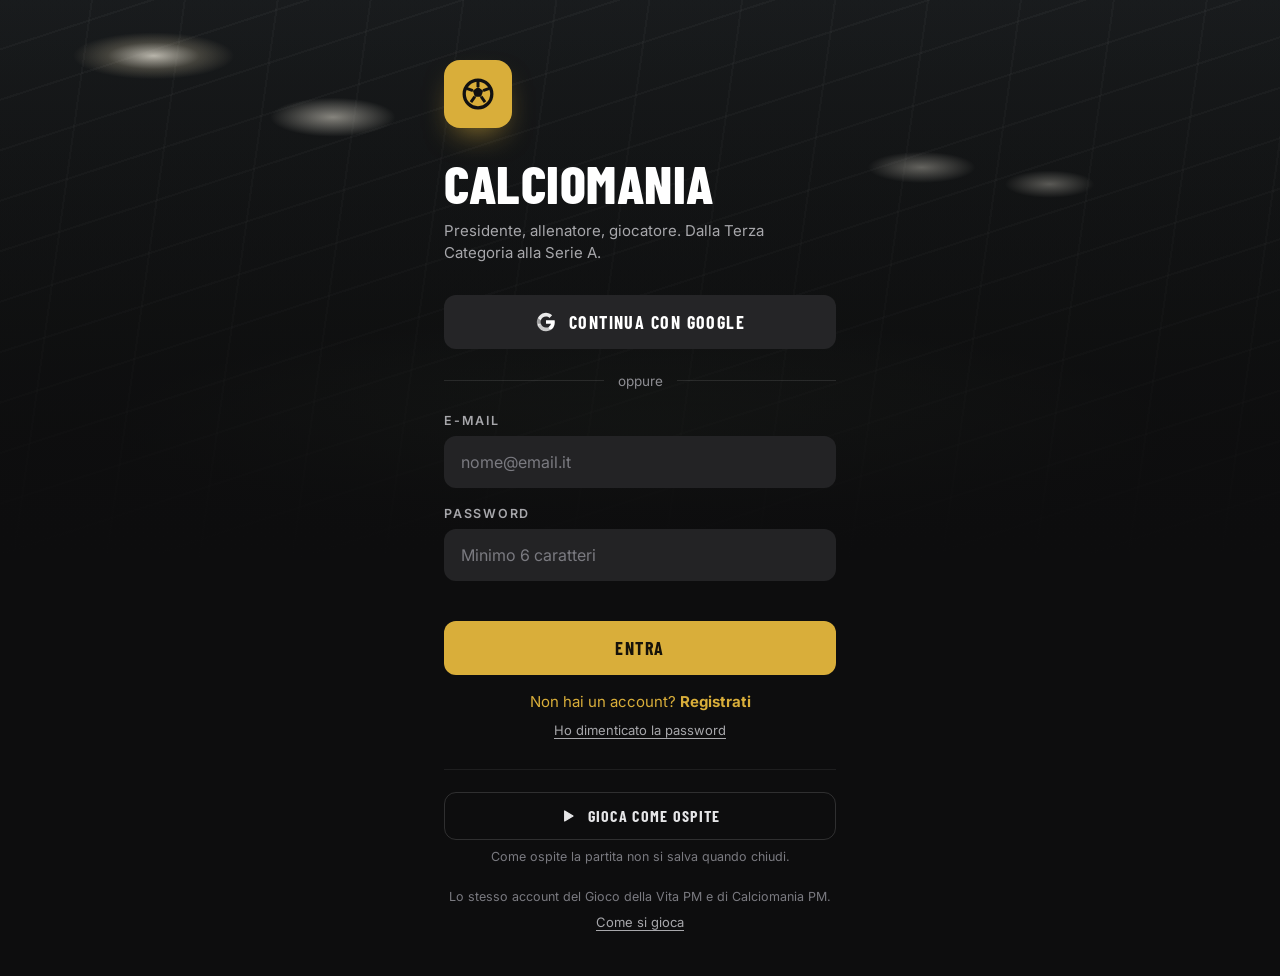
<file: calciomania2/app/index.html>
<!doctype html>
<html lang="it">
<head>
<meta charset="utf-8">
<meta name="viewport" content="width=device-width,initial-scale=1,viewport-fit=cover">
<meta name="theme-color" content="#0e0e0f">
<meta name="description" content="Calciomania: fonda la tua società di calcio e portala dalla Terza Categoria alla Serie A. Giocatori, staff, stadio e gironi online.">
<title>Calciomania</title>
<link rel="manifest" href="manifest.webmanifest">
<link rel="icon" href="icon-192.png">
<link rel="apple-touch-icon" href="icon-180.png">
<meta name="apple-mobile-web-app-capable" content="yes">
<meta name="apple-mobile-web-app-status-bar-style" content="black-translucent">
<link rel="preconnect" href="https://fonts.googleapis.com">
<link rel="stylesheet" href="https://fonts.googleapis.com/css2?family=Barlow+Condensed:wght@600;700;800&family=Inter:wght@400;500;600;700&display=swap">
<style>
/* CALCIOMANIA PM — tema scuro premium.
   Nero antracite, verde campo scuro, verde acceso per le azioni, bianco per il testo, oro per premi e soldi.
   Telefono: barra in basso. Computer: barra laterale. */
:root{
  --bg:#0e0e0f;--bg2:#121213;--pan:#18181a;--pan2:#1e1e20;--pan3:#27272a;--linea:rgba(255,255,255,.07);--linea2:rgba(255,255,255,.12);
  --testo:#f4f6f8;--tenue:#9a9a9f;--tenue2:#6a6a70;--campo:#0f3b2a;--campo2:#145238;--verde:#d9ae3a;--verde2:#b8902a;--verdeT:rgba(217,174,58,.12);
  --oro:#d4af37;--oro2:#f0d77a;--oroT:rgba(212,175,55,.12);--rosso:#ef4444;--rossoT:rgba(239,68,68,.12);--giallo:#eab308;--gialloT:rgba(234,179,8,.12);--blu:#3b82f6;--bluT:rgba(59,130,246,.12);
  --f-tit:'Barlow Condensed','Arial Narrow',system-ui,sans-serif;--f:'Inter',system-ui,-apple-system,'Segoe UI',Roboto,sans-serif;
  --sx:max(16px,env(safe-area-inset-left,0px));--dx:max(16px,env(safe-area-inset-right,0px));--r:16px;--ombra:0 1px 0 rgba(255,255,255,.03) inset,0 12px 30px -18px rgba(0,0,0,.9);
  color-scheme:dark}
*{box-sizing:border-box;-webkit-tap-highlight-color:transparent}
html,body{margin:0}
body{background:var(--bg);color:var(--testo);font:15px/1.5 var(--f);min-height:100vh;overscroll-behavior-y:none;-webkit-font-smoothing:antialiased}
body.in-partita{overflow:hidden}
button{font:inherit;color:inherit;background:none;border:0;cursor:pointer;padding:0}
input,select,textarea{font:inherit;color:var(--testo)}
h1,h2,h3,h4{font-family:var(--f-tit);letter-spacing:.01em;margin:0 0 .4em;line-height:1.1;font-weight:700}
h2{font-size:26px}h3{font-size:18px;text-transform:uppercase;letter-spacing:.04em}h4{font-size:15px;color:var(--tenue);text-transform:uppercase;letter-spacing:.05em;margin:12px 0 6px}
p{margin:.3em 0}
.ic{width:20px;height:20px;fill:none;stroke:currentColor;stroke-width:1.8;stroke-linecap:round;stroke-linejoin:round;flex:none;vertical-align:-4px}
.ic.oro{color:var(--oro)}.ic.verde{color:var(--verde)}.ic.rosso{color:var(--rosso)}.ic.gira{transform:rotate(90deg)}
.tenue{color:var(--tenue)}.verde{color:var(--verde)}.rosso{color:var(--rosso)}.giallo{color:var(--giallo)}.oro{color:var(--oro)}.centro{text-align:center}
.nota{color:var(--tenue);font-size:13px;margin:.5em 0}
a{color:var(--oro)}
#app{min-height:100vh}
::-webkit-scrollbar{width:8px;height:8px}::-webkit-scrollbar-thumb{background:#2e2e31;border-radius:8px}

/* struttura */
.shell{min-height:100vh}
.side{display:none}
.main{max-width:760px;margin:0 auto;min-width:0}
.top{position:sticky;top:0;z-index:20;display:flex;align-items:center;gap:10px;padding:calc(10px + env(safe-area-inset-top,0px)) var(--dx) 10px var(--sx);background:rgba(14,14,15,.86);backdrop-filter:blur(16px);-webkit-backdrop-filter:blur(16px);border-bottom:1px solid var(--linea)}
.club{display:flex;align-items:center;gap:10px;min-width:0;flex:1;text-align:left}
.club b{display:block;font:700 19px/1.05 var(--f-tit);white-space:nowrap;overflow:hidden;text-overflow:ellipsis;letter-spacing:.02em}
.club small{display:block;font-size:12px;color:var(--tenue);white-space:nowrap}
.club small::before{content:'';display:inline-block;width:7px;height:7px;border-radius:2px;background:var(--c);margin-right:6px;vertical-align:1px}
.club>span{min-width:0}
.online-dot{display:inline-block;width:7px;height:7px;border-radius:50%;background:var(--verde);box-shadow:0 0 8px var(--verde);vertical-align:1px}
.soldi{display:flex;align-items:center;gap:4px;font:700 18px var(--f-tit);color:var(--oro);background:var(--oroT);border:1px solid rgba(212,175,55,.28);padding:5px 12px 5px 9px;border-radius:999px;white-space:nowrap}
.soldi .ic{width:16px;height:16px}
.soldi.rosso{color:var(--rosso);border-color:rgba(239,68,68,.35);background:var(--rossoT)}
.menu-btn{width:40px;height:40px;border-radius:12px;display:grid;place-items:center;background:var(--pan2);border:1px solid var(--linea)}
.menu-btn .ic{width:22px;height:22px;transition:transform .4s}.menu-btn:active .ic{transform:rotate(90deg)}
.subnav{position:sticky;top:calc(61px + env(safe-area-inset-top,0px));z-index:15;display:flex;gap:4px;overflow-x:auto;scrollbar-width:none;padding:8px var(--dx) 8px var(--sx);background:rgba(14,14,15,.9);backdrop-filter:blur(16px);-webkit-backdrop-filter:blur(16px);border-bottom:1px solid var(--linea)}
.subnav::-webkit-scrollbar{display:none}
.subnav button{position:relative;flex:none;display:flex;align-items:center;gap:6px;padding:8px 13px;border-radius:10px;font-weight:600;font-size:14px;color:var(--tenue);transition:background .2s,color .2s}
.subnav button .ic{width:17px;height:17px}
.subnav button.on{background:var(--pan3);color:var(--testo);box-shadow:inset 0 -2px 0 var(--verde)}
.num-b{font:700 11px/18px var(--f);font-style:normal;min-width:18px;height:18px;border-radius:9px;background:var(--oro);color:#1a1405;text-align:center;padding:0 5px}
.schermo{padding:16px var(--dx) calc(100px + env(safe-area-inset-bottom,0px)) var(--sx);display:flex;flex-direction:column;gap:14px;animation:appare .25s ease-out}
@keyframes appare{from{opacity:0;transform:translateY(6px)}}
.barra{position:fixed;left:0;right:0;bottom:0;z-index:20;display:flex;justify-content:center;background:rgba(14,14,15,.94);backdrop-filter:blur(16px);-webkit-backdrop-filter:blur(16px);border-top:1px solid var(--linea);padding:6px var(--dx) calc(6px + env(safe-area-inset-bottom,0px)) var(--sx)}
.barra button{flex:1;max-width:120px;display:flex;flex-direction:column;align-items:center;gap:3px;padding:6px 0;color:var(--tenue2);font-size:11px;font-weight:600;position:relative;border-radius:12px;transition:color .2s}
.barra .ic{width:23px;height:23px}
.barra button.on{color:var(--verde)}
.barra button.on::before{content:'';position:absolute;top:-7px;width:26px;height:3px;border-radius:0 0 3px 3px;background:var(--verde);box-shadow:0 0 12px var(--verde)}
.pallino{position:absolute;top:4px;right:calc(50% - 17px);width:8px;height:8px;border-radius:50%;background:var(--oro);box-shadow:0 0 0 2px var(--bg)}
.pallino.blu{background:var(--blu)}.pallino.rosso{background:var(--rosso)}
@media (min-width:1000px){
  .shell{display:grid;grid-template-columns:250px 1fr}
  .side{display:flex;flex-direction:column;gap:14px;position:sticky;top:0;height:100vh;padding:22px 16px;background:linear-gradient(180deg,#111112,#0e0e0f);border-right:1px solid var(--linea)}
  .side-logo{font:800 22px/1 var(--f-tit);letter-spacing:.08em;padding:0 8px}.side-logo span{color:var(--verde);margin-left:6px}
  .side-club{display:flex;align-items:center;gap:10px;text-align:left;padding:12px;border-radius:14px;background:var(--pan);border:1px solid var(--linea)}
  .side-club b{display:block;font:700 18px/1.05 var(--f-tit)}.side-club small{color:var(--tenue);font-size:12px}
  .side-nav{display:flex;flex-direction:column;gap:2px}
  .side-nav button{position:relative;display:flex;align-items:center;gap:12px;padding:11px 12px;border-radius:12px;font-weight:600;color:var(--tenue);transition:background .2s,color .2s}
  .side-nav button:hover{background:var(--pan);color:var(--testo)}
  .side-nav button.on{background:linear-gradient(90deg,var(--verdeT),transparent);color:var(--testo);box-shadow:inset 3px 0 var(--verde)}
  .side-nav button.on .ic{color:var(--verde)}
  .side-nav .pallino{position:static;margin-left:auto}
  .side-soldi{margin-top:auto;padding:14px;border-radius:14px;background:var(--oroT);border:1px solid rgba(212,175,55,.25);display:flex;flex-direction:column}
  .side-soldi small{color:var(--tenue);font-size:12px}.side-soldi b{font:700 22px var(--f-tit);color:var(--oro)}
  .side-menu{display:flex;align-items:center;gap:10px;padding:10px 12px;border-radius:12px;color:var(--tenue);font-weight:600}.side-menu:hover{background:var(--pan)}
  .main{max-width:1180px;width:100%}
  .top{display:none}
  .subnav{top:0;padding:10px 28px}
  .barra{display:none}
  .schermo{padding:22px 28px 40px}
  .avviso{bottom:30px}
}

/* carte */
.carta{background:linear-gradient(180deg,var(--pan2),var(--pan));border:1px solid var(--linea);border-radius:var(--r);padding:16px;box-shadow:var(--ombra);min-width:0}
.carta-tit{display:flex;align-items:center;justify-content:space-between;gap:10px;margin-bottom:8px}
.carta-tit h3{margin:0;display:flex;align-items:center;gap:8px}
.carta.vuoto{text-align:center;display:flex;flex-direction:column;gap:10px;align-items:center}
.griglia{display:grid;grid-template-columns:1fr;gap:14px}
@media (min-width:760px){.griglia{grid-template-columns:1fr 1fr}.griglia>.largo2{grid-column:1/-1}.griglia.tat>section:first-child{grid-row:span 2}}
.dash{display:flex;flex-direction:column;gap:14px}
.link{color:var(--oro);font-weight:600;font-size:13.5px;white-space:nowrap}
.link.rosso{color:var(--rosso)}

/* bottoni */
.btn{display:inline-flex;align-items:center;justify-content:center;gap:8px;min-height:46px;padding:10px 18px;border-radius:12px;font-weight:700;font-size:15px;background:var(--verde);color:#1a1404;box-shadow:0 8px 20px -10px rgba(217,174,58,.8);transition:transform .12s,filter .2s}
.btn:hover{filter:brightness(1.08)}
.btn:active{transform:scale(.97)}
.btn.oro{background:linear-gradient(180deg,var(--oro2),var(--oro));color:#241a02;box-shadow:0 8px 24px -10px rgba(212,175,55,.8)}
.btn.sec{background:var(--pan3);color:var(--testo);box-shadow:none;border:1px solid var(--linea2)}
.btn.rosso{background:var(--rosso);color:#fff;box-shadow:none}
.btn.sec.rosso{background:var(--rossoT);color:var(--rosso);border-color:rgba(239,68,68,.3)}
.btn.mini{min-height:36px;padding:6px 12px;font-size:13.5px;border-radius:10px;white-space:nowrap}
.btn.largo{width:100%}
.btn:disabled{opacity:.35;box-shadow:none;filter:none;cursor:default}
.riga-btn{display:flex;gap:8px;flex-wrap:wrap;margin-top:12px}
.riga-btn .btn{flex:1}

/* prossima partita */
.hero-match{position:relative;border-radius:20px;padding:18px;overflow:hidden;border:1px solid rgba(217,174,58,.2);
  background:radial-gradient(80% 70% at 50% -10%,rgba(217,174,58,.22),transparent 70%),repeating-linear-gradient(90deg,var(--campo) 0 40px,#11432f 40px 80px);box-shadow:0 24px 50px -28px #000,inset 0 0 90px rgba(0,0,0,.5)}
.hero-match::before{content:'';position:absolute;inset:0;background:linear-gradient(180deg,rgba(14,14,15,.15),rgba(14,14,15,.78));pointer-events:none}
.hero-match::after{content:'';position:absolute;left:50%;top:0;bottom:0;width:2px;background:rgba(255,255,255,.07)}
.hero-match>*{position:relative;z-index:1}
.hm-top{display:flex;justify-content:space-between;gap:10px;font-size:11.5px;color:#b9e8c8;font-weight:600;letter-spacing:.08em;text-transform:uppercase}
.hm-squadre{display:grid;grid-template-columns:1fr auto 1fr;align-items:center;gap:6px;margin:16px 0 12px}
.hm-t{display:flex;flex-direction:column;align-items:center;text-align:center;gap:6px;min-width:0}
.hm-t .stemma{filter:drop-shadow(0 10px 14px rgba(0,0,0,.6))}
.hm-t b{font:700 20px/1.05 var(--f-tit);max-width:100%;overflow-wrap:anywhere}
.hm-t small{color:#a7d9b8;font-size:12px}
.hm-vs b{display:block;font:800 30px var(--f-tit);color:#fff;opacity:.9;text-align:center}
.hm-vs small{font-size:11px;color:#b9e8c8;white-space:nowrap;text-transform:uppercase;letter-spacing:.08em}
.hm-conf{display:flex;align-items:center;gap:10px;font-size:12px;color:#cfe9d8;margin-bottom:8px}
.hm-bar{flex:1;height:6px;border-radius:3px;background:rgba(239,68,68,.55);overflow:hidden}.hm-bar i{display:block;height:100%;background:var(--verde);border-radius:3px}
.hm-info{display:flex;justify-content:space-between;align-items:center;gap:8px;font-size:13px;color:#cfe9d8;margin-bottom:12px}
.gioca-riga{display:flex;gap:8px}
.btn-gioca{flex:1;width:100%;min-height:58px;border-radius:14px;font:800 21px var(--f-tit);letter-spacing:.08em;color:#1a1404;background:linear-gradient(180deg,#f0cd6a,var(--verde));box-shadow:0 14px 30px -12px rgba(217,174,58,.9);animation:pulsa 2.4s infinite;display:flex;align-items:center;justify-content:center;gap:10px}
.btn-gioca .ic{width:24px;height:24px;fill:currentColor}
.btn-gioca.occupato{opacity:.6;animation:none}
.btn-sim{display:flex;flex-direction:column;align-items:center;justify-content:center;gap:2px;width:78px;border-radius:14px;background:rgba(0,0,0,.4);border:1px solid rgba(255,255,255,.14);font-size:12px;font-weight:600;color:#f3ead2}
@keyframes pulsa{0%{box-shadow:0 0 0 0 rgba(217,174,58,.5),0 14px 30px -12px rgba(217,174,58,.9)}70%{box-shadow:0 0 0 12px rgba(217,174,58,0),0 14px 30px -12px rgba(217,174,58,.9)}100%{box-shadow:0 0 0 0 rgba(217,174,58,0),0 14px 30px -12px rgba(217,174,58,.9)}}
.problemi{display:flex;flex-direction:column;gap:8px}
.problema{display:flex;justify-content:space-between;align-items:center;gap:8px;text-align:left;background:rgba(0,0,0,.5);border:1px solid rgba(234,179,8,.35);color:#fde68a;padding:12px 14px;border-radius:12px;font-weight:600}
.problema span{font-size:22px;color:var(--giallo)}
.attesa{background:rgba(0,0,0,.5);border-radius:14px;padding:14px;text-align:center;display:flex;flex-direction:column;gap:6px;align-items:center}
.spin{width:30px;height:30px;border-radius:50%;border:3px solid rgba(255,255,255,.2);border-top-color:var(--verde);animation:gira 1s linear infinite}
@keyframes gira{to{transform:rotate(360deg)}}
.hero-match .nota{color:#b9e8c8;text-align:center}

/* avvisi e per iniziare */
.avv-r{display:flex;align-items:center;gap:10px;width:100%;text-align:left;padding:10px 4px;border-top:1px solid var(--linea);font-size:14px}
.avv-r:first-of-type{border-top:0}
.avv-r>span{flex:1;min-width:0}.avv-r>b{color:var(--tenue2)}
.avv-r .ic{width:30px;height:30px;padding:6px;border-radius:9px;background:var(--pan3)}
.avv-r.rosso .ic{color:var(--rosso);background:var(--rossoT)}.avv-r.giallo .ic{color:var(--giallo);background:var(--gialloT)}.avv-r.oro .ic{color:var(--oro);background:var(--oroT)}.avv-r.verde .ic{color:var(--verde);background:var(--verdeT)}.avv-r.blu .ic{color:var(--blu);background:var(--bluT)}
.todo{display:flex;flex-direction:column;gap:4px}
.todo-r{display:flex;align-items:center;gap:10px;text-align:left;padding:9px 4px;border-bottom:1px solid var(--linea);font-weight:600}
.todo-r i{width:24px;height:24px;border-radius:50%;border:2px solid var(--tenue2);display:grid;place-items:center;flex:none}
.todo-r i .ic{width:14px;height:14px;stroke-width:3}
.todo-r.ok{color:var(--tenue);text-decoration:line-through}
.todo-r.ok i{background:var(--verde);border-color:var(--verde);color:#1a1404}
.todo .btn{margin-top:8px}

/* tessere */
.tessere{display:grid;grid-template-columns:repeat(3,1fr);gap:10px}
@media (min-width:760px){.tessere{grid-template-columns:repeat(6,1fr)}}
.tessera{background:linear-gradient(180deg,var(--pan2),var(--pan));border:1px solid var(--linea);border-radius:14px;padding:12px 6px;display:flex;flex-direction:column;align-items:center;text-align:center;gap:1px;min-width:0}
.tessera span{font-weight:600;font-size:12.5px}
.tessera small{color:var(--tenue);font-size:11px;white-space:nowrap;overflow:hidden;text-overflow:ellipsis;max-width:100%}
.anello{--p:.5;--c:var(--verde);width:58px;height:58px;border-radius:50%;display:grid;place-items:center;background:conic-gradient(var(--c) calc(var(--p)*360deg),rgba(255,255,255,.07) 0);margin-bottom:4px;position:relative}
.anello::before{content:'';position:absolute;inset:5px;border-radius:50%;background:var(--pan)}
.morale .anello{--c:var(--oro)}.intesa .anello{--c:var(--blu)}.prep .anello{--c:#a78bfa}
.anello b{position:relative;font:700 22px var(--f-tit)}
.numero{font:700 30px/58px var(--f-tit);height:62px}

/* classifica e tabelle */
.tab-wrap{overflow-x:auto;margin:0 -4px}
.tab{width:100%;border-collapse:collapse;font-size:13.5px;margin-top:4px}
.tab th{font:600 11px var(--f);color:var(--tenue2);text-transform:uppercase;letter-spacing:.06em;padding:6px 4px;text-align:center}
.tab td{padding:7px 4px;text-align:center;border-top:1px solid var(--linea);font-variant-numeric:tabular-nums}
.tab .sx{text-align:left}
.tab tr.io td{background:rgba(217,174,58,.09)}
.tab tr.io td:first-child{box-shadow:inset 3px 0 var(--verde)}
.pos{display:inline-grid;place-items:center;width:24px;height:24px;border-radius:7px;font:700 14px var(--f-tit);background:var(--pan3)}
tr.promo .pos{background:var(--verde);color:#1a1404}
tr.retro .pos{background:var(--rosso);color:#fff}
.sq{display:flex;align-items:center;gap:8px;min-width:0}
.sq>span:not(.tag){overflow:hidden;text-overflow:ellipsis;white-space:nowrap;max-width:40vw;font-weight:600}
@media (min-width:1000px){.sq>span:not(.tag){max-width:280px}}
.sq .stemma{flex:none}
.tag{font-size:10px;flex:none;font-weight:700;letter-spacing:.04em}
.tag .ic{width:14px;height:14px}
.tag.tu{background:var(--verde);color:#1a1404;padding:1px 6px;border-radius:5px}
.tag.bot{color:var(--tenue2);border:1px solid var(--linea2);padding:0 4px;border-radius:4px}
.tag.umano{color:var(--blu)}
.forma{display:inline-flex;gap:2px}
.forma i{font:700 10px/16px var(--f);width:16px;height:16px;border-radius:4px;font-style:normal;color:#06110c}
.forma .V{background:var(--verde)}.forma .N{background:#9aa4ae}.forma .P{background:var(--rosso);color:#fff}
@media (max-width:560px){.tab:not(.mini) th:nth-child(4),.tab:not(.mini) td:nth-child(4),.tab:not(.mini) th:nth-child(5),.tab:not(.mini) td:nth-child(5),.tab:not(.mini) th:nth-child(6),.tab:not(.mini) td:nth-child(6),.tab:not(.mini) th:nth-child(7),.tab:not(.mini) td:nth-child(7),.tab:not(.mini) th:nth-child(8),.tab:not(.mini) td:nth-child(8),.tab:not(.mini) th:last-child,.tab:not(.mini) td:last-child{display:none}}
.legenda{display:flex;gap:12px;flex-wrap:wrap;font-size:12px;color:var(--tenue)}
.legenda .q{display:inline-block;width:10px;height:10px;border-radius:3px;margin-right:4px}
.q.promo{background:var(--verde)}.q.retro{background:var(--rosso)}
.tabs{display:flex;gap:4px;background:var(--pan);border:1px solid var(--linea);padding:4px;border-radius:12px}
.tabs button{flex:1;padding:8px 6px;border-radius:9px;font-weight:600;color:var(--tenue);font-size:14px}
.tabs button.on{background:var(--pan3);color:var(--testo)}
.tabs.piccole{margin-top:10px}
.cal{display:flex;flex-direction:column}
.cal-r{display:flex;align-items:center;gap:9px;padding:8px 4px;border-top:1px solid var(--linea)}
.cal-r.ora{background:var(--verdeT);border-radius:10px}
.cal-r .g{width:24px;color:var(--tenue);font:700 15px var(--f-tit)}
.cal-r .dove{font:700 11px/20px var(--f);width:20px;height:20px;text-align:center;border-radius:5px;background:var(--pan3);color:var(--tenue)}
.cal-r .nm{flex:1;min-width:0;overflow:hidden;text-overflow:ellipsis;white-space:nowrap}
.cal-sep{font:600 11px var(--f);text-transform:uppercase;letter-spacing:.08em;color:var(--oro);padding:12px 4px 4px}
.es{font:700 15px var(--f-tit);padding:2px 8px;border-radius:7px}
.es.V{background:var(--verdeT);color:var(--verde)}.es.N{background:rgba(255,255,255,.08)}.es.P{background:var(--rossoT);color:var(--rosso)}
.es.prossima{font-size:11px;background:var(--verde);color:#1a1404}
.scala{display:flex;flex-direction:column;align-items:center;gap:5px;margin-top:10px}
.gradino{width:var(--w);display:flex;justify-content:space-between;align-items:center;padding:8px 12px;border-radius:10px;background:linear-gradient(90deg,color-mix(in srgb,var(--c) 70%,#000),color-mix(in srgb,var(--c) 30%,#000));font:700 15px var(--f-tit);opacity:.5;letter-spacing:.03em}
.gradino span{display:flex;align-items:center;gap:6px}
.gradino small{font:600 12px var(--f)}
.gradino.fatto{opacity:.8}
.gradino.qui{opacity:1;outline:2px solid var(--verde);box-shadow:0 0 22px rgba(217,174,58,.35);transform:scale(1.03)}
.storia{display:flex;flex-direction:column}
.st-r{display:grid;grid-template-columns:auto 1fr auto;gap:2px 10px;padding:9px 0;border-top:1px solid var(--linea)}
.st-r .tenue{grid-column:1/4;font-size:12.5px}
.pos-b{font:700 20px var(--f-tit);color:var(--oro)}
.trofei{display:grid;grid-template-columns:repeat(auto-fill,minmax(120px,1fr));gap:10px}
.trofeo{background:radial-gradient(circle at 50% 20%,rgba(212,175,55,.22),transparent 70%),var(--pan2);border:1px solid rgba(212,175,55,.3);border-radius:14px;padding:12px;text-align:center;display:flex;flex-direction:column;align-items:center}
.trofeo span .ic{width:40px;height:40px;color:var(--oro);stroke-width:1.4}.trofeo b{font:700 15px var(--f-tit)}.trofeo small{color:var(--tenue)}

/* risultati e notizie */
.risultato{display:grid;grid-template-columns:1fr auto 1fr;align-items:center;gap:8px;text-align:center;padding:6px 0}
.risultato>div{display:flex;flex-direction:column;align-items:center;gap:4px;font-weight:600;font-size:13.5px;min-width:0}
.risultato>div span{overflow-wrap:anywhere}
.risultato>b{font:700 34px var(--f-tit);padding:2px 14px;border-radius:12px;background:var(--pan3);font-variant-numeric:tabular-nums}
.risultato.V>b{color:var(--verde)}.risultato.P>b{color:var(--rosso)}
.marc{font-size:13px;color:var(--tenue);text-align:center}
.marc .ic{width:15px;height:15px}
.forma-r{display:flex;gap:4px;justify-content:center;margin-top:8px}
.fr{font:700 12px/24px var(--f);width:24px;height:24px;border-radius:6px;text-align:center}
.fr.V{background:var(--verde);color:#1a1404}.fr.N{background:#9aa4ae;color:#111}.fr.P{background:var(--rosso);color:#fff}
.notizie{display:flex;flex-direction:column}
.notizia{display:flex;gap:12px;padding:10px 0;border-top:1px solid var(--linea);font-size:14px}
.notizia:first-child{border-top:0}
.notizia>i{flex:none;width:32px;height:32px;border-radius:9px;display:grid;place-items:center;background:var(--pan3);color:var(--tenue)}
.notizia>i .ic{width:17px;height:17px}
.notizia small{color:var(--tenue2);font-size:11.5px}
.t-risultato>i{color:var(--verde);background:var(--verdeT)}.t-mercato>i{color:var(--oro);background:var(--oroT)}.t-infortunio>i{color:var(--rosso);background:var(--rossoT)}.t-evento>i{color:var(--giallo);background:var(--gialloT)}.t-trofeo>i{color:var(--oro);background:var(--oroT)}.t-giovani>i,.t-stadio>i{color:var(--blu);background:var(--bluT)}.t-stampa>i{color:#a78bfa;background:rgba(167,139,250,.12)}
.graf{width:100%;height:80px;display:block;margin-top:6px}
.graf-leg{display:flex;justify-content:space-between;font-size:12px;color:var(--tenue)}
.fin-mini,.riass{display:grid;grid-template-columns:repeat(3,1fr);gap:8px;margin-bottom:6px}
.riass{grid-template-columns:repeat(2,1fr)}
@media (min-width:560px){.riass{grid-template-columns:repeat(4,1fr)}}
.fin-mini>div,.riass>div{background:var(--bg2);border:1px solid var(--linea);border-radius:12px;padding:9px 10px;display:flex;flex-direction:column;min-width:0}
.fin-mini small,.riass small{color:var(--tenue);font-size:11.5px}
.fin-mini b,.riass b{font:700 20px var(--f-tit);white-space:nowrap;overflow:hidden;text-overflow:ellipsis}
.ob{margin:8px 0}
.ob-t{display:flex;justify-content:space-between;gap:10px;font-size:13.5px;margin-bottom:4px}.ob-t small{color:var(--tenue);white-space:nowrap}
.barra-p{display:block;height:6px;border-radius:3px;background:rgba(255,255,255,.07);overflow:hidden;flex:1;min-width:40px}
.barra-p i{display:block;height:100%;border-radius:3px;background:var(--verde);transition:width .4s}
.barra-p.rosso i{background:var(--rosso)}.barra-p.giallo i{background:var(--giallo)}.barra-p.verde i{background:var(--verde)}
.linea-f{display:flex;align-items:center;gap:10px;margin:8px 0;font-size:13.5px}.linea-f>span:first-child{width:96px;color:var(--tenue)}.linea-f b{width:34px;text-align:right;font:700 17px var(--f-tit)}

/* giocatori */
.chips{display:flex;gap:6px;overflow-x:auto;padding:2px 0 8px;scrollbar-width:none}
.chips::-webkit-scrollbar{display:none}
.chips.wrap{flex-wrap:wrap;overflow:visible}
.chip{flex:none;padding:7px 13px;border-radius:999px;border:1px solid var(--linea2);background:var(--pan2);font-weight:600;font-size:13.5px;color:var(--tenue)}
.chip.on{background:var(--verde);color:#1a1404;border-color:var(--verde)}
.chip:disabled{opacity:.4}
.filtri{display:flex;flex-direction:column;gap:6px;margin-top:10px}
.filtri-r{display:flex;gap:8px}
.cerca,.ordina{display:flex;align-items:center;gap:6px;background:var(--bg2);border:1px solid var(--linea2);border-radius:10px;padding:0 10px;color:var(--tenue)}
.cerca{flex:1;min-width:0}.cerca input{flex:1;min-width:0;background:none;border:0;padding:10px 0;outline:0;font-size:15px}
.ordina select{background:none;border:0;padding:10px 0;outline:0;font-size:14px;max-width:120px}
.ordina option,select option{background:var(--pan)}
.lista-g{display:flex;flex-direction:column}
.gioc{display:flex;align-items:center;gap:11px;width:100%;text-align:left;padding:9px 2px;border-top:1px solid var(--linea);transition:background .15s;border-radius:0}
.lista-g>.gioc:first-child,.lista-g>.merc-r:first-child{border-top:0}
.gioc:hover{background:rgba(255,255,255,.02)}
.gioc.dis{cursor:default}
.avatar{flex:none;border-radius:50%;box-shadow:0 0 0 1px var(--linea2)}
.info{flex:1;min-width:0;display:flex;flex-direction:column}
.info b{white-space:nowrap;overflow:hidden;text-overflow:ellipsis;font-weight:600;font-size:14.5px}
.info b .ic{width:15px;height:15px;margin-right:3px}
.info small{color:var(--tenue);font-size:12px;white-space:nowrap;overflow:hidden;text-overflow:ellipsis}
.info small em{color:var(--verde);font-style:normal}.info small em.rosso{color:var(--rosso)}.info small em.giallo{color:var(--giallo)}
.flag{font-size:13px}
.ruolo{display:inline-block;font:700 10px/16px var(--f);min-width:18px;text-align:center;border-radius:4px;padding:0 3px;color:#fff;font-style:normal}
.rP{background:#b7791f}.rD{background:#2563eb}.rC{background:#b8902a}.rA{background:#dc2626}
.num{flex:none;width:30px;height:30px;border-radius:8px;display:grid;place-items:center;font:700 15px var(--f-tit);background:#334155;color:#fff}
.num.rP{background:#b7791f}.num.rD{background:#2563eb}.num.rC{background:#b8902a}.num.rA{background:#dc2626}
.mini-barre{display:flex;align-items:center;gap:8px;margin-top:5px;max-width:160px}
.mor{font-size:9px;flex:none}.mor.su{color:var(--verde)}.mor.ok{color:var(--tenue)}.mor.giu{color:var(--rosso)}
.tag-st{display:inline-flex;align-items:center;gap:4px;font-size:11.5px;font-weight:700;padding:3px 8px;border-radius:7px;white-space:nowrap;background:var(--pan3);color:var(--tenue)}
.tag-st .ic{width:13px;height:13px}
.tag-st.rosso{background:var(--rossoT);color:var(--rosso)}.tag-st.giallo{background:var(--gialloT);color:var(--giallo)}
.val{flex:none;font:700 17px/34px var(--f-tit);min-width:38px;height:34px;text-align:center;border-radius:9px;padding:0 4px}
.v1,.pt em.v1{background:#3f4650;color:#fff}.v2,.pt em.v2{background:#b45309;color:#fff}.v3,.pt em.v3{background:#ca8a04;color:#1f1500}.v4,.pt em.v4{background:var(--verde);color:#1a1404}.v5,.pt em.v5{background:linear-gradient(135deg,var(--oro2),var(--oro));color:#241a02;box-shadow:0 0 12px rgba(212,175,55,.45)}
.pot{font:600 11px var(--f);color:var(--oro);white-space:nowrap}
.forza-b{font-size:13px;color:var(--tenue)}
.forza-b b{font:700 22px var(--f-tit);color:var(--verde);margin-left:4px}
.campo-tat{position:relative;aspect-ratio:3/3.6;max-height:500px;margin:8px auto;width:100%;border-radius:14px;overflow:hidden;
  background:linear-gradient(rgba(255,255,255,.35),rgba(255,255,255,.35)) 50% 50%/100% 2px no-repeat,radial-gradient(circle at 50% 50%,transparent 15%,rgba(255,255,255,.35) 15.4%,transparent 16%),repeating-linear-gradient(180deg,var(--campo) 0 9%,#11432f 9% 18%);box-shadow:inset 0 0 0 2px rgba(255,255,255,.35),inset 0 0 80px rgba(0,0,0,.45)}
.campo-tat::before,.campo-tat::after{content:'';position:absolute;left:28%;right:28%;height:13%;border:2px solid rgba(255,255,255,.35)}
.campo-tat::before{top:-2px}.campo-tat::after{bottom:-2px}
.pt{position:absolute;transform:translate(-50%,-50%);display:flex;flex-direction:column;align-items:center;gap:1px;width:78px;z-index:1;transition:transform .15s}
.pt:hover{transform:translate(-50%,-52%)}
.pt .maglia-svg{filter:drop-shadow(0 5px 6px rgba(0,0,0,.55))}
.pt small{font-size:11px;font-weight:600;background:rgba(0,0,0,.7);padding:0 6px;border-radius:5px;max-width:78px;overflow:hidden;text-overflow:ellipsis;white-space:nowrap}
.pt em{position:absolute;top:-4px;right:14px;font:700 11px/18px var(--f-tit);font-style:normal;min-width:20px;height:18px;border-radius:9px;padding:0 4px}
.pt.fuori .maglia-svg{outline:2px dashed var(--giallo);outline-offset:1px;border-radius:6px}
.seg{display:flex;background:var(--bg2);border:1px solid var(--linea);border-radius:12px;padding:3px;gap:3px;margin-top:6px}
.seg button{flex:1;padding:8px 4px;border-radius:9px;font-weight:600;font-size:13.5px;color:var(--tenue);min-width:0}
.seg button.on{background:var(--pan3);color:var(--testo);box-shadow:inset 0 -2px 0 var(--verde)}
.seg.cinque button{font-size:11.5px;padding:8px 2px;line-height:1.15}
.stili{display:grid;grid-template-columns:1fr 1fr;gap:6px}
.stili button{text-align:left;padding:10px;border-radius:12px;background:var(--bg2);border:1px solid var(--linea);display:flex;flex-direction:column}
.stili button small{color:var(--tenue);font-size:11.5px}
.stili button.on{border-color:var(--verde);background:var(--verdeT)}
.scelta{margin-top:12px}
.scelta>span{display:block;font-weight:600;font-size:12px;color:var(--tenue);margin-bottom:6px;text-transform:uppercase;letter-spacing:.06em}
.istr{display:flex;flex-direction:column}
.istr-r{display:flex;align-items:center;gap:8px;padding:7px 0;border-top:1px solid var(--linea);font-size:14px}
.istr-r>span:nth-child(2){flex:1;min-width:0;overflow:hidden;text-overflow:ellipsis;white-space:nowrap}
.istr-r select,.giorno select,.campo-t select{background:var(--bg2);border:1px solid var(--linea2);border-radius:9px;padding:7px 8px;font-size:13px;max-width:170px}
.sett{display:grid;grid-template-columns:repeat(3,1fr);gap:8px}
@media (min-width:560px){.sett{grid-template-columns:repeat(6,1fr)}}
.giorno{background:var(--bg2);border:1px solid var(--linea);border-radius:12px;padding:10px 6px;display:flex;flex-direction:column;align-items:center;gap:6px;text-align:center;min-width:0}
.giorno small{color:var(--tenue);font-size:11px;text-transform:uppercase;letter-spacing:.05em}
.giorno select{width:100%;max-width:none;font-size:11.5px;padding:6px 2px}
.g-ico{width:36px;height:36px;border-radius:10px;display:grid;place-items:center;background:var(--verdeT);color:var(--verde)}
.giorno.partita .g-ico{background:var(--oroT);color:var(--oro)}
.eff-r{display:flex;gap:10px;align-items:flex-start;padding:6px 0;font-size:13.5px}.eff-r small{display:block;color:var(--tenue);font-size:12px}.eff-r .ic{color:var(--verde);margin-top:2px}.eff-r.spento{opacity:.4}
.zone{display:grid;grid-template-columns:repeat(2,1fr);gap:8px;margin:8px 0}
.zona{display:flex;flex-direction:column;align-items:center;gap:2px;padding:12px 6px;border-radius:12px;background:var(--bg2);border:1px solid var(--linea2)}
.zona .ic{color:var(--blu)}.zona small{color:var(--oro);font-weight:600}.zona:disabled{opacity:.4}
.voto{display:inline-block;font:700 13px/22px var(--f-tit);min-width:30px;text-align:center;border-radius:6px;background:var(--pan3);margin-right:3px}
.voto.su{background:var(--verdeT);color:var(--verde)}.voto.giu{background:var(--rossoT);color:var(--rosso)}

/* schede */
.scheda-g{display:flex;align-items:center;gap:14px;margin:4px 0 8px;padding-right:36px}
.sg-n{flex:1;min-width:0}.sg-n h2{margin:0;display:flex;align-items:center;gap:6px}.sg-n p{margin:2px 0}
.sg-ovr{display:flex;flex-direction:column;align-items:center;gap:4px}.sg-ovr .val{font-size:26px;line-height:48px;height:48px;min-width:56px;border-radius:12px}.sg-ovr small{color:var(--oro);font-weight:700;font-size:12px}
.dati-g{display:grid;grid-template-columns:repeat(3,1fr);gap:8px;margin:12px 0}
@media (min-width:560px){.dati-g{grid-template-columns:repeat(4,1fr)}}
.dati-g>div{background:var(--bg2);border:1px solid var(--linea);border-radius:12px;padding:9px 6px;text-align:center;display:flex;flex-direction:column;min-width:0}
.dati-g small{color:var(--tenue);font-size:11.5px}
.dati-g b{font:700 20px var(--f-tit);overflow-wrap:anywhere}
.avviso-in{background:var(--rossoT);border:1px solid rgba(239,68,68,.28);padding:10px 12px;border-radius:12px;font-size:14px}
.avviso-in.giallo{background:var(--gialloT);border-color:rgba(234,179,8,.3);color:var(--testo)}
.f-due{display:grid;grid-template-columns:1fr 1fr;gap:10px}
@media (max-width:420px){.f-due{grid-template-columns:1fr}}
.campo-t{display:flex;flex-direction:column;gap:6px;font-weight:600;font-size:12.5px;color:var(--tenue);margin-top:10px}
.campo-t input,.login-f select,.login-f input,.fonda input,.cod{width:100%;padding:12px 14px;border-radius:11px;border:1px solid var(--linea2);background:var(--bg2);color:var(--testo);font-size:16px;outline:0}
.campo-t input:focus,.login-f input:focus,.fonda input:focus{border-color:var(--verde)}
.campo-t select{max-width:none;padding:11px 10px;font-size:14px}
.tr-testa{display:flex;align-items:center;gap:12px;margin-bottom:10px;padding-right:36px}.tr-testa>div{flex:1;min-width:0}.tr-testa h2{margin:0}
.tr-fase{display:flex;gap:6px;margin:8px 0}
.step{flex:1;font-size:12px;font-weight:600;padding:7px 8px;border-radius:9px;background:var(--bg2);color:var(--tenue);text-align:center}
.step.on{background:var(--verdeT);color:var(--verde);box-shadow:inset 0 -2px 0 var(--verde)}.step.fatto{color:var(--testo)}
.stepper{display:flex;align-items:center;gap:6px}.stepper input{flex:1;text-align:center;font:700 20px var(--f-tit)}.stepper b{flex:1;text-align:center;font:700 20px var(--f-tit)}
.tr-msg{background:var(--oroT);border:1px solid rgba(212,175,55,.3);color:var(--oro2);padding:10px 12px;border-radius:12px;font-weight:600;font-size:14px}
.merc-r{display:flex;align-items:center;gap:8px;border-top:1px solid var(--linea)}
.merc-r .gioc{border:0;flex:1;min-width:0}
.merc-az{display:flex;flex-direction:column;align-items:flex-end;gap:4px}.merc-az b{font:700 15px var(--f-tit);color:var(--oro)}
.offerta{display:flex;gap:10px;align-items:center;flex-wrap:wrap;padding:12px 0;border-top:1px solid var(--linea)}
.offerta:first-of-type{border-top:0}
.of-t{flex:1;min-width:160px;display:flex;flex-direction:column}.of-t small{color:var(--tenue);font-size:12px}.of-t b.oro{font:700 22px var(--f-tit)}
.of-b{display:flex;gap:6px;flex-wrap:wrap}
.mov>div{display:flex;justify-content:space-between;gap:10px;padding:7px 0;border-top:1px solid var(--linea);font-size:13.5px}.mov>div:first-child{border-top:0}.mov small{color:var(--tenue2)}.mov b{white-space:nowrap;font-variant-numeric:tabular-nums}
.staff-c{display:flex;flex-direction:column;gap:3px;width:100%;text-align:left;background:var(--verdeT);border:1px solid rgba(217,174,58,.22);border-radius:12px;padding:10px 12px;margin:6px 0}
.staff-c>span:first-child{display:flex;justify-content:space-between;gap:8px}
.staff-c.vuoto{color:var(--tenue);background:var(--bg2);border-color:var(--linea)}
.staff-c small{color:var(--tenue)}
.att{display:flex;gap:10px;flex-wrap:wrap;font-size:12px;color:var(--tenue)}.att b{color:var(--testo)}
.obbl{font:700 10px var(--f);background:var(--giallo);color:#241a02;padding:2px 6px;border-radius:5px;letter-spacing:.04em;text-transform:uppercase}
.stelle{color:var(--oro);letter-spacing:1px;font-size:13px;white-space:nowrap}
.stelle i{color:rgba(255,255,255,.14);font-style:normal}
.cand{display:flex;flex-direction:column}
.cand-r{display:flex;align-items:center;justify-content:space-between;gap:10px;padding:8px 0;border-top:1px solid var(--linea)}
.cand-n{display:flex;flex-direction:column;align-items:flex-start;min-width:0;text-align:left}
.cand-r b{font-weight:600;font-size:14px}
.cand-r small{color:var(--tenue);font-size:12px}
.fin-r{display:flex;align-items:center;gap:10px;padding:6px 0;font-size:13.5px}.fin-r>span:first-child{width:46%;display:flex;gap:8px;align-items:center;min-width:0}.fin-r .ic{color:var(--tenue);width:17px;height:17px}.fin-r b{width:80px;text-align:right;white-space:nowrap}
.bil>div{display:flex;justify-content:space-between;gap:10px;padding:7px 0;border-top:1px solid var(--linea);font-size:14px}
.bil .tot{font-weight:700;font-size:15px}
.debito{display:flex;justify-content:space-between;align-items:center;gap:10px;padding:8px 0;border-top:1px solid var(--linea)}.debito span{display:flex;flex-direction:column}.debito small{color:var(--tenue)}
.prezzi{display:grid;grid-template-columns:1fr;gap:10px}
@media (min-width:560px){.prezzi{grid-template-columns:1fr 1fr}}
.prezzo{background:var(--bg2);border:1px solid var(--linea);border-radius:12px;padding:12px;display:flex;flex-direction:column;gap:6px}.prezzo>span{font-weight:600}.prezzo small{color:var(--tenue);font-size:12px}

/* stadio */
.stadio-c{padding:10px}
.stadio-wrap{position:relative;border-radius:12px;overflow:hidden;background:#13281e}
.stadio-svg{display:block;width:100%;height:auto}
.stadio-nome{position:absolute;left:10px;bottom:8px;font:700 14px var(--f-tit);background:rgba(0,0,0,.6);padding:3px 10px;border-radius:7px;letter-spacing:.06em;text-transform:uppercase}
.stadio-c .riass{margin-top:10px}
.usura{padding:4px 6px}
.usura-t{display:flex;justify-content:space-between;font-weight:600;margin-bottom:6px}
.usura-t b{font:700 20px var(--f-tit)}
.usura .barra-p{height:8px}
.usura .btn{width:100%;margin-top:10px}
.mig-top{display:flex;align-items:center;gap:12px}
.mig-top>div{flex:1;min-width:0}
.mig-top h3{margin:0}
.mig-top p{color:var(--tenue);font-size:13px;margin:0}
.mig-ico{width:46px;height:46px;border-radius:12px;display:grid;place-items:center;background:var(--verdeT);color:var(--verde);flex:none}
.mig-ico .ic{width:24px;height:24px}
.livelli{display:flex;gap:3px;flex-wrap:wrap;max-width:90px;justify-content:flex-end}
.livelli i{width:9px;height:9px;border-radius:3px;background:rgba(255,255,255,.1)}
.livelli i.on{background:var(--verde);box-shadow:0 0 6px rgba(217,174,58,.6)}
.livelli i.lavori{background:var(--oro);animation:lamp 1s infinite alternate}
@keyframes lamp{to{opacity:.3}}
.miglioria .nota{min-height:2.6em}
.mig-btn{width:100%;justify-content:space-between;text-align:left;font-size:14px}
.mig-btn b{white-space:nowrap}
.lavori-b{background:var(--oroT);border:1px dashed rgba(212,175,55,.5);color:var(--oro2);padding:10px 12px;border-radius:12px;font-weight:600;font-size:13.5px}
.lavori-b.max{border-style:solid;text-align:center}
.apri{width:100%;text-align:left}.apri span{color:var(--tenue)}
.progetto .col{width:30px;height:30px;display:grid;place-items:center}.progetto .col .ic{width:14px;height:14px}

/* media */
.giornale{background:linear-gradient(180deg,#f3efe4,#e7e1d1);color:#1b1b1b;border-color:#d8d0bb}
.gio-testata{display:flex;justify-content:space-between;align-items:baseline;border-bottom:3px double #1b1b1b;padding-bottom:6px;margin-bottom:10px}
.gio-testata b{font:800 24px Georgia,'Times New Roman',serif;letter-spacing:.02em}.gio-testata small{color:#555}
.gio-tit{font:800 26px/1.1 Georgia,'Times New Roman',serif;color:#111;margin:4px 0 8px}
.gio-sub{font:15px/1.4 Georgia,serif;color:#333;border-top:1px solid #c9c0a8;padding-top:8px}
.tweet{display:flex;gap:10px;align-items:flex-start;padding:10px;border-radius:12px;background:var(--bg2);margin-top:8px}.tweet .ic{color:var(--blu);margin-top:2px}.tweet p{margin:0;font-size:14px}.tweet small{display:block;color:var(--tenue2);font-size:12px}
.perso .anteprima{flex-direction:row}

/* fogli */
.velo{position:fixed;inset:0;z-index:50;background:rgba(0,0,0,.6);backdrop-filter:blur(3px);-webkit-backdrop-filter:blur(3px);display:flex;align-items:flex-end;justify-content:center;opacity:0;transition:opacity .2s}
.velo.su{opacity:1}
.foglio{position:relative;width:100%;max-width:640px;max-height:92vh;overflow:auto;background:linear-gradient(180deg,#1c1c1e,#121213 50%);border:1px solid var(--linea2);border-bottom:0;border-radius:22px 22px 0 0;padding:22px var(--dx) calc(22px + env(safe-area-inset-bottom,0px)) var(--sx);transform:translateY(30px);transition:transform .25s cubic-bezier(.2,.9,.3,1.1);box-shadow:0 -20px 60px rgba(0,0,0,.6)}
@media (min-width:700px){.velo{align-items:center}.foglio{border-radius:22px;border-bottom:1px solid var(--linea2);max-height:88vh}}
.velo.su .foglio{transform:none}
.foglio .x{position:absolute;right:12px;top:12px;width:36px;height:36px;border-radius:50%;background:var(--pan3);display:grid;place-items:center;z-index:2}
.foglio .x .ic{width:18px;height:18px}
.foglio h3{margin-top:18px}
.foglio>h2:first-of-type{padding-right:40px}
.evento{text-align:center;display:flex;flex-direction:column;align-items:center;gap:8px;padding-top:6px}
.ev-ico{width:64px;height:64px;border-radius:20px;display:grid;place-items:center;background:var(--oroT);color:var(--oro)}.ev-ico .ic{width:32px;height:32px}
.evento p{font-size:16px}
.domanda{font:600 19px/1.3 var(--f);margin:6px 0 4px}
.scelte{display:flex;flex-direction:column;gap:8px;width:100%;margin-top:6px}
.motm{display:flex;align-items:center;justify-content:center;gap:8px;background:var(--oroT);border:1px solid rgba(212,175,55,.3);color:var(--oro2);border-radius:12px;padding:9px;margin:8px 0}
.m-stat{display:flex;flex-direction:column;gap:6px;margin:10px 0}
.ms-r{display:grid;grid-template-columns:34px 1fr 34px;align-items:center;gap:8px}.ms-r>b{font:700 17px var(--f-tit);text-align:center}
.ms-r>div{display:flex;flex-direction:column;align-items:center;gap:3px}.ms-r small{color:var(--tenue);font-size:11.5px}
.ms-b{display:flex;width:100%;height:6px;border-radius:3px;overflow:hidden;background:var(--pan3);gap:2px}.ms-b i{display:block;height:100%}
.pagelle{display:grid;grid-template-columns:1fr;gap:0}
@media (min-width:520px){.pagelle{grid-template-columns:1fr 1fr;column-gap:16px}}
.pagelle>div{display:flex;align-items:center;gap:8px;padding:6px 0;border-top:1px solid var(--linea);font-size:14px}.pagelle>div span:nth-child(2){flex:1}
.altri>div{display:grid;grid-template-columns:1fr auto 1fr;gap:8px;padding:6px 0;border-top:1px solid var(--linea);font-size:13px;align-items:center}
.altri>div span:first-child{text-align:right}
.altri>div.io{color:var(--verde);font-weight:600}
.altri b{font-family:var(--f-tit);font-size:17px}
.fine-st{text-align:center;display:flex;flex-direction:column;align-items:center;gap:6px}
.fine-st .coppa .ic{width:90px;height:90px;color:var(--oro);stroke-width:1.3;filter:drop-shadow(0 10px 30px rgba(212,175,55,.5));animation:salto 1.4s ease-in-out infinite alternate}
.fine-st.triste .coppa .ic{color:#93a3c2;filter:none}
@keyframes salto{to{transform:translateY(-8px) scale(1.05)}}
.fine-st h1{font-size:46px;margin:6px 0 0;background:linear-gradient(180deg,#fff,var(--oro));-webkit-background-clip:text;background-clip:text;color:transparent}
.fine-st.triste h1{background:linear-gradient(180deg,#fff,#93a3c2);-webkit-background-clip:text;background-clip:text}
.fine-st .dati-g{width:100%;grid-template-columns:repeat(3,1fr)}
.ob-fine{display:flex;flex-direction:column;gap:6px;width:100%;text-align:left}
.ob-fine>div{display:flex;align-items:center;gap:8px;padding:8px 10px;border-radius:10px;background:var(--bg2);font-size:14px}.ob-fine span{flex:1}.ob-fine small{color:var(--oro)}
.ob-fine .ok .ic{color:var(--verde)}.ob-fine .no .ic{color:var(--rosso)}
.menu-top{display:flex;align-items:center;gap:14px;margin-bottom:10px;padding-right:36px}
.menu-top h2{margin:0}
.menu-sez{border-top:1px solid var(--linea);padding:12px 0;display:flex;flex-direction:column}
.menu-sez h3{display:flex;align-items:center;gap:8px;margin-top:0}
.online-sez{background:radial-gradient(circle at 100% 0,var(--bluT),transparent 60%);border-radius:14px;padding:14px;border:1px solid rgba(59,130,246,.25);margin-bottom:10px}
.avviso-sez{background:var(--gialloT);border-radius:14px;padding:14px;border:1px solid rgba(234,179,8,.3);margin-bottom:10px}
.riga-menu{display:flex;align-items:center;gap:12px;text-align:left;padding:13px 4px;font-weight:600;border-top:1px solid var(--linea)}
.riga-menu span{margin-left:auto;color:var(--tenue);font-weight:500;font-size:13px}
.riga-menu:first-child{border-top:0}
.riga-menu.rosso{color:var(--rosso)}.riga-menu.oro{color:var(--oro)}
.guida p{margin:.6em 0}
.login-f{display:flex;flex-direction:column;gap:10px;margin-top:10px}
.slots{display:flex;flex-direction:column;gap:8px}
.slot{display:flex;align-items:center;gap:8px;padding:10px 12px;border-radius:12px;background:var(--bg2);border:1px solid var(--linea)}.slot>div{flex:1;min-width:0;display:flex;flex-direction:column}.slot small{color:var(--tenue);font-size:12px}
.cod{min-height:120px;font:12px/1.4 ui-monospace,monospace;resize:vertical;word-break:break-all}
.segreto h3{margin-top:18px;display:flex;align-items:center;gap:8px}.segreto .riga-btn{margin-top:8px}.segreto .riga-btn .btn{flex:0 1 auto}
.seg-sez{border:1px solid var(--linea);border-radius:12px;padding:0 12px;margin-top:8px;background:var(--bg2)}
.seg-sez summary{cursor:pointer;padding:12px 0;font-weight:700;display:flex;align-items:center;gap:8px;list-style:none}
.seg-sez summary::-webkit-details-marker{display:none}
.seg-sez summary::after{content:'▾';margin-left:auto;color:var(--tenue)}
.seg-sez[open]{padding-bottom:12px}.seg-sez[open] summary::after{content:'▴'}
.seg-sez .ic{color:var(--oro)}

/* avviso */
.avviso{position:fixed;left:50%;bottom:calc(92px + env(safe-area-inset-bottom,0px));transform:translate(-50%,20px);opacity:0;z-index:80;background:#f4f6f8;color:#0e0e0f;padding:11px 18px;border-radius:12px;font-weight:600;box-shadow:0 12px 30px rgba(0,0,0,.55);transition:all .3s;max-width:calc(100% - 32px);text-align:center}
.avviso.su{opacity:1;transform:translate(-50%,0)}
.coriandoli{position:fixed;inset:0;width:100%;height:100%;pointer-events:none;z-index:90}

/* partita */
.match{position:fixed;inset:0;z-index:60;background:radial-gradient(100% 50% at 50% 0,#123826,#07090b 70%);display:flex;flex-direction:column;padding:calc(10px + env(safe-area-inset-top,0px)) var(--dx) calc(10px + env(safe-area-inset-bottom,0px)) var(--sx);gap:8px;max-width:820px;margin:0 auto}
.sb{display:grid;grid-template-columns:1fr auto 1fr;align-items:center;gap:8px;background:linear-gradient(180deg,#14181d,#0e0e0f);border:1px solid var(--linea2);border-radius:16px;padding:10px;box-shadow:0 10px 30px rgba(0,0,0,.6)}
.sbt{display:flex;flex-direction:column;align-items:center;gap:3px;text-align:center;min-width:0}
.sbt b{font:700 15px/1.05 var(--f-tit);overflow-wrap:anywhere;letter-spacing:.02em}
.score{text-align:center}
.score>div{font:800 42px/1 var(--f-tit);display:flex;gap:6px;align-items:center;justify-content:center;min-width:110px;font-variant-numeric:tabular-nums}
.score i{font-style:normal;color:var(--tenue2);font-size:30px}
.score small{display:inline-block;margin-top:4px;background:var(--verde);color:#1a1404;font:700 14px var(--f-tit);padding:1px 10px;border-radius:6px;letter-spacing:.04em}
.campo-wrap{position:relative;flex:0 0 auto;aspect-ratio:16/10;max-height:42vh;border-radius:12px;overflow:hidden;box-shadow:0 14px 30px rgba(0,0,0,.6)}
.campo-wrap canvas{width:100%;height:100%;display:block}
.golbig{position:absolute;inset:0;display:grid;place-items:center;font:800 min(24vw,140px) var(--f-tit);color:#fff;-webkit-text-stroke:3px var(--c,#000);text-shadow:0 0 30px var(--c,#000),0 8px 0 rgba(0,0,0,.4);opacity:0;pointer-events:none;letter-spacing:.04em}
.golbig.via{animation:gol 1.9s ease-out}
@keyframes gol{0%{opacity:0;transform:scale(.3) rotate(-8deg)}15%{opacity:1;transform:scale(1.15) rotate(2deg)}25%{transform:scale(1)}80%{opacity:1}100%{opacity:0;transform:scale(1.3)}}
.m-banner{display:none}
.spett{text-align:center;font-size:12.5px;color:var(--tenue)}.spett .ic{width:15px;height:15px}
.m-tabs{display:flex;gap:4px;background:var(--pan);border:1px solid var(--linea);border-radius:10px;padding:3px}
.m-tabs button{flex:1;padding:7px;border-radius:8px;font-weight:600;font-size:13px;color:var(--tenue)}.m-tabs button.on{background:var(--pan3);color:var(--testo)}
.m-pan{flex:1;min-height:0;overflow:auto;display:flex;flex-direction:column}
.cronaca{flex:1;min-height:0;display:flex;flex-direction:column;gap:5px}
.cr{display:flex;gap:9px;align-items:center;background:rgba(255,255,255,.035);border-radius:10px;padding:7px 10px;font-size:14px;animation:entra .35s ease-out}
@keyframes entra{from{opacity:0;transform:translateY(-8px)}}
.cr>span{font:700 15px var(--f-tit);color:var(--tenue);min-width:30px}
.cr p{margin:0}
.ci{flex:none;width:26px;height:26px;border-radius:8px;display:grid;place-items:center;background:var(--pan3);color:var(--tenue)}.ci .ic{width:15px;height:15px}
.ci.gol{background:var(--verde);color:#1a1404}.ci.giallo{background:var(--giallo);color:#241a02}.ci.rosso{background:var(--rosso);color:#fff}.ci.cambio{background:var(--bluT);color:var(--blu)}.ci.infortunio{background:var(--rossoT);color:var(--rosso)}.ci.parata{color:var(--oro)}
.cr.gol{background:linear-gradient(90deg,var(--rossoT),rgba(239,68,68,.03));font-weight:600}
.cr.gol.mio{background:linear-gradient(90deg,rgba(217,174,58,.22),rgba(217,174,58,.03))}
.cr.fine,.cr.inizio,.cr.int{background:var(--bluT)}
.m-form{display:grid;grid-template-columns:1fr 1fr;gap:10px}
.mf-c h4{margin:4px 0 6px;color:var(--testo)}.mf-c h4 small{color:var(--tenue)}
.mf-r{display:flex;align-items:center;gap:6px;font-size:13px;padding:4px 0;border-top:1px solid var(--linea)}.mf-r>span:nth-child(2){flex:1;min-width:0;overflow:hidden;text-overflow:ellipsis;white-space:nowrap}.mf-r.esp{opacity:.4;text-decoration:line-through}
.mf-r .num{width:24px;height:24px;font-size:13px;border-radius:6px}
.cart{width:9px;height:12px;border-radius:2px;flex:none}.cart.g{background:var(--giallo)}.cart.r{background:var(--rosso)}
.en{display:block;width:44px;height:5px;border-radius:3px;background:rgba(255,255,255,.08);overflow:hidden;flex:none}.en i{display:block;height:100%;background:var(--verde)}.en.basso i{background:var(--rosso)}
.viste{display:flex;gap:6px}.viste button{flex:1;padding:7px 4px;border-radius:9px;background:var(--pan2);font-weight:600;font-size:12.5px;color:var(--tenue)}.viste button.on{background:#f4f6f8;color:#0e0e0f}
.mctrl{display:flex;align-items:center;gap:6px;flex-wrap:wrap}
.mctrl>span{color:var(--tenue);font-size:12.5px;margin-right:2px}
.mctrl [data-vel]{padding:8px 12px;border-radius:9px;background:var(--pan2);font-weight:700}
.mctrl [data-vel].on{background:var(--verde);color:#1a1404}
.pausa{display:flex;align-items:center;gap:6px;padding:9px 12px;border-radius:10px;background:var(--oroT);color:var(--oro2);border:1px solid rgba(212,175,55,.3);font-weight:700;font-size:13.5px}
.salta{margin-left:auto;display:flex;align-items:center;gap:6px;padding:9px 14px;border-radius:10px;background:var(--pan3);font-weight:700;font-size:13.5px}
.salta .ic,.pausa .ic{width:16px;height:16px}
.m-cambi{position:absolute;inset:0;z-index:5;background:rgba(5,7,9,.82);backdrop-filter:blur(4px);-webkit-backdrop-filter:blur(4px);display:flex;align-items:flex-end;justify-content:center}
.mc-in{width:100%;max-height:88%;overflow:auto;background:linear-gradient(180deg,#1c1c1e,#121213);border:1px solid var(--linea2);border-radius:20px 20px 0 0;padding:16px var(--dx) calc(16px + env(safe-area-inset-bottom,0px)) var(--sx)}
@media (min-width:700px){.m-cambi{align-items:center}.mc-in{border-radius:20px;max-width:720px}}
.mc-top{display:flex;justify-content:space-between;align-items:center;gap:8px}
.mc-col{display:grid;grid-template-columns:1fr 1fr;gap:10px}
@media (max-width:480px){.mc-col{grid-template-columns:1fr}}
.mc-g{display:flex;align-items:center;gap:8px;width:100%;text-align:left;padding:7px 8px;border-radius:10px;border:1px solid transparent;margin-bottom:3px;background:var(--bg2)}
.mc-g.on{border-color:var(--oro);background:var(--oroT)}
.mc-g.esp{opacity:.4}
.mc-g:disabled{opacity:.45}
.mc-g .num{width:26px;height:26px;font-size:13px;border-radius:7px}
.mc-n{flex:1;min-width:0;display:flex;flex-direction:column;font-size:13.5px;font-weight:600;overflow:hidden;white-space:nowrap;text-overflow:ellipsis}.mc-n small{color:var(--tenue);font-weight:500;font-size:11.5px}
.mc-g .val{font-size:14px;line-height:26px;height:26px;min-width:30px}
.mc-in .btn.largo{margin-top:14px}

/* intro e fondazione */
.intro{min-height:100vh;position:relative;display:grid;place-items:center;overflow:hidden;padding:30px 20px}
.intro-luci{position:absolute;inset:-20%;background:radial-gradient(28% 24% at 15% 8%,rgba(255,250,230,.28),transparent 70%),radial-gradient(28% 24% at 85% 8%,rgba(255,250,230,.28),transparent 70%),repeating-linear-gradient(90deg,var(--campo) 0 70px,#11432f 70px 140px);animation:luci 7s ease-in-out infinite alternate}
.intro-luci::after{content:'';position:absolute;inset:0;background:linear-gradient(180deg,rgba(14,14,15,.4),rgba(14,14,15,.95) 68%)}
@keyframes luci{to{transform:scale(1.06) translateY(-10px)}}
.intro-c{position:relative;display:flex;flex-direction:column;align-items:center;gap:10px;text-align:center;max-width:420px;width:100%}
.intro-logo{animation:entraLogo 1s cubic-bezier(.2,.9,.3,1.3) both;filter:drop-shadow(0 18px 30px rgba(0,0,0,.6))}
@keyframes entraLogo{from{opacity:0;transform:scale(.4) rotate(-20deg)}}
.intro h1{font-size:60px;line-height:.9;margin:6px 0 0;letter-spacing:.03em;background:linear-gradient(180deg,#fff 35%,var(--oro2));-webkit-background-clip:text;background-clip:text;color:transparent}
.intro h1 span{display:block;font-size:24px;letter-spacing:.6em;-webkit-text-fill-color:var(--verde);margin-top:6px;padding-left:.6em}
.intro p{color:#c9d6cf;font-size:16px;margin-bottom:6px}
.intro .nota{margin:-2px 0 6px;font-size:12.5px}
.fonda{padding:calc(20px + env(safe-area-inset-top,0px)) var(--dx) 40px var(--sx);display:flex;flex-direction:column;gap:14px;max-width:620px;margin:0 auto}
.fonda-testa{display:flex;flex-direction:column;align-items:center;gap:6px}
.fonda h1{font-size:34px;text-align:center;margin:0}
.f-sez{background:linear-gradient(180deg,var(--pan2),var(--pan));border:1px solid var(--linea);border-radius:var(--r);padding:16px;display:flex;flex-direction:column;gap:6px}
.f-sez h3{display:flex;align-items:center;gap:8px;margin:0 0 4px}
.anteprima{display:flex;align-items:center;gap:16px;padding:16px;border-radius:18px;background:radial-gradient(circle at 20% 30%,var(--oroT),transparent 70%),var(--pan2);border:1px solid var(--linea)}
.anteprima>div{display:flex;flex-direction:column;gap:2px;min-width:0}
.anteprima b{font:700 26px/1.05 var(--f-tit);overflow-wrap:anywhere}.anteprima small{color:var(--tenue)}
.kit-ant{display:flex;gap:6px;margin-top:6px}
.fonda label{display:flex;flex-direction:column;gap:6px;font-weight:600;font-size:12.5px;color:var(--tenue);margin-top:6px}
.colori{display:flex;flex-wrap:wrap;gap:7px}
.col{width:32px;height:32px;border-radius:50%;background:var(--c);border:2px solid rgba(255,255,255,.2)}
.col.on{outline:3px solid var(--verde);outline-offset:2px}
.colori.pic{gap:5px;margin-top:6px}.colori.pic .col{width:24px;height:24px}
.diff{display:grid;grid-template-columns:repeat(auto-fit,minmax(90px,1fr));gap:6px}.diff button{display:flex;flex-direction:column;align-items:center;gap:4px;padding:10px 4px;border-radius:12px;background:var(--bg2);border:2px solid transparent;font-size:12px;font-weight:600;text-align:center}.diff button b{font-size:22px}.diff button.on{border-color:var(--verde);background:var(--verdeT)}
.opz{display:flex;flex-wrap:wrap;gap:8px}
.opz button{padding:6px;border-radius:12px;background:var(--bg2);border:2px solid transparent}
.opz button.on{border-color:var(--verde);background:var(--verdeT)}
.kit-ed{display:flex;gap:14px;align-items:flex-start;padding:10px 0;border-top:1px solid var(--linea)}
.kit-ed:first-of-type{border-top:0}
.kit-big{display:flex;flex-direction:column;align-items:center;gap:4px;flex:none}.kit-big small{color:var(--tenue);font-size:12px}
.kit-ed>div:last-child{flex:1;min-width:0}

/* livelli e coppe */
.scala-liv{display:flex;align-items:center;gap:0;margin:8px 0;overflow-x:auto;padding-bottom:2px}
.scala-liv i{flex:0 0 6px;height:3px;background:var(--linea);border-radius:2px}
.scala-liv .sl{flex:1 1 0;display:flex;flex-direction:column;align-items:center;gap:3px;min-width:0;padding:6px 2px;white-space:nowrap;overflow:hidden;text-overflow:ellipsis;border-radius:12px;background:var(--bg2);border:2px solid transparent;opacity:.55;font-size:11px;font-weight:600}
.scala-liv .sl b{font-size:20px;line-height:1}
.scala-liv .sl.fatto{opacity:1;border-color:rgba(217,174,58,.45);background:var(--verdeT)}
.scala-liv .sl.ora{opacity:1;border-color:var(--oro);background:radial-gradient(circle at 50% 0,rgba(212,175,55,.3),transparent 70%),var(--bg2);box-shadow:0 0 0 3px rgba(212,175,55,.15),0 6px 18px rgba(212,175,55,.2)}
.liv-box{margin:12px 0;padding:12px;border-radius:14px;background:linear-gradient(135deg,rgba(212,175,55,.08),transparent 60%),var(--bg2);border:1px solid rgba(212,175,55,.2)}
.liv-box small{color:var(--oro);font-weight:700;text-transform:uppercase;letter-spacing:.06em;font-size:11px}
.liv-tag{margin:4px 0 0;font-size:13px;color:var(--tenue)}.liv-tag b{color:var(--oro)}
.coppa-r{display:flex;align-items:center;gap:10px;padding:10px;border-radius:12px;background:linear-gradient(90deg,color-mix(in srgb,var(--cc) 18%,transparent),transparent 70%),var(--bg2);margin-bottom:8px;border-left:3px solid var(--cc)}
.coppa-r>div:nth-child(2){flex:1;min-width:0;display:flex;flex-direction:column}.coppa-r small{color:var(--tenue);font-size:12px}
.cr-turni{display:flex;gap:4px}.cr-turni i{width:9px;height:9px;border-radius:50%;background:var(--linea)}.cr-turni i.ok{background:var(--verde)}.cr-turni i.ora{background:var(--oro);box-shadow:0 0 0 3px rgba(212,175,55,.25);animation:pulsa 1.4s infinite}
@keyframes pulsa{50%{transform:scale(1.35)}}
.coppa-svg{flex:none;filter:drop-shadow(0 4px 10px rgba(212,175,55,.35))}
.coppa-f{display:flex;flex-direction:column;gap:10px}
.cf-testa{display:flex;align-items:center;gap:12px;padding:12px;border-radius:14px;background:linear-gradient(135deg,color-mix(in srgb,var(--cc) 35%,transparent),transparent 75%),var(--bg2)}
.cf-testa small{color:var(--tenue);text-transform:uppercase;letter-spacing:.08em;font-size:11px;font-weight:700}.cf-testa b{display:block;font:700 22px var(--f-tit)}
.coppa-f.festa h2{color:var(--oro);font-size:30px}.coppa-f.triste h2{color:#93a3c2}
.coppa-f .coppa-svg{animation:salto 1.4s ease-in-out infinite alternate}
.livello-f{text-align:center;display:flex;flex-direction:column;align-items:center;gap:8px}
.livello-f .lf-ico{font-size:76px;line-height:1;filter:drop-shadow(0 10px 30px rgba(212,175,55,.5));animation:salto 1.4s ease-in-out infinite alternate}
.livello-f h1{font-size:44px;margin:0;background:linear-gradient(180deg,#fff,var(--oro));-webkit-background-clip:text;background-clip:text;color:transparent}
.livello-f .scala-liv{width:100%}
p.oro{color:var(--oro)}

/* carriere */
.car-lista,.off-lista,.focus-lista{display:flex;flex-direction:column;gap:8px;margin:10px 0}
.car-r{display:flex;align-items:center;gap:12px;padding:12px;border-radius:14px;background:var(--bg2);border:1px solid var(--linea)}
.car-r.on{border-color:var(--oro);background:linear-gradient(90deg,rgba(212,175,55,.12),transparent 70%),var(--bg2)}
.car-r>div{flex:1;min-width:0;display:flex;flex-direction:column}.car-r small{color:var(--tenue);font-size:12px}
.car-ico,.car-add>.ic{flex:none;width:42px;height:42px;border-radius:12px;display:grid;place-items:center;background:var(--verdeT);color:var(--verde)}
.car-ico .ic{width:22px;height:22px}
.car-add{display:flex;align-items:center;gap:12px;padding:12px;border-radius:14px;background:var(--bg2);border:1px solid var(--linea);text-align:left;color:inherit;font:inherit;cursor:pointer;transition:transform .15s,border-color .15s}
.car-add:hover,.car-add:active{border-color:var(--verde);transform:translateY(-1px)}
.car-add>.ic{padding:10px;box-sizing:border-box}
.car-add span{display:flex;flex-direction:column;gap:2px}.car-add small{color:var(--tenue);font-size:12.5px;line-height:1.35}
.car-add.grande{padding:16px}.car-add.grande b{font:700 22px var(--f-tit)}
.off-club{display:flex;align-items:center;gap:12px;padding:10px 12px;border-radius:14px;background:var(--bg2);border:2px solid transparent;text-align:left;color:inherit;font:inherit;cursor:pointer}
.off-club span{flex:1;display:flex;flex-direction:column}.off-club small{color:var(--tenue);font-size:12px}
.off-club>i{opacity:0;color:var(--verde)}.off-club.on{border-color:var(--verde);background:var(--verdeT)}.off-club.on>i{opacity:1}
.io-card{background:radial-gradient(circle at 0 0,rgba(217,174,58,.16),transparent 55%),radial-gradient(circle at 100% 0,rgba(212,175,55,.14),transparent 50%),var(--pan)}
.io-top{display:flex;align-items:center;gap:12px}.io-top>div{flex:1;min-width:0}.io-top h2{margin:2px 0;font:700 26px var(--f-tit)}.io-top small{color:var(--tenue)}
.io-top .val{font-size:24px;padding:8px 12px}
.io-pot{display:flex;flex-direction:column;gap:4px;margin:10px 0}.io-pot small{color:var(--tenue);font-size:12px}
.io-card .seg{margin-top:10px}
.focus-r{display:flex;align-items:center;gap:12px;padding:12px;border-radius:14px;background:var(--bg2);border:2px solid transparent;text-align:left;color:inherit;font:inherit;cursor:pointer}
.focus-r .ic{width:26px;height:26px;color:var(--verde)}.focus-r span{display:flex;flex-direction:column}.focus-r small{color:var(--tenue)}
.focus-r.on{border-color:var(--verde);background:var(--verdeT)}
.aum-box{display:grid;grid-template-columns:repeat(3,1fr);gap:8px;margin:10px 0}.aum-box>div{background:var(--card2,rgba(255,255,255,.05));border-radius:12px;padding:10px 6px;text-align:center}.aum-box span{display:block;font-size:12px;opacity:.7}.aum-box b{display:block;font-size:18px;margin-top:4px}.aum-box b{white-space:nowrap}.aum-box b.aum-verde{color:#d9ae3a}.aum-sl input{width:100%;accent-color:#d4af37;height:28px}.aum-pct{text-align:center;font-size:22px;margin:4px 0}.aum-veloci{display:grid;grid-template-columns:repeat(4,1fr);gap:6px;margin:8px 0}.aum-veloci .btn{padding:8px 0;min-height:0}.aum-ch{text-align:center;margin:10px 0 4px}.aum-ch .verde{color:#d9ae3a}.aum-ch .oro{color:#d4af37}.aum-ch .arancio{color:#f97316}.aum-ch .rosso{color:#ef4444}
.azione{position:fixed;inset:0;z-index:90;background:#05080c;display:flex;flex-direction:column;padding:calc(8px + env(safe-area-inset-top,0px)) 10px calc(10px + env(safe-area-inset-bottom,0px));gap:8px;touch-action:none;user-select:none;-webkit-user-select:none;max-width:980px;margin:0 auto}
.az-top{display:flex;align-items:center;justify-content:space-between;gap:10px}.az-tit b{display:block;font:800 22px var(--f-tit);color:#22d3ee;letter-spacing:.03em;text-transform:uppercase}.az-tit small{opacity:.75;font-size:13px}
.az-salta{background:rgba(255,255,255,.08);border:1px solid rgba(255,255,255,.15);color:#fff;border-radius:10px;padding:8px 14px;font-weight:700}
.az-wrap{position:relative;flex:0 1 auto;aspect-ratio:1/1.12;max-height:calc(100% - 270px);width:100%;border-radius:14px;overflow:hidden;box-shadow:0 0 0 1px rgba(255,255,255,.08)}.az-wrap canvas{width:100%;height:100%;display:block}
.az-msg{position:absolute;inset:0;display:grid;place-items:center;font:800 min(15vw,84px) var(--f-tit);color:#fff;text-shadow:0 4px 0 rgba(0,0,0,.45),0 0 24px rgba(0,0,0,.6);pointer-events:none;opacity:0;text-align:center;padding:0 10px}.az-msg.via{animation:azm 1.6s ease-out forwards}.az-msg.buono{color:#f0cd6a}.az-msg.male{color:#fca5a5}
@keyframes azm{0%{opacity:0;transform:scale(.6)}15%{opacity:1;transform:scale(1.08)}30%{transform:scale(1)}85%{opacity:1}100%{opacity:0}}
.az-tempo{position:absolute;left:10px;right:10px;top:8px;height:5px;border-radius:5px;background:rgba(0,0,0,.4)}.az-tempo i{display:block;height:100%;border-radius:5px;background:linear-gradient(90deg,#22d3ee,#d9ae3a)}
.az-aiuto{position:absolute;left:8px;right:8px;bottom:6px;margin:0;font-size:12px;text-align:center;color:#fff;background:rgba(0,0,0,.45);border-radius:8px;padding:4px 6px;pointer-events:none}
.az-ctrl{display:flex;align-items:center;justify-content:space-between;gap:12px;margin-top:auto;min-height:200px}
.az-joy{width:150px;height:150px;border-radius:50%;background:radial-gradient(circle,rgba(255,255,255,.1),rgba(255,255,255,.03));border:2px solid rgba(255,255,255,.18);display:grid;place-items:center;touch-action:none;flex:none}
.az-pom{width:66px;height:66px;border-radius:50%;background:radial-gradient(circle at 35% 30%,#fff,#cbd5e1);box-shadow:0 6px 16px rgba(0,0,0,.5);pointer-events:none;transition:transform .05s}
.az-btns{display:grid;grid-template-columns:repeat(2,minmax(78px,96px));gap:10px}
.az-b{aspect-ratio:1;border-radius:50%;border:3px solid;background:radial-gradient(circle at 50% 35%,rgba(255,255,255,.14),rgba(0,0,0,.35));color:#fff;font:800 15px var(--f-tit);letter-spacing:.02em;touch-action:none;box-shadow:0 0 18px rgba(0,0,0,.4)}
.az-b.giu{transform:scale(.92);filter:brightness(1.4)}.az-b.tiro{border-color:#f97316}.az-b.pass{border-color:#38bdf8}.az-b.filt{border-color:#facc15}.az-b.scatto{border-color:#d9ae3a}
.az-ctrl.por .az-btns{grid-template-columns:repeat(2,minmax(84px,104px))}
@media (orientation:landscape) and (max-height:560px){.az-wrap{position:absolute;inset:0;max-height:none;aspect-ratio:auto;border-radius:0}.az-top{position:relative;z-index:2}.az-ctrl{position:absolute;left:12px;right:12px;bottom:12px;min-height:0;z-index:2}.az-joy{width:130px;height:130px}.az-b{opacity:.92}.az-aiuto{display:none}}
.campo-g{padding:0;max-width:none;gap:0;background:#000}
.campo-g .az-wrap{position:absolute;inset:0;aspect-ratio:auto;max-height:none;border-radius:0;box-shadow:none}
.campo-g .az-top{position:absolute;z-index:3;top:calc(6px + env(safe-area-inset-top,0px));left:calc(10px + env(safe-area-inset-left,0px));right:calc(10px + env(safe-area-inset-right,0px));pointer-events:none}.campo-g .az-top>*{pointer-events:auto}
.cg-sb{display:flex;align-items:stretch;background:#f8fafc;color:#0f172a;border-radius:4px;overflow:hidden;box-shadow:0 2px 8px rgba(0,0,0,.4);height:34px}.cg-sb i{width:8px}.cg-sq{font:700 17px var(--f-tit);padding:0 10px;display:flex;align-items:center;letter-spacing:.04em}
.cg-ris{font:800 22px var(--f-tit);padding:0 12px;display:flex;align-items:center;border-left:1px solid #cbd5e1;border-right:1px solid #cbd5e1;white-space:nowrap;background:#fff}.cg-min{background:#22e05a;color:#052e16;font:800 18px var(--f-tit);padding:0 10px;display:flex;align-items:center;min-width:58px;justify-content:center}
.campo-g .az-salta{background:rgba(15,23,42,.7)}
.campo-g .az-ctrl{position:absolute;z-index:3;left:calc(18px + env(safe-area-inset-left,0px));right:calc(18px + env(safe-area-inset-right,0px));bottom:calc(12px + env(safe-area-inset-bottom,0px));min-height:0;pointer-events:none;align-items:flex-end}.campo-g .az-ctrl>*{pointer-events:auto}
.campo-g .az-joy{width:min(150px,34vh);height:min(150px,34vh);background:radial-gradient(circle,rgba(255,255,255,.12),rgba(255,255,255,.04));border-color:rgba(255,255,255,.25)}.campo-g .az-pom{width:42%;height:42%;opacity:.92}
.campo-g .az-btns{grid-template-columns:repeat(2,min(86px,20vh));gap:min(10px,2vh)}
.campo-g .az-b{background:radial-gradient(circle at 50% 35%,rgba(255,255,255,.12),rgba(0,0,0,.45));font-size:min(14px,3.3vh);position:relative;display:grid;place-items:center;backdrop-filter:blur(2px)}
.cg-pot,.cg-fiato{position:absolute;left:18%;right:18%;bottom:16%;height:5px;border-radius:4px;background:rgba(0,0,0,.45);overflow:hidden}.cg-pot i,.cg-fiato i{display:block;height:100%;width:0;background:linear-gradient(90deg,#facc15,#f97316,#ef4444)}.cg-fiato i{width:100%;background:linear-gradient(90deg,#d9ae3a,#a3e635)}
.campo-g .az-msg{font-size:min(16vh,96px)}
.cg-3d{position:absolute;inset:0;width:100%;height:100%;display:block}
.campo-g .az-btns.sei{grid-template-columns:repeat(3,min(74px,17.5vh));gap:min(8px,1.8vh)}.campo-g .az-btns.sei .az-b{font-size:min(12px,2.9vh)}
.az-b.cross{border-color:#a78bfa}.az-b.abil{border-color:#f472b6}
.cg-info{position:absolute;z-index:3;top:calc(48px + env(safe-area-inset-top,0px));left:calc(10px + env(safe-area-inset-left,0px));background:rgba(15,23,42,.82);color:#fff;font:700 15px var(--f-tit);letter-spacing:.03em;text-transform:uppercase;padding:6px 12px;border-left:4px solid #22e05a;border-radius:3px;opacity:0;transform:translateX(-12px);transition:.25s;pointer-events:none;max-width:70vw}.cg-info.su{opacity:1;transform:none}
.cg-cart{position:absolute;z-index:6;right:calc(16px + env(safe-area-inset-right,0px));top:20%;display:flex;flex-direction:column;align-items:center;gap:6px;background:rgba(15,23,42,.75);padding:12px 18px;border-radius:12px;color:#fff;text-shadow:0 2px 6px #000;animation:cgCart 2.4s ease forwards;pointer-events:none}.cg-cart i{width:44px;height:62px;border-radius:5px;background:#facc15;box-shadow:0 6px 20px rgba(0,0,0,.5);transform:rotate(-8deg)}.cg-cart.rosso i{background:#ef4444}.cg-cart b{font:800 22px var(--f-tit);text-transform:uppercase}.cg-cart small{font:700 14px var(--f-tit);opacity:.85;text-transform:uppercase}
@keyframes cgCart{0%{opacity:0;transform:scale(.6)}12%{opacity:1;transform:scale(1.08)}20%{transform:scale(1)}85%{opacity:1}100%{opacity:0}}
.sc-par{display:grid;gap:10px;margin-top:12px}.sc-p{display:grid;grid-template-columns:44px 1fr;grid-template-rows:auto auto;column-gap:12px;text-align:left;padding:14px;border-radius:14px;border:2px solid rgba(255,255,255,.12);background:var(--pan);color:inherit;font:inherit}.sc-p i{grid-row:1/3;width:44px;height:44px;display:grid;place-items:center;border-radius:50%;background:rgba(148,163,184,.18)}.sc-p i svg{width:24px;height:24px}.sc-p b{font:800 19px var(--f-tit);text-transform:uppercase}.sc-p span{font-size:14px;opacity:.8}.sc-p.gioca{border-color:#d9ae3a;background:linear-gradient(135deg,rgba(217,174,58,.18),rgba(217,174,58,.04))}.sc-p.gioca i{background:#d9ae3a;color:#052e16}
.cg-gira{display:none;position:absolute;inset:0;z-index:20;background:#05080c;color:#fff;flex-direction:column;align-items:center;justify-content:center;gap:10px;text-align:center;padding:24px}.campo-g.verticale .cg-gira{display:flex}.cg-gira b{font:800 24px var(--f-tit);text-transform:uppercase}.cg-gira small{opacity:.75;max-width:280px}
.cg-tel{width:64px;height:110px;border:4px solid #22d3ee;border-radius:14px;animation:giraT 2s ease-in-out infinite}@keyframes giraT{0%,20%{transform:rotate(0)}60%,100%{transform:rotate(-90deg)}}
.cg-fine{position:absolute;inset:0;background:rgba(3,6,10,.88);display:grid;place-items:center;z-index:5;padding:20px}.cg-fine-in{background:#111827;border:1px solid rgba(255,255,255,.12);border-radius:18px;padding:22px;width:min(420px,100%);text-align:center}.cg-fris{display:flex;align-items:center;justify-content:center;gap:12px;margin:12px 0}.cg-fris b{font:800 40px var(--f-tit)}.cg-fris span{font-weight:700;max-width:35%}.cg-io{display:flex;justify-content:center;gap:10px;margin:10px 0 16px}.cg-io div{background:rgba(255,255,255,.06);border-radius:12px;padding:8px 16px}.cg-io small{display:block;opacity:.7}.cg-io b{font:800 26px var(--f-tit);color:#22d3ee}
.az-lista{display:flex;flex-wrap:wrap;gap:8px;margin-top:12px}.az-lista .btn{flex:1 1 150px}
</style>
<style id="tema2">
/* ===== CALCIOMANIA 2: nero e oro, come l'app nuova ===== */
:root{--oro:#d9ae3a;--oro2:#f0cd6a;--oroT:rgba(217,174,58,.12);--r:14px;--campo:#1b3a14;--campo2:#24501a}
body{background:#0e0e0f}
.carta{background:#18181a;border:1px solid rgba(255,255,255,.06);box-shadow:none}
.carta h3,.carta-tit h3{font:700 12px/1.2 var(--f);letter-spacing:.14em;color:var(--tenue)}
.carta-tit h3 .ic{color:var(--oro)}
.btn{background:var(--oro);color:#1a1404;box-shadow:none;text-transform:uppercase;font:700 16px var(--f-tit);letter-spacing:.08em;border-radius:12px}
.btn.oro{background:var(--oro);box-shadow:none}
.btn.sec{background:#222224;text-transform:none;font:600 14.5px var(--f);letter-spacing:0}
.btn.mini{font-size:14px}
.btn-gioca{background:var(--oro);color:#1a1404;animation:none;box-shadow:0 10px 30px -14px rgba(217,174,58,.9);font-size:19px;letter-spacing:.1em}
.subnav{gap:8px}
.subnav button{border-radius:999px;border:1px solid rgba(255,255,255,.08);padding:6px 14px;font-size:13.5px}
.subnav button.on{background:rgba(217,174,58,.12);border-color:var(--oro);color:var(--oro);box-shadow:none}
.top{background:rgba(14,14,15,.92)}
.club b{font-size:22px;text-transform:none}
.barra button.on{color:var(--oro)}
.barra button.on::before{background:var(--oro);box-shadow:0 0 12px var(--oro)}
.tag.tu{background:var(--oro)}
.foglio{background:#141415}
.foglio h2{font-size:28px}
h2{text-transform:none}

/* accesso */
.acc2{min-height:100vh;position:relative;overflow:hidden;background:#0d0d0e}
.acc2-foto{position:absolute;left:0;right:0;top:0;height:62vh;background:
  radial-gradient(9% 6% at 12% 10%,rgba(255,250,235,.9),rgba(255,240,200,.25) 40%,transparent 70%),
  radial-gradient(7% 5% at 26% 21%,rgba(255,250,235,.7),transparent 70%),
  radial-gradient(6% 4% at 72% 30%,rgba(255,250,235,.55),transparent 70%),
  radial-gradient(5% 3.5% at 82% 33%,rgba(255,250,235,.5),transparent 70%),
  radial-gradient(60% 30% at 50% 78%,rgba(120,150,110,.18),transparent 70%),
  repeating-linear-gradient(162deg,transparent 0 46px,rgba(255,255,255,.035) 46px 48px),
  repeating-linear-gradient(98deg,transparent 0 90px,rgba(255,255,255,.03) 90px 92px),
  linear-gradient(180deg,#1b1e20,#121414 60%,#0d0d0e);animation:luci2 8s ease-in-out infinite alternate}
.acc2-foto::after{content:'';position:absolute;inset:0;background:linear-gradient(180deg,rgba(13,13,14,.15),rgba(13,13,14,.55) 55%,#0d0d0e)}
@keyframes luci2{to{filter:brightness(1.15)}}
.acc2-c{position:relative;max-width:440px;margin:0 auto;padding:calc(60px + env(safe-area-inset-top,0px)) 24px 40px;display:flex;flex-direction:column}
.acc2-logo{width:68px;height:68px;border-radius:16px;background:var(--oro);color:#111;display:grid;place-items:center;box-shadow:0 14px 30px -12px rgba(217,174,58,.7);animation:entraLogo .9s cubic-bezier(.2,.9,.3,1.3) both}
.acc2-logo svg{width:36px;height:36px}
.acc2-tit{font:800 54px/.92 var(--f-tit);letter-spacing:.01em;margin:30px 0 0;color:#fff}
.acc2-tit span{display:block;color:var(--oro)}
.acc2-sotto{color:#a7a7ab;font-size:15px;margin:12px 0 30px}
.btn2{display:flex;align-items:center;justify-content:center;gap:12px;width:100%;min-height:54px;border-radius:12px;font:700 18px var(--f-tit);letter-spacing:.08em;transition:transform .12s,filter .2s}
.btn2:active{transform:scale(.98)}.btn2:hover{filter:brightness(1.08)}
.btn2.scuro{background:#252527;color:#fff}.btn2.oro{background:var(--oro);color:#16120a;margin-top:6px}
.btn2.linea{border:1px solid rgba(255,255,255,.14);color:#e6e6e8;min-height:48px;font-size:16px}
.btn2 .g2{width:22px;height:22px}.btn2 .ic{width:16px;height:16px;fill:currentColor}
.btn2.occupato{opacity:.6;pointer-events:none}
.acc2-o{display:flex;align-items:center;gap:14px;color:#8e8e93;font-size:13.5px;margin:22px 0 16px}
.acc2-o::before,.acc2-o::after{content:'';flex:1;height:1px;background:rgba(255,255,255,.1)}
.acc2-l{font:600 12.5px var(--f);letter-spacing:.14em;color:#a7a7ab;margin:6px 0 8px}
.acc2-in{width:100%;min-height:52px;border-radius:12px;border:1px solid transparent;background:#232325;padding:0 16px;font-size:16px;margin-bottom:12px;outline:none;transition:border-color .2s}
.acc2-in:focus{border-color:var(--oro)}
.acc2-in::placeholder{color:#7a7a80}
.acc2-err{color:#f87171;font-size:13.5px;min-height:18px;margin:0 0 4px}
.acc2-link{color:var(--oro);font-size:15px;margin:16px auto 0;text-align:center}.acc2-link b{font-weight:700}
.acc2-link.piccolo{font-size:13px;margin-top:8px;color:#a7a7ab;text-decoration:underline;text-underline-offset:3px}
.acc2-ospite{margin-top:28px;padding-top:22px;border-top:1px solid rgba(255,255,255,.07);text-align:center}
.acc2-ospite p{color:#7a7a80;font-size:12.5px;margin-top:8px}
.acc2-nota{color:#7a7a80;font-size:12.5px;text-align:center;margin-top:18px}.acc2-nota .acc2-link{display:block;margin:6px auto 0}

/* scegli la carriera */
.car2-pag{max-width:640px;margin:0 auto;padding:calc(22px + env(safe-area-inset-top,0px)) 16px 40px;animation:appare .25s ease-out}
.car2-testa{display:flex;align-items:center;justify-content:space-between;gap:12px;margin-bottom:18px}
.car2-testa small{font:700 12px var(--f);letter-spacing:.16em;color:#a7a7ab}
.car2-testa h1{font:800 34px/1 var(--f-tit);margin:4px 0 0}
.car2-ing{width:44px;height:44px;border-radius:50%;background:#1e1e20;border:1px solid rgba(255,255,255,.08);display:grid;place-items:center}
.car2-lista{display:flex;flex-direction:column;gap:14px}
.car2{position:relative;display:block;width:100%;height:178px;border-radius:16px;overflow:hidden;text-align:left;border:1px solid rgba(255,255,255,.07);transition:transform .18s,border-color .18s;animation:appare .35s ease-out both}
.car2:nth-child(2){animation-delay:.06s}.car2:nth-child(3){animation-delay:.12s}
.car2:hover,.car2:focus-visible{border-color:rgba(217,174,58,.6);transform:translateY(-2px)}
.car2:active{transform:scale(.985)}
.car2 .arte{position:absolute;inset:0;width:100%;height:100%;transition:transform .5s}
.car2:hover .arte{transform:scale(1.04)}
.car2-velo{position:absolute;inset:0;background:linear-gradient(180deg,rgba(0,0,0,.05) 20%,rgba(0,0,0,.82) 82%)}
.car2-testo{position:absolute;left:16px;right:16px;bottom:14px;display:flex;flex-direction:column;gap:6px}
.car2-nome{display:flex;align-items:center;gap:8px;font:800 30px/1 var(--f-tit);letter-spacing:.02em;color:#fff;text-shadow:0 2px 12px rgba(0,0,0,.6)}
.car2-nome .ic{width:22px;height:22px;padding:3px;border-radius:5px;background:var(--oro);color:#16120a;stroke-width:2.2}
.car2-riga{display:flex;align-items:center;justify-content:space-between;gap:10px}
.car2-desc{font-size:13.5px;color:#e4e4e6;line-height:1.35;max-width:78%}
.car2-badge{flex:none;font:700 11px var(--f);font-style:normal;letter-spacing:.08em;background:var(--oro);color:#16120a;padding:4px 9px;border-radius:999px}
.car2-badge.ora{background:#fff}
.car2-club{display:flex;align-items:center;gap:10px;min-width:0}
.car2-club>span{display:flex;flex-direction:column;min-width:0}
.car2-club b{font-size:15px;white-space:nowrap;overflow:hidden;text-overflow:ellipsis}.car2-club small{font-size:12px;color:#c4c4c8}
.car2-vai .ic{width:22px;height:22px;color:var(--oro)}
.car2-nota{color:#7a7a80;font-size:12.5px;text-align:center;margin-top:18px}
@media (min-width:700px){.car2{height:200px}}
.hero-match{background:
  radial-gradient(14% 10% at 10% 4%,rgba(255,248,225,.55),transparent 70%),radial-gradient(14% 10% at 90% 4%,rgba(255,248,225,.55),transparent 70%),
  radial-gradient(70% 45% at 50% 0%,rgba(217,174,58,.16),transparent 70%),
  repeating-linear-gradient(160deg,transparent 0 38px,rgba(255,255,255,.025) 38px 40px),
  linear-gradient(180deg,#1a1c1d 0%,#121313 55%,#16240f 100%)!important}
.prog2{display:flex;flex-direction:column;gap:8px;margin:8px 0}.prog2 .btn{justify-content:flex-start}
.prog2-seg{display:flex;flex-wrap:wrap}
.prog2-info{margin:10px 0 0;font-size:13px;color:var(--oro);display:flex;align-items:center;gap:6px}.prog2-info .ic{width:16px;height:16px}
.ris2{display:flex;flex-direction:column;gap:10px;margin:12px 0}
.ris2-r{background:#1e1e20;border-radius:12px;padding:10px 12px}.ris2-r>small{color:var(--tenue);font-size:11.5px;letter-spacing:.1em;text-transform:uppercase}
.guida2{background:#18181a;border:1px solid rgba(217,174,58,.25);border-radius:var(--r);padding:0;overflow:hidden}
.guida2 summary{list-style:none;display:flex;align-items:center;gap:10px;padding:14px 16px;cursor:pointer;font:700 17px var(--f-tit);letter-spacing:.04em;text-transform:uppercase}
.guida2 summary::-webkit-details-marker{display:none}
.guida2 summary .ic{color:var(--oro)}
.guida2 summary span{flex:1}
.guida2 summary i .ic{transition:transform .2s;color:var(--tenue)}
.guida2[open] summary i .ic{transform:rotate(90deg)}
.guida2 ol{margin:0;padding:0 16px 8px 36px;color:#d4d4d8;font-size:14px;line-height:1.5}
.guida2 ol li{margin-bottom:8px}.guida2 ol li::marker{color:var(--oro);font-weight:700}
.guida2 .carta.dentro2{margin:0 12px 12px;background:#222224}
.rosa2{display:flex;gap:8px;flex-wrap:wrap;margin-bottom:6px}
.r2{display:inline-flex;align-items:center;gap:6px;padding:5px 10px 5px 5px;border-radius:999px;background:rgba(239,68,68,.12);color:#fca5a5;font-weight:700;font-size:13.5px}
.r2.ok{background:rgba(217,174,58,.12);color:var(--oro)}
</style>
</head>
<body>
<div id="app"></div>
<noscript>Per giocare a Calciomania serve JavaScript attivo.</noscript>
<script src="js/motore.js"></script>
<script src="js/grafica.js"></script>
<script src="js/icone.js"></script>
<script src="js/sistemi.js"></script>
<script src="js/partita.js"></script>
<script src="js/azione.js"></script>
<script src="js/campo.js"></script>
<script src="js/campo3d.js"></script>
<script src="js/schermi.js"></script>
<script src="js/coppe.js"></script>
<script src="js/veri.js"></script>
<script src="js/carriere.js"></script>
<script src="js/gioco.js"></script>
<script src="js/tema2.js"></script>
</body>
</html>
</file>
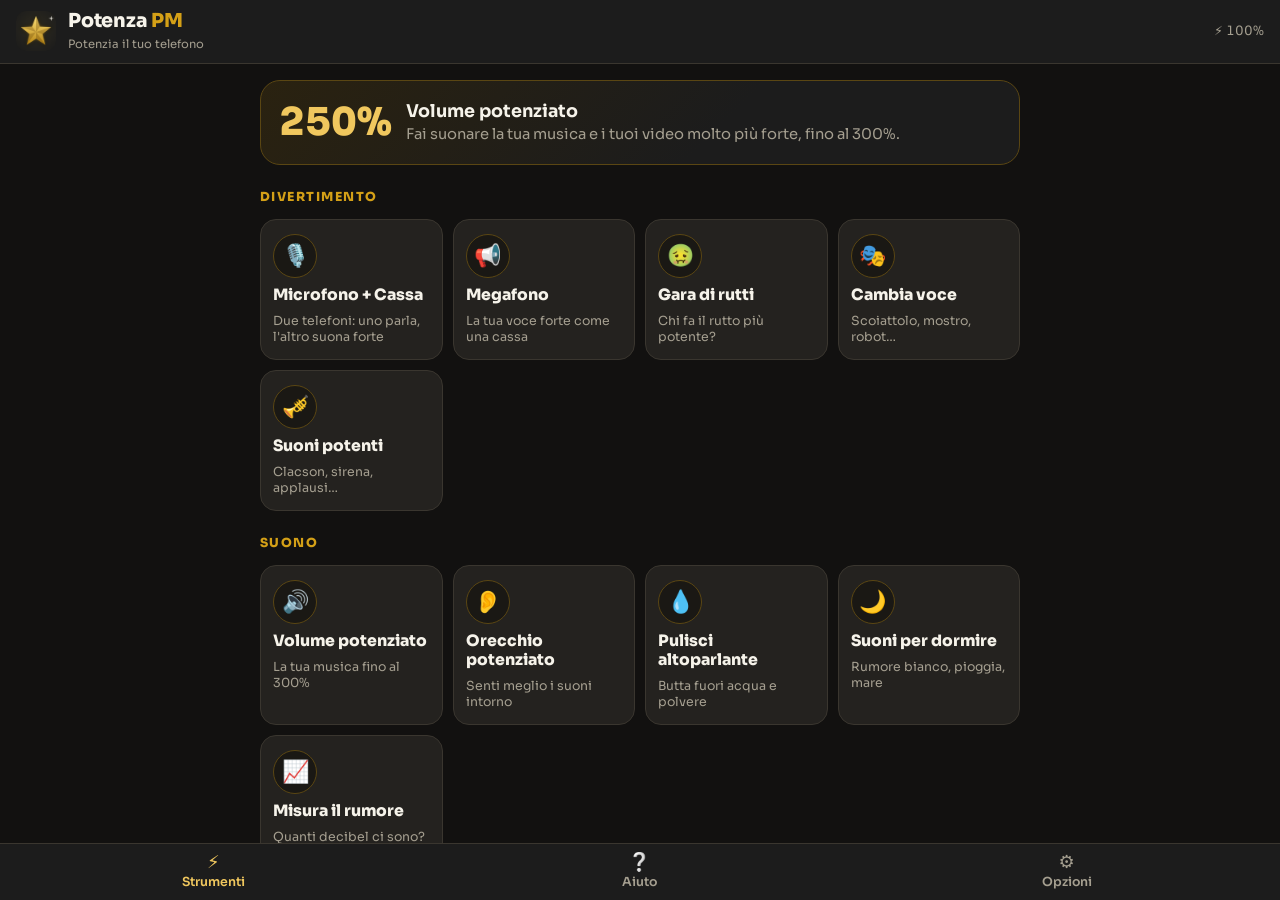
<file: potenzapm/app/index.html>
<!doctype html>
<html lang="it">
<head>
<meta charset="utf-8">
<meta name="viewport" content="width=device-width,initial-scale=1,viewport-fit=cover">
<meta name="theme-color" content="#1c1c1c">
<meta name="mobile-web-app-capable" content="yes">
<meta name="apple-mobile-web-app-capable" content="yes">
<meta name="apple-mobile-web-app-status-bar-style" content="black">
<meta name="apple-mobile-web-app-title" content="Potenza PM">
<meta name="description" content="Potenza PM: volume potenziato fino al 300% per la tua musica, torcia, luce schermo, modo notte, batteria, bussola, livella e tanti altri strumenti per il telefono.">
<title>Potenza PM</title>
<link rel="manifest" href="manifest.webmanifest">
<link rel="icon" href="icon-192.png">
<link rel="apple-touch-icon" href="icon-180.png">
<link rel="preconnect" href="https://fonts.googleapis.com">
<link rel="stylesheet" href="https://fonts.googleapis.com/css2?family=Sora:wght@400;600;800&display=swap">
<style>
/* Layout: in alto il marchio, al centro la pagina scelta (Strumenti / Aiuto / Opzioni), in basso la barra con le tre pagine.
   Ogni strumento si apre a tutto schermo sopra, con «Indietro». Sempre scuro, nero e oro. */
:root{--fondo:#121110;--nero:#1c1c1c;--scheda:#24221f;--scheda2:#2c2925;--linea:#3a362f;--oro:#d4a017;--oro2:#f0c75e;--crema:#f6f3ea;--tenue:#a59f90;--rosso:#e5484d;--verde:#3fb950;
 --f:'Sora',system-ui,-apple-system,'Segoe UI',sans-serif;color-scheme:dark}
*{box-sizing:border-box;-webkit-tap-highlight-color:transparent}
[hidden]{display:none!important}
html,body{margin:0;height:100%}
body{background:var(--fondo);color:var(--crema);font:16px/1.45 var(--f);overflow:hidden}
body.grande{font-size:18.5px}
#app{height:100%;display:flex;flex-direction:column}
header.top{flex:0 0 auto;display:flex;align-items:center;gap:12px;padding:calc(10px + env(safe-area-inset-top,0px)) max(16px,env(safe-area-inset-right,0px)) 10px max(16px,env(safe-area-inset-left,0px));background:var(--nero);border-bottom:1px solid var(--linea)}
header.top img{width:40px;height:40px;border-radius:10px}
header.top b{font:800 1.2em/1 var(--f);letter-spacing:-.01em}
header.top b span{color:var(--oro)}
header.top small{display:block;color:var(--tenue);font-size:.72em;margin-top:3px}
header.top .bat{margin-left:auto;font-size:.8em;color:var(--tenue);font-variant-numeric:tabular-nums}
main{flex:1;overflow:auto;min-height:0;padding:16px max(16px,env(safe-area-inset-right,0px)) 24px max(16px,env(safe-area-inset-left,0px))}
.pag{max-width:760px;margin:0 auto;display:flex;flex-direction:column;gap:14px}
.pag[hidden]{display:none}
h1{font:800 1.6em/1.15 var(--f);margin:0;letter-spacing:-.02em;text-wrap:balance}
h2{font:800 .78em var(--f);text-transform:uppercase;letter-spacing:.12em;color:var(--oro);margin:10px 0 0}
p{margin:0}
.tenue{color:var(--tenue)}
.hero{background:linear-gradient(135deg,#2a2210,#1c1c1c 60%);border:1px solid #5a4613;border-radius:20px;padding:18px;display:flex;gap:14px;align-items:center;cursor:pointer;color:inherit;font:inherit;text-align:left;width:100%}
.hero .num{font:800 2.4em/1 var(--f);color:var(--oro2);font-variant-numeric:tabular-nums}
.hero p{font-size:.92em;color:var(--tenue)}
.hero b{display:block;font-size:1.1em}
.griglia{display:grid;grid-template-columns:repeat(2,minmax(0,1fr));gap:10px}
@media (min-width:560px){.griglia{grid-template-columns:repeat(3,minmax(0,1fr))}}
@media (min-width:760px){.griglia{grid-template-columns:repeat(4,minmax(0,1fr))}}
.t{background:var(--scheda);border:1px solid var(--linea);border-radius:16px;padding:14px 12px;display:flex;flex-direction:column;gap:8px;align-items:flex-start;text-align:left;color:inherit;font:inherit;cursor:pointer;min-height:118px}
.t:active{transform:scale(.98)}
.t .ic{width:44px;height:44px;border-radius:50%;display:grid;place-items:center;font-size:22px;background:#1a1814;border:1px solid #5a4613}
.t b{font-weight:800;font-size:.98em;line-height:1.2}
.t small{color:var(--tenue);font-size:.78em;line-height:1.3}
nav.barra{flex:0 0 auto;display:grid;grid-template-columns:repeat(3,1fr);background:var(--nero);border-top:1px solid var(--linea);padding-bottom:env(safe-area-inset-bottom,0px)}
nav.barra button{border:0;background:none;color:var(--tenue);font:600 .78em var(--f);padding:9px 4px 10px;display:flex;flex-direction:column;align-items:center;gap:3px;cursor:pointer}
nav.barra button span{font-size:1.45em;line-height:1}
nav.barra button[aria-current="page"]{color:var(--oro2)}
/* strumento aperto */
#tool{position:fixed;inset:0;background:var(--fondo);z-index:20;display:flex;flex-direction:column}
#tool[hidden]{display:none}
#tool header{display:flex;align-items:center;gap:10px;padding:calc(10px + env(safe-area-inset-top,0px)) max(12px,env(safe-area-inset-right,0px)) 10px max(12px,env(safe-area-inset-left,0px));background:var(--nero);border-bottom:1px solid var(--linea)}
#tool header button{border:0;background:var(--scheda2);color:var(--crema);border-radius:999px;padding:8px 14px;font:700 .9em var(--f);cursor:pointer}
#tool header b{font-weight:800;font-size:1.1em}
#tbody{flex:1;overflow:auto;min-height:0;padding:16px max(16px,env(safe-area-inset-right,0px)) calc(28px + env(safe-area-inset-bottom,0px)) max(16px,env(safe-area-inset-left,0px))}
#tbody>div{max-width:620px;margin:0 auto;display:flex;flex-direction:column;gap:14px}
.box{background:var(--scheda);border:1px solid var(--linea);border-radius:16px;padding:14px;display:flex;flex-direction:column;gap:10px}
.btn{border:0;border-radius:999px;padding:13px 20px;font:700 1em var(--f);cursor:pointer;background:var(--scheda2);color:var(--crema);border:1px solid var(--linea)}
.btn.oro{background:var(--oro);color:#1c1c1c;border-color:var(--oro)}
.btn.lungo{width:100%}
.btn:disabled{opacity:.5}
.btn.on{background:var(--oro);color:#1c1c1c}
.riga{display:flex;gap:8px;flex-wrap:wrap;align-items:center}
.chips{display:flex;gap:6px;flex-wrap:wrap}
.chips button{border:1px solid var(--linea);background:var(--scheda2);color:var(--crema);border-radius:999px;padding:8px 13px;font:700 .85em var(--f);cursor:pointer}
.chips button[aria-pressed="true"]{background:var(--oro);color:#1c1c1c;border-color:var(--oro)}
label.sl{display:flex;flex-direction:column;gap:6px;font-weight:600;font-size:.92em}
label.sl span{display:flex;justify-content:space-between}
label.sl output{color:var(--oro2);font-variant-numeric:tabular-nums;font-weight:800}
input[type=range]{width:100%;accent-color:var(--oro);height:30px}
.grosso{font:800 3.4em/1 var(--f);color:var(--oro2);text-align:center;font-variant-numeric:tabular-nums}
.grosso small{font-size:.35em;color:var(--tenue);font-weight:600}
.nota{font-size:.85em;color:var(--tenue);background:#1a1814;border-left:3px solid var(--oro);border-radius:8px;padding:9px 12px}
.nota.att{border-color:var(--rosso)}
.vu{height:14px;border-radius:7px;background:#14130f;overflow:hidden;border:1px solid var(--linea)}
.vu i{display:block;height:100%;width:0;background:linear-gradient(90deg,var(--verde),var(--oro) 70%,var(--rosso));transition:width .08s}
.lista{list-style:none;margin:0;padding:0;display:flex;flex-direction:column;gap:4px;max-height:200px;overflow:auto}
.lista li{padding:8px 10px;border-radius:10px;background:var(--scheda2);cursor:pointer;font-size:.9em;overflow:hidden;text-overflow:ellipsis;white-space:nowrap}
.lista li.ora{background:#3b2f10;color:var(--oro2);font-weight:700}
video.media{width:100%;border-radius:12px;background:#000;max-height:40vh}
video.cam{width:100%;border-radius:16px;background:#000;aspect-ratio:3/4;object-fit:cover}
.camwrap{position:relative;overflow:hidden;border-radius:16px;background:#000}
.dati{display:grid;grid-template-columns:1fr 1fr;gap:8px}
.dati div{background:var(--scheda2);border-radius:12px;padding:9px 11px}
.dati small{display:block;color:var(--tenue);font-size:.72em;text-transform:uppercase;letter-spacing:.06em}
.dati b{font-weight:800;font-variant-numeric:tabular-nums;word-break:break-word}
.cerchio{width:min(260px,70vw);aspect-ratio:1;margin:0 auto;border-radius:50%;border:3px solid var(--linea);position:relative;background:radial-gradient(circle,#1e1c18,#121110)}
.cerchio .bolla{position:absolute;width:44px;height:44px;border-radius:50%;left:50%;top:50%;margin:-22px;background:radial-gradient(circle at 35% 35%,#fff6c8,var(--oro));box-shadow:0 0 18px #d4a01788;transition:transform .08s}
.cerchio .croce{position:absolute;inset:0;margin:auto;width:56px;height:56px;border:2px dashed var(--tenue);border-radius:50%}
.cerchio.piatto{border-color:var(--verde)}
.quadrante{transition:transform .15s linear;width:100%;height:100%}
.freccia{position:absolute;left:50%;top:-6px;transform:translateX(-50%);width:0;height:0;border-left:10px solid transparent;border-right:10px solid transparent;border-top:18px solid var(--rosso);z-index:2}
.anello{width:170px;height:170px;margin:0 auto;border-radius:50%;display:grid;place-items:center;background:conic-gradient(var(--oro) calc(var(--p)*1%),#2c2925 0)}
.anello div{width:136px;height:136px;border-radius:50%;background:var(--scheda);display:grid;place-items:center;font:800 2em var(--f);font-variant-numeric:tabular-nums}
.help details{background:var(--scheda);border:1px solid var(--linea);border-radius:14px;padding:12px 14px}
.help summary{font-weight:700;cursor:pointer}
.help details p,.help details ol,.help details ul{margin:8px 0 0;color:#d9d4c7;font-size:.94em}
.help li{margin:3px 0}
.verita{background:linear-gradient(135deg,#2a2210,#1c1c1c);border:1px solid #5a4613;border-radius:16px;padding:14px 16px}
.verita b{color:var(--oro2)}
.opz{display:flex;justify-content:space-between;align-items:center;gap:12px;background:var(--scheda);border:1px solid var(--linea);border-radius:14px;padding:12px 14px}
.opz input[type=checkbox]{width:24px;height:24px;accent-color:var(--oro)}
button:focus-visible,input:focus-visible,summary:focus-visible{outline:3px solid var(--oro2);outline-offset:2px}
/* luce a tutto schermo */
#luce{position:fixed;inset:0;z-index:50;background:#fff;display:flex;align-items:flex-end;justify-content:center;padding-bottom:calc(30px + env(safe-area-inset-bottom,0px))}
#luce[hidden]{display:none}
#luce button{border:0;border-radius:999px;padding:12px 22px;font:700 1em var(--f);background:rgba(0,0,0,.55);color:#fff;transition:opacity .4s}
#luce .velo{position:absolute;inset:0;background:#000;pointer-events:none}
#scuro{position:fixed;inset:0;background:#000;pointer-events:none;z-index:100;opacity:0}
#avviso{position:fixed;left:50%;bottom:calc(84px + env(safe-area-inset-bottom,0px));transform:translateX(-50%);background:var(--oro);color:#1c1c1c;font-weight:700;padding:10px 16px;border-radius:999px;z-index:120;max-width:90vw;text-align:center;font-size:.9em}
#avviso[hidden]{display:none}
.big-toggle{width:min(220px,60vw);aspect-ratio:1;border-radius:50%;margin:8px auto;border:4px solid var(--linea);background:radial-gradient(circle,#2c2925,#181715);color:var(--crema);font:800 1.4em var(--f);cursor:pointer;display:grid;place-items:center}
.big-toggle.on{border-color:var(--oro);background:radial-gradient(circle,#fff6c8,var(--oro) 70%);color:#1c1c1c;box-shadow:0 0 50px #d4a01799}
</style>
</head>
<body>
<div id="app">
  <header class="top">
    <img src="icon-192.png" alt="">
    <div><b>Potenza <span>PM</span></b><small>Potenzia il tuo telefono</small></div>
    <div class="bat" id="topbat"></div>
  </header>
  <main id="main">
    <section class="pag" id="p-strumenti">
      <button class="hero" data-open="booster">
        <div class="num" id="heroNum">250%</div>
        <div><b>Volume potenziato</b><p>Fai suonare la tua musica e i tuoi video molto più forte, fino al 300%.</p></div>
      </button>
      <h2>Divertimento</h2>
      <div class="griglia" id="g-fun"></div>
      <h2>Suono</h2>
      <div class="griglia" id="g-suono"></div>
      <h2>Luce e schermo</h2>
      <div class="griglia" id="g-luce"></div>
      <h2>Sensori e fotocamera</h2>
      <div class="griglia" id="g-sensori"></div>
      <h2>Il telefono</h2>
      <div class="griglia" id="g-tel"></div>
    </section>

    <section class="pag help" id="p-aiuto" hidden>
      <h1>Aiuto</h1>
      <div class="verita">
        <p><b>La verità, detta chiara.</b> Nessuna app presa da un sito può alzare il volume di tutto il telefono oltre il massimo, né la luminosità oltre il massimo: quelle le comanda solo il telefono. Chi lo promette ti prende in giro.</p>
        <p style="margin-top:8px">Potenza PM invece fa cose <b>vere</b>: alza fino al 300% il suono delle canzoni e dei video che apri <b>dentro l'app</b>, accende la torcia, usa lo schermo come lampada, misura il rumore, e tanto altro.</p>
      </div>
      <h2>Domande</h2>
      <details><summary>Come metto l'app sul telefono?</summary>
        <ol><li><b>Android (Chrome):</b> apri il sito, premi i tre puntini in alto a destra, poi «Installa app» o «Aggiungi a schermata Home».</li>
        <li><b>iPhone (Safari):</b> premi il quadrato con la freccia in basso, poi «Aggiungi alla schermata Home».</li></ol></details>
      <details><summary>Come funziona il Volume potenziato?</summary>
        <p>Premi «Scegli canzoni o video» e prendi i file dal telefono. L'app li fa suonare e li amplifica fino al 300%. La «Protezione» evita che il suono gracchi quando è molto forte. Puoi anche alzare i bassi e gli alti.</p>
        <p>Funziona con i file che hai sul telefono (mp3, m4a, mp4…). Non può alzare YouTube, Spotify o WhatsApp, perché suonano in altre app.</p></details>
      <details><summary>Come alzo di più il volume di tutto il telefono?</summary>
        <ul><li>Alza il volume con i tasti fino in fondo e controlla di alzare quello giusto (suoneria, contenuti multimediali, chiamate).</li>
        <li><b>Samsung:</b> Impostazioni › Suoni e vibrazione › Qualità e effetti audio: accendi Dolby Atmos e l'equalizzatore.</li>
        <li><b>Altri Android:</b> Impostazioni › Suono: cerca «Equalizzatore» o «Effetti audio».</li>
        <li><b>iPhone:</b> Impostazioni › Musica › EQ › «Notte tarda» rende il suono più forte e pieno.</li>
        <li>Pulisci l'altoparlante: lo trovi tra gli strumenti. Polvere e acqua lo rendono più debole.</li></ul></details>
      <details><summary>Come rendo lo schermo più luminoso o più scuro?</summary>
        <ul><li>Più luce: spegni il «Risparmio energetico» e la «Luminosità automatica», poi porta la barra della luminosità al massimo.</li>
        <li>Più scuro di notte (Android): Impostazioni › Accessibilità › «Luminosità extra ridotta» o «Attenuazione extra».</li>
        <li>Più scuro di notte (iPhone): Impostazioni › Accessibilità › Schermo e dimensioni testo › «Riduci punto bianco».</li>
        <li>Dentro l'app: strumento «Più scuro» o Opzioni › «Scurisci l'app».</li></ul></details>
      <details><summary>La torcia non si accende</summary>
        <p>Su molti Android funziona: la prima volta il telefono chiede il permesso della fotocamera, rispondi «Consenti». Su iPhone il browser non lascia accendere la torcia: usa «Luce schermo», che fa diventare lo schermo una lampada.</p></details>
      <details><summary>La bussola o la livella non si muovono</summary>
        <p>Su iPhone premi «Attiva sensori» e rispondi «Consenti». Se la bussola sbaglia, muovi il telefono disegnando un 8 nell'aria. Sul computer questi sensori non ci sono.</p></details>
      <details><summary>Come uso il Megafono?</summary>
        <p>Tieni premuto il cerchio grande e parla: la voce esce forte dall'altoparlante. Se lasci il dito si spegne, così non fischia. Con una cassa Bluetooth diventa fortissimo: tieni il telefono lontano dalla cassa. Gli effetti Stadio, Eco, Robot e Radio cambiano la voce.</p></details>
      <details><summary>Come collego due telefoni (microfono + cassa)?</summary>
        <ol><li>Apri Potenza PM su tutti e due i telefoni e scegli «Microfono + Cassa».</li><li>Sul telefono che deve suonare premi «Questo è la CASSA»: compare un codice di 4 numeri.</li><li>Sull'altro premi «Questo è il MICROFONO», scrivi il codice e premi «Collega».</li><li>Parla nel microfono: la voce esce forte dalla cassa. Tienili a qualche passo di distanza.</li></ol></details>
      <details><summary>Come funziona la Gara di rutti?</summary>
        <p>Scrivi il nome e premi «Tocca a me». Dopo il 3, 2, 1 hai 5 secondi per il rutto. L'app misura la forza (in decibel) e quanto dura, e dà i punti. La classifica resta salvata sul telefono. Tenete tutti il telefono alla stessa distanza dalla bocca, se no non vale!</p></details>
      <details><summary>L'orecchio potenziato fischia</summary>
        <p>Usa sempre le cuffie o gli auricolari. Con l'altoparlante il suono torna nel microfono e fischia. Abbassa la potenza se senti fischi.</p></details>
      <details><summary>Ascoltare forte fa male?</summary>
        <p>Sì, se dura tanto. Con le cuffie non stare a lungo sopra il 150%, e fai delle pause. Se senti fischi nelle orecchie, abbassa subito.</p></details>
      <details><summary>Funziona senza internet?</summary>
        <p>Sì. Dopo la prima apertura l'app si salva sul telefono e funziona anche senza rete. Solo la «Prova velocità internet» ha bisogno della rete.</p></details>
      <details><summary>L'app mi spia o costa qualcosa?</summary>
        <p>No. È gratis, non ha pubblicità e non manda niente a nessuno. Fotocamera e microfono si usano solo mentre tieni aperto lo strumento, e si spengono quando torni indietro.</p></details>
    </section>

    <section class="pag" id="p-opzioni" hidden>
      <h1>Opzioni</h1>
      <div class="box">
        <label class="sl"><span>Scurisci l'app <output id="oScuroV">0%</output></span><input type="range" id="oScuro" min="0" max="85" value="0"></label>
        <p class="tenue" style="font-size:.85em">Rende tutta l'app più scura, per usarla di notte senza abbagliarti.</p>
      </div>
      <label class="opz"><span><b>Testo grande</b><br><small class="tenue">Scritte più grandi, più facili da leggere</small></span><input type="checkbox" id="oGrande"></label>
      <label class="opz"><span><b>Vibra quando tocchi</b><br><small class="tenue">Un piccolo colpo a ogni pulsante (solo Android)</small></span><input type="checkbox" id="oVibra"></label>
      <label class="opz"><span><b>Schermo sempre acceso</b><br><small class="tenue">Lo schermo non si spegne finché l'app è aperta</small></span><input type="checkbox" id="oAcceso"></label>
      <button class="btn" id="oReset">Rimetti tutto come all'inizio</button>
      <p class="tenue" style="font-size:.8em;text-align:center">Potenza PM · versione 1.2 · gratis e senza pubblicità</p>
    </section>
  </main>
  <nav class="barra">
    <button data-p="strumenti" aria-current="page"><span>⚡</span>Strumenti</button>
    <button data-p="aiuto"><span>❔</span>Aiuto</button>
    <button data-p="opzioni"><span>⚙️</span>Opzioni</button>
  </nav>
</div>

<div id="tool" hidden>
  <header><button id="tBack">‹ Indietro</button><b id="tTitle"></b></header>
  <div id="tbody"><div id="tIn"></div></div>
</div>

<div id="luce" hidden><div class="velo" id="luceVelo"></div><button id="luceX" style="position:relative">Tocca qui per chiudere</button></div>
<div id="scuro"></div>
<div id="avviso" hidden></div>
<video id="media" class="media" playsinline hidden></video>

<script>
"use strict";
const $=s=>document.querySelector(s), $$=s=>[...document.querySelectorAll(s)];
const LS={get(k,d){try{const v=localStorage.getItem('potenzapm-'+k);return v===null?d:JSON.parse(v)}catch(e){return d}},set(k,v){try{localStorage.setItem('potenzapm-'+k,JSON.stringify(v))}catch(e){}}};
let AC=null;
function ac(){if(!AC){const C=window.AudioContext||window.webkitAudioContext;AC=new C()}if(AC.state==='suspended')AC.resume();return AC}
function avviso(t,ms=2600){const a=$('#avviso');a.textContent=t;a.hidden=false;clearTimeout(avviso.t);avviso.t=setTimeout(()=>a.hidden=true,ms)}
function vibra(p){try{if(navigator.vibrate)return navigator.vibrate(p)}catch(e){}return false}
function esc(s){return String(s).replace(/[&<>"]/g,c=>({'&':'&amp;','<':'&lt;','>':'&gt;','"':'&quot;'}[c]))}
const isIOS=/iPad|iPhone|iPod/.test(navigator.userAgent)||(navigator.platform==='MacIntel'&&navigator.maxTouchPoints>1);

/* ---------- schermo acceso (Wake Lock) ---------- */
const WL={lock:null,want:new Set(),async upd(){
  if(this.want.size&&!this.lock&&'wakeLock' in navigator&&document.visibilityState==='visible'){try{this.lock=await navigator.wakeLock.request('screen');this.lock.addEventListener('release',()=>{this.lock=null})}catch(e){}}
  else if(!this.want.size&&this.lock){try{await this.lock.release()}catch(e){}this.lock=null}},
  on(k){this.want.add(k);this.upd()},off(k){this.want.delete(k);this.upd()}};
document.addEventListener('visibilitychange',()=>{if(document.visibilityState==='visible')WL.upd()});

/* ---------- fotocamera ---------- */
async function apriCamera(facing,video){
  if(!navigator.mediaDevices||!navigator.mediaDevices.getUserMedia)throw new Error('nocam');
  const s=await navigator.mediaDevices.getUserMedia({video:{facingMode:{ideal:facing},width:{ideal:1280},height:{ideal:960}},audio:false});
  if(video){video.srcObject=s;video.muted=true;video.setAttribute('playsinline','');await video.play().catch(()=>{})}
  return s;
}
function chiudiStream(s){if(s)s.getTracks().forEach(t=>t.stop())}
function erroreCam(e){return e&&e.name==='NotAllowedError'?'Hai detto di no al permesso della fotocamera. Puoi cambiarlo nelle impostazioni del browser (il lucchetto vicino all\'indirizzo).':'Non riesco ad aprire la fotocamera su questo telefono.'}
async function apriMicro(opts){
  if(!navigator.mediaDevices||!navigator.mediaDevices.getUserMedia)throw new Error('nomic');
  return navigator.mediaDevices.getUserMedia({audio:Object.assign({echoCancellation:false,noiseSuppression:false,autoGainControl:false},opts||{}),video:false});
}
function erroreMic(e){return e&&e.name==='NotAllowedError'?'Hai detto di no al permesso del microfono. Puoi cambiarlo nelle impostazioni del browser.':'Non riesco ad aprire il microfono.'}

/* ---------- luce a tutto schermo ---------- */
const Luce={timer:null,colore:'#ffffff',apri(colore,veloOp,modo){
  const L=$('#luce');this.colore=colore;L.style.background=colore;$('#luceVelo').style.opacity=veloOp||0;L.hidden=false;
  try{if(document.documentElement.requestFullscreen&&!document.fullscreenElement)document.documentElement.requestFullscreen().catch(()=>{})}catch(e){}
  WL.on('luce');this.modo(modo||'fissa');if(!(history.state&&history.state.luce))history.pushState({luce:1,tool:attivo},'');
  const x=$('#luceX');x.style.opacity=1;clearTimeout(this.hx);this.hx=setTimeout(()=>x.style.opacity=.25,2500);
 },modo(m){clearInterval(this.timer);clearTimeout(this.timer);const L=$('#luce');L.style.background=this.colore;
  if(m==='lampeggia'){let on=true;this.timer=setInterval(()=>{on=!on;L.style.background=on?this.colore:'#000'},Luce.vel||150)}
  else if(m==='sos'){const seq=sosSeq();let i=0;const step=()=>{const [on,d]=seq[i%seq.length];L.style.background=on?this.colore:'#000';i++;this.timer=setTimeout(step,d)};step()}
  else if(m==='arcobaleno'){let h=0;this.timer=setInterval(()=>{h=(h+4)%360;L.style.background='hsl('+h+',100%,55%)'},40)}
 },chiudi(){clearInterval(this.timer);clearTimeout(this.timer);$('#luce').hidden=true;WL.off('luce');try{if(document.fullscreenElement)document.exitFullscreen().catch(()=>{})}catch(e){}}};
$('#luceX').onclick=e=>{e.stopPropagation();Luce.chiudi();if(history.state&&history.state.luce)history.back()};
$('#luce').onclick=()=>{const x=$('#luceX');x.style.opacity=1;clearTimeout(Luce.hx);Luce.hx=setTimeout(()=>x.style.opacity=.25,2500)};
function sosSeq(u=200){const a=[];const dot=()=>{a.push([1,u],[0,u])},dash=()=>{a.push([1,u*3],[0,u])};for(let i=0;i<3;i++)dot();a.push([0,u*2]);for(let i=0;i<3;i++)dash();a.push([0,u*2]);for(let i=0;i<3;i++)dot();a.push([0,u*6]);return a}

/* ================== STRUMENTI ================== */
const T={};
let attivo=null;

/* ---- 1. Volume potenziato ---- */
const B={el:$('#media'),g:null,files:[],i:-1,url:null,boost:LS.get('boost',250),bass:LS.get('bass',4),treble:LS.get('treble',2),prot:LS.get('prot',true),raf:0};
function bGraph(){if(B.g)return B.g;const c=ac();const src=c.createMediaElementSource(B.el);
  const bass=c.createBiquadFilter();bass.type='lowshelf';bass.frequency.value=120;
  const tre=c.createBiquadFilter();tre.type='highshelf';tre.frequency.value=3500;
  const gain=c.createGain();const comp=c.createDynamicsCompressor();const an=c.createAnalyser();an.fftSize=1024;
  src.connect(bass);bass.connect(tre);tre.connect(gain);gain.connect(comp);comp.connect(an);an.connect(c.destination);
  B.g={bass,tre,gain,comp,an};bApply();return B.g}
function bApply(){$('#heroNum').textContent=B.boost+'%';if(!B.g)return;const t=AC.currentTime;
  B.g.gain.gain.setTargetAtTime(B.boost/100,t,.05);B.g.bass.gain.setTargetAtTime(B.bass,t,.05);B.g.tre.gain.setTargetAtTime(B.treble,t,.05);
  const c=B.g.comp;if(B.prot){c.threshold.value=-12;c.knee.value=8;c.ratio.value=12;c.attack.value=.003;c.release.value=.25}else{c.threshold.value=0;c.knee.value=0;c.ratio.value=1}}
function bLoad(i,play=true){if(i<0||i>=B.files.length)return;B.i=i;const f=B.files[i];if(B.url)URL.revokeObjectURL(B.url);B.url=URL.createObjectURL(f);
  B.el.src=B.url;B.el.hidden=!f.type.startsWith('video');bGraph();if(play)B.el.play().catch(()=>{});bList()}
function bList(){const ul=$('#bList');if(!ul)return;ul.innerHTML=B.files.map((f,i)=>'<li data-i="'+i+'" class="'+(i===B.i?'ora':'')+'">'+(i+1)+'. '+esc(f.name)+'</li>').join('');
  $('#bNome').textContent=B.i>=0?B.files[B.i].name:'Nessun brano scelto';$('#bPlay').textContent=B.el.paused?'▶ Suona':'⏸ Pausa'}
B.el.addEventListener('ended',()=>{if(B.i<B.files.length-1)bLoad(B.i+1)});
['play','pause'].forEach(ev=>B.el.addEventListener(ev,()=>{const b=$('#bPlay');if(b)b.textContent=B.el.paused?'▶ Suona':'⏸ Pausa'}));
B.el.addEventListener('timeupdate',()=>{const s=$('#bSeek');if(s&&B.el.duration&&!s.matches(':active')){s.value=B.el.currentTime/B.el.duration*1000;$('#bTempo').textContent=mmss(B.el.currentTime)+' / '+mmss(B.el.duration)}});
function mmss(s){s=Math.floor(s||0);return Math.floor(s/60)+':'+String(s%60).padStart(2,'0')}
T.booster={titolo:'Volume potenziato',ic:'🔊',desc:'La tua musica fino al 300%',g:'suono',
 html:()=>`
 <div class="grosso"><span id="bVal">${B.boost}</span><small>%</small></div>
 <label class="sl"><span>Potenza del volume <output>100% → 300%</output></span><input type="range" id="bBoost" min="100" max="300" step="5" value="${B.boost}"></label>
 <div class="chips" id="bPre"><button data-v="100">Normale</button><button data-v="160">Forte</button><button data-v="220">Super</button><button data-v="300">Massimo</button></div>
 <div class="vu"><i id="bVu"></i></div>
 <div class="box">
  <input type="file" id="bFile" accept="audio/*,video/*" multiple hidden>
  <button class="btn oro lungo" id="bScegli">🎵 Scegli canzoni o video</button>
  <b id="bNome" style="overflow:hidden;text-overflow:ellipsis;white-space:nowrap">Nessun brano scelto</b>
  <div id="bVid"></div>
  <input type="range" id="bSeek" min="0" max="1000" value="0" aria-label="Posizione">
  <div class="riga" style="justify-content:space-between"><small class="tenue" id="bTempo">0:00 / 0:00</small>
   <div class="riga"><button class="btn" id="bPrev" aria-label="Precedente">⏮</button><button class="btn oro" id="bPlay">▶ Suona</button><button class="btn" id="bNext" aria-label="Successivo">⏭</button></div></div>
  <ul class="lista" id="bList"></ul>
 </div>
 <div class="box">
  <label class="sl"><span>Bassi <output id="bBassV">${B.bass>0?'+':''}${B.bass} dB</output></span><input type="range" id="bBass" min="-10" max="15" value="${B.bass}"></label>
  <label class="sl"><span>Alti <output id="bTreV">${B.treble>0?'+':''}${B.treble} dB</output></span><input type="range" id="bTre" min="-10" max="12" value="${B.treble}"></label>
  <div class="chips"><span class="tenue" style="font-size:.85em;align-self:center">Velocità:</span><span class="chips" id="bVel"><button data-v="0.75">0,75×</button><button data-v="1" aria-pressed="true">1×</button><button data-v="1.25">1,25×</button><button data-v="1.5">1,5×</button></span></div>
  <label class="opz" style="padding:8px 0;border:0;background:none"><span><b>Protezione</b><br><small class="tenue">Il suono forte non gracchia</small></span><input type="checkbox" id="bProt" ${B.prot?'checked':''}></label>
 </div>
 <p class="nota">Funziona con le canzoni e i video che hai sul telefono e apri qui. Non può alzare il volume di tutto il telefono o di altre app (YouTube, Spotify): nessuna app lo può fare. La musica continua anche se torni agli altri strumenti.</p>
 <p class="nota att">Con le cuffie non tenere a lungo il volume molto alto: le orecchie si stancano.</p>`,
 start(){const vid=$('#bVid');vid.appendChild(B.el);
  const setB=v=>{B.boost=+v;LS.set('boost',B.boost);$('#bVal').textContent=B.boost;$('#bBoost').value=B.boost;$$('#bPre button').forEach(b=>b.setAttribute('aria-pressed',+b.dataset.v===B.boost));bApply()};
  setB(B.boost);$('#bBoost').oninput=e=>setB(e.target.value);$$('#bPre button').forEach(b=>b.onclick=()=>setB(b.dataset.v));
  $('#bScegli').onclick=()=>$('#bFile').click();
  $('#bFile').onchange=e=>{const fs=[...e.target.files];if(!fs.length)return;const start=B.files.length;B.files.push(...fs);bLoad(start)};
  $('#bPlay').onclick=()=>{if(B.i<0){$('#bFile').click();return}ac();B.el.paused?B.el.play().catch(()=>{}):B.el.pause()};
  $('#bPrev').onclick=()=>{if(B.el.currentTime>3)B.el.currentTime=0;else bLoad(Math.max(0,B.i-1))};
  $('#bNext').onclick=()=>bLoad(Math.min(B.files.length-1,B.i+1));
  $('#bList').onclick=e=>{const li=e.target.closest('li');if(li)bLoad(+li.dataset.i)};
  $('#bSeek').oninput=e=>{if(B.el.duration)B.el.currentTime=e.target.value/1000*B.el.duration};
  $('#bBass').oninput=e=>{B.bass=+e.target.value;LS.set('bass',B.bass);$('#bBassV').textContent=(B.bass>0?'+':'')+B.bass+' dB';bApply()};
  $('#bTre').oninput=e=>{B.treble=+e.target.value;LS.set('treble',B.treble);$('#bTreV').textContent=(B.treble>0?'+':'')+B.treble+' dB';bApply()};
  $('#bProt').onchange=e=>{B.prot=e.target.checked;LS.set('prot',B.prot);bApply()};
  $$('#bVel button').forEach(b=>{b.setAttribute('aria-pressed',+b.dataset.v===B.el.playbackRate);b.onclick=()=>{B.el.playbackRate=+b.dataset.v;$$('#bVel button').forEach(x=>x.setAttribute('aria-pressed',x===b))}});
  bList();const d=new Uint8Array(1024);
  const loop=()=>{if(B.g&&!B.el.paused){B.g.an.getByteTimeDomainData(d);let m=0;for(const v of d)m=Math.max(m,Math.abs(v-128));$('#bVu').style.width=Math.min(100,m/128*100)+'%'}else $('#bVu').style.width='0';B.raf=requestAnimationFrame(loop)};loop();
 },stop(){cancelAnimationFrame(B.raf);B.el.hidden=true;document.body.appendChild(B.el)}};

/* ---- 2. Orecchio potenziato (microfono → cuffie) ---- */
const O={s:null,n:null,g:5,raf:0};
T.orecchio={titolo:'Orecchio potenziato',ic:'👂',desc:'Senti meglio i suoni intorno',g:'suono',
 html:()=>`<p>Il microfono ascolta i suoni intorno a te e li manda più forti nelle tue cuffie. Utile per sentire meglio una persona che parla piano o la TV.</p>
 <p class="nota att">Metti prima le cuffie o gli auricolari, se no fischia.</p>
 <button class="big-toggle" id="oTog">Accendi</button>
 <label class="sl"><span>Potenza <output id="oGv">${O.g*50}%</output></span><input type="range" id="oG" min="1" max="10" value="${O.g}"></label>
 <label class="opz" style="padding:8px 0;border:0;background:none"><span><b>Togli il rumore di fondo</b></span><input type="checkbox" id="oNs" checked></label>
 <div class="vu"><i id="oVu"></i></div>
 <p class="nota">Si spegne da solo quando torni indietro.</p>`,
 start(){const tog=$('#oTog');
  $('#oG').oninput=e=>{O.g=+e.target.value;$('#oGv').textContent=O.g*50+'%';if(O.n)O.n.gain.gain.setTargetAtTime(O.g/2,AC.currentTime,.05)};
  const off=()=>{chiudiStream(O.s);O.s=null;if(O.n){try{O.n.src.disconnect();O.n.comp.disconnect()}catch(e){}O.n=null}cancelAnimationFrame(O.raf);tog.classList.remove('on');tog.textContent='Accendi';$('#oVu').style.width=0;WL.off('orecchio')};
  const on=async()=>{try{const c=ac();O.s=await apriMicro({noiseSuppression:$('#oNs').checked});
    const src=c.createMediaStreamSource(O.s),hp=c.createBiquadFilter();hp.type='highpass';hp.frequency.value=180;
    const pk=c.createBiquadFilter();pk.type='peaking';pk.frequency.value=2500;pk.Q.value=.8;pk.gain.value=6;
    const gain=c.createGain();gain.gain.value=O.g/2;const comp=c.createDynamicsCompressor();comp.threshold.value=-18;comp.ratio.value=10;
    const an=c.createAnalyser();src.connect(hp);hp.connect(pk);pk.connect(gain);gain.connect(comp);comp.connect(an);comp.connect(c.destination);
    O.n={src,gain,comp};tog.classList.add('on');tog.textContent='Spegni';WL.on('orecchio');const d=new Uint8Array(an.fftSize);
    const loop=()=>{an.getByteTimeDomainData(d);let m=0;for(const v of d)m=Math.max(m,Math.abs(v-128));$('#oVu').style.width=Math.min(100,m/128*140)+'%';O.raf=requestAnimationFrame(loop)};loop();
   }catch(e){off();avviso(erroreMic(e),5000)}};
  tog.onclick=()=>O.s?off():on();$('#oNs').onchange=()=>{if(O.s){off();on()}};O.off=off;
 },stop(){O.off&&O.off()}};

/* ---- 3. Pulisci altoparlante ---- */
const P={osc:null,t:0};
T.pulisci={titolo:'Pulisci altoparlante',ic:'💧',desc:'Butta fuori acqua e polvere',g:'suono',
 html:()=>`<p>Un suono basso e forte fa vibrare l'altoparlante e spinge fuori l'acqua e un po' di polvere. Il volume del telefono torna più forte e pulito.</p>
 <ol class="tenue" style="margin:0;padding-left:20px"><li>Alza il volume del telefono al massimo.</li><li>Tieni l'altoparlante rivolto verso il basso.</li><li>Premi «Pulisci» e aspetta 30 secondi.</li></ol>
 <button class="big-toggle" id="pTog">Pulisci</button>
 <div class="vu"><i id="pBar"></i></div>
 <h2>Prova le casse</h2>
 <div class="riga"><button class="btn" data-pan="-1">◀ Sinistra</button><button class="btn" data-pan="0">Tutte e due</button><button class="btn" data-pan="1">Destra ▶</button></div>
 <p class="nota">Per una pulizia vera, se l'altoparlante è sporco, usa anche una spazzolina morbida e asciutta.</p>`,
 start(){const tog=$('#pTog');
  const stop=()=>{if(P.osc){try{P.osc.stop()}catch(e){}P.osc=null}clearInterval(P.t);tog.classList.remove('on');tog.textContent='Pulisci';$('#pBar').style.width=0};
  tog.onclick=()=>{if(P.osc){stop();return}const c=ac();const o=c.createOscillator(),g=c.createGain();o.type='sine';o.frequency.value=165;g.gain.value=0;g.gain.setTargetAtTime(.95,c.currentTime,.1);
   const lfo=c.createOscillator(),lg=c.createGain();lfo.frequency.value=2;lg.gain.value=25;lfo.connect(lg);lg.connect(o.frequency);lfo.start();
   o.connect(g);g.connect(c.destination);o.start();o.onended=()=>{try{lfo.stop()}catch(e){}};P.osc=o;tog.classList.add('on');tog.textContent='Ferma';const t0=Date.now();
   P.t=setInterval(()=>{const p=(Date.now()-t0)/30000;$('#pBar').style.width=Math.min(100,p*100)+'%';if(p>=1){stop();avviso('Fatto! Altoparlante pulito.');vibra(200)}},200)};
  $$('[data-pan]').forEach(b=>b.onclick=()=>{const c=ac();const o=c.createOscillator(),g=c.createGain();o.frequency.value=440;g.gain.value=.4;
   g.gain.setTargetAtTime(0,c.currentTime+.6,.1);let n=g;if(c.createStereoPanner){const p=c.createStereoPanner();p.pan.value=+b.dataset.pan;g.connect(p);n=p}
   o.connect(g);n.connect(c.destination);o.start();o.stop(c.currentTime+1.2)});
  P.off=stop},stop(){P.off&&P.off()}};

/* ---- 4. Suoni per dormire ---- */
const R={src:null,g:null,tipo:null,vol:LS.get('rvol',50),fine:0,t:0};
function rumore(c,tipo){const len=c.sampleRate*4,buf=c.createBuffer(2,len,c.sampleRate);
  for(let ch=0;ch<2;ch++){const d=buf.getChannelData(ch);let b0=0,b1=0,b2=0,b3=0,b4=0,b5=0,last=0;
   for(let i=0;i<len;i++){const w=Math.random()*2-1;
    if(tipo==='bianco')d[i]=w*.35;
    else if(tipo==='rosa'||tipo==='pioggia'){b0=.99886*b0+w*.0555179;b1=.99332*b1+w*.0750759;b2=.969*b2+w*.153852;b3=.8665*b3+w*.3104856;b4=.55*b4+w*.5329522;b5=-.7616*b5-w*.016898;d[i]=(b0+b1+b2+b3+b4+b5+w*.5362)*.11}
    else{last=(last+.02*w)/1.02;d[i]=last*3.2}}}
  return buf}
T.rumore={titolo:'Suoni per dormire',ic:'🌙',desc:'Rumore bianco, pioggia, mare',g:'suono',
 html:()=>`<p>Suoni dolci e continui che coprono i rumori e aiutano a dormire o a concentrarsi. Continuano anche se torni agli altri strumenti.</p>
 <div class="chips" id="rTipi"><button data-t="bianco">Rumore bianco</button><button data-t="rosa">Rumore rosa</button><button data-t="marrone">Rumore profondo</button><button data-t="pioggia">Pioggia</button><button data-t="mare">Onde del mare</button></div>
 <label class="sl"><span>Volume <output id="rVolV">${R.vol}%</output></span><input type="range" id="rVol" min="5" max="100" value="${R.vol}"></label>
 <div class="chips" id="rTimer"><span class="tenue" style="font-size:.85em;align-self:center">Spegni dopo:</span><button data-m="0" aria-pressed="true">Mai</button><button data-m="15">15 min</button><button data-m="30">30 min</button><button data-m="60">1 ora</button></div>
 <p class="tenue" id="rStato" style="text-align:center">Scegli un suono</p>
 <button class="btn lungo" id="rStop">⏹ Ferma</button>`,
 start(){const mark=()=>{$$('#rTipi button').forEach(b=>b.setAttribute('aria-pressed',b.dataset.t===R.tipo));$('#rStato').textContent=R.tipo?('Sta suonando'+(R.fine?' · si spegne alle '+new Date(R.fine).toLocaleTimeString('it-IT',{hour:'2-digit',minute:'2-digit'}):'')):'Scegli un suono'};
  const stop=()=>{if(R.src){const c=ac(),g=R.g,s=R.src;g.gain.setTargetAtTime(0,c.currentTime,.4);setTimeout(()=>{try{s.stop();s.lfo&&s.lfo.stop()}catch(e){}},1500)}R.src=null;R.tipo=null;R.fine=0;clearInterval(R.t);mark()};
  const play=t=>{if(R.src){try{R.src.stop();R.src.lfo&&R.src.lfo.stop()}catch(e){}}const c=ac();const s=c.createBufferSource();s.buffer=rumore(c,t==='mare'?'marrone':t);s.loop=true;
   const g=c.createGain();g.gain.value=0;g.gain.setTargetAtTime(R.vol/100,c.currentTime,.5);let last=s;
   if(t==='pioggia'){const f=c.createBiquadFilter();f.type='highpass';f.frequency.value=900;s.connect(f);last=f}
   if(t==='mare'){const amp=c.createGain();amp.gain.value=.55;const lfo=c.createOscillator(),lg=c.createGain();lfo.frequency.value=.11;lg.gain.value=.45;lfo.connect(lg);lg.connect(amp.gain);lfo.start();s.connect(amp);last=amp;s.lfo=lfo}
   last.connect(g);g.connect(c.destination);s.start();R.src=s;R.g=g;R.tipo=t;mark()};
  $$('#rTipi button').forEach(b=>b.onclick=()=>play(b.dataset.t));
  $('#rVol').oninput=e=>{R.vol=+e.target.value;LS.set('rvol',R.vol);$('#rVolV').textContent=R.vol+'%';if(R.g)R.g.gain.setTargetAtTime(R.vol/100,ac().currentTime,.1)};
  $$('#rTimer button').forEach(b=>b.onclick=()=>{$$('#rTimer button').forEach(x=>x.setAttribute('aria-pressed',x===b));const m=+b.dataset.m;clearInterval(R.t);R.fine=m?Date.now()+m*60000:0;
   if(m)R.t=setInterval(()=>{if(Date.now()>=R.fine)stop()},5000);mark()});
  $('#rStop').onclick=stop;mark()},stop(){}};

/* ---- 5. Misura rumore ---- */
const F={s:null,raf:0};
T.fonometro={titolo:'Misura il rumore',ic:'📈',desc:'Quanti decibel ci sono?',g:'suono',
 html:()=>`<div class="grosso"><span id="fDb">--</span><small> dB</small></div>
 <p id="fCosa" style="text-align:center;font-weight:700">Premi Inizia</p>
 <div class="vu"><i id="fBar"></i></div>
 <div class="dati"><div><small>Massimo</small><b id="fMax">--</b></div><div><small>Media</small><b id="fMed">--</b></div></div>
 <button class="btn oro lungo" id="fTog">Inizia</button>
 <p class="nota">È una stima: il microfono del telefono non è uno strumento da laboratorio. Serve per capire se un posto è tranquillo o troppo rumoroso.</p>`,
 start(){const cosa=d=>d<30?'🤫 Silenzio quasi totale':d<45?'🍃 Molto tranquillo':d<60?'🗣️ Si parla normale':d<75?'🚗 Rumoroso, come il traffico':d<90?'⚠️ Molto forte':'🚨 Pericoloso per le orecchie!';
  const off=()=>{chiudiStream(F.s);F.s=null;cancelAnimationFrame(F.raf);$('#fTog').textContent='Inizia'};
  $('#fTog').onclick=async()=>{if(F.s){off();return}try{const c=ac();F.s=await apriMicro();const src=c.createMediaStreamSource(F.s),an=c.createAnalyser();an.fftSize=2048;src.connect(an);
   const d=new Float32Array(an.fftSize);let max=0,sum=0,n=0,sm=0,last=0;$('#fTog').textContent='Ferma';
   const loop=t=>{an.getFloatTimeDomainData(d);let s=0;for(const v of d)s+=v*v;const rms=Math.sqrt(s/d.length);const db=Math.max(0,Math.min(130,20*Math.log10(rms||1e-9)+96));
    sm=sm?sm*.85+db*.15:db;if(t-last>200){last=t;max=Math.max(max,sm);sum+=sm;n++;$('#fDb').textContent=Math.round(sm);$('#fCosa').textContent=cosa(sm);$('#fMax').textContent=Math.round(max)+' dB';$('#fMed').textContent=Math.round(sum/n)+' dB';$('#fBar').style.width=Math.min(100,sm/120*100)+'%'}
    F.raf=requestAnimationFrame(loop)};F.raf=requestAnimationFrame(loop)}catch(e){off();avviso(erroreMic(e),5000)}};F.off=off},stop(){F.off&&F.off()}};

/* ---- 6. Torcia ---- */
const TO={s:null,track:null,on:false,timer:null,modo:'fissa',vel:6};
T.torcia={titolo:'Torcia',ic:'🔦',desc:'Accendi il flash, anche SOS',g:'luce',
 html:()=>`<button class="big-toggle" id="toTog">Accendi</button>
 <div class="chips" id="toModi"><button data-m="fissa" aria-pressed="true">Fissa</button><button data-m="lampeggia">Lampeggia</button><button data-m="sos">SOS</button></div>
 <label class="sl" id="toVelBox"><span>Velocità lampeggio <output id="toVelV">${TO.vel}</output></span><input type="range" id="toVel" min="1" max="15" value="${TO.vel}"></label>
 <p class="nota" id="toNota">Usa il flash della fotocamera. La prima volta il telefono chiede il permesso: rispondi «Consenti».</p>
 <button class="btn lungo" id="toSchermo">💡 Usa lo schermo come luce</button>
 <video id="toVid" playsinline muted style="width:1px;height:1px;opacity:0;position:absolute"></video>`,
 start(){const tog=$('#toTog');
  const set=async v=>{if(!TO.track)return false;try{await TO.track.applyConstraints({advanced:[{torch:v}]});return true}catch(e){return false}};
  const ferma=()=>{clearInterval(TO.timer);clearTimeout(TO.timer)};
  const avvia=async()=>{ferma();if(TO.modo==='fissa'){await set(true)}
   else if(TO.modo==='lampeggia'){let on=true;TO.timer=setInterval(()=>{on=!on;set(on)},Math.round(1000/TO.vel))}
   else{const seq=sosSeq(250);let i=0;const step=()=>{const [on,d]=seq[i%seq.length];set(!!on);i++;TO.timer=setTimeout(step,d)};step()}};
  const off=async()=>{ferma();await set(false);chiudiStream(TO.s);TO.s=null;TO.track=null;TO.on=false;tog.classList.remove('on');tog.textContent='Accendi'};
  const nonVa=msg=>{$('#toNota').textContent=msg;$('#toNota').classList.add('att')};
  tog.onclick=async()=>{if(TO.on){off();return}
   try{TO.s=await apriCamera('environment',$('#toVid'));TO.track=TO.s.getVideoTracks()[0];await new Promise(r=>setTimeout(r,350));
    const caps=TO.track.getCapabilities?TO.track.getCapabilities():{};
    if(!caps.torch){await off();nonVa(isIOS?'Su iPhone il browser non lascia accendere il flash. Premi «Usa lo schermo come luce» qui sotto.':'Questo telefono non lascia accendere il flash dal browser. Premi «Usa lo schermo come luce» qui sotto.');return}
    TO.on=true;tog.classList.add('on');tog.textContent='Spegni';await avvia()}
   catch(e){await off();nonVa(erroreCam(e)+' Intanto puoi usare lo schermo come luce.')}};
  $$('#toModi button').forEach(b=>b.onclick=()=>{TO.modo=b.dataset.m;$$('#toModi button').forEach(x=>x.setAttribute('aria-pressed',x===b));if(TO.on)avvia()});
  $('#toVel').oninput=e=>{TO.vel=+e.target.value;$('#toVelV').textContent=TO.vel;if(TO.on&&TO.modo==='lampeggia')avvia()};
  $('#toSchermo').onclick=()=>Luce.apri('#ffffff',0,TO.modo);TO.off=off},stop(){TO.off&&TO.off()}};

/* ---- 7. Luce schermo ---- */
const LZ={col:'#ffffff',int:100,modo:'fissa'};
T.schermo={titolo:'Luce schermo',ic:'💡',desc:'Lo schermo diventa una lampada',g:'luce',
 html:()=>`<p>Tutto lo schermo diventa una luce colorata. Per avere più luce, porta anche la luminosità del telefono al massimo.</p>
 <div class="chips" id="lzCol">${[['#ffffff','Bianco'],['#ffe7b8','Caldo'],['#d4a017','Oro'],['#ff2a2a','Rosso'],['#2a7bff','Blu'],['#2adf5a','Verde'],['#ff4fd8','Rosa']].map(([c,n])=>`<button data-c="${c}"><span style="display:inline-block;width:12px;height:12px;border-radius:50%;background:${c};margin-right:6px;vertical-align:-1px"></span>${n}</button>`).join('')}</div>
 <label class="sl"><span>Forza della luce <output id="lzIntV">${LZ.int}%</output></span><input type="range" id="lzInt" min="5" max="100" value="${LZ.int}"></label>
 <div class="chips" id="lzModi"><button data-m="fissa">Fissa</button><button data-m="lampeggia">Lampeggia</button><button data-m="sos">SOS</button><button data-m="arcobaleno">Festa arcobaleno</button></div>
 <button class="btn oro lungo" id="lzVai">Accendi la luce</button>
 <p class="nota">Per chiudere la luce tocca il pulsante in basso.</p>`,
 start(){const mark=()=>{$$('#lzCol button').forEach(b=>b.setAttribute('aria-pressed',b.dataset.c===LZ.col));$$('#lzModi button').forEach(b=>b.setAttribute('aria-pressed',b.dataset.m===LZ.modo))};mark();
  $$('#lzCol button').forEach(b=>b.onclick=()=>{LZ.col=b.dataset.c;mark()});$$('#lzModi button').forEach(b=>b.onclick=()=>{LZ.modo=b.dataset.m;mark()});
  $('#lzInt').oninput=e=>{LZ.int=+e.target.value;$('#lzIntV').textContent=LZ.int+'%'};
  $('#lzVai').onclick=()=>Luce.apri(LZ.col,1-LZ.int/100,LZ.modo)},stop(){}};

/* ---- 8. Più scuro ---- */
T.notte={titolo:'Più scuro',ic:'🌑',desc:'Modo notte, luce rossa',g:'luce',
 html:()=>`<div class="box"><label class="sl"><span>Scurisci l'app <output id="nV">${LS.get('scuro',0)}%</output></span><input type="range" id="nS" min="0" max="85" value="${LS.get('scuro',0)}"></label>
 <p class="tenue" style="font-size:.85em">Tutta Potenza PM diventa più scura, anche più del minimo del telefono.</p></div>
 <div class="box"><b>Luce notte rossa</b><p class="tenue" style="font-size:.9em">Una luce rossa molto debole: vedi dove metti i piedi senza svegliare nessuno e senza abbagliarti.</p>
 <button class="btn oro" id="nRossa">Accendi la luce rossa</button></div>
 <div class="box"><b>Lettura al buio</b><p class="tenue" style="font-size:.9em">Uno schermo color ambra scurissimo, che stanca poco gli occhi.</p><button class="btn" id="nAmbra">Accendi</button></div>
 <p class="nota">Per scurire tutto il telefono, anche le altre app: su Android vai in Impostazioni › Accessibilità › «Luminosità extra ridotta». Su iPhone: Impostazioni › Accessibilità › Schermo e dimensioni testo › «Riduci punto bianco». Un'app dal browser non può farlo al posto tuo.</p>`,
 start(){$('#nS').oninput=e=>setScuro(+e.target.value);$('#nRossa').onclick=()=>Luce.apri('#ff1a00',.82,'fissa');$('#nAmbra').onclick=()=>Luce.apri('#ff9a1a',.9,'fissa')},stop(){}};
function setScuro(v){LS.set('scuro',v);$('#scuro').style.opacity=v/100;['#nV','#oScuroV'].forEach(s=>{const e=$(s);if(e)e.textContent=v+'%'});['#nS','#oScuro'].forEach(s=>{const e=$(s);if(e)e.value=v})}

/* ---- 9. Schermo sempre acceso ---- */
T.acceso={titolo:'Schermo acceso',ic:'☀️',desc:'Lo schermo non si spegne',g:'luce',
 html:()=>`<p>Quando è acceso, lo schermo non si spegne da solo finché Potenza PM è aperta. Comodo per leggere una ricetta, seguire una mappa o guardare un video.</p>
 <button class="big-toggle" id="aTog">Accendi</button>
 <p class="nota" id="aNota">Se chiudi l'app o cambi app, il telefono torna normale.</p>`,
 start(){const tog=$('#aTog');const mark=()=>{const on=WL.want.has('opz');tog.classList.toggle('on',on);tog.textContent=on?'Acceso ✓':'Accendi'};
  if(!('wakeLock' in navigator)){tog.disabled=true;$('#aNota').textContent='Questo browser non permette di tenere lo schermo acceso. Prova ad aggiornarlo.';$('#aNota').classList.add('att')}
  tog.onclick=()=>{const on=!WL.want.has('opz');on?WL.on('opz'):WL.off('opz');LS.set('acceso',on);$('#oAcceso').checked=on;mark()};mark()},stop(){}};

/* ---- sensori (permesso iPhone) ---- */
async function permessoSensori(){try{if(window.DeviceOrientationEvent&&typeof DeviceOrientationEvent.requestPermission==='function'){const r=await DeviceOrientationEvent.requestPermission();return r==='granted'}}catch(e){return false}return true}
const serveBottone=()=>window.DeviceOrientationEvent&&typeof DeviceOrientationEvent.requestPermission==='function';

/* ---- 10. Livella ---- */
const LV={h:null,piatto:false};
T.livella={titolo:'Livella',ic:'📐',desc:'Il quadro è dritto?',g:'sensori',
 html:()=>`<p>Appoggia il telefono sul mobile o sul quadro: quando la bolla è al centro e il cerchio diventa verde, è dritto.</p>
 <div class="cerchio" id="lvC"><div class="croce"></div><div class="bolla" id="lvB"></div></div>
 <div class="dati"><div><small>Avanti / indietro</small><b id="lvX">--</b></div><div><small>Destra / sinistra</small><b id="lvY">--</b></div></div>
 ${serveBottone()?'<button class="btn oro lungo" id="lvP">Attiva sensori</button>':''}
 <p class="nota" id="lvN">Se la bolla non si muove, questo apparecchio non ha il sensore (per esempio un computer).</p>`,
 start(){const h=e=>{if(e.beta==null)return;let b=e.beta,g=e.gamma;if(b>90)b=180-b;if(b<-90)b=-180-b;const lim=v=>Math.max(-45,Math.min(45,v));const r=$('#lvC').clientWidth/2-26;
   $('#lvB').style.transform=`translate(${-lim(g)/45*r}px,${-lim(b)/45*r}px)`;$('#lvX').textContent=b.toFixed(1)+'°';$('#lvY').textContent=g.toFixed(1)+'°';
   const p=Math.abs(b)<.8&&Math.abs(g)<.8;$('#lvC').classList.toggle('piatto',p);if(p&&!LV.piatto)vibra(40);LV.piatto=p};
  LV.h=h;const go=()=>addEventListener('deviceorientation',h);if(serveBottone())$('#lvP').onclick=async()=>{if(await permessoSensori()){go();$('#lvP').remove()}else avviso('Serve il permesso dei sensori')};else go()},
 stop(){removeEventListener('deviceorientation',LV.h)}};

/* ---- 11. Bussola ---- */
const BU={h:null,ev:null};
T.bussola={titolo:'Bussola',ic:'🧭',desc:'Dov\'è il nord?',g:'sensori',
 html:()=>`<div style="position:relative;width:min(280px,74vw);margin:10px auto"><div class="freccia"></div>
 <svg class="quadrante" id="buQ" viewBox="0 0 200 200"><circle cx="100" cy="100" r="96" fill="#1c1a16" stroke="#d4a017" stroke-width="3"/>
 ${Array.from({length:72},(_,i)=>{const a=i*5*Math.PI/180,l=i%18===0?14:i%2===0?8:4;return `<line x1="${100+92*Math.sin(a)}" y1="${100-92*Math.cos(a)}" x2="${100+(92-l)*Math.sin(a)}" y2="${100-(92-l)*Math.cos(a)}" stroke="${i%18===0?'#f0c75e':'#6d665a'}" stroke-width="${i%18===0?2.5:1.2}"/>`}).join('')}
 <text x="100" y="40" fill="#e5484d" font-size="22" font-weight="800" text-anchor="middle" font-family="Sora,sans-serif">N</text>
 <text x="166" y="108" fill="#f6f3ea" font-size="18" font-weight="800" text-anchor="middle" font-family="Sora,sans-serif">E</text>
 <text x="100" y="174" fill="#f6f3ea" font-size="18" font-weight="800" text-anchor="middle" font-family="Sora,sans-serif">S</text>
 <text x="34" y="108" fill="#f6f3ea" font-size="18" font-weight="800" text-anchor="middle" font-family="Sora,sans-serif">O</text>
 <polygon points="100,58 108,100 100,96 92,100" fill="#e5484d"/><polygon points="100,142 108,100 100,104 92,100" fill="#a59f90"/><circle cx="100" cy="100" r="6" fill="#d4a017"/></svg></div>
 <div class="grosso"><span id="buG">--</span><small>°</small></div><p style="text-align:center;font-weight:700" id="buD">&nbsp;</p>
 ${serveBottone()?'<button class="btn oro lungo" id="buP">Attiva sensori</button>':''}
 <p class="nota">Tieni il telefono piatto, lontano da calamite e metalli. Se sbaglia, muovilo disegnando un 8 nell'aria.</p>`,
 start(){let rot=0;const nomi=['Nord','Nord-Est','Est','Sud-Est','Sud','Sud-Ovest','Ovest','Nord-Ovest'];
  const show=hd=>{hd=(hd+360)%360;let d=-hd-rot;d=((d+540)%360)-180;rot+=d;$('#buQ').style.transform=`rotate(${rot}deg)`;$('#buG').textContent=Math.round(hd);$('#buD').textContent=nomi[Math.round(hd/45)%8]};
  const h=e=>{let hd=null;if(e.webkitCompassHeading!=null)hd=e.webkitCompassHeading;else if(e.absolute&&e.alpha!=null)hd=360-e.alpha;if(hd!=null)show(hd)};
  BU.h=h;BU.ev='ondeviceorientationabsolute' in window?'deviceorientationabsolute':'deviceorientation';
  const go=()=>addEventListener(BU.ev,h);if(serveBottone())$('#buP').onclick=async()=>{if(await permessoSensori()){go();$('#buP').remove()}else avviso('Serve il permesso dei sensori')};else go()},
 stop(){removeEventListener(BU.ev,BU.h)}};

/* ---- 12. Lente d'ingrandimento ---- */
const LE={s:null,track:null,zoom:1,torch:false,ferma:false};
T.lente={titolo:'Lente',ic:'🔍',desc:'Ingrandisci le scritte piccole',g:'sensori',
 html:()=>`<div class="camwrap"><video class="cam" id="leV" playsinline muted></video></div>
 <label class="sl"><span>Ingrandimento <output id="leZv">1×</output></span><input type="range" id="leZ" min="1" max="8" step="0.1" value="1"></label>
 <div class="riga"><button class="btn" id="leT">🔦 Luce</button><button class="btn" id="leF">⏸ Ferma immagine</button></div>
 <p class="nota" id="leN">Avvicina il telefono al foglio. Con «Ferma immagine» puoi leggere con calma.</p>`,
 async start(){const v=$('#leV');try{LE.s=await apriCamera('environment',v);LE.track=LE.s.getVideoTracks()[0]}catch(e){$('#leN').textContent=erroreCam(e);$('#leN').classList.add('att');return}
  await new Promise(r=>setTimeout(r,300));const caps=LE.track.getCapabilities?LE.track.getCapabilities():{};
  if(caps.zoom){$('#leZ').min=caps.zoom.min;$('#leZ').max=Math.min(caps.zoom.max,10);$('#leZ').step=caps.zoom.step||.1}
  if(!caps.torch)$('#leT').hidden=true;
  $('#leZ').oninput=async e=>{const z=+e.target.value;$('#leZv').textContent=z.toFixed(1).replace('.0','').replace('.',',')+'×';
   if(caps.zoom){try{await LE.track.applyConstraints({advanced:[{zoom:z}]});v.style.transform=''}catch(_){v.style.transform=`scale(${z})`}}else v.style.transform=`scale(${z})`};
  $('#leT').onclick=async()=>{LE.torch=!LE.torch;try{await LE.track.applyConstraints({advanced:[{torch:LE.torch}]})}catch(e){}$('#leT').classList.toggle('on',LE.torch)};
  $('#leF').onclick=()=>{LE.ferma=!LE.ferma;LE.ferma?v.pause():v.play();$('#leF').textContent=LE.ferma?'▶ Riprendi':'⏸ Ferma immagine'}},
 stop(){chiudiStream(LE.s);LE.s=null;LE.torch=false;LE.ferma=false}};

/* ---- 13. Specchio ---- */
const SP={s:null};
T.specchio={titolo:'Specchio',ic:'🪞',desc:'Specchio con luce intorno',g:'sensori',
 html:()=>`<div class="camwrap" id="spW" style="border:22px solid #fff;border-radius:28px"><video class="cam" id="spV" playsinline muted style="transform:scaleX(-1);border-radius:6px"></video></div>
 <label class="sl"><span>Cornice di luce <output id="spLv">22</output></span><input type="range" id="spL" min="0" max="60" value="22"></label>
 <div class="chips" id="spC"><button data-c="#ffffff" aria-pressed="true">Bianca</button><button data-c="#ffe2b0">Calda</button><button data-c="#ffd6ec">Rosa</button></div>
 <p class="nota" id="spN">La cornice bianca illumina il viso come la luce di un camerino. Alza la luminosità del telefono per avere più luce.</p>`,
 async start(){try{SP.s=await apriCamera('user',$('#spV'))}catch(e){$('#spN').textContent=erroreCam(e);$('#spN').classList.add('att')}
  $('#spL').oninput=e=>{$('#spLv').textContent=e.target.value;$('#spW').style.borderWidth=e.target.value+'px'};
  $$('#spC button').forEach(b=>b.onclick=()=>{$('#spW').style.borderColor=b.dataset.c;$$('#spC button').forEach(x=>x.setAttribute('aria-pressed',x===b))});WL.on('specchio')},
 stop(){chiudiStream(SP.s);SP.s=null;WL.off('specchio')}};

/* ---- 14. Batteria ---- */
let BAT=null;
async function prendiBatteria(){if(BAT)return BAT;if(!navigator.getBattery)return null;try{BAT=await navigator.getBattery();['levelchange','chargingchange'].forEach(ev=>BAT.addEventListener(ev,topBat));return BAT}catch(e){return null}}
function topBat(){if(!BAT)return;$('#topbat').textContent=(BAT.charging?'⚡':'🔋')+' '+Math.round(BAT.level*100)+'%';if(attivo==='batteria')T.batteria.upd()}
function durata(s){if(!isFinite(s)||s<=0)return'--';const h=Math.floor(s/3600),m=Math.round(s%3600/60);return(h?h+' h ':'')+m+' min'}
T.batteria={titolo:'Batteria',ic:'🔋',desc:'Carica, tempo e consigli',g:'tel',
 html:()=>`<div class="anello" id="baA" style="--p:0"><div id="baP">--</div></div>
 <p id="baS" style="text-align:center;font-weight:700">&nbsp;</p>
 <div class="dati"><div><small>Piena tra</small><b id="baF">--</b></div><div><small>Dura ancora</small><b id="baD">--</b></div></div>
 <h2>Consigli per farla durare di più</h2>
 <div class="box" style="font-size:.92em;color:#d9d4c7"><span>🌙 Usa il tema scuro: sugli schermi OLED consuma meno.</span><span>☀️ Abbassa un po' la luminosità.</span><span>📍 Spegni posizione e Bluetooth se non li usi.</span><span>🔋 Accendi il «Risparmio energetico» sotto il 20%.</span><span>🔌 Per la salute della batteria, meglio stare tra il 20% e l'80%.</span><span>🥶 Non lasciare il telefono al sole o in auto d'estate.</span></div>
 <p class="nota" id="baN" hidden></p>`,
 async start(){const b=await prendiBatteria();if(!b){$('#baN').hidden=false;$('#baN').textContent=isIOS?'Su iPhone il browser non fa vedere la batteria alle app. Guarda la percentuale in alto sullo schermo del telefono.':'Questo browser non fa vedere la batteria.';$('#baS').textContent='Non disponibile';return}this.upd()},
 upd(){if(!BAT||!$('#baA'))return;const p=Math.round(BAT.level*100);$('#baA').style.setProperty('--p',p);$('#baP').textContent=p+'%';
  $('#baS').textContent=BAT.charging?(p>=100?'✅ Carica completa':'⚡ In carica'):(p<=15?'🪫 Quasi scarica: mettila in carica':'🔋 Non in carica');
  $('#baF').textContent=BAT.charging?durata(BAT.chargingTime):'--';$('#baD').textContent=BAT.charging?'--':durata(BAT.dischargingTime)},stop(){}};

/* ---- 15. Il mio telefono + velocità internet ---- */
function sistema(){const u=navigator.userAgent;let m;if(m=u.match(/Android\s([\d.]+)/))return'Android '+m[1];if(m=u.match(/OS (\d+)_(\d+)/))return(isIOS?'iOS ':'')+m[1]+'.'+m[2];if(/Windows/.test(u))return'Windows';if(/Mac OS X/.test(u))return'Mac';if(/Linux/.test(u))return'Linux';return'Sconosciuto'}
function browser(){const u=navigator.userAgent;if(/SamsungBrowser/.test(u))return'Samsung Internet';if(/Edg\//.test(u))return'Edge';if(/OPR\//.test(u))return'Opera';if(/Firefox|FxiOS/.test(u))return'Firefox';if(/CriOS|Chrome/.test(u))return'Chrome';if(/Safari/.test(u))return'Safari';return'Altro'}
T.info={titolo:'Il mio telefono',ic:'📱',desc:'Dati e velocità internet',g:'tel',
 html:()=>{const cn=navigator.connection||{};const inst=matchMedia('(display-mode: standalone)').matches||navigator.standalone;
  return `<div class="dati">
  <div><small>Sistema</small><b>${esc(sistema())}</b></div><div><small>Browser</small><b>${browser()}</b></div>
  <div><small>Schermo</small><b>${screen.width}×${screen.height}</b></div><div><small>Nitidezza</small><b>${Math.round(devicePixelRatio*10)/10}× pixel</b></div>
  <div><small>Processore</small><b>${navigator.hardwareConcurrency||'--'} nuclei</b></div><div><small>Memoria</small><b>${navigator.deviceMemory?'circa '+navigator.deviceMemory+' GB':'--'}</b></div>
  <div><small>Internet</small><b id="inOn">${navigator.onLine?'✅ Collegato':'❌ Non collegato'}</b></div><div><small>Tipo di rete</small><b>${cn.effectiveType?cn.effectiveType.toUpperCase():'--'}</b></div>
  <div><small>Tocco</small><b>${navigator.maxTouchPoints||0} dita</b></div><div><small>App installata</small><b>${inst?'✅ Sì':'Non ancora'}</b></div></div>
  <h2>Velocità internet</h2>
  <div class="box"><div class="grosso"><span id="spd">--</span><small> Mbit/s</small></div>
  <div class="dati"><div><small>Risposta (ping)</small><b id="png">--</b></div><div><small>Giudizio</small><b id="giu">--</b></div></div>
  <button class="btn oro lungo" id="spGo">Prova la velocità</button>
  <p class="tenue" style="font-size:.82em">Scarica circa 3 MB. Se hai pochi giga, usala col Wi-Fi.</p></div>`},
 start(){const FILES=['C2','C3','C4','C1','L15','L0','C5','L12','L56','L13','L7','L32','L59','L31','L35','L91','L86','L9','L16','L18','L41','L2','L45','L67','L68','L3','L30','L5','L37','L48','L53','L55','L73','L85','L89','L90','L92','L94','L100','L104'];
  $('#spGo').onclick=async()=>{const b=$('#spGo');b.disabled=true;b.textContent='Sto provando…';$('#spd').textContent='…';
   try{const base=new URL('../../a/',location.href).href;const q=()=>'?speedtest='+Date.now()+Math.random();
    let t=performance.now();await fetch(base+'Feser.mp3'+q(),{cache:'no-store',method:'HEAD'});const ping=performance.now()-t;
    t=performance.now();let bytes=0;const go=async n=>{const r=await fetch(base+n+'.mp3'+q(),{cache:'no-store'});if(!r.ok)throw new Error('http');const bl=await r.arrayBuffer();bytes+=bl.byteLength};
    for(let i=0;i<FILES.length;i+=8)await Promise.all(FILES.slice(i,i+8).map(go));
    const sec=(performance.now()-t)/1000,mbps=bytes*8/sec/1e6;$('#spd').textContent=mbps>=10?Math.round(mbps):mbps.toFixed(1).replace('.',',');$('#png').textContent=Math.round(ping)+' ms';
    $('#giu').textContent=mbps<2?'🐢 Lenta':mbps<10?'🙂 Normale':mbps<40?'🚀 Veloce':'⚡ Velocissima'}
   catch(e){$('#spd').textContent='--';avviso('Non riesco: controlla di essere collegato a internet')}
   b.disabled=false;b.textContent='Prova di nuovo'}},stop(){}};

/* ---- 16. Vibrazione ---- */
let VIB=null;
T.vibra={titolo:'Vibrazione',ic:'📳',desc:'Prova e massaggio',g:'tel',
 html:()=>`<p>Fai vibrare il telefono in tanti modi. Utile per controllare che la vibrazione funzioni, o per un piccolo massaggio.</p>
 <div class="griglia" style="grid-template-columns:repeat(2,minmax(0,1fr))" id="viB">
 <button class="btn" data-p="80">Colpetto</button><button class="btn" data-p="700">Lunga</button><button class="btn" data-p="90,120,90,600">Battito del cuore</button><button class="btn" data-p="sos">SOS</button>
 <button class="btn" data-p="40,60,40,60,40,60,40,60,40">Ronzio</button><button class="btn" data-p="300,200,300,200,300">Telefono</button></div>
 <button class="big-toggle" id="viM" style="width:min(180px,50vw)">Massaggio</button>
 <p class="nota" id="viN">${'vibrate' in navigator?'Se non senti niente, controlla che la vibrazione sia accesa nelle impostazioni del telefono.':'Questo telefono non lascia vibrare le app dal browser (succede su iPhone).'}</p>`,
 start(){$$('#viB button').forEach(b=>b.onclick=()=>{const p=b.dataset.p==='sos'?sosSeq(150).map(x=>x[1]):b.dataset.p.split(',').map(Number);if(!vibra(p)&&!('vibrate' in navigator))avviso('Vibrazione non disponibile qui')});
  const m=$('#viM');m.onclick=()=>{if(VIB){clearInterval(VIB);VIB=null;vibra(0);m.classList.remove('on');m.textContent='Massaggio';return}vibra([900,100]);VIB=setInterval(()=>vibra([900,100]),1000);m.classList.add('on');m.textContent='Ferma'}},
 stop(){if(VIB){clearInterval(VIB);VIB=null;vibra(0)}}};

/* ================== DIVERTIMENTO ================== */
let USC=null;
function uscita(){const c=ac();if(!USC){const comp=c.createDynamicsCompressor();comp.threshold.value=-8;comp.ratio.value=8;comp.connect(c.destination);USC=comp}return USC}
function impulso(c,sec,dec){const n=Math.floor(c.sampleRate*sec),b=c.createBuffer(2,n,c.sampleRate);for(let ch=0;ch<2;ch++){const d=b.getChannelData(ch);for(let i=0;i<n;i++)d[i]=(Math.random()*2-1)*Math.pow(1-i/n,dec)}return b}
function bufRumore(c,sec){const n=Math.floor(c.sampleRate*sec),b=c.createBuffer(1,n,c.sampleRate),d=b.getChannelData(0);for(let i=0;i<n;i++)d[i]=Math.random()*2-1;return b}
function dbOra(an,d){an.getFloatTimeDomainData(d);let s=0;for(const v of d)s+=v*v;return Math.max(0,Math.min(130,20*Math.log10(Math.sqrt(s/d.length)||1e-9)+96))}
/* rutto finto, fatto col suono */
function ruttoFinto(forza=1){const c=ac(),t=c.currentTime,dur=.5+forza*.7,out=uscita();
  const o=c.createOscillator();o.type='sawtooth';o.frequency.setValueAtTime(95-forza*18,t);o.frequency.linearRampToValueAtTime(70-forza*15,t+dur);
  const vib=c.createOscillator(),vg=c.createGain();vib.frequency.value=7;vg.gain.value=9;vib.connect(vg);vg.connect(o.frequency);
  const n=c.createBufferSource();n.buffer=bufRumore(c,dur+.2);const nf=c.createBiquadFilter();nf.type='bandpass';nf.frequency.value=260;nf.Q.value=1.2;const ng=c.createGain();ng.gain.value=.5;n.connect(nf);nf.connect(ng);
  const f=c.createBiquadFilter();f.type='lowpass';f.frequency.value=650;f.Q.value=6;
  const flut=c.createOscillator(),fg=c.createGain(),am=c.createGain();flut.type='square';flut.frequency.value=24+forza*6;fg.gain.value=.35;am.gain.value=.65;flut.connect(fg);fg.connect(am.gain);
  const env=c.createGain();env.gain.setValueAtTime(0,t);env.gain.linearRampToValueAtTime(1,t+.04);env.gain.setValueAtTime(1,t+dur*.7);env.gain.exponentialRampToValueAtTime(.001,t+dur);
  o.connect(f);ng.connect(f);f.connect(am);am.connect(env);env.connect(out);[o,vib,n,flut].forEach(x=>{x.start(t);x.stop(t+dur+.05)});vibra(Math.round(dur*1000))}

/* ---- Microfono + Cassa (due telefoni) ---- */
const MC={peer:null,call:null,s:null,n:null,vol:LS.get('mcvol',3),raf:0,el:null};
function caricaPeer(){return new Promise((ok,no)=>{if(window.Peer)return ok();const s=document.createElement('script');s.src='peerjs.min.js';s.onload=()=>ok();s.onerror=()=>no(new Error('peer'));document.head.appendChild(s)})}
T.duetel={titolo:'Microfono + Cassa',ic:'🎙️',desc:'Due telefoni: uno parla, l\'altro suona forte',g:'fun',
 html:()=>`<p>Usa due telefoni: uno fa da <b>microfono</b>, l'altro da <b>cassa</b>. Parli in uno e la voce esce fortissimo dall'altro, senza fischi e senza eco.</p>
 <div id="mcScelta" class="griglia" style="grid-template-columns:repeat(2,minmax(0,1fr))">
  <button class="t" id="mcC" style="min-height:130px"><span class="ic">🔊</span><b>Questo è la CASSA</b><small>Il telefono che suona forte</small></button>
  <button class="t" id="mcM" style="min-height:130px"><span class="ic">🎙️</span><b>Questo è il MICROFONO</b><small>Il telefono in cui parli</small></button></div>
 <div id="mcCassa" hidden class="box" style="text-align:center">
  <p>Sul telefono MICROFONO scrivi questo codice:</p>
  <div class="grosso" id="mcCod" style="letter-spacing:.15em">····</div>
  <p id="mcCS" style="font-weight:700">Preparo la cassa…</p>
  <div class="vu"><i id="mcVu"></i></div>
  <label class="sl" style="text-align:left"><span>Volume della cassa <output id="mcVv">${MC.vol*100}%</output></span><input type="range" id="mcV" min="1" max="5" step="0.5" value="${MC.vol}"></label>
  <p class="tenue" style="font-size:.85em">Alza anche il volume del telefono al massimo.</p></div>
 <div id="mcMic" hidden class="box" style="text-align:center">
  <div id="mcIns"><p>Scrivi il codice che vedi sulla CASSA:</p>
   <div class="riga" style="justify-content:center"><input id="mcIn" inputmode="numeric" maxlength="4" placeholder="0000" style="width:150px;text-align:center;font:800 1.8em var(--f);letter-spacing:.15em;padding:10px;border-radius:12px;border:1px solid var(--linea);background:var(--scheda2);color:var(--crema)"><button class="btn oro" id="mcGo">Collega</button></div></div>
  <p id="mcMS" style="font-weight:700"></p>
  <button class="big-toggle" id="mcTalk" hidden>🎙️ Microfono<br>acceso</button>
  <div class="vu"><i id="mcVu2"></i></div></div>
 <p class="nota">Serve internet su tutti e due i telefoni: va meglio se sono sulla stessa rete Wi-Fi. Tieni i due telefoni a qualche passo di distanza: più sono lontani, meno fischia.</p>`,
 start(){const vu=(an,sel,k)=>{const d=new Uint8Array(an.fftSize);const loop=()=>{const e=$(sel);if(!e)return;an.getByteTimeDomainData(d);let m=0;for(const v of d)m=Math.max(m,Math.abs(v-128));e.style.width=Math.min(100,m/128*k)+'%';MC.raf=requestAnimationFrame(loop)};loop()};
  const scegli=r=>{$('#mcScelta').hidden=true;$(r).hidden=false};
  $('#mcV').oninput=e=>{MC.vol=+e.target.value;LS.set('mcvol',MC.vol);$('#mcVv').textContent=MC.vol*100+'%';if(MC.n)MC.n.g.gain.setTargetAtTime(MC.vol,AC.currentTime,.05)};
  /* CASSA */
  $('#mcC').onclick=async()=>{scegli('#mcCassa');ac();WL.on('duetel');
   try{await caricaPeer()}catch(e){$('#mcCS').textContent='Non riesco a collegarmi: controlla internet.';return}
   const nuovo=()=>{const cod=String(Math.floor(1000+Math.random()*9000));const p=new Peer('potenzapm-'+cod,Object.assign({debug:0},window.PPM_PEER||{}));MC.peer=p;
    p.on('open',()=>{$('#mcCod').textContent=cod;$('#mcCS').textContent='Aspetto il microfono…'});
    p.on('error',e=>{if(e.type==='unavailable-id'){p.destroy();nuovo()}else $('#mcCS').textContent='Problema di collegamento: controlla internet e riprova.'});
    p.on('call',call=>{if(MC.call)try{MC.call.close()}catch(e){}MC.call=call;call.answer();
     call.on('stream',st=>{const c=ac();if(!MC.el){MC.el=new Audio();MC.el.muted=true}MC.el.srcObject=st;MC.el.play().catch(()=>{});
      if(MC.n)try{MC.n.src.disconnect()}catch(e){}const src=c.createMediaStreamSource(st),hp=c.createBiquadFilter();hp.type='highpass';hp.frequency.value=90;
      const g=c.createGain();g.gain.value=MC.vol;const comp=c.createDynamicsCompressor();comp.threshold.value=-14;comp.ratio.value=12;comp.attack.value=.003;const an=c.createAnalyser();
      src.connect(hp);hp.connect(g);g.connect(comp);comp.connect(an);an.connect(c.destination);MC.n={src,g};
      $('#mcCS').textContent='✅ Microfono collegato! Parla nell\'altro telefono';vibra([80,50,80]);cancelAnimationFrame(MC.raf);vu(an,'#mcVu',150)});
     call.on('close',()=>{$('#mcCS').textContent='Il microfono si è scollegato. Aspetto…';$('#mcVu').style.width=0})})};
   nuovo()};
  /* MICROFONO */
  $('#mcM').onclick=()=>{scegli('#mcMic');setTimeout(()=>$('#mcIn').focus(),100)};
  $('#mcGo').onclick=async()=>{const cod=$('#mcIn').value.replace(/\D/g,'');if(cod.length!==4){avviso('Il codice ha 4 numeri');return}
   $('#mcMS').textContent='Mi collego…';$('#mcGo').disabled=true;
   try{await caricaPeer();if(!MC.s)MC.s=await apriMicro({echoCancellation:true,noiseSuppression:true,autoGainControl:true})}
   catch(e){$('#mcMS').textContent=e.message==='peer'?'Non riesco a collegarmi: controlla internet.':erroreMic(e);$('#mcGo').disabled=false;return}
   if(MC.peer)MC.peer.destroy();const p=new Peer(Object.assign({debug:0},window.PPM_PEER||{}));MC.peer=p;
   const fallito=t=>{$('#mcMS').textContent=t;$('#mcGo').disabled=false;$('#mcTalk').hidden=true;$('#mcIns').hidden=false};
   p.on('error',e=>fallito(e.type==='peer-unavailable'?'Non trovo la cassa: controlla il codice e che la cassa sia aperta.':'Problema di collegamento: controlla internet e riprova.'));
   p.on('open',()=>{const call=p.call('potenzapm-'+cod,MC.s);MC.call=call;
    const to=setTimeout(()=>fallito('La cassa non risponde. Riprova.'),15000);
    const ok=()=>{clearTimeout(to);$('#mcIns').hidden=true;$('#mcTalk').hidden=false;$('#mcTalk').classList.add('on');$('#mcMS').textContent='✅ Collegato alla cassa '+cod+'. Parla!';WL.on('duetel');vibra([80,50,80])};
    call.on('stream',ok);if(call.peerConnection)call.peerConnection.addEventListener('connectionstatechange',()=>{const s=call.peerConnection.connectionState;if(s==='connected')ok();if(s==='failed')fallito('Collegamento non riuscito. Riprova.')});
    call.on('close',()=>fallito('La cassa si è scollegata.'))});
   const c=ac(),an=c.createAnalyser();c.createMediaStreamSource(MC.s).connect(an);cancelAnimationFrame(MC.raf);vu(an,'#mcVu2',150)};
  $('#mcTalk').onclick=()=>{const t=MC.s&&MC.s.getAudioTracks()[0];if(!t)return;t.enabled=!t.enabled;$('#mcTalk').classList.toggle('on',t.enabled);$('#mcTalk').innerHTML=t.enabled?'🎙️ Microfono<br>acceso':'🔇 Microfono<br>spento'}},
 stop(){cancelAnimationFrame(MC.raf);try{MC.call&&MC.call.close()}catch(e){}try{MC.peer&&MC.peer.destroy()}catch(e){}MC.call=MC.peer=null;if(MC.n)try{MC.n.src.disconnect()}catch(e){}MC.n=null;if(MC.el){MC.el.srcObject=null}chiudiStream(MC.s);MC.s=null;WL.off('duetel')}};

/* ---- Megafono ---- */
const MG={s:null,n:null,eff:'normale',vol:4,sempre:false};
T.megafono={titolo:'Megafono',ic:'📢',desc:'La tua voce forte come una cassa',g:'fun',
 html:()=>`<p>Parli nel telefono e la tua voce esce forte dall'altoparlante, come un megafono. Ancora meglio se colleghi una cassa Bluetooth.</p>
 <button class="btn oro lungo" data-open="duetel">🎙️🔊 Usa due telefoni: microfono + cassa (niente eco)</button>
 <button class="big-toggle" id="mgP" style="touch-action:none;user-select:none;-webkit-user-select:none">Tieni premuto<br>e parla</button>
 <label class="opz" style="padding:8px 0;border:0;background:none"><span><b>Sempre acceso</b><br><small class="tenue">Senza tenere premuto</small></span><input type="checkbox" id="mgS"></label>
 <label class="sl"><span>Potenza <output id="mgVv">${MG.vol*50}%</output></span><input type="range" id="mgV" min="1" max="8" value="${MG.vol}"></label>
 <div class="chips" id="mgE"><button data-e="normale">Normale</button><button data-e="stadio">Stadio</button><button data-e="eco">Eco</button><button data-e="robot">Robot</button><button data-e="radio">Radio</button></div>
 <div class="vu"><i id="mgVu"></i></div>
 <div class="riga"><button class="btn" id="mgSir">🚨 Sirena</button><button class="btn" id="mgDin">🔔 Din don</button></div>
 <p class="nota att">Se fischia: allontana il telefono dalla cassa, abbassa la potenza o usa «Tieni premuto». Il fischio arriva quando il microfono sente la sua stessa voce.</p>`,
 start(){const P=$('#mgP');let attivo=false;
  const mark=()=>$$('#mgE button').forEach(b=>b.setAttribute('aria-pressed',b.dataset.e===MG.eff));mark();
  const costruisci=async()=>{if(MG.n)return true;try{const c=ac();MG.s=await apriMicro({echoCancellation:false,noiseSuppression:true});
    const src=c.createMediaStreamSource(MG.s),hp=c.createBiquadFilter();hp.type='highpass';hp.frequency.value=220;
    const pk=c.createBiquadFilter();pk.type='peaking';pk.frequency.value=2200;pk.Q.value=.9;pk.gain.value=7;
    const g=c.createGain();g.gain.value=MG.vol/2;const porta=c.createGain();porta.gain.value=0;const comp=c.createDynamicsCompressor();comp.threshold.value=-20;comp.ratio.value=12;
    const an=c.createAnalyser();src.connect(hp);hp.connect(pk);pk.connect(g);
    MG.n={c,src,g,porta,comp,an,ins:null};g.connect(porta);porta.connect(comp);comp.connect(an);an.connect(c.destination);effetto();
    const d=new Uint8Array(an.fftSize);const loop=()=>{if(!MG.n)return;an.getByteTimeDomainData(d);let m=0;for(const v of d)m=Math.max(m,Math.abs(v-128));const e=$('#mgVu');if(e)e.style.width=Math.min(100,m/128*130)+'%';MG.raf=requestAnimationFrame(loop)};loop();
    return true}catch(e){avviso(erroreMic(e),5000);return false}};
  const effetto=()=>{const n=MG.n;if(!n)return;const c=n.c;try{n.g.disconnect()}catch(e){}if(n.ins)n.ins.forEach(x=>{try{x.stop&&x.stop()}catch(e){}try{x.disconnect()}catch(e){}});n.ins=[];
   if(MG.eff==='normale'){n.g.connect(n.porta)}
   else if(MG.eff==='stadio'){const cv=c.createConvolver();cv.buffer=impulso(c,2.2,3);const w=c.createGain();w.gain.value=.6;n.g.connect(n.porta);n.g.connect(cv);cv.connect(w);w.connect(n.porta);n.ins.push(cv,w)}
   else if(MG.eff==='eco'){const dl=c.createDelay(1);dl.delayTime.value=.3;const fb=c.createGain();fb.gain.value=.45;n.g.connect(n.porta);n.g.connect(dl);dl.connect(fb);fb.connect(dl);dl.connect(n.porta);n.ins.push(dl,fb)}
   else if(MG.eff==='robot'){const rm=c.createGain();rm.gain.value=0;const o=c.createOscillator();o.frequency.value=55;o.connect(rm.gain);o.start();n.g.connect(rm);rm.connect(n.porta);n.ins.push(o,rm)}
   else if(MG.eff==='radio'){const bp=c.createBiquadFilter();bp.type='bandpass';bp.frequency.value=1600;bp.Q.value=1.4;const ws=c.createWaveShaper();const k=new Float32Array(256);for(let i=0;i<256;i++){const x=i/128-1;k[i]=Math.tanh(x*4)}ws.curve=k;n.g.connect(bp);bp.connect(ws);ws.connect(n.porta);n.ins.push(bp,ws)}};
  const apriPorta=v=>{if(!MG.n)return;MG.n.porta.gain.setTargetAtTime(v?1:0,MG.n.c.currentTime,.03);P.classList.toggle('on',v);WL[v?'on':'off']('megafono')};
  P.onpointerdown=async e=>{e.preventDefault();if(MG.sempre)return;attivo=true;if(await costruisci()&&attivo)apriPorta(true)};
  const su=()=>{attivo=false;if(!MG.sempre)apriPorta(false)};P.onpointerup=su;P.onpointerleave=su;P.onpointercancel=su;P.oncontextmenu=e=>e.preventDefault();
  $('#mgS').onchange=async e=>{MG.sempre=e.target.checked;P.innerHTML=MG.sempre?'Acceso':'Tieni premuto<br>e parla';if(MG.sempre){if(await costruisci())apriPorta(true)}else apriPorta(false)};
  $('#mgV').oninput=e=>{MG.vol=+e.target.value;$('#mgVv').textContent=MG.vol*50+'%';if(MG.n)MG.n.g.gain.setTargetAtTime(MG.vol/2,MG.n.c.currentTime,.05)};
  $$('#mgE button').forEach(b=>b.onclick=()=>{MG.eff=b.dataset.e;mark();effetto()});
  $('#mgSir').onclick=()=>SUONI.sirena();$('#mgDin').onclick=()=>SUONI.dindon();
  MG.off=()=>{cancelAnimationFrame(MG.raf);if(MG.n){try{MG.n.src.disconnect();MG.n.an.disconnect()}catch(e){}if(MG.n.ins)MG.n.ins.forEach(x=>{try{x.stop&&x.stop()}catch(e){}})}MG.n=null;chiudiStream(MG.s);MG.s=null;MG.sempre=false;WL.off('megafono')}},
 stop(){MG.off&&MG.off()}};

/* ---- Gara di rutti ---- */
const GA={s:null,url:null,corre:false};
function gCommento(p){return p<300?'🐣 Ruttino da pulcino':p<700?'🐷 Rutto da maialino':p<1200?'🦁 Ruggito da leone!':p<1800?'🐻 Rutto da orso!!':'🐉 RUTTO DA DRAGO!!!'}
T.rutti={titolo:'Gara di rutti',ic:'🤢',desc:'Chi fa il rutto più potente?',g:'fun',
 html:()=>`<p>Scrivi il tuo nome, premi «Tocca a me» e dopo il 3, 2, 1 fai il rutto più potente che puoi vicino al telefono. Contano la forza e quanto dura!</p>
 <div class="riga"><input id="gaN" placeholder="Il tuo nome" maxlength="16" style="flex:1;min-width:0;padding:12px 14px;border-radius:12px;border:1px solid var(--linea);background:var(--scheda2);color:var(--crema);font:inherit"><button class="btn oro" id="gaGo">Tocca a me!</button></div>
 <div class="box" style="text-align:center"><div class="grosso" id="gaBig" style="font-size:3em">🎤</div><p id="gaMsg" style="font-weight:700">Pronto per la sfida?</p><div class="vu"><i id="gaVu"></i></div>
 <div class="dati" style="text-align:left"><div><small>Forza</small><b id="gaDb">--</b></div><div><small>Durata</small><b id="gaSec">--</b></div></div>
 <button class="btn" id="gaRe" hidden>▶ Riascolta il rutto</button></div>
 <h2>🏆 Classifica</h2>
 <ol class="lista" id="gaCl" style="max-height:none"></ol>
 <div class="riga"><button class="btn" id="gaFinto">🤖 Rutto del telefono</button><button class="btn" id="gaDrago">🐉 Rutto del drago</button><button class="btn" id="gaZero">Azzera classifica</button></div>
 <p class="nota">Il punteggio è per ridere: dipende anche da quanto sei vicino al microfono. Per una gara giusta, tenete tutti il telefono alla stessa distanza.</p>`,
 start(){const cl=()=>{const L=LS.get('rutti',[]).sort((a,b)=>b.p-a.p).slice(0,20);$('#gaCl').innerHTML=L.length?L.map((r,i)=>`<li style="white-space:normal">${['🥇','🥈','🥉'][i]||(i+1)+'.'} <b>${esc(r.n)}</b> · ${r.p} punti <small class="tenue">(${r.db} dB, ${String(r.s).replace('.',',')} s)</small></li>`).join(''):'<li class="tenue">Ancora nessun rutto. Comincia tu!</li>'};cl();
  $('#gaN').value=LS.get('ultimoNome','');
  $('#gaGo').onclick=async()=>{if(GA.corre)return;const nome=($('#gaN').value.trim()||'Senza nome');LS.set('ultimoNome',nome);GA.corre=true;$('#gaGo').disabled=true;$('#gaRe').hidden=true;
   try{const c=ac();GA.s=await apriMicro();const src=c.createMediaStreamSource(GA.s),an=c.createAnalyser();an.fftSize=2048;src.connect(an);const d=new Float32Array(an.fftSize);
    let base=0,nb=0;for(const k of ['3','2','1']){$('#gaBig').textContent=k;$('#gaMsg').textContent='Preparati…';vibra(60);const t0=performance.now();while(performance.now()-t0<900){base+=dbOra(an,d);nb++;await new Promise(r=>requestAnimationFrame(r))}}
    base=nb?base/nb:40;let rec=null,pezzi=[];try{rec=new MediaRecorder(GA.s);rec.ondataavailable=e=>pezzi.push(e.data);rec.start()}catch(e){rec=null}
    $('#gaBig').textContent='💨';$('#gaMsg').textContent='VAI! RUTTA ORA!';let max=0,sopra=0,last=performance.now();const t0=performance.now();
    while(performance.now()-t0<5000){const db=dbOra(an,d),now=performance.now(),dt=(now-last)/1000;last=now;max=Math.max(max,db);if(db>base+12)sopra+=dt;$('#gaVu').style.width=Math.min(100,db/120*100)+'%';$('#gaDb').textContent=Math.round(db)+' dB';await new Promise(r=>requestAnimationFrame(r))}
    if(rec){await new Promise(r=>{rec.onstop=r;rec.stop()});if(GA.url)URL.revokeObjectURL(GA.url);GA.url=URL.createObjectURL(new Blob(pezzi,{type:rec.mimeType||'audio/webm'}));$('#gaRe').hidden=false}
    chiudiStream(GA.s);GA.s=null;const sec=Math.round(sopra*10)/10,forza=Math.max(0,max-base);const p=Math.round(forza*25+sec*200);
    $('#gaVu').style.width=0;$('#gaDb').textContent=Math.round(max)+' dB';$('#gaSec').textContent=String(sec).replace('.',',')+' s';
    if(forza<6){$('#gaBig').textContent='🤔';$('#gaMsg').textContent='Non ho sentito niente! Riprova più vicino.'}
    else{const L=LS.get('rutti',[]);const rec1=!L.length||p>Math.max(...L.map(r=>r.p));L.push({n:nome,p,db:Math.round(max),s:sec});LS.set('rutti',L);
     $('#gaBig').textContent=p+' punti';$('#gaMsg').textContent=gCommento(p)+(rec1&&L.length>1?' · NUOVO RECORD! 🏆':'');if(rec1)vibra([100,60,100,60,300]);cl()}}
   catch(e){chiudiStream(GA.s);GA.s=null;avviso(erroreMic(e),5000);$('#gaBig').textContent='🎤';$('#gaMsg').textContent='Pronto per la sfida?'}
   GA.corre=false;const b=$('#gaGo');if(b)b.disabled=false};
  $('#gaRe').onclick=()=>{if(GA.url){const a=new Audio(GA.url);a.play().catch(()=>{})}};
  $('#gaFinto').onclick=()=>ruttoFinto(1);$('#gaDrago').onclick=()=>ruttoFinto(2.2);
  $('#gaZero').onclick=()=>{if(confirm('Vuoi cancellare tutta la classifica?')){LS.set('rutti',[]);cl()}}},
 stop(){chiudiStream(GA.s);GA.s=null}};

/* ---- Cambia voce ---- */
const CV={s:null,rec:null,buf:null,src:null};
T.voce={titolo:'Cambia voce',ic:'🎭',desc:'Scoiattolo, mostro, robot…',g:'fun',
 html:()=>`<p>Registra una frase e poi ascoltala con una voce diversa. Fai ridere gli amici!</p>
 <button class="big-toggle" id="cvR">🎙️ Registra</button>
 <p class="tenue" id="cvS" style="text-align:center">Puoi registrare fino a 15 secondi</p>
 <div class="griglia" style="grid-template-columns:repeat(2,minmax(0,1fr))" id="cvE">
  <button class="btn" data-e="normale">🙂 Normale</button><button class="btn" data-e="scoiattolo">🐿️ Scoiattolo</button>
  <button class="btn" data-e="mostro">👹 Mostro</button><button class="btn" data-e="robot">🤖 Robot</button>
  <button class="btn" data-e="alieno">👽 Alieno</button><button class="btn" data-e="grotta">🕳️ Grotta</button>
  <button class="btn" data-e="eco">🏔️ Eco montagna</button><button class="btn" data-e="contrario">🔄 Al contrario</button></div>
 <p class="nota">Le registrazioni restano solo sul telefono e spariscono quando chiudi lo strumento.</p>`,
 start(){const R=$('#cvR');const fine=()=>{R.classList.remove('on');R.textContent='🎙️ Registra'};
  R.onclick=async()=>{if(CV.rec&&CV.rec.state==='recording'){CV.rec.stop();return}
   try{CV.s=await apriMicro({echoCancellation:true,noiseSuppression:true});const pezzi=[];CV.rec=new MediaRecorder(CV.s);CV.rec.ondataavailable=e=>pezzi.push(e.data);
    CV.rec.onstop=async()=>{clearTimeout(CV.t);chiudiStream(CV.s);CV.s=null;fine();try{const ab=await new Blob(pezzi).arrayBuffer();CV.buf=await ac().decodeAudioData(ab);$('#cvS').textContent='Fatto! Ora scegli una voce qui sotto 👇'}catch(e){$('#cvS').textContent='Non riesco a leggere la registrazione, riprova.'}};
    CV.rec.start();R.classList.add('on');R.textContent='⏹ Ferma';$('#cvS').textContent='Sto registrando… parla!';CV.t=setTimeout(()=>{if(CV.rec.state==='recording')CV.rec.stop()},15000)}
   catch(e){fine();avviso(typeof MediaRecorder==='undefined'?'Questo browser non sa registrare':erroreMic(e),5000)}};
  $$('#cvE button').forEach(b=>b.onclick=()=>{if(!CV.buf){avviso('Prima registra una frase');return}const c=ac();try{CV.src&&CV.src.stop()}catch(e){}
   const e=b.dataset.e,s=c.createBufferSource();let buf=CV.buf;
   if(e==='contrario'){buf=c.createBuffer(CV.buf.numberOfChannels,CV.buf.length,CV.buf.sampleRate);for(let ch=0;ch<buf.numberOfChannels;ch++){const a=CV.buf.getChannelData(ch).slice();a.reverse();buf.copyToChannel(a,ch)}}
   s.buffer=buf;const g=c.createGain();g.gain.value=1.6;let ultimo=s;
   if(e==='scoiattolo')s.playbackRate.value=1.7;
   if(e==='mostro'){s.playbackRate.value=.62;const lp=c.createBiquadFilter();lp.type='lowshelf';lp.frequency.value=200;lp.gain.value=8;s.connect(lp);ultimo=lp}
   if(e==='robot'||e==='alieno'){const rm=c.createGain();rm.gain.value=0;const o=c.createOscillator();o.frequency.value=e==='robot'?50:30;o.connect(rm.gain);o.start();s.connect(rm);ultimo=rm;s.onended=()=>o.stop();
    if(e==='alieno'){s.playbackRate.value=1.25;const l=c.createOscillator(),lg=c.createGain();l.frequency.value=6;lg.gain.value=60;l.connect(lg);lg.connect(s.detune);l.start();const prev=s.onended;s.onended=()=>{prev();l.stop()}}}
   if(e==='grotta'){const cv=c.createConvolver();cv.buffer=impulso(c,3,2.5);const m=c.createGain();s.connect(m);s.connect(cv);cv.connect(m);ultimo=m}
   if(e==='eco'){const dl=c.createDelay(1);dl.delayTime.value=.42;const fb=c.createGain();fb.gain.value=.5;const m=c.createGain();s.connect(m);s.connect(dl);dl.connect(fb);fb.connect(dl);dl.connect(m);ultimo=m}
   ultimo.connect(g);g.connect(uscita());s.start();CV.src=s})},
 stop(){try{CV.rec&&CV.rec.state==='recording'&&CV.rec.stop()}catch(e){}chiudiStream(CV.s);CV.s=null;try{CV.src&&CV.src.stop()}catch(e){}CV.buf=null}};

/* ---- Suoni potenti ---- */
const SUONI={
 _o(tipo,f,t,dur,vol=.6){const c=ac(),o=c.createOscillator(),g=c.createGain();o.type=tipo;o.frequency.setValueAtTime(f,t);g.gain.setValueAtTime(vol,t);g.gain.setValueAtTime(vol,t+dur-.03);g.gain.linearRampToValueAtTime(0,t+dur);o.connect(g);g.connect(uscita());o.start(t);o.stop(t+dur);return o},
 clacson(){const t=ac().currentTime;this._o('sawtooth',415,t,.7,.35);this._o('sawtooth',523,t,.7,.35)},
 sirena(){const c=ac(),t=c.currentTime,o=this._o('sawtooth',650,t,3,.4);for(let i=0;i<6;i++){o.frequency.linearRampToValueAtTime(i%2?650:1250,t+(i+1)*.5)}},
 allarme(){const t=ac().currentTime;for(let i=0;i<8;i++)this._o('square',i%2?880:660,t+i*.22,.2,.3)},
 stadio(){const c=ac(),t=c.currentTime,o=this._o('sawtooth',233,t,1.6,.45);o.frequency.linearRampToValueAtTime(240,t+1.6);const o2=this._o('sawtooth',466,t,1.6,.2)},
 dindon(){const t=ac().currentTime;this._o('sine',988,t,.9,.5);this._o('sine',784,t+.45,1.2,.5)},
 laser(){const c=ac(),t=c.currentTime;for(let i=0;i<3;i++){const o=this._o('square',1800,t+i*.18,.16,.25);o.frequency.exponentialRampToValueAtTime(200,t+i*.18+.16)}},
 boom(){const c=ac(),t=c.currentTime,n=c.createBufferSource();n.buffer=bufRumore(c,2);const f=c.createBiquadFilter();f.type='lowpass';f.frequency.setValueAtTime(900,t);f.frequency.exponentialRampToValueAtTime(60,t+1.8);const g=c.createGain();g.gain.setValueAtTime(1.6,t);g.gain.exponentialRampToValueAtTime(.001,t+2);n.connect(f);f.connect(g);g.connect(uscita());n.start(t);const o=this._o('sine',80,t,1,.9);o.frequency.exponentialRampToValueAtTime(30,t+1);vibra(500)},
 fischio(){const c=ac(),t=c.currentTime;[0,.35].forEach((d,i)=>{const o=this._o('sine',2900,t+d,i?.8:.25,.35);const l=c.createOscillator(),lg=c.createGain();l.frequency.value=38;lg.gain.value=180;l.connect(lg);lg.connect(o.frequency);l.start(t+d);l.stop(t+d+.8)})},
 applausi(){const c=ac(),t=c.currentTime;for(let i=0;i<70;i++){const s=c.createBufferSource();s.buffer=bufRumore(c,.05);const f=c.createBiquadFilter();f.type='bandpass';f.frequency.value=1200+Math.random()*1500;const g=c.createGain();const st=t+Math.random()*2.5;g.gain.setValueAtTime(.7,st);g.gain.exponentialRampToValueAtTime(.01,st+.05);s.connect(f);f.connect(g);g.connect(uscita());s.start(st)}},
 tamburo(){const c=ac(),t=c.currentTime;for(let i=0;i<24;i++){const s=c.createBufferSource();s.buffer=bufRumore(c,.08);const f=c.createBiquadFilter();f.type='bandpass';f.frequency.value=300;const g=c.createGain();const st=t+i*.06;g.gain.setValueAtTime(.3+i*.03,st);g.gain.exponentialRampToValueAtTime(.01,st+.07);s.connect(f);f.connect(g);g.connect(uscita());s.start(st)}
  const k=this._o('sine',120,t+1.5,.5,1);k.frequency.exponentialRampToValueAtTime(40,t+2);const s=c.createBufferSource();s.buffer=bufRumore(c,1);const g=c.createGain();g.gain.setValueAtTime(.8,t+1.5);g.gain.exponentialRampToValueAtTime(.01,t+2.4);const f=c.createBiquadFilter();f.type='highpass';f.frequency.value=5000;s.connect(f);f.connect(g);g.connect(uscita());s.start(t+1.5)},
 rutto(){ruttoFinto(1.4)}};
T.suoni={titolo:'Suoni potenti',ic:'🎺',desc:'Clacson, sirena, applausi…',g:'fun',
 html:()=>`<p>Tocca un pulsante e il telefono fa un suono forte. Alza il volume del telefono al massimo!</p>
 <div class="griglia" style="grid-template-columns:repeat(2,minmax(0,1fr))" id="suG">
 ${[['clacson','📯','Clacson'],['sirena','🚓','Sirena'],['allarme','🚨','Allarme'],['stadio','🏟️','Trombetta stadio'],['applausi','👏','Applausi'],['tamburo','🥁','Rullo di tamburi'],['fischio','🏁','Fischio arbitro'],['dindon','🔔','Campanello'],['laser','🔫','Laser spaziale'],['boom','💥','Esplosione'],['rutto','🤢','Rutto']].map(([k,i,n])=>`<button class="t" style="min-height:96px" data-s="${k}"><span class="ic">${i}</span><b>${n}</b></button>`).join('')}</div>`,
 start(){$$('#suG [data-s]').forEach(b=>b.onclick=e=>{e.stopPropagation();SUONI[b.dataset.s]()})},stop(){}};

/* ================== NAVIGAZIONE ================== */
const GR={fun:'#g-fun',suono:'#g-suono',luce:'#g-luce',sensori:'#g-sensori',tel:'#g-tel'};
for(const [id,t] of Object.entries(T)){const b=document.createElement('button');b.className='t';b.dataset.open=id;b.innerHTML=`<span class="ic" aria-hidden="true">${t.ic}</span><b>${t.titolo}</b><small>${t.desc}</small>`;$(GR[t.g]).appendChild(b)}
document.addEventListener('click',e=>{const o=e.target.closest('[data-open]');if(o){apri(o.dataset.open);return}
  if(LS.get('vibra',false)&&e.target.closest('button'))vibra(12)});
function apri(id,push=true){if(attivo)chiudi(false);const t=T[id];attivo=id;$('#tTitle').textContent=t.titolo;$('#tIn').innerHTML=t.html();$('#tool').hidden=false;$('#tbody').scrollTop=0;
  if(push)history.pushState({tool:id},'','#'+id);try{t.start()}catch(e){console.error(e)}}
function chiudi(back=true){if(!attivo)return;try{T[attivo].stop()}catch(e){}attivo=null;$('#tool').hidden=true;$('#tIn').innerHTML='';if(back&&history.state&&history.state.tool)history.back()}
$('#tBack').onclick=()=>chiudi();
addEventListener('popstate',()=>{if(!$('#luce').hidden){Luce.chiudi();return}if(attivo&&!(history.state&&history.state.tool===attivo))chiudi(false)});
$$('nav.barra button').forEach(b=>b.onclick=()=>{$$('nav.barra button').forEach(x=>x.removeAttribute('aria-current'));b.setAttribute('aria-current','page');$$('.pag').forEach(p=>p.hidden=p.id!=='p-'+b.dataset.p);$('#main').scrollTop=0});
addEventListener('keydown',e=>{if(e.key==='Escape'){if(!$('#luce').hidden)$('#luceX').click();else chiudi()}});

/* ---- opzioni ---- */
setScuro(LS.get('scuro',0));$('#oScuro').oninput=e=>setScuro(+e.target.value);
$('#oGrande').checked=LS.get('grande',false);document.body.classList.toggle('grande',$('#oGrande').checked);$('#oGrande').onchange=e=>{LS.set('grande',e.target.checked);document.body.classList.toggle('grande',e.target.checked)};
$('#oVibra').checked=LS.get('vibra',false);$('#oVibra').onchange=e=>LS.set('vibra',e.target.checked);
$('#oAcceso').checked=LS.get('acceso',false);if($('#oAcceso').checked)WL.on('opz');$('#oAcceso').onchange=e=>{LS.set('acceso',e.target.checked);e.target.checked?WL.on('opz'):WL.off('opz')};
$('#oReset').onclick=()=>{try{Object.keys(localStorage).filter(k=>k.startsWith('potenzapm-')).forEach(k=>localStorage.removeItem(k))}catch(e){}location.reload()};
$('#heroNum').textContent=B.boost+'%';
prendiBatteria().then(topBat);
addEventListener('online',()=>{const e=$('#inOn');if(e)e.textContent='✅ Collegato'});addEventListener('offline',()=>{const e=$('#inOn');if(e)e.textContent='❌ Non collegato'});
if(location.hash&&T[location.hash.slice(1)]){history.replaceState(null,'',location.pathname);}

/* ---- aggiornamento automatico + offline ---- */
if('serviceWorker' in navigator){let reloaded=false;const had=!!navigator.serviceWorker.controller;
  navigator.serviceWorker.addEventListener('controllerchange',()=>{if(had&&!reloaded&&!attivo&&B.el.paused&&!R.src){reloaded=true;location.reload()}});
  addEventListener('load',()=>navigator.serviceWorker.register('sw.js',{updateViaCache:'none'}).then(reg=>{const c=()=>reg.update().catch(()=>{});setInterval(c,10*60*1000);document.addEventListener('visibilitychange',()=>{if(document.visibilityState==='visible')c()})}).catch(()=>{}))}
</script>
</body>
</html>
</file>
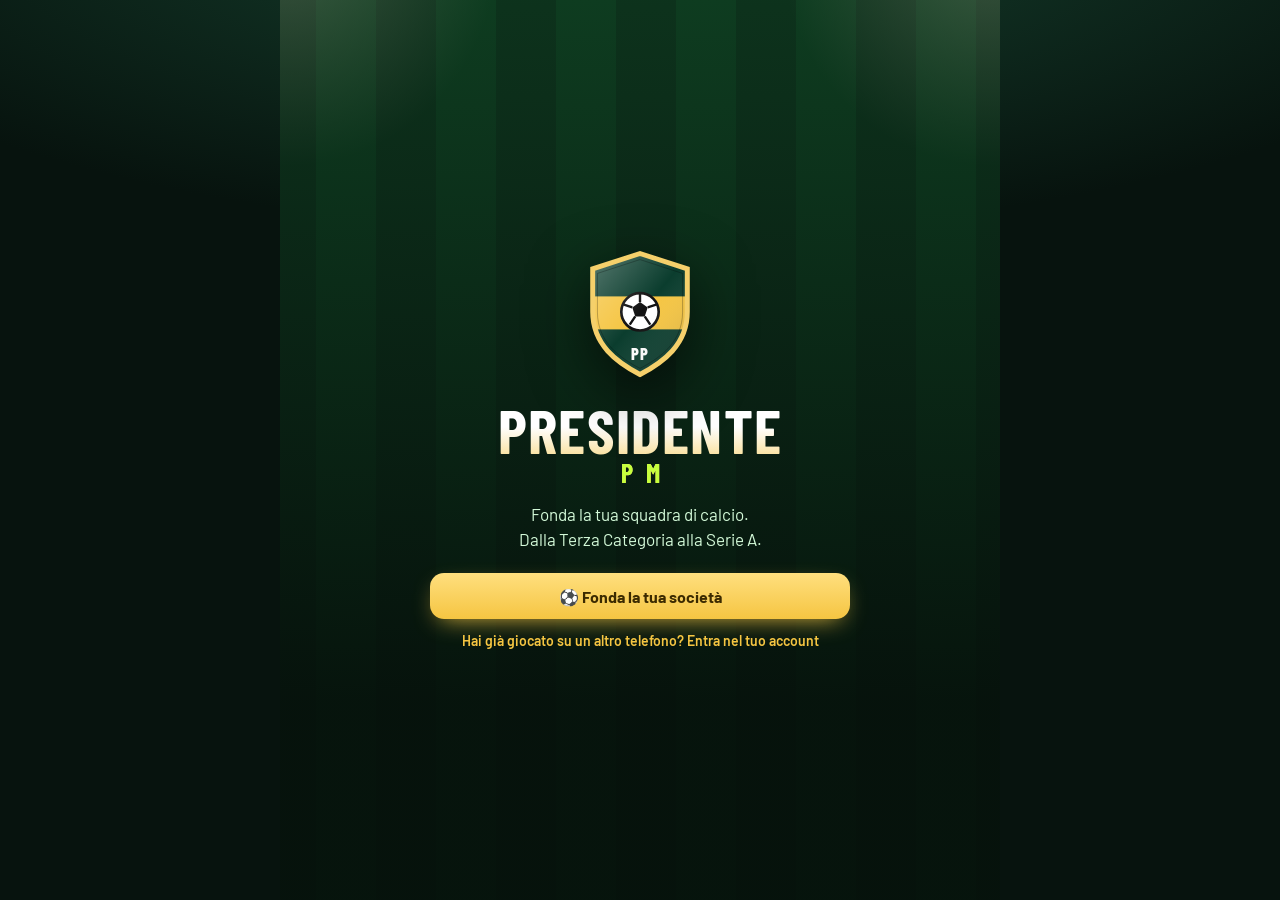
<file: presidente/app/index.html>
<!doctype html>
<html lang="it">
<head>
<meta charset="utf-8">
<meta name="viewport" content="width=device-width,initial-scale=1,viewport-fit=cover">
<meta name="theme-color" content="#07130e">
<meta name="description" content="Presidente PM: fonda la tua società di calcio e portala dalla Terza Categoria alla Serie A. Giocatori, staff, stadio e gironi online.">
<title>Presidente PM</title>
<link rel="manifest" href="manifest.webmanifest">
<link rel="icon" href="icon-192.png">
<link rel="apple-touch-icon" href="icon-180.png">
<meta name="apple-mobile-web-app-capable" content="yes">
<meta name="apple-mobile-web-app-status-bar-style" content="black-translucent">
<link rel="preconnect" href="https://fonts.googleapis.com">
<link rel="stylesheet" href="https://fonts.googleapis.com/css2?family=Barlow+Condensed:wght@600;700;800&family=Barlow:wght@400;500;600;700&display=swap">
<style>
/* Layout: barra in alto (stemma, soldi, menu) · schermata che scorre · barra in basso con 5 sezioni.
   La partita, i fogli e la fondazione si aprono sopra a tutto. */
:root{
  --fondo:#07130e;--fondo2:#0c1f17;--carta:#0f241b;--carta2:#143024;--linea:rgba(255,255,255,.09);
  --testo:#eef6f0;--tenue:#8fa89a;--verde:#3ddc84;--oro:#f5c542;--oro2:#ffdf7e;--rosso:#ff6b6b;--giallo:#ffd43b;--blu:#4dabf7;--lime:#c6ff3d;
  --f-tit:'Barlow Condensed','Arial Narrow',system-ui,sans-serif;--f:'Barlow',system-ui,-apple-system,'Segoe UI',sans-serif;
  --sx:max(14px,env(safe-area-inset-left,0px));--dx:max(14px,env(safe-area-inset-right,0px));
  color-scheme:dark}
*{box-sizing:border-box;-webkit-tap-highlight-color:transparent}
html,body{margin:0}
body{background:var(--fondo) radial-gradient(120% 60% at 50% -10%,#16422f 0%,var(--fondo) 60%) fixed;color:var(--testo);font:16px/1.45 var(--f);min-height:100vh;overscroll-behavior-y:none}
button{font:inherit;color:inherit;background:none;border:0;cursor:pointer;padding:0}
input{font:inherit}
h1,h2,h3{font-family:var(--f-tit);letter-spacing:.01em;margin:0 0 .4em;line-height:1.1}
h2{font-size:26px}h3{font-size:19px;font-weight:700}
p{margin:.3em 0}
.tenue{color:var(--tenue)}.verde{color:var(--verde)}.rosso{color:var(--rosso)}.giallo{color:var(--giallo)}.centro{text-align:center}
.nota{color:var(--tenue);font-size:13.5px;margin:.5em 0}
a{color:var(--oro)}
#app{max-width:720px;margin:0 auto;min-height:100vh}

/* barra in alto */
.top{position:sticky;top:0;z-index:20;display:flex;align-items:center;gap:10px;padding:calc(8px + env(safe-area-inset-top,0px)) var(--dx) 8px var(--sx);background:rgba(7,19,14,.82);backdrop-filter:blur(14px);-webkit-backdrop-filter:blur(14px);border-bottom:1px solid var(--linea)}
.club{display:flex;align-items:center;gap:9px;min-width:0;flex:1;text-align:left}
.club b{display:block;font:700 19px/1.05 var(--f-tit);white-space:nowrap;overflow:hidden;text-overflow:ellipsis}
.club small{display:block;font-size:12px;color:var(--tenue);white-space:nowrap}
.club small::before{content:'';display:inline-block;width:8px;height:8px;border-radius:2px;background:var(--c);margin-right:5px;vertical-align:0}
.club>span{min-width:0}
.online-dot{display:inline-block;width:7px;height:7px;border-radius:50%;background:var(--verde);box-shadow:0 0 8px var(--verde);vertical-align:1px}
.soldi{font:800 18px var(--f-tit);color:var(--oro);background:rgba(245,197,66,.1);border:1px solid rgba(245,197,66,.3);padding:4px 11px;border-radius:999px;white-space:nowrap}
.soldi.rosso{color:var(--rosso);border-color:rgba(255,107,107,.4);background:rgba(255,107,107,.1)}
.menu-btn{width:40px;height:40px;border-radius:12px;display:flex;flex-direction:column;align-items:center;justify-content:center;gap:4px;background:rgba(255,255,255,.05)}
.menu-btn span{display:block;width:18px;height:2px;border-radius:2px;background:var(--testo)}

.schermo{padding:14px var(--dx) calc(96px + env(safe-area-inset-bottom,0px)) var(--sx);display:flex;flex-direction:column;gap:14px}

/* barra in basso */
.barra{position:fixed;left:0;right:0;bottom:0;z-index:20;display:flex;justify-content:center;background:rgba(7,19,14,.9);backdrop-filter:blur(14px);-webkit-backdrop-filter:blur(14px);border-top:1px solid var(--linea);padding:6px var(--dx) calc(6px + env(safe-area-inset-bottom,0px)) var(--sx)}
.barra button{flex:1;max-width:130px;display:flex;flex-direction:column;align-items:center;gap:2px;padding:6px 0;color:var(--tenue);font-size:11.5px;font-weight:600;position:relative;border-radius:12px}
.barra svg{width:24px;height:24px;fill:currentColor}
.barra button.on{color:var(--lime)}
.barra button.on::before{content:'';position:absolute;top:-7px;width:28px;height:3px;border-radius:0 0 3px 3px;background:var(--lime);box-shadow:0 0 12px var(--lime)}
.pallino{position:absolute;top:4px;right:calc(50% - 18px);width:8px;height:8px;border-radius:50%;background:var(--oro)}

/* carte */
.carta{background:linear-gradient(180deg,var(--carta2),var(--carta));border:1px solid var(--linea);border-radius:20px;padding:16px;box-shadow:0 10px 30px -18px rgba(0,0,0,.8)}
.carta-tit{display:flex;align-items:baseline;justify-content:space-between;gap:10px;margin-bottom:6px}
.carta-tit h3{margin:0}
.carta.vuoto{text-align:center;display:flex;flex-direction:column;gap:10px;align-items:center}
.link{color:var(--oro);font-weight:600;font-size:14px}
.link.rosso{color:var(--rosso)}

/* bottoni */
.btn{display:inline-flex;align-items:center;justify-content:center;gap:8px;min-height:46px;padding:10px 18px;border-radius:14px;font-weight:700;background:var(--verde);color:#052e16;box-shadow:0 6px 18px -8px var(--verde);transition:transform .12s}
.btn:active{transform:scale(.97)}
.btn.oro{background:linear-gradient(180deg,var(--oro2),var(--oro));color:#3b2a00;box-shadow:0 8px 24px -10px var(--oro)}
.btn.sec{background:rgba(255,255,255,.08);color:var(--testo);box-shadow:none;border:1px solid var(--linea)}
.btn.rosso{background:var(--rosso);color:#3a0000;box-shadow:none}
.btn.mini{min-height:36px;padding:6px 12px;font-size:14px;border-radius:11px;white-space:nowrap}
.btn.largo{width:100%}
.btn:disabled{opacity:.38;box-shadow:none}
.riga-btn{display:flex;gap:10px;flex-wrap:wrap;margin-top:12px}
.riga-btn .btn{flex:1}

/* prossima partita */
.hero-match{position:relative;border-radius:24px;padding:16px;overflow:hidden;border:1px solid rgba(198,255,61,.18);
  background:radial-gradient(90% 70% at 50% 0%,rgba(198,255,61,.16),transparent 70%),repeating-linear-gradient(90deg,#14532d 0 34px,#166534 34px 68px);box-shadow:0 20px 40px -22px #000, inset 0 0 80px rgba(0,0,0,.45)}
.hero-match::before{content:'';position:absolute;inset:0;background:linear-gradient(180deg,rgba(7,19,14,.25),rgba(7,19,14,.75));pointer-events:none}
.hero-match>*{position:relative}
.hm-top{display:flex;justify-content:space-between;font-size:12.5px;color:#d3f9d8;font-weight:600;letter-spacing:.03em;text-transform:uppercase}
.hm-squadre{display:grid;grid-template-columns:1fr auto 1fr;align-items:center;gap:6px;margin:14px 0 16px}
.hm-t{display:flex;flex-direction:column;align-items:center;text-align:center;gap:6px;min-width:0}
.hm-t .stemma{filter:drop-shadow(0 8px 12px rgba(0,0,0,.55))}
.hm-t b{font:800 20px/1.05 var(--f-tit);max-width:100%;overflow-wrap:anywhere}
.hm-t small{color:#c3e6cb;font-size:12.5px}
.hm-vs{text-align:center}
.hm-vs b{display:block;font:800 30px var(--f-tit);color:var(--lime);text-shadow:0 0 18px rgba(198,255,61,.6)}
.hm-vs small{font-size:12px;color:#d3f9d8;white-space:nowrap}
.btn-gioca{width:100%;min-height:60px;border-radius:18px;font:800 22px var(--f-tit);letter-spacing:.06em;color:#0b2a05;background:linear-gradient(180deg,#e2ff8a,var(--lime));box-shadow:0 0 0 0 rgba(198,255,61,.6),0 12px 28px -10px var(--lime);animation:pulsa 2.2s infinite;display:flex;align-items:center;justify-content:center;gap:10px}
.btn-gioca span{display:inline-grid;place-items:center;width:32px;height:32px;border-radius:50%;background:#0b2a05;color:var(--lime);font-size:15px}
.btn-gioca.occupato{opacity:.6;animation:none}
@keyframes pulsa{0%{box-shadow:0 0 0 0 rgba(198,255,61,.55),0 12px 28px -10px var(--lime)}70%{box-shadow:0 0 0 14px rgba(198,255,61,0),0 12px 28px -10px var(--lime)}100%{box-shadow:0 0 0 0 rgba(198,255,61,0),0 12px 28px -10px var(--lime)}}
.problemi{display:flex;flex-direction:column;gap:8px}
.problema{display:flex;justify-content:space-between;align-items:center;text-align:left;background:rgba(0,0,0,.45);border:1px solid rgba(255,212,59,.35);color:#fff3bf;padding:12px 14px;border-radius:14px;font-weight:600}
.problema span{font-size:22px;color:var(--giallo)}
.attesa{background:rgba(0,0,0,.45);border-radius:16px;padding:14px;text-align:center;display:flex;flex-direction:column;gap:6px;align-items:center}
.spin{width:30px;height:30px;border-radius:50%;border:3px solid rgba(255,255,255,.2);border-top-color:var(--lime);animation:gira 1s linear infinite}
@keyframes gira{to{transform:rotate(360deg)}}
.hero-match .nota{color:#c3e6cb;text-align:center}

/* per iniziare */
.todo{display:flex;flex-direction:column;gap:6px}
.todo-r{display:flex;align-items:center;gap:10px;text-align:left;padding:9px 4px;border-bottom:1px solid var(--linea);font-weight:600}
.todo-r i{width:24px;height:24px;border-radius:50%;border:2px solid var(--tenue);display:grid;place-items:center;font-style:normal;font-size:13px;flex:none}
.todo-r.ok{color:var(--tenue);text-decoration:line-through}
.todo-r.ok i{background:var(--verde);border-color:var(--verde);color:#052e16}
.todo .btn{margin-top:8px}

/* tessere */
.tessere{display:grid;grid-template-columns:repeat(4,1fr);gap:10px}
@media (max-width:520px){.tessere{grid-template-columns:repeat(2,1fr)}}
.tessera{background:linear-gradient(180deg,var(--carta2),var(--carta));border:1px solid var(--linea);border-radius:18px;padding:12px 8px;display:flex;flex-direction:column;align-items:center;text-align:center;gap:2px}
.tessera span{font-weight:700;font-size:13.5px}
.tessera small{color:var(--tenue);font-size:11.5px}
.anello{--p:.5;width:62px;height:62px;border-radius:50%;display:grid;place-items:center;background:conic-gradient(var(--lime) calc(var(--p)*360deg),rgba(255,255,255,.08) 0);margin-bottom:4px;position:relative}
.anello::before{content:'';position:absolute;inset:6px;border-radius:50%;background:var(--carta)}
.anello.morale{background:conic-gradient(var(--oro) calc(var(--p)*360deg),rgba(255,255,255,.08) 0)}
.anello b{position:relative;font:800 24px var(--f-tit)}
.numero{font:800 34px/62px var(--f-tit);height:66px;color:var(--testo)}

/* classifica */
.tab{width:100%;border-collapse:collapse;font-size:14px;margin-top:6px}
.tab th{font:700 12px var(--f);color:var(--tenue);text-transform:uppercase;letter-spacing:.04em;padding:6px 4px;text-align:center}
.tab td{padding:6px 4px;text-align:center;border-top:1px solid var(--linea)}
.tab .sx{text-align:left}
.tab tr.io td{background:rgba(198,255,61,.1)}
.tab tr.io td:first-child{box-shadow:inset 3px 0 var(--lime)}
.pos{display:inline-grid;place-items:center;width:24px;height:24px;border-radius:7px;font:700 14px var(--f-tit);background:rgba(255,255,255,.06)}
tr.promo .pos{background:var(--verde);color:#052e16}
tr.retro .pos{background:var(--rosso);color:#3a0000}
.sq{display:flex;align-items:center;gap:7px;min-width:0}
.sq>span:not(.tag){overflow:hidden;text-overflow:ellipsis;white-space:nowrap;max-width:44vw;font-weight:600}
.tab.mini .sq>span:not(.tag){max-width:52vw}
.sq .stemma{flex:none}
.tag{font-size:11px;flex:none}
.tag.tu{background:var(--lime);color:#0b2a05;font-weight:800;padding:1px 6px;border-radius:6px;font-size:10.5px}
.tag.bot{opacity:.6}
.forma{display:inline-flex;gap:2px}
.forma i{font:700 10px/16px var(--f);width:16px;height:16px;border-radius:4px;font-style:normal;color:#06110c}
.forma .V{background:var(--verde)}.forma .N{background:#adb5bd}.forma .P{background:var(--rosso)}
@media (max-width:560px){.tab:not(.mini) th:nth-child(4),.tab:not(.mini) td:nth-child(4),.tab:not(.mini) th:nth-child(5),.tab:not(.mini) td:nth-child(5),.tab:not(.mini) th:nth-child(6),.tab:not(.mini) td:nth-child(6),.tab:not(.mini) th:last-child,.tab:not(.mini) td:last-child{display:none}}
.legenda{display:flex;gap:12px;flex-wrap:wrap;font-size:12.5px;color:var(--tenue)}
.legenda .q{display:inline-block;width:10px;height:10px;border-radius:3px;margin-right:4px}
.q.promo{background:var(--verde)}.q.retro{background:var(--rosso)}
.tabs{display:flex;gap:6px;background:rgba(255,255,255,.05);border:1px solid var(--linea);padding:4px;border-radius:14px}
.tabs button{flex:1;padding:9px 6px;border-radius:10px;font-weight:700;color:var(--tenue)}
.tabs button.on{background:var(--carta2);color:var(--testo);box-shadow:0 2px 10px rgba(0,0,0,.4)}
.cal{display:flex;flex-direction:column}
.cal-r{display:flex;align-items:center;gap:9px;padding:8px 4px;border-top:1px solid var(--linea)}
.cal-r.ora{background:rgba(198,255,61,.08);border-radius:10px}
.cal-r .g{width:24px;color:var(--tenue);font:700 15px var(--f-tit)}
.cal-r .nm{flex:1;min-width:0;overflow:hidden;text-overflow:ellipsis;white-space:nowrap}
.es{font:800 16px var(--f-tit);padding:2px 8px;border-radius:8px}
.es.V{background:rgba(61,220,132,.2);color:var(--verde)}.es.N{background:rgba(255,255,255,.1)}.es.P{background:rgba(255,107,107,.18);color:var(--rosso)}
.es.prossima{font-size:12px;background:var(--lime);color:#0b2a05}
.scala{display:flex;flex-direction:column;align-items:center;gap:5px;margin-top:10px}
.gradino{width:var(--w);display:flex;justify-content:space-between;align-items:center;padding:8px 12px;border-radius:10px;background:linear-gradient(90deg,var(--c),color-mix(in srgb,var(--c) 55%,#000));font:700 16px var(--f-tit);opacity:.55}
.gradino span{display:flex;align-items:center;gap:6px}
.gradino.fatto{opacity:.8}
.gradino.qui{opacity:1;outline:2px solid var(--lime);box-shadow:0 0 20px rgba(198,255,61,.4);transform:scale(1.04)}
.storia{display:flex;flex-direction:column}
.st-r{display:grid;grid-template-columns:auto 1fr auto;gap:2px 10px;padding:9px 0;border-top:1px solid var(--linea)}
.st-r .tenue{grid-column:1/4;font-size:13px}
.pos-b{font:800 20px var(--f-tit);color:var(--oro)}
.trofei{display:grid;grid-template-columns:repeat(auto-fill,minmax(120px,1fr));gap:10px;margin-top:12px}
.trofeo{background:radial-gradient(circle at 50% 20%,rgba(245,197,66,.25),transparent 70%),var(--carta);border:1px solid rgba(245,197,66,.35);border-radius:16px;padding:12px;text-align:center;display:flex;flex-direction:column}
.trofeo span{font-size:38px}.trofeo b{font:700 15px var(--f-tit)}.trofeo small{color:var(--tenue)}

/* risultati */
.risultato{display:grid;grid-template-columns:1fr auto 1fr;align-items:center;gap:8px;text-align:center;padding:6px 0}
.risultato>div{display:flex;flex-direction:column;align-items:center;gap:4px;font-weight:600;font-size:14px;min-width:0}
.risultato>div span{overflow-wrap:anywhere}
.risultato>b{font:800 34px var(--f-tit);padding:2px 14px;border-radius:12px;background:rgba(255,255,255,.07)}
.risultato.V>b{color:var(--verde)}.risultato.P>b{color:var(--rosso)}
.marc{font-size:13.5px;color:var(--tenue);text-align:center}
.notizie{display:flex;flex-direction:column}
.notizia{display:flex;gap:10px;padding:9px 0;border-top:1px solid var(--linea);font-size:14.5px}
.notizia:first-child{border-top:0}
.notizia i{font-style:normal;font-size:20px;flex:none;width:28px;text-align:center}
.graf{width:100%;height:70px;display:block}
.graf-leg{display:flex;justify-content:space-between;font-size:12px;color:var(--tenue)}

/* squadra */
.chips{display:flex;gap:6px;overflow-x:auto;padding:4px 0 8px;scrollbar-width:none}
.chips::-webkit-scrollbar{display:none}
.chip{flex:none;padding:7px 13px;border-radius:999px;border:1px solid var(--linea);background:rgba(255,255,255,.04);font-weight:700;font-size:14px;color:var(--tenue)}
.chip.on{background:var(--lime);color:#0b2a05;border-color:var(--lime)}
.forza-b{font-size:14px;color:var(--tenue)}
.forza-b b{font:800 22px var(--f-tit);color:var(--lime);margin-left:4px}
.campo-tat{position:relative;aspect-ratio:3/3.6;max-height:470px;margin:6px auto;width:100%;border-radius:16px;overflow:hidden;
  background:linear-gradient(rgba(255,255,255,.75),rgba(255,255,255,.75)) 50% 50%/100% 2px no-repeat,radial-gradient(circle at 50% 50%,transparent 15%,rgba(255,255,255,.75) 15.4%,transparent 16%),repeating-linear-gradient(180deg,#2f9e44 0 9%,#37b24d 9% 18%);box-shadow:inset 0 0 0 3px rgba(255,255,255,.7),inset 0 0 60px rgba(0,0,0,.35)}
.campo-tat::before,.campo-tat::after{content:'';position:absolute;left:28%;right:28%;height:13%;border:2px solid rgba(255,255,255,.75)}
.campo-tat::before{top:-2px}.campo-tat::after{bottom:-2px}
.pt{position:absolute;transform:translate(-50%,-50%);display:flex;flex-direction:column;align-items:center;gap:1px;width:76px;z-index:1}
.pt small{font-size:11.5px;font-weight:700;background:rgba(0,0,0,.6);padding:0 6px;border-radius:6px;max-width:76px;overflow:hidden;text-overflow:ellipsis;white-space:nowrap}
.pt em{position:absolute;top:-4px;right:12px;font:800 11px/18px var(--f-tit);font-style:normal;min-width:20px;height:18px;border-radius:9px;padding:0 4px}
.pt.fuori .maglia{outline:2px dashed var(--giallo);outline-offset:2px}
.maglia{display:grid;place-items:center;width:38px;height:38px;border-radius:12px 12px 14px 14px;background:linear-gradient(90deg,var(--c1) 0 50%,color-mix(in srgb,var(--c1) 80%,#000) 50%);border:2.5px solid var(--c2);font:800 16px var(--f-tit);color:#fff;text-shadow:0 1px 2px #000;box-shadow:0 5px 10px rgba(0,0,0,.45)}
.maglia.big{width:64px;height:64px;font-size:26px;border-radius:18px}
.seg{display:flex;background:rgba(255,255,255,.05);border:1px solid var(--linea);border-radius:14px;padding:4px;gap:4px;margin-top:8px}
.seg button{flex:1;padding:9px 4px;border-radius:10px;font-weight:700;font-size:14px;color:var(--tenue)}
.seg button.on{background:var(--carta2);color:var(--testo);box-shadow:0 2px 10px rgba(0,0,0,.4)}
.gioc{display:flex;align-items:center;gap:11px;width:100%;text-align:left;padding:9px 2px;border-top:1px solid var(--linea)}
.carta h3+.gioc{border-top:0}
.num{flex:none;width:36px;height:36px;border-radius:10px;display:grid;place-items:center;font:800 16px var(--f-tit);background:#334155}
.num.rP{background:#b08900;color:#fff}.num.rD{background:#1c64b8}.num.rC{background:#2b8a3e}.num.rA{background:#c92a2a}
.info{flex:1;min-width:0;display:flex;flex-direction:column}
.info b{white-space:nowrap;overflow:hidden;text-overflow:ellipsis;font-weight:700}
.info small{color:var(--tenue);font-size:12.5px}
.info small em{color:var(--lime);font-style:normal}
.barra-forma{height:4px;border-radius:2px;background:rgba(255,255,255,.08);margin-top:4px;max-width:140px;overflow:hidden}
.barra-forma i{display:block;height:100%;background:linear-gradient(90deg,var(--rosso),var(--giallo),var(--verde));background-size:140px 100%}
.inf{font-size:13px;color:var(--rosso);font-weight:700}
.val{flex:none;font:800 17px/34px var(--f-tit);min-width:40px;height:34px;text-align:center;border-radius:10px;padding:0 4px}
.v1,.pt em.v1{background:#495057;color:#fff}.v2,.pt em.v2{background:#e67700;color:#fff}.v3,.pt em.v3{background:#f5c542;color:#2b1d00}.v4,.pt em.v4{background:#3ddc84;color:#052e16}.v5,.pt em.v5{background:linear-gradient(135deg,#c6ff3d,#3ddc84);color:#052e16;box-shadow:0 0 12px rgba(198,255,61,.5)}
.scheda-g{display:flex;align-items:center;gap:14px;margin-bottom:10px}
.scheda-g>div{flex:1}
.scheda-g h2{margin:0}
.dati-g{display:grid;grid-template-columns:repeat(3,1fr);gap:8px;margin:12px 0}
.dati-g>div{background:rgba(255,255,255,.05);border-radius:14px;padding:10px;text-align:center;display:flex;flex-direction:column}
.dati-g small{color:var(--tenue);font-size:12px}
.dati-g b{font:800 22px var(--f-tit)}
.avviso-in{background:rgba(255,107,107,.12);border:1px solid rgba(255,107,107,.3);padding:10px;border-radius:12px}
.lista-scelta{max-height:60vh;overflow:auto}

/* mercato */
.merc-r{display:flex;align-items:center;gap:8px;border-top:1px solid var(--linea)}
.merc-r .gioc{border:0;flex:1;min-width:0}
.btn.largo+.merc{margin-top:10px}
.staff-c{display:flex;align-items:center;gap:8px;flex-wrap:wrap;background:rgba(198,255,61,.07);border:1px solid rgba(198,255,61,.2);border-radius:12px;padding:10px 12px;margin:6px 0}
.staff-c.vuoto{color:var(--tenue);background:rgba(255,255,255,.03);border-color:var(--linea)}
.staff-c small{color:var(--tenue);flex:1}
.obbl{font:700 11px var(--f);background:var(--giallo);color:#3b2a00;padding:2px 7px;border-radius:6px;vertical-align:3px}
.stelle{color:var(--oro);letter-spacing:1px;font-size:14px}
.stelle i{color:rgba(255,255,255,.15);font-style:normal}
.cand{display:flex;flex-direction:column}
.cand-r{display:flex;align-items:center;justify-content:space-between;gap:10px;padding:8px 0;border-top:1px solid var(--linea)}
.cand-r>span{display:flex;flex-direction:column;min-width:0}
.cand-r b{font-weight:600;font-size:14.5px}
.cand-r small{color:var(--tenue);font-size:12.5px}

/* stadio */
.stadio-c{padding:10px}
.stadio-wrap{position:relative;border-radius:14px;overflow:hidden;background:#1f3b2b}
.stadio-svg{display:block;width:100%;height:auto}
.stadio-nome{position:absolute;left:10px;top:8px;font:800 16px var(--f-tit);background:rgba(0,0,0,.55);padding:2px 10px;border-radius:8px;letter-spacing:.04em;text-transform:uppercase}
.stadio-dati{display:grid;grid-template-columns:repeat(3,1fr);gap:8px;margin:10px 0}
.stadio-dati>div{background:rgba(255,255,255,.05);border-radius:12px;padding:8px;text-align:center;display:flex;flex-direction:column}
.stadio-dati small{color:var(--tenue);font-size:12px}
.stadio-dati b{font:800 20px var(--f-tit)}
.usura{padding:4px 6px}
.usura-t{display:flex;justify-content:space-between;font-weight:600}
.usura-t b{font:800 20px var(--f-tit)}
.barra-u{height:10px;border-radius:5px;background:rgba(255,255,255,.08);overflow:hidden;margin:4px 0 10px}
.barra-u i{display:block;height:100%;border-radius:5px;background:var(--verde)}.barra-u i.giallo{background:var(--giallo)}.barra-u i.rosso{background:var(--rosso)}
.usura .btn{width:100%}
.mig-top{display:flex;align-items:center;gap:12px}
.mig-top>div{flex:1;min-width:0}
.mig-top h3{margin:0}
.mig-top p{color:var(--tenue);font-size:13.5px;margin:0}
.mig-ico{font-size:28px;width:48px;height:48px;border-radius:14px;display:grid;place-items:center;background:rgba(255,255,255,.06);flex:none}
.livelli{display:flex;gap:3px;flex-wrap:wrap;max-width:90px;justify-content:flex-end}
.livelli i{width:9px;height:9px;border-radius:3px;background:rgba(255,255,255,.12)}
.livelli i.on{background:var(--lime);box-shadow:0 0 6px rgba(198,255,61,.6)}
.livelli i.lavori{background:var(--oro);animation:lamp 1s infinite alternate}
@keyframes lamp{to{opacity:.3}}
.mig-btn{width:100%;justify-content:space-between;text-align:left;font-size:14.5px}
.mig-btn b{white-space:nowrap}
.lavori-b{background:rgba(245,197,66,.1);border:1px dashed rgba(245,197,66,.5);color:var(--oro2);padding:10px 12px;border-radius:12px;font-weight:600;font-size:14px}
.lavori-b.max{border-style:solid;text-align:center}

/* fogli */
.velo{position:fixed;inset:0;z-index:50;background:rgba(0,0,0,.55);display:flex;align-items:flex-end;justify-content:center;opacity:0;transition:opacity .2s}
.velo.su{opacity:1}
.foglio{position:relative;width:100%;max-width:640px;max-height:92vh;overflow:auto;background:linear-gradient(180deg,#163527,#0c1f17 40%);border:1px solid var(--linea);border-bottom:0;border-radius:26px 26px 0 0;padding:22px var(--dx) calc(22px + env(safe-area-inset-bottom,0px)) var(--sx);transform:translateY(30px);transition:transform .25s cubic-bezier(.2,.9,.3,1.2)}
.velo.su .foglio{transform:none}
.foglio .x{position:absolute;right:12px;top:12px;width:36px;height:36px;border-radius:50%;background:rgba(255,255,255,.08);font-size:16px;z-index:2}
.foglio h3{margin-top:16px}
.stat-p{background:rgba(255,255,255,.05);border-radius:14px;padding:10px 14px;margin:10px 0}
.stat-p>div{display:flex;justify-content:space-between;align-items:center;font:800 18px var(--f-tit)}
.stat-p small{font:600 12.5px var(--f);color:var(--tenue)}
.barra2{height:6px;border-radius:3px;background:rgba(255,255,255,.15);overflow:hidden;margin:4px 0 8px}
.barra2 i{display:block;height:100%}
.bil>div{display:flex;justify-content:space-between;gap:10px;padding:6px 0;border-top:1px solid var(--linea);font-size:14.5px}
.bil .tot{font-weight:800;font-size:16px}
.altri>div{display:grid;grid-template-columns:1fr auto 1fr;gap:8px;padding:6px 0;border-top:1px solid var(--linea);font-size:13.5px;align-items:center}
.altri>div span:first-child{text-align:right}
.altri>div.io{color:var(--lime);font-weight:700}
.altri b{font-family:var(--f-tit);font-size:17px}
.fine-st{text-align:center;display:flex;flex-direction:column;align-items:center;gap:6px}
.fine-st .coppa{font-size:84px;line-height:1;filter:drop-shadow(0 10px 30px rgba(245,197,66,.6));animation:salto 1.4s ease-in-out infinite alternate}
@keyframes salto{to{transform:translateY(-8px) scale(1.05)}}
.fine-st h1{font-size:46px;margin:6px 0 0;background:linear-gradient(180deg,#fff,var(--oro));-webkit-background-clip:text;background-clip:text;color:transparent}
.fine-st.triste h1{background:linear-gradient(180deg,#fff,#91a7ff);-webkit-background-clip:text;background-clip:text}
.fine-st .dati-g{width:100%}
.menu-top{display:flex;align-items:center;gap:14px;margin-bottom:10px}
.menu-top h2{margin:0}
.menu-sez{border-top:1px solid var(--linea);padding:12px 0;display:flex;flex-direction:column}
.online-sez{background:radial-gradient(circle at 100% 0,rgba(77,171,247,.15),transparent 60%);border-radius:16px;padding:14px;border:1px solid rgba(77,171,247,.25);margin-bottom:10px}
.riga-menu{text-align:left;padding:13px 4px;font-weight:600;border-top:1px solid var(--linea)}
.riga-menu:first-child{border-top:0}
.riga-menu.rosso{color:var(--rosso)}
.guida p{margin:.6em 0}
.login-f{display:flex;flex-direction:column;gap:10px;margin-top:10px}
.login-f input,.fonda input{width:100%;padding:13px 14px;border-radius:12px;border:1px solid var(--linea);background:rgba(0,0,0,.35);color:var(--testo);font-size:16px}

/* avviso */
.avviso{position:fixed;left:50%;bottom:calc(92px + env(safe-area-inset-bottom,0px));transform:translate(-50%,20px);opacity:0;z-index:80;background:#f8f9fa;color:#111;padding:11px 18px;border-radius:14px;font-weight:700;box-shadow:0 12px 30px rgba(0,0,0,.5);transition:all .3s;max-width:calc(100% - 32px);text-align:center}
.avviso.su{opacity:1;transform:translate(-50%,0)}
.coriandoli{position:fixed;inset:0;width:100%;height:100%;pointer-events:none;z-index:90}

/* partita */
.match{position:fixed;inset:0;z-index:60;background:radial-gradient(100% 50% at 50% 0,#1b4d36,#050d09 70%);display:flex;flex-direction:column;padding:calc(10px + env(safe-area-inset-top,0px)) var(--dx) calc(10px + env(safe-area-inset-bottom,0px)) var(--sx);gap:10px;max-width:720px;margin:0 auto}
.sb{display:grid;grid-template-columns:1fr auto 1fr;align-items:center;gap:8px;background:linear-gradient(180deg,#0f172a,#020617);border:1px solid rgba(255,255,255,.12);border-radius:18px;padding:10px;box-shadow:0 10px 30px rgba(0,0,0,.6)}
.sbt{display:flex;flex-direction:column;align-items:center;gap:3px;text-align:center;min-width:0}
.sbt b{font:700 15px/1.05 var(--f-tit);overflow-wrap:anywhere}
.score{text-align:center}
.score>div{font:800 44px/1 var(--f-tit);display:flex;gap:6px;align-items:center;justify-content:center;min-width:110px}
.score i{font-style:normal;color:var(--tenue);font-size:30px}
.score small{display:inline-block;margin-top:4px;background:var(--lime);color:#0b2a05;font:800 14px var(--f-tit);padding:1px 10px;border-radius:6px}
.campo-wrap{position:relative;flex:0 0 auto;aspect-ratio:16/10;max-height:44vh;border-radius:14px;overflow:hidden;box-shadow:0 14px 30px rgba(0,0,0,.6)}
.campo-wrap canvas{width:100%;height:100%;display:block}
.golbig{position:absolute;inset:0;display:grid;place-items:center;font:800 min(26vw,150px) var(--f-tit);color:#fff;-webkit-text-stroke:4px var(--c,#000);text-shadow:0 0 30px var(--c,#000),0 8px 0 rgba(0,0,0,.4);opacity:0;pointer-events:none;letter-spacing:.04em}
.golbig.via{animation:gol 1.9s ease-out}
@keyframes gol{0%{opacity:0;transform:scale(.3) rotate(-8deg)}15%{opacity:1;transform:scale(1.15) rotate(2deg)}25%{transform:scale(1)}80%{opacity:1}100%{opacity:0;transform:scale(1.3)}}
.spett{text-align:center;font-size:13px;color:var(--tenue)}
.cronaca{flex:1;min-height:0;overflow:auto;display:flex;flex-direction:column;gap:6px;mask-image:linear-gradient(180deg,#000 75%,transparent)}
.cr{display:flex;gap:10px;align-items:flex-start;background:rgba(255,255,255,.04);border-radius:12px;padding:8px 10px;font-size:14.5px;animation:entra .35s ease-out}
@keyframes entra{from{opacity:0;transform:translateY(-8px)}}
.cr span{font:800 15px var(--f-tit);color:var(--tenue);min-width:30px}
.cr p{margin:0}
.cr.gol{background:linear-gradient(90deg,rgba(255,107,107,.25),rgba(255,107,107,.05));font-weight:700}
.cr.gol.mio{background:linear-gradient(90deg,rgba(198,255,61,.3),rgba(198,255,61,.05))}
.cr.fine,.cr.inizio,.cr.int{background:rgba(77,171,247,.12)}
.mctrl{display:flex;align-items:center;gap:6px;flex-wrap:wrap}
.mctrl>span{color:var(--tenue);font-size:13px;margin-right:2px}
.mctrl [data-vel]{padding:8px 13px;border-radius:10px;background:rgba(255,255,255,.07);font-weight:800}
.mctrl [data-vel].on{background:var(--lime);color:#0b2a05}
.salta{margin-left:auto;padding:9px 15px;border-radius:12px;background:rgba(255,255,255,.12);font-weight:700}

/* intro e fondazione */
.intro{min-height:100vh;position:relative;display:grid;place-items:center;overflow:hidden;padding:30px 20px}
.intro-luci{position:absolute;inset:-20%;background:radial-gradient(30% 25% at 15% 10%,rgba(255,249,219,.35),transparent 70%),radial-gradient(30% 25% at 85% 10%,rgba(255,249,219,.35),transparent 70%),repeating-linear-gradient(90deg,#14532d 0 60px,#166534 60px 120px);animation:luci 6s ease-in-out infinite alternate}
.intro-luci::after{content:'';position:absolute;inset:0;background:linear-gradient(180deg,rgba(5,13,9,.35),rgba(5,13,9,.92) 70%)}
@keyframes luci{to{transform:scale(1.06) translateY(-10px)}}
.intro-c{position:relative;display:flex;flex-direction:column;align-items:center;gap:12px;text-align:center;max-width:420px;width:100%}
.intro-logo{animation:entraLogo 1s cubic-bezier(.2,.9,.3,1.3) both;filter:drop-shadow(0 18px 30px rgba(0,0,0,.6))}
@keyframes entraLogo{from{opacity:0;transform:scale(.4) rotate(-20deg)}}
.intro h1{font-size:62px;line-height:.9;margin:4px 0 0;letter-spacing:.02em;background:linear-gradient(180deg,#fff 30%,var(--oro));-webkit-background-clip:text;background-clip:text;color:transparent}
.intro h1 span{display:block;font-size:26px;letter-spacing:.5em;-webkit-text-fill-color:var(--lime);margin-top:4px;padding-left:.5em}
.intro p{color:#d3f9d8;font-size:17px;margin-bottom:10px}
.fonda{padding:calc(20px + env(safe-area-inset-top,0px)) var(--dx) 40px var(--sx);display:flex;flex-direction:column;gap:14px;max-width:560px;margin:0 auto}
.fonda h1{font-size:34px;text-align:center}
.anteprima{display:flex;flex-direction:column;align-items:center;gap:8px;padding:16px;border-radius:22px;background:radial-gradient(circle at 50% 30%,rgba(245,197,66,.18),transparent 70%),var(--carta)}
.anteprima b{font:800 24px var(--f-tit);text-align:center}
.fonda label{display:flex;flex-direction:column;gap:6px;font-weight:600;font-size:14px;color:var(--tenue)}
.scelta>span{display:block;font-weight:600;font-size:14px;color:var(--tenue);margin-bottom:6px}
.colori{display:flex;flex-wrap:wrap;gap:7px}
.col{width:34px;height:34px;border-radius:50%;background:var(--c);border:2px solid rgba(255,255,255,.25)}
.col.on{outline:3px solid var(--lime);outline-offset:2px}
.opz{display:flex;flex-wrap:wrap;gap:8px}
.opz button{padding:6px;border-radius:12px;background:rgba(255,255,255,.05);border:2px solid transparent}
.opz button.on{border-color:var(--lime);background:rgba(198,255,61,.1)}
</style>
</head>
<body>
<div id="app"></div>
<noscript>Per giocare a Presidente PM serve JavaScript attivo.</noscript>
<script src="js/motore.js"></script>
<script src="js/grafica.js"></script>
<script src="js/gioco.js"></script>
</body>
</html>
</file>
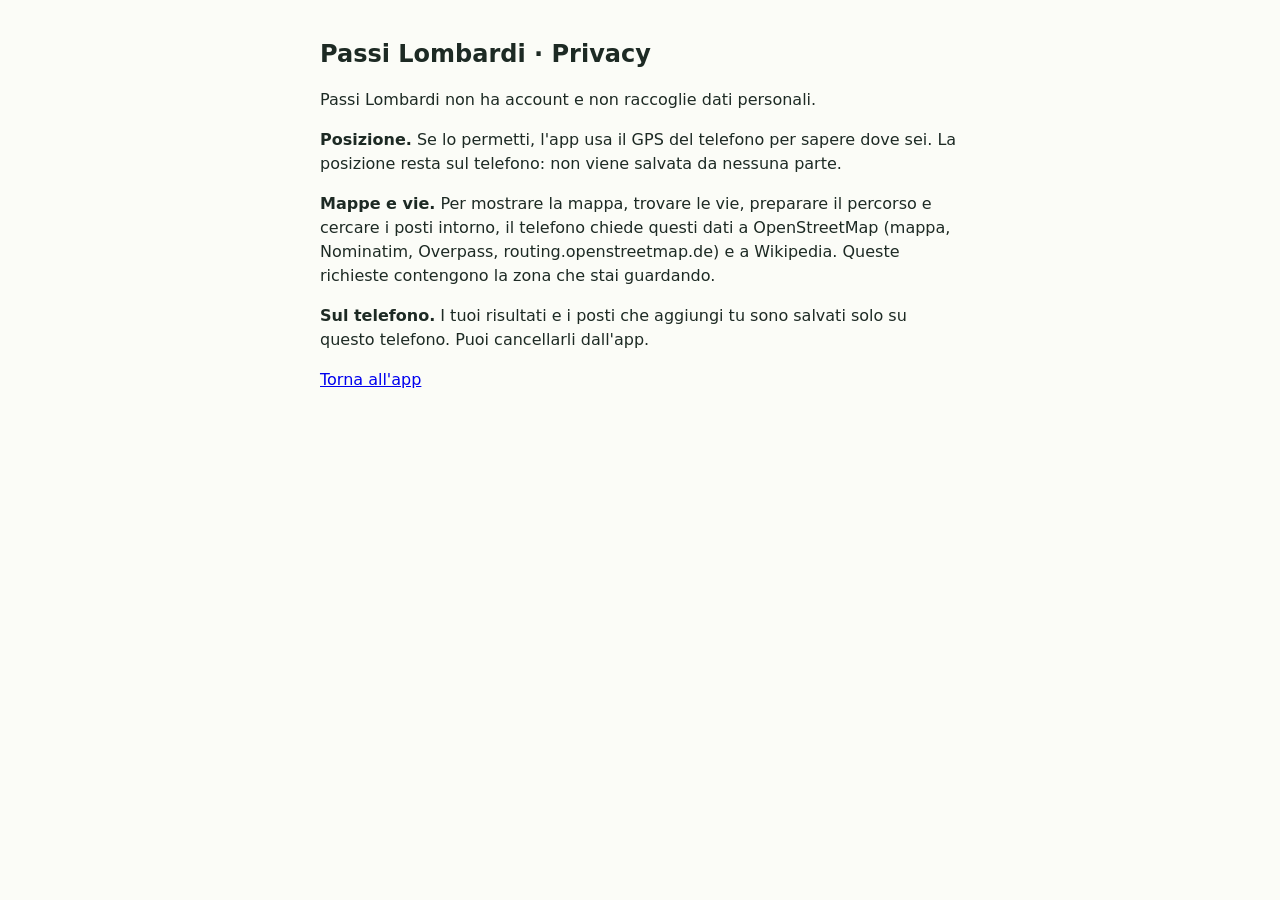
<file: privacy.html>
<!doctype html><html lang="it"><head><meta charset="utf-8"><meta name="viewport" content="width=device-width,initial-scale=1"><title>Passi Lombardi · Privacy</title>
<style>body{font:16px/1.5 system-ui,sans-serif;max-width:640px;margin:0 auto;padding:20px 16px;color:#1d2a24;background:#fbfcf7}h1{font-size:24px}@media (prefers-color-scheme:dark){body{background:#151d19;color:#e7eee9}}</style></head><body>
<h1>Passi Lombardi · Privacy</h1>
<p>Passi Lombardi non ha account e non raccoglie dati personali.</p>
<p><b>Posizione.</b> Se lo permetti, l'app usa il GPS del telefono per sapere dove sei. La posizione resta sul telefono: non viene salvata da nessuna parte.</p>
<p><b>Mappe e vie.</b> Per mostrare la mappa, trovare le vie, preparare il percorso e cercare i posti intorno, il telefono chiede questi dati a OpenStreetMap (mappa, Nominatim, Overpass, routing.openstreetmap.de) e a Wikipedia. Queste richieste contengono la zona che stai guardando.</p>
<p><b>Sul telefono.</b> I tuoi risultati e i posti che aggiungi tu sono salvati solo su questo telefono. Puoi cancellarli dall'app.</p>
<p><a href="./">Torna all'app</a></p></body></html>
</file>
<file: home3d/css/style.css>
/* HOME 3D DESIGN - stile dell'interfaccia */
:root{
  --bg:#f2f3f7; --panel:#ffffff; --panel-2:#f6f7fb; --ink:#171a24; --muted:#5d6475; --line:#e1e4ec;
  --accent:#2f6df6; --accent-ink:#ffffff; --accent-soft:#e6eeff; --warn:#e5484d; --ok:#1f9a5b; --gold:#f5b301;
  --shade:rgba(20,30,60,.14); --glass:rgba(255,255,255,.86);
  --display:"Manrope","Segoe UI",system-ui,sans-serif; --body:"Inter","Segoe UI",system-ui,-apple-system,sans-serif;
  --top:56px;
}
@media (prefers-color-scheme: dark){:root:not([data-theme="light"]){
  --bg:#0f1218; --panel:#181c25; --panel-2:#1f2430; --ink:#eef1f7; --muted:#9aa3b5; --line:#2b3240;
  --accent:#6b9bff; --accent-ink:#0b1020; --accent-soft:#1d2a46; --warn:#ff6b70; --ok:#3cc47e; --shade:rgba(0,0,0,.5); --glass:rgba(24,28,37,.88); color-scheme:dark}}
:root[data-theme="dark"]{
  --bg:#0f1218; --panel:#181c25; --panel-2:#1f2430; --ink:#eef1f7; --muted:#9aa3b5; --line:#2b3240;
  --accent:#6b9bff; --accent-ink:#0b1020; --accent-soft:#1d2a46; --warn:#ff6b70; --ok:#3cc47e; --shade:rgba(0,0,0,.5); --glass:rgba(24,28,37,.88); color-scheme:dark}

*{box-sizing:border-box}
[hidden]{display:none!important}
html,body{margin:0;height:100%}
body{background:var(--bg);color:var(--ink);font-family:var(--body);font-size:15px;line-height:1.45;-webkit-tap-highlight-color:transparent;overscroll-behavior:none}
button,input,select{font:inherit;color:inherit}
button{cursor:pointer}
button:focus-visible,input:focus-visible,select:focus-visible{outline:3px solid var(--accent);outline-offset:2px}
.btn{display:inline-flex;align-items:center;justify-content:center;gap:6px;min-height:42px;padding:0 14px;border-radius:12px;border:1px solid var(--line);background:var(--panel);font-weight:700;font-size:14px;white-space:nowrap}
.btn.main{background:var(--accent);border-color:var(--accent);color:var(--accent-ink)}
.btn.danger{background:var(--warn);border-color:var(--warn);color:#fff}
.btn.ghost{background:transparent;border-color:transparent}
.btn:disabled{opacity:.4;cursor:not-allowed}
.btn.icon{width:42px;padding:0;font-size:18px}
.btn[aria-pressed="true"]{background:var(--accent-soft);border-color:var(--accent);color:var(--accent)}

/* ---------- HOME ---------- */
#home{min-height:100%;padding:max(18px,env(safe-area-inset-top)) max(16px,env(safe-area-inset-right)) 40px max(16px,env(safe-area-inset-left))}
.hwrap{max-width:1180px;margin:0 auto;display:flex;flex-direction:column;gap:20px}
.brand{display:flex;align-items:center;gap:12px}
.brand svg{width:48px;height:48px;flex:none}
.brand h1{font-family:var(--display);font-size:24px;letter-spacing:.06em;margin:0;line-height:1;font-weight:800}
.brand small{color:var(--muted);font-weight:600;display:block;margin-top:3px}
.hero{border-radius:22px;overflow:hidden;position:relative;min-height:190px;background:#1b2333;color:#fff;display:flex;align-items:flex-end}
.hero canvas,.hero img{position:absolute;inset:0;width:100%;height:100%;object-fit:cover}
.hero .in{position:relative;padding:20px;background:linear-gradient(transparent,rgba(0,0,0,.6));width:100%}
.hero h2{font-family:var(--display);font-size:clamp(22px,4vw,32px);margin:0 0 6px;line-height:1.1}
.hero p{margin:0 0 12px;opacity:.9;max-width:52ch}
.tiles{display:grid;grid-template-columns:repeat(auto-fill,minmax(150px,1fr));gap:10px}
.tile{background:var(--panel);border:1px solid var(--line);border-radius:16px;padding:14px;display:flex;flex-direction:column;gap:6px;text-align:left;box-shadow:0 2px 8px var(--shade);min-height:96px}
.tile .ic{font-size:26px;line-height:1}
.tile b{font-size:15px}
.tile span{color:var(--muted);font-size:12.5px}
.tile[aria-pressed="true"]{border-color:var(--accent);box-shadow:0 0 0 2px var(--accent-soft)}
.sec h3{font-family:var(--display);font-size:20px;margin:0 0 12px;display:flex;align-items:center;gap:10px}
.sec h3 .sp{flex:1}
.cards{display:grid;grid-template-columns:repeat(auto-fill,minmax(250px,1fr));gap:12px}
.card{background:var(--panel);border:1px solid var(--line);border-radius:18px;overflow:hidden;display:flex;flex-direction:column;box-shadow:0 2px 10px var(--shade)}
.card .th{aspect-ratio:16/10;background:linear-gradient(135deg,#dfe5ef,#c9d2e2);display:grid;place-items:center;font-size:48px;border:0;padding:0;width:100%;position:relative;overflow:hidden}
.card .th img{width:100%;height:100%;object-fit:cover;display:block}
.card .bd{padding:12px 14px;display:flex;align-items:center;gap:8px}
.card .bd .t{flex:1;min-width:0}
.card h4{margin:0;font-size:16px;white-space:nowrap;overflow:hidden;text-overflow:ellipsis}
.card p{margin:2px 0 0;color:var(--muted);font-size:13px}
.empty{padding:24px;border:1px dashed var(--line);border-radius:16px;color:var(--muted);text-align:center}
.cgrid{display:grid;grid-template-columns:repeat(auto-fill,minmax(130px,1fr));gap:10px}
.setrow{display:flex;align-items:center;justify-content:space-between;gap:12px;padding:12px 0;border-bottom:1px solid var(--line)}
.setrow b{display:block}
.setrow span{color:var(--muted);font-size:13px}

/* ---------- EDITOR ---------- */
#editor{position:fixed;inset:0;display:grid;grid-template-columns:minmax(0,1fr);grid-template-rows:var(--top) minmax(0,1fr) auto;background:var(--bg)}
.etop{display:flex;align-items:center;gap:6px;padding:0 max(8px,env(safe-area-inset-right)) 0 max(8px,env(safe-area-inset-left));padding-top:env(safe-area-inset-top);background:var(--panel);border-bottom:1px solid var(--line);z-index:5;height:calc(var(--top) + env(safe-area-inset-top))}
.etop .tt{flex:1;min-width:0;display:flex;flex-direction:column;align-items:flex-start;border:0;background:none;padding:0 4px;text-align:left}
.etop .tt b{font-size:15px;white-space:nowrap;overflow:hidden;text-overflow:ellipsis;max-width:100%}
.etop .tt span{font-size:12px;color:var(--muted);white-space:nowrap;overflow:hidden;text-overflow:ellipsis;max-width:100%}
.etop .cost{font-weight:800;font-size:13px;color:var(--muted);font-variant-numeric:tabular-nums;padding:0 6px;white-space:nowrap}
.emain{position:relative;min-height:0;min-width:0;display:grid;grid-template-columns:minmax(0,1fr);grid-template-rows:minmax(0,1fr)}
@media (min-width:1000px){.emain{grid-template-columns:330px minmax(0,1fr) 320px}#editor{grid-template-rows:var(--top) minmax(0,1fr)}}
.stage{position:relative;min-height:0;overflow:hidden;background:#cfd6e2}
.stage canvas{display:block;width:100%;height:100%;touch-action:none}
.float{position:absolute;display:flex;gap:6px;z-index:3}
.float .btn{background:var(--glass);backdrop-filter:blur(8px);-webkit-backdrop-filter:blur(8px);box-shadow:0 2px 10px var(--shade);border-color:transparent}
.fl-tl{top:10px;left:10px;flex-wrap:wrap;max-width:calc(100% - 80px)}
.fl-r{top:10px;right:10px;flex-direction:column}
.fl-r .btn{width:46px;padding:0;flex-direction:column;gap:0;font-size:17px;min-height:46px}
.fl-r .btn small{font-size:9px;font-weight:800;line-height:1;margin-top:2px}
.fl-b{bottom:10px;left:50%;transform:translateX(-50%)}
.pad{display:grid;grid-template-columns:repeat(3,52px);grid-template-rows:repeat(2,52px);gap:6px}
.pad .btn{min-height:52px;width:52px;padding:0;font-size:20px;user-select:none;-webkit-user-select:none;touch-action:none}
.badge{position:absolute;top:62px;left:50%;transform:translateX(-50%);background:#111a;color:#fff;font-weight:800;padding:6px 14px;border-radius:99px;z-index:4;font-size:13px;letter-spacing:.05em;pointer-events:none}
.help{position:absolute;left:10px;bottom:10px;z-index:3;background:var(--glass);border-radius:12px;padding:8px 12px;font-size:12.5px;color:var(--muted);max-width:260px;box-shadow:0 2px 10px var(--shade)}

/* pannelli */
.panel{background:var(--panel);display:flex;flex-direction:column;min-height:0;min-width:0}
.cat{border-top:1px solid var(--line);padding:8px 0 max(8px,env(safe-area-inset-bottom));gap:8px}
@media (min-width:1000px){.cat{border-top:0;border-right:1px solid var(--line);grid-row:1;grid-column:1;overflow:auto;padding:12px}.stage{grid-column:2}.props{grid-column:3;border-left:1px solid var(--line)}}
.crow{display:flex;gap:8px;padding:0 10px;align-items:center}
.search{flex:1;min-width:0;min-height:40px;border-radius:12px;border:1px solid var(--line);background:var(--panel-2);padding:0 12px 0 36px;
  background-image:url("data:image/svg+xml,%3Csvg xmlns='http://www.w3.org/2000/svg' viewBox='0 0 24 24' fill='none' stroke='%23889' stroke-width='2.5'%3E%3Ccircle cx='11' cy='11' r='7'/%3E%3Cpath d='M20 20l-4-4'/%3E%3C/svg%3E");background-repeat:no-repeat;background-size:17px;background-position:11px center}
.chips{display:flex;gap:6px;overflow-x:auto;padding:0 10px 2px;scrollbar-width:none}
.chips::-webkit-scrollbar{display:none}
.chip{flex:none;min-height:34px;padding:0 12px;border-radius:99px;border:1px solid var(--line);background:var(--panel);font-weight:700;font-size:13px;white-space:nowrap}
.chip[aria-pressed="true"]{background:var(--ink);border-color:var(--ink);color:var(--bg)}
.items{display:flex;gap:8px;overflow-x:auto;padding:2px 10px 4px;scroll-snap-type:x proximity}
@media (min-width:1000px){.items{display:grid;grid-template-columns:repeat(2,1fr);overflow:visible;padding:0}.crow,.chips{padding:0}.chips{flex-wrap:wrap}}
.it{flex:none;width:112px;border:1px solid var(--line);border-radius:14px;background:var(--panel-2);display:flex;flex-direction:column;align-items:stretch;padding:0;position:relative;scroll-snap-align:start;touch-action:pan-x;overflow:hidden;text-align:left}
@media (min-width:1000px){.it{width:auto}}
.it img,.it .ph{width:100%;aspect-ratio:1;object-fit:contain;display:block;background:radial-gradient(circle at 50% 40%,#ffffff,#e9edf4)}
:root[data-theme="dark"] .it img,:root[data-theme="dark"] .it .ph{background:radial-gradient(circle at 50% 40%,#2a3140,#1b202b)}
@media (prefers-color-scheme: dark){:root:not([data-theme="light"]) .it img,:root:not([data-theme="light"]) .it .ph{background:radial-gradient(circle at 50% 40%,#2a3140,#1b202b)}}
.it .ph{display:grid;place-items:center;font-size:12px;color:var(--muted)}
.it b{font-size:12px;line-height:1.2;padding:6px 8px 0;display:block;white-space:nowrap;overflow:hidden;text-overflow:ellipsis}
.it span{font-size:11.5px;color:var(--muted);padding:0 8px 7px;font-variant-numeric:tabular-nums}
.it .fav{position:absolute;top:4px;right:4px;width:30px;height:30px;border-radius:50%;border:0;background:rgba(255,255,255,.85);font-size:14px;display:grid;place-items:center;color:#d33}
.it .info{position:absolute;top:4px;left:4px;width:30px;height:30px;border-radius:50%;border:0;background:rgba(255,255,255,.85);font-size:13px;display:grid;place-items:center;color:#334;font-weight:900}
.props{position:absolute;left:0;right:0;bottom:0;z-index:6;max-height:56%;border-top:1px solid var(--line);border-radius:18px 18px 0 0;box-shadow:0 -8px 30px var(--shade);overflow:auto;padding:12px 12px max(12px,env(safe-area-inset-bottom))}
@media (min-width:1000px){.props{position:relative;max-height:none;border-radius:0;box-shadow:none;border-top:0}}
.ph1{display:flex;align-items:center;gap:8px;margin-bottom:8px}
.ph1 h3{flex:1;margin:0;font-size:17px;font-family:var(--display);white-space:nowrap;overflow:hidden;text-overflow:ellipsis}
.ph1 small{color:var(--muted);font-weight:700}
.ptabs{display:grid;grid-template-columns:repeat(4,1fr);gap:4px;background:var(--panel-2);padding:4px;border-radius:12px;margin-bottom:10px}
.ptabs button{border:0;background:transparent;border-radius:9px;min-height:36px;font-weight:700;font-size:13px}
.ptabs button[aria-selected="true"]{background:var(--panel);box-shadow:0 1px 4px var(--shade);color:var(--accent)}
.grp{display:flex;flex-direction:column;gap:8px;margin-bottom:12px}
.grp > label,.lab{font-size:12px;font-weight:800;color:var(--muted);text-transform:uppercase;letter-spacing:.05em}
.row{display:flex;gap:6px;flex-wrap:wrap;align-items:center}
.row .btn{flex:1 1 auto}
.slider{display:grid;grid-template-columns:80px 1fr 64px;align-items:center;gap:8px;font-size:13px;font-weight:700}
.slider output{text-align:right;font-variant-numeric:tabular-nums;color:var(--muted)}
input[type=range]{width:100%;accent-color:var(--accent);height:28px}
.sws{display:flex;flex-wrap:wrap;gap:6px}
.sw{width:34px;height:34px;border-radius:50%;border:2px solid var(--panel);box-shadow:0 0 0 1px var(--line);padding:0;background-size:cover}
.sw[aria-pressed="true"]{box-shadow:0 0 0 3px var(--accent)}
.fins{display:grid;grid-template-columns:repeat(auto-fill,minmax(64px,1fr));gap:6px}
.fin{border:2px solid var(--line);border-radius:12px;padding:0;overflow:hidden;background:var(--panel-2);display:flex;flex-direction:column;align-items:stretch}
.fin img{width:100%;height:40px;object-fit:cover;display:block}
.fin span{font-size:10.5px;font-weight:700;padding:3px 4px;text-align:center;line-height:1.15;min-height:26px;display:flex;align-items:center;justify-content:center}
.fin[aria-pressed="true"]{border-color:var(--accent)}
.note{font-size:12.5px;color:var(--muted);margin:0}

/* menu e finestre */
.menu{position:absolute;top:calc(var(--top) + env(safe-area-inset-top) + 4px);right:8px;z-index:20;background:var(--panel);border:1px solid var(--line);border-radius:14px;box-shadow:0 10px 30px var(--shade);padding:6px;display:flex;flex-direction:column;min-width:230px}
.menu button{border:0;background:none;text-align:left;padding:11px 12px;border-radius:9px;font-weight:600;display:flex;gap:10px;align-items:center}
.menu button:hover{background:var(--panel-2)}
.menu hr{border:0;border-top:1px solid var(--line);margin:4px 0;width:100%}
dialog{border:0;border-radius:20px;padding:0;background:var(--panel);color:var(--ink);width:min(520px,calc(100% - 24px));max-height:calc(100% - 24px);box-shadow:0 24px 60px rgba(0,0,0,.35)}
dialog::backdrop{background:rgba(8,12,22,.55)}
.dh{display:flex;align-items:center;gap:8px;padding:14px 16px;border-bottom:1px solid var(--line);position:sticky;top:0;background:var(--panel);z-index:2}
.dh h2{flex:1;margin:0;font-size:18px;font-family:var(--display)}
.db{padding:16px;display:flex;flex-direction:column;gap:12px}
.df{display:flex;gap:8px;justify-content:flex-end;padding:12px 16px;border-top:1px solid var(--line);flex-wrap:wrap;position:sticky;bottom:0;background:var(--panel)}
.field{display:flex;flex-direction:column;gap:6px}
.field input[type=text],.field select{min-height:44px;border-radius:12px;border:1px solid var(--line);background:var(--panel-2);padding:0 12px}
.pick{display:grid;grid-template-columns:repeat(auto-fill,minmax(110px,1fr));gap:8px}
.pick button{border:2px solid var(--line);background:var(--panel-2);border-radius:14px;padding:10px 6px;font-weight:700;font-size:13px;display:flex;flex-direction:column;align-items:center;gap:4px}
.pick button span{font-size:24px;line-height:1}
.pick button[aria-pressed="true"]{border-color:var(--accent);background:var(--accent-soft)}
#viewer{width:100%;aspect-ratio:4/3;border-radius:14px;background:radial-gradient(circle at 50% 40%,#fff,#e3e8f1);display:block;touch-action:none}
.toast{position:fixed;left:50%;bottom:max(18px,env(safe-area-inset-bottom));transform:translateX(-50%);background:var(--ink);color:var(--bg);padding:10px 16px;border-radius:12px;font-weight:700;z-index:100;box-shadow:0 8px 24px var(--shade);max-width:calc(100% - 32px);text-align:center;font-size:14px}
.loading{position:fixed;inset:0;display:grid;place-items:center;background:var(--bg);z-index:200;font-weight:700;color:var(--muted)}

/* ---------- pianta 2D ---------- */
.planov{position:absolute;inset:0;width:100%;height:100%;z-index:2;touch-action:none;display:block}
.pv{position:absolute;top:10px;right:10px;width:min(44%,400px);aspect-ratio:4/3;border:2px solid #fff;border-radius:14px;box-shadow:0 6px 24px var(--shade);z-index:3;overflow:hidden;touch-action:none;cursor:grab}
.pvh{position:absolute;top:6px;left:6px;right:6px;display:flex;justify-content:space-between;align-items:center;gap:6px;pointer-events:none}
.pvh span{background:var(--glass);color:var(--ink);padding:4px 9px;border-radius:99px;font-size:11px;font-weight:800;white-space:nowrap;overflow:hidden;text-overflow:ellipsis}
.pvh .btn{pointer-events:auto;min-height:32px;width:32px;padding:0;background:var(--glass);border-color:transparent}
.fl-br{right:10px;bottom:10px;flex-wrap:wrap;justify-content:flex-end}
#editor.plan .fl-r{display:none}
#editor.plan .fl-tl{max-width:calc(100% - min(44%,400px) - 34px)}
#editor.swap #planBar{display:none}
#editor.plan #eMenu [data-m="stanza"],#editor.plan #eMenu [data-m="luce"],#editor.plan #eMenu [data-m="primadopo"],#editor.plan #eMenu [data-m="salvaprima"],#editor.plan #eMenu [data-m="incolla"],#editor.plan #eMenu [data-m="eliminastanza"],#editor.plan #eMenu hr{display:none}
.ctabs{display:flex;gap:6px;padding:0 10px}
.ctabs button{flex:1;min-height:38px;border-radius:10px;border:1px solid var(--line);background:var(--panel-2);color:var(--ink);font-weight:800;font-size:13px}
.ctabs button[aria-pressed="true"]{background:var(--accent);border-color:var(--accent);color:var(--accent-ink)}
.build{display:flex;gap:8px;overflow-x:auto;padding:2px 10px 4px;scrollbar-width:none}
.build::-webkit-scrollbar{display:none}
.build .bsec{display:none}
.tool{flex:none;width:94px;display:flex;flex-direction:column;align-items:center;gap:4px;padding:8px 6px;border:1px solid var(--line);border-radius:14px;background:var(--panel-2);color:var(--ink);font-size:11.5px;text-align:center;touch-action:pan-x}
.tool svg,.tool img{width:50px;height:50px;object-fit:contain;color:var(--ink)}
.tool b{font-weight:700;line-height:1.15}
.tool[aria-pressed="true"]{border-color:var(--accent);background:var(--accent-soft);color:var(--accent)}
.tool[aria-pressed="true"] svg{color:var(--accent)}
@media (min-width:1000px){.ctabs{padding:0}.build{display:grid;grid-template-columns:repeat(3,minmax(0,1fr));overflow:visible;padding:0}.build .bsec{display:block;grid-column:1/-1;margin:10px 0 0;font-size:11.5px;text-transform:uppercase;letter-spacing:.06em;color:var(--muted)}.tool{width:auto}}
.howto{margin:0;padding-left:18px;display:grid;gap:6px;font-size:13px;color:var(--muted)}
.howto b{color:var(--ink)}
.nums{display:grid;grid-template-columns:repeat(auto-fit,minmax(90px,1fr));gap:8px}
.nums label{display:flex;flex-direction:column;gap:4px;font-size:12px;color:var(--muted);font-weight:700}
.nums input{min-height:42px;border:1px solid var(--line);border-radius:10px;padding:0 10px;background:var(--panel-2);color:var(--ink);font:inherit;font-weight:700;width:100%}
@media (max-width:999px){#editor.plan .props{max-height:46%}}
.nudge{display:grid;grid-template-columns:repeat(4,1fr);gap:6px;margin:6px 0}
.nudge button{padding:8px 0;font-size:16px}
.props.mini{padding-bottom:10px}
.props.mini>:not(.ph1){display:none}
.props.mini .ph1{margin:0;cursor:pointer}
.minib{font-size:18px}
#editor.plan .help{bottom:64px}
@media (min-width:1000px){#editor.plan .help{bottom:10px;left:10px}}
/* icone disegnate */
.i{width:1.2em;height:1.2em;vertical-align:-.24em;flex:none;display:inline-block}
.btn .i{width:18px;height:18px}
.tile .ic{display:grid;place-items:center;width:44px;height:44px;border-radius:12px;background:var(--accent-soft);color:var(--accent)}
.tile .ic .i{width:24px;height:24px}
.fl-r .btn .i{width:20px;height:20px}
.pick button span .i{width:26px;height:26px;color:var(--accent)}
.ctabs .i{width:17px;height:17px}
.pvh .i{width:14px;height:14px}
.chip{gap:0}
/* account */
.login{position:fixed;inset:0;z-index:60;overflow:auto;background:radial-gradient(1200px 600px at 20% -10%,var(--accent-soft),transparent),var(--bg);display:grid;place-items:center;padding:24px 16px}
.lgbox{width:100%;max-width:400px;background:var(--panel);border:1px solid var(--line);border-radius:22px;box-shadow:0 18px 50px var(--shade);padding:24px 22px}
.lgbrand{display:flex;align-items:center;gap:12px;margin-bottom:18px}
.lgbrand svg{width:46px;height:46px;flex:none}
.lgbrand h1{font-family:var(--display);font-size:19px;letter-spacing:.05em;margin:0;line-height:1.1}
.lgbrand small{color:var(--muted);font-weight:600}
.lgbox h2{font-family:var(--display);font-size:22px;margin:0 0 6px}
.lgsub{color:var(--muted);font-size:14px;margin:0 0 16px;line-height:1.4}
.lgg{width:100%;justify-content:center;gap:10px;min-height:48px;font-weight:700;background:var(--panel);border:1px solid var(--line)}
.lgor{display:flex;align-items:center;gap:10px;color:var(--muted);font-size:12.5px;margin:14px 0}
.lgor::before,.lgor::after{content:"";flex:1;height:1px;background:var(--line)}
.lgf{display:flex;flex-direction:column;gap:10px}
.lgf label{display:flex;flex-direction:column;gap:5px;font-size:13px;font-weight:700;color:var(--muted)}
.lgf input{min-height:46px;border:1px solid var(--line);border-radius:12px;padding:0 12px;background:var(--panel-2);color:var(--ink);font:inherit;font-size:16px}
.lgf input:focus{outline:2px solid var(--accent);outline-offset:0;border-color:transparent}
.lgmsg{min-height:1.2em;margin:0;color:var(--warn);font-size:13.5px;font-weight:600}
.lgbtn{min-height:48px;justify-content:center;font-size:16px}
.lglinks{display:flex;flex-direction:column;align-items:center;gap:6px;margin-top:14px}
.lglinks button{background:none;border:0;color:var(--accent);font:inherit;font-size:14px;cursor:pointer;padding:4px}
.accchip{margin-left:auto;display:flex;align-items:center;gap:8px;border:1px solid var(--line);background:var(--panel);border-radius:999px;padding:4px 12px 4px 4px;font:inherit;font-weight:700;color:var(--ink);cursor:pointer;max-width:45%}
.accchip .accn{white-space:nowrap;overflow:hidden;text-overflow:ellipsis;font-size:14px}
.accav{width:44px;height:44px;border-radius:50%;background:var(--accent);color:var(--accent-ink);display:grid;place-items:center;font-weight:800;font-size:18px;flex:none}
.accav.sm{width:30px;height:30px;font-size:14px}
.acccard{display:flex;flex-direction:row;align-items:center;gap:12px;flex-wrap:wrap;padding:14px 16px;margin-bottom:12px}
.accinfo{flex:1;min-width:150px;display:flex;flex-direction:column;gap:2px}
.accinfo span{color:var(--muted);font-size:13px;overflow-wrap:anywhere}
.accst.ok{color:var(--ok)}.accst.err,.accst.big{color:var(--warn)}
.accbt{display:flex;gap:8px}
.placebar{position:absolute;left:50%;top:12px;transform:translateX(-50%);z-index:7;display:flex;align-items:center;gap:10px;background:var(--ink);color:var(--panel);border-radius:14px;padding:8px 8px 8px 14px;box-shadow:0 8px 24px var(--shade);font-size:14px;max-width:calc(100% - 24px)}
.placebar .btn{min-height:36px;background:var(--panel);color:var(--ink);flex:none}
@media (max-width:999px){.placebar{left:8px;right:8px;top:8px;transform:none;max-width:none;font-size:13.5px;justify-content:space-between}}
</file>
